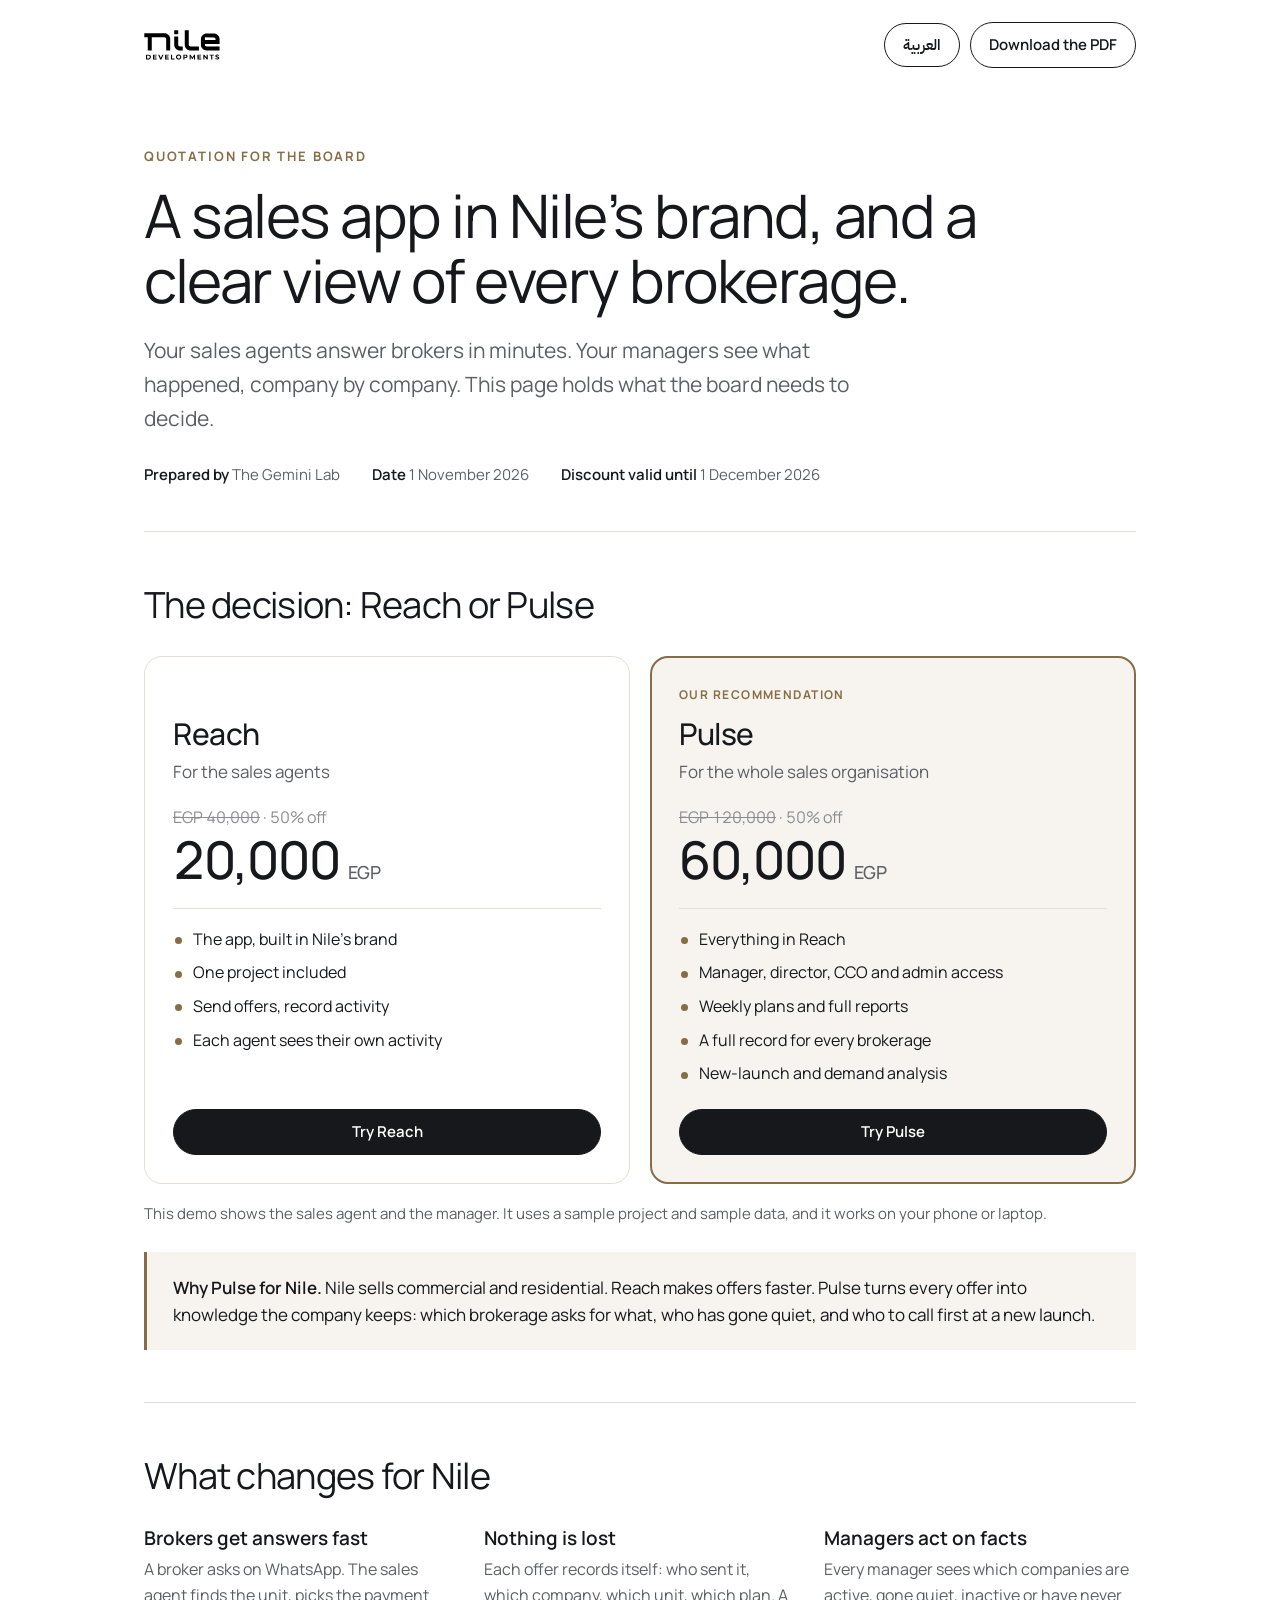
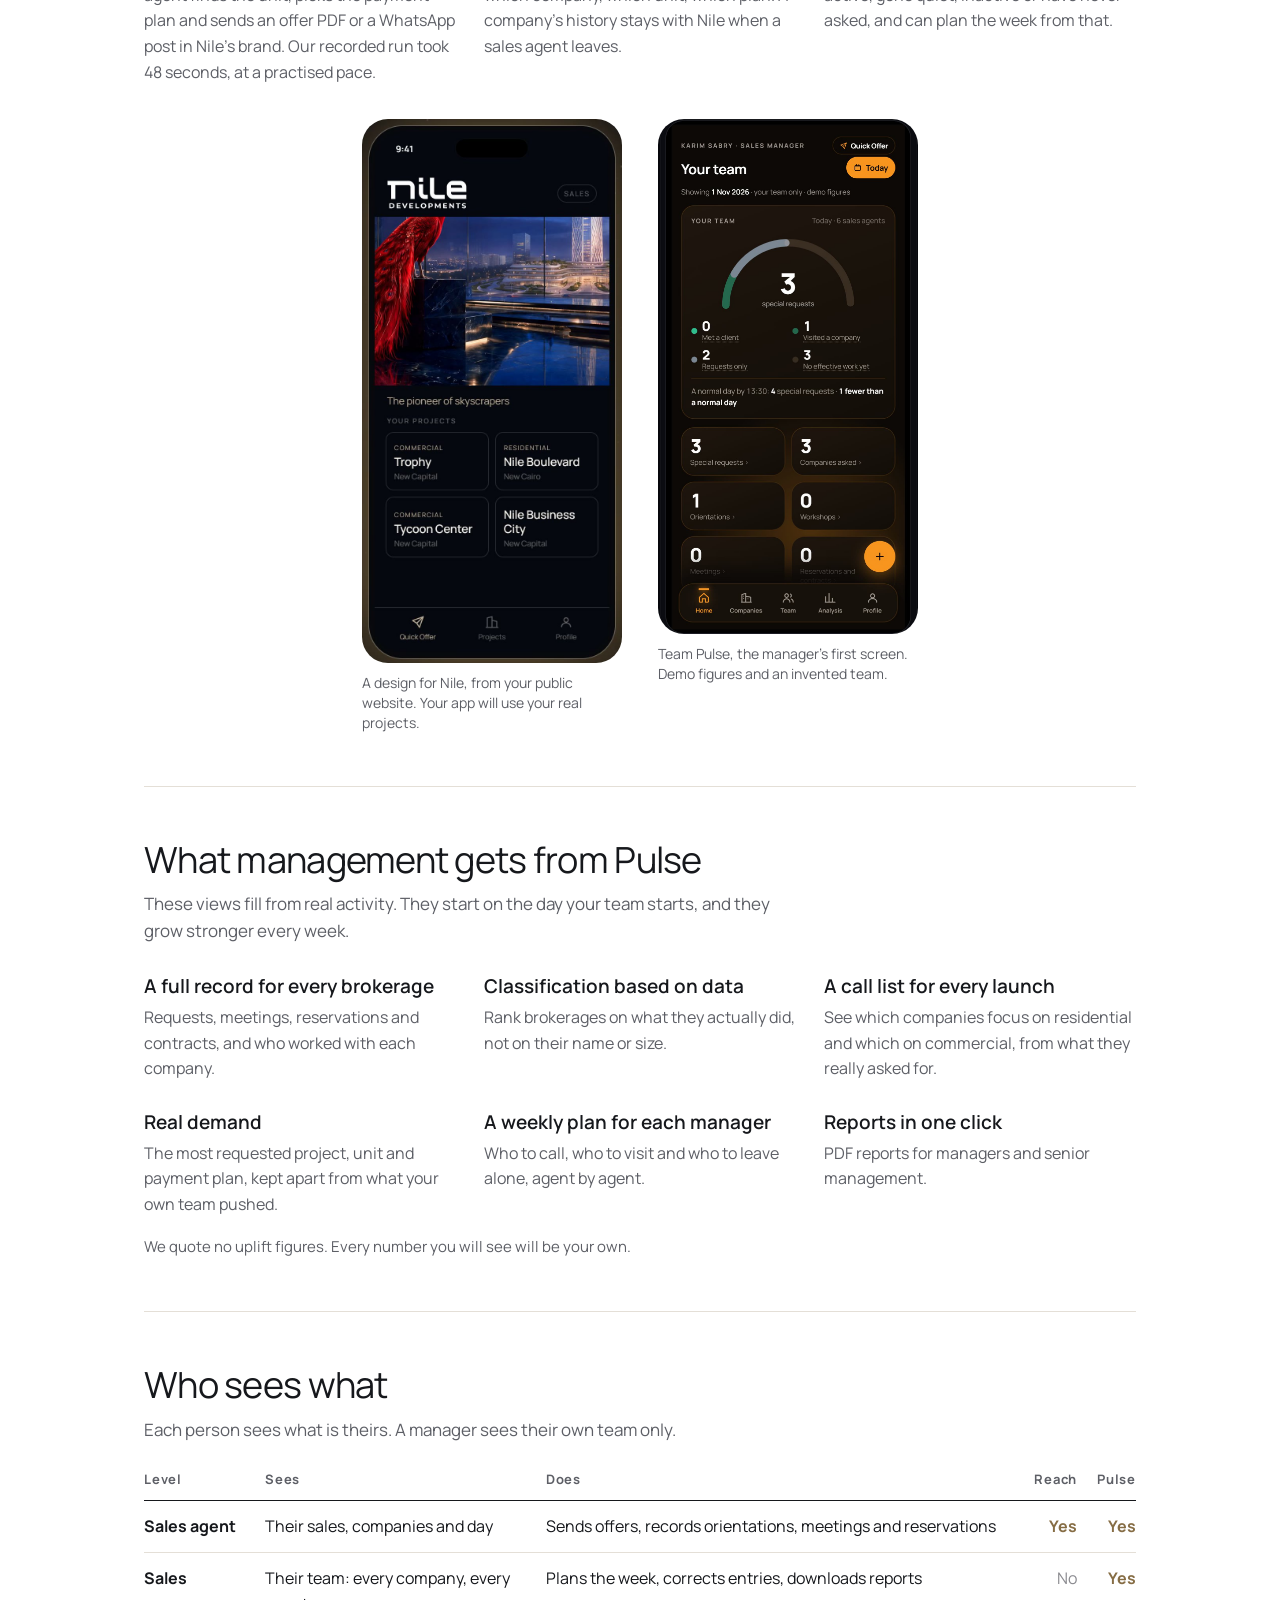
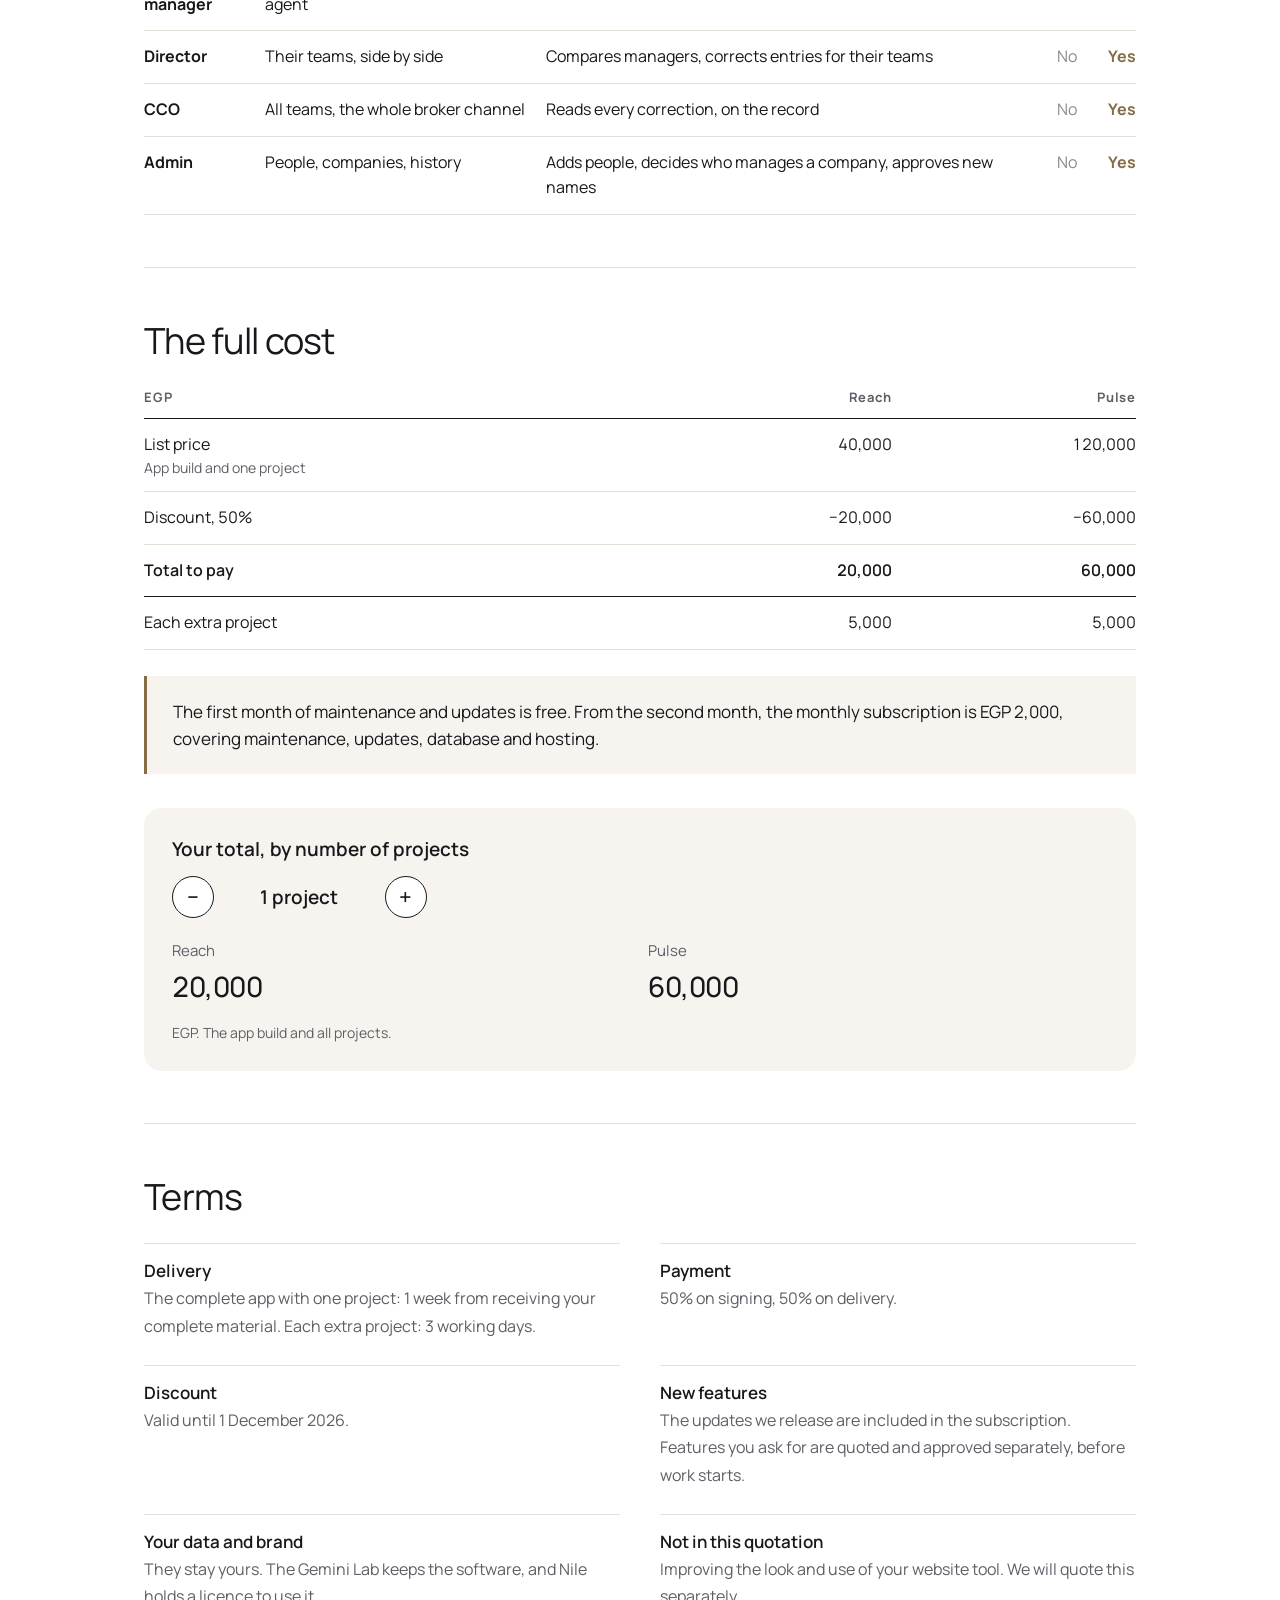
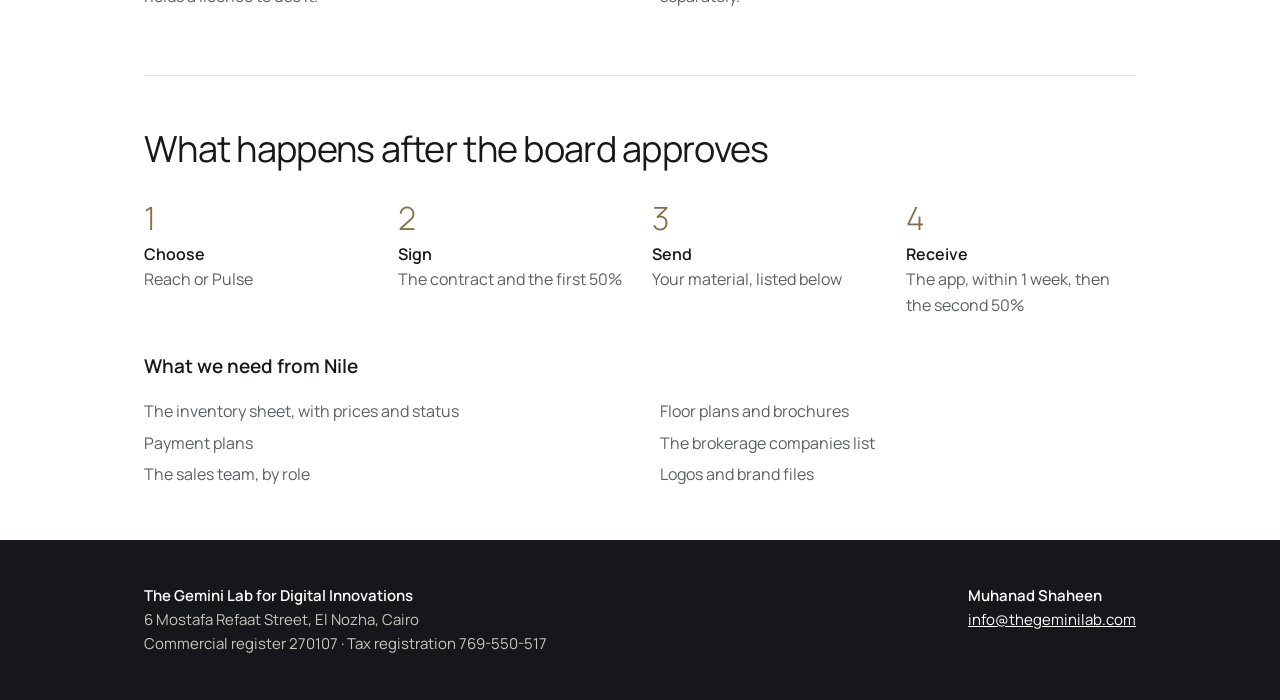
<file: index.html>
<!doctype html>
<html lang="en">
<head>
<meta charset="utf-8">
<meta name="viewport" content="width=device-width, initial-scale=1">
<meta name="robots" content="noindex, nofollow">
<title>Nile Developments Quotation</title>
<meta name="description" content="Quotation for the board of Nile Developments, prepared by The Gemini Lab.">
<style>
@font-face { font-family: Manrope; src: url(assets/manrope-latin-wght-normal.woff2) format('woff2'); font-weight: 200 800; font-display: swap; }
@font-face { font-family: 'Plex Arabic'; src: url(assets/ibm-plex-sans-arabic-arabic-300-normal.woff2) format('woff2'); font-weight: 300; font-display: swap; unicode-range: U+0600-06FF, U+200C-200E, U+FB50-FDFF, U+FE70-FEFF; }
@font-face { font-family: 'Plex Arabic'; src: url(assets/ibm-plex-sans-arabic-arabic-400-normal.woff2) format('woff2'); font-weight: 400; font-display: swap; unicode-range: U+0600-06FF, U+200C-200E, U+FB50-FDFF, U+FE70-FEFF; }
@font-face { font-family: 'Plex Arabic'; src: url(assets/ibm-plex-sans-arabic-arabic-500-normal.woff2) format('woff2'); font-weight: 500; font-display: swap; unicode-range: U+0600-06FF, U+200C-200E, U+FB50-FDFF, U+FE70-FEFF; }
@font-face { font-family: 'Plex Arabic'; src: url(assets/ibm-plex-sans-arabic-arabic-600-normal.woff2) format('woff2'); font-weight: 600; font-display: swap; unicode-range: U+0600-06FF, U+200C-200E, U+FB50-FDFF, U+FE70-FEFF; }
:root { --ink: #16181c; --mute: #5d5f66; --faint: #8b8b90; --line: #e4dfd7; --soft: #f7f4ef; --paper: #fff; --accent: #866D45; --deep: #15171b; }
* { box-sizing: border-box; }
html { -webkit-text-size-adjust: 100%; scroll-behavior: smooth; }
body { margin: 0; background: var(--paper); color: var(--ink); font: 400 17px/1.6 Manrope, 'Plex Arabic', system-ui, sans-serif; }
.wrap { max-width: 1040px; margin: 0 auto; padding: 0 24px; }
h1, h2, h3, p, ul, ol { margin: 0; padding: 0; }
ul, ol { list-style: none; }
.num { font-variant-numeric: tabular-nums; }

.tools { display: flex; align-items: center; gap: 10px; }
button.btn { background: none; font-family: inherit; cursor: pointer; }
.top { display: flex; align-items: center; justify-content: space-between; gap: 16px; padding: 22px 0; }
.top img { height: 30px; width: auto; display: block; }
.btn { display: inline-block; padding: 10px 18px; border: 1px solid var(--ink); border-radius: 999px; color: var(--ink); text-decoration: none; font-size: 15px; font-weight: 600; white-space: nowrap; }
.btn:hover { background: var(--ink); color: #fff; }

.hero { padding: 56px 0 44px; }
.eyebrow { font-size: 13px; font-weight: 700; letter-spacing: .14em; text-transform: uppercase; color: var(--accent); }
h1 { font-size: clamp(36px, 6vw, 60px); line-height: 1.08; font-weight: 400; letter-spacing: -.025em; margin-top: 16px; max-width: 16em; }
.lede { font-size: clamp(18px, 2.2vw, 21px); color: var(--mute); margin-top: 22px; max-width: 34em; }
.meta { display: flex; flex-wrap: wrap; gap: 8px 32px; margin-top: 28px; font-size: 15px; color: var(--mute); }
.meta b { color: var(--ink); font-weight: 600; }

section { padding: 52px 0; border-top: 1px solid var(--line); }
h2 { font-size: clamp(26px, 3.6vw, 36px); line-height: 1.15; font-weight: 400; letter-spacing: -.02em; }
.sub { color: var(--mute); margin-top: 10px; max-width: 38em; }

.cards { display: grid; grid-template-columns: 1fr 1fr; gap: 20px; margin-top: 30px; }
.card { border: 1px solid var(--line); border-radius: 18px; padding: 28px; display: flex; flex-direction: column; }
.card.rec { border: 2px solid var(--accent); padding: 27px; background: var(--soft); }
.card .tag { font-size: 12px; font-weight: 700; letter-spacing: .12em; text-transform: uppercase; color: var(--accent); min-height: 19px; }
.card h3 { font-size: 30px; font-weight: 500; letter-spacing: -.015em; margin-top: 6px; }
.card .for { color: var(--mute); }
.was { margin-top: 20px; font-size: 16px; color: var(--faint); }
.was s { text-decoration-thickness: 1px; }
.price { font-size: clamp(40px, 5.4vw, 52px); line-height: 1.1; font-weight: 500; letter-spacing: -.025em; }
.price small { font-size: 18px; font-weight: 500; letter-spacing: 0; color: var(--mute); }
.vat { font-size: 15px; color: var(--mute); margin-top: 4px; }
.card ul { margin-top: 20px; padding-top: 18px; border-top: 1px solid var(--line); display: grid; gap: 8px; font-size: 16px; }
.card li { padding-inline-start: 20px; position: relative; }
.card li::before { content: ''; position: absolute; inset-inline-start: 2px; top: .66em; width: 7px; height: 7px; border-radius: 50%; background: var(--accent); }
.note { font-size: 15px; color: var(--mute); margin-top: 18px; }
.card .try { margin-top: auto; padding-top: 22px; }
.card .try .btn { display: block; text-align: center; background: var(--ink); color: #fff; }
.card .try .btn:hover { background: var(--accent); border-color: var(--accent); }
.why { margin-top: 26px; padding: 22px 26px; border-inline-start: 3px solid var(--accent); background: var(--soft); }
.why b { font-weight: 600; }

.three { display: grid; grid-template-columns: repeat(3, 1fr); gap: 28px; margin-top: 30px; }
.three h3, .five h3 { font-size: 19px; font-weight: 600; line-height: 1.3; }
.three p, .five p { color: var(--mute); font-size: 16px; margin-top: 6px; }

.split { display: grid; grid-template-columns: minmax(0, 1fr) minmax(0, 300px); gap: 44px; align-items: start; margin-top: 30px; }
.five { display: grid; gap: 22px; }
figure { margin: 0; }
figure img { display: block; width: 100%; height: auto; border-radius: 26px; background: var(--deep); }
figcaption { font-size: 14px; line-height: 1.45; color: var(--mute); margin-top: 10px; }
.yours { display: grid; grid-template-columns: repeat(2, minmax(0, 260px)); gap: 36px; justify-content: center; margin-top: 34px; }

table { width: 100%; border-collapse: collapse; margin-top: 26px; font-size: 16px; }
th { font-size: 13px; font-weight: 700; letter-spacing: .06em; text-align: start; color: var(--mute); padding: 0 12px 10px 0; border-bottom: 1px solid var(--ink); }
td { padding: 13px 12px 13px 0; border-bottom: 1px solid var(--line); vertical-align: top; }
td.r, th.r { text-align: right; padding-right: 0; padding-left: 20px; white-space: nowrap; }
td small { display: block; color: var(--mute); font-size: 14px; line-height: 1.45; }
tr.sum td { font-weight: 600; border-bottom: 1px solid var(--ink); }
.yes { color: var(--accent); font-weight: 700; }
.no { color: var(--faint); }

.calc { margin-top: 34px; padding: 26px 28px; background: var(--soft); border-radius: 18px; }
.calc h3 { font-size: 19px; font-weight: 600; }
.step { display: flex; align-items: center; gap: 14px; margin-top: 12px; }
.step button { width: 42px; height: 42px; border-radius: 50%; border: 1px solid var(--ink); background: #fff; color: var(--ink); font: 500 22px/1 Manrope, sans-serif; cursor: pointer; }
.step output { font-size: 19px; font-weight: 600; min-width: 7.5em; text-align: center; }
.calc .out { display: grid; grid-template-columns: 1fr 1fr; gap: 16px; margin-top: 18px; }
.calc .out b { display: block; font-size: 28px; font-weight: 500; letter-spacing: -.015em; }
.calc .out span { font-size: 15px; color: var(--mute); }
.calc .small { font-size: 14px; color: var(--mute); margin-top: 14px; }

.terms { display: grid; grid-template-columns: 1fr 1fr; gap: 12px 40px; margin-top: 26px; }
.terms div { padding: 13px 0; border-top: 1px solid var(--line); }
.terms b { display: block; font-weight: 600; }
.terms span { color: var(--mute); font-size: 16px; }

.steps { counter-reset: n; display: grid; grid-template-columns: repeat(4, 1fr); gap: 24px; margin-top: 30px; }
.steps li { counter-increment: n; font-size: 16px; color: var(--mute); }
.steps li::before { content: counter(n); display: block; font-size: 32px; font-weight: 300; color: var(--accent); line-height: 1.2; margin-bottom: 4px; }
.steps b { display: block; color: var(--ink); font-weight: 600; }
.need { display: grid; grid-template-columns: 1fr 1fr; gap: 6px 40px; margin-top: 18px; font-size: 16px; color: var(--mute); }

footer { background: var(--deep); color: #c9c7c1; padding: 44px 0; font-size: 15px; }
footer .co { display: flex; flex-wrap: wrap; justify-content: space-between; gap: 18px 48px; }
footer b { color: #fff; font-weight: 600; }
footer a { color: #fff; }

html[dir=rtl] body { line-height: 1.75; }
html[dir=rtl] h1, html[dir=rtl] h2, html[dir=rtl] .price, html[dir=rtl] .card h3, html[dir=rtl] .eyebrow, html[dir=rtl] .card .tag, html[dir=rtl] th, html[dir=rtl] .calc .out b { letter-spacing: 0; }
html[dir=rtl] h1 { line-height: 1.3; }
html[dir=rtl] h2 { line-height: 1.35; }
html[dir=rtl] td.r, html[dir=rtl] th.r { direction: ltr; text-align: left; padding-left: 0; padding-right: 20px; }
html[dir=rtl] td { padding-left: 12px; padding-right: 0; }
html[dir=rtl] th { padding-left: 12px; padding-right: 0; }

@media screen and (max-width: 760px) {
  .btn { padding: 8px 13px; font-size: 14px; }
  body { font-size: 16px; }
  .wrap { padding: 0 16px; }
  .top img { height: 24px; }
  .hero { padding: 32px 0 34px; }
  section { padding: 40px 0; }
  .cards, .three, .split, .terms, .need, .calc .out { grid-template-columns: minmax(0, 1fr); }
  .steps { grid-template-columns: 1fr 1fr; }
  .card { padding: 22px; } .card.rec { padding: 21px; }
  .split { gap: 32px; }
  .split figure { max-width: 280px; margin: 0 auto; }
  .yours { grid-template-columns: repeat(2, minmax(0, 1fr)); gap: 14px; }
  figure img { border-radius: 16px; }
  .levels thead { display: none; }
  .levels tr { display: block; padding: 12px 0; border-bottom: 1px solid var(--line); }
  .levels td { display: block; border: 0; padding: 0; }
  .levels td.pk { display: inline; color: var(--mute); font-size: 14px; }
  .levels td.pk::before { content: attr(data-l) ' '; }
  .levels td.pk + td.pk { margin-left: 14px; }
}
@page { size: A4; margin: 15mm 15mm 14mm; }
@media print {
  html[dir=rtl] body { line-height: 1.6; }
  html[dir=rtl] h1 { font-size: 25pt; }
  html, body { font-size: 10.5pt; line-height: 1.45; }
  * { -webkit-print-color-adjust: exact; print-color-adjust: exact; }
  .wrap { max-width: none; padding: 0; }
  .btn, .noprint { display: none !important; }
  .top { padding: 0 0 6mm; }
  .hero { padding: 0 0 6mm; }
  h1 { font-size: 27pt; margin-top: 2mm; } .lede { font-size: 12pt; margin-top: 3mm; } .meta { margin-top: 4mm; font-size: 10pt; }
  section { padding: 6mm 0; }
  h2 { font-size: 18pt; }
  .card { break-inside: avoid; padding: 5mm; } .card.rec { padding: 5mm; }
  .cards { margin-top: 4mm; gap: 4mm; } .card h3 { font-size: 18pt; } .price { font-size: 26pt; } .card ul { margin-top: 3mm; padding-top: 3mm; gap: 1mm; font-size: 10pt; }
  .why { margin-top: 4mm; padding: 3mm 5mm; }
  .pb { break-before: page; border-top: 0; padding-top: 0; }
  .three { margin-top: 4mm; gap: 6mm; } .three p, .five p, .terms span, .steps li, .need { font-size: 10pt; }
  .split { grid-template-columns: minmax(0, 1fr) 46mm; gap: 8mm; margin-top: 4mm; } .five { gap: 3mm; } .three h3, .five h3 { font-size: 11pt; }
  .yours { grid-template-columns: repeat(2, 40mm); gap: 10mm; margin-top: 4mm; } figcaption { font-size: 8.5pt; }
  table { font-size: 10pt; margin-top: 3mm; } td { padding: 1.8mm 2mm 1.8mm 0; } td small { font-size: 9pt; } th { font-size: 8.5pt; }
  tr, .terms div, .steps li { break-inside: avoid; }
  .terms { margin-top: 3mm; gap: 0 10mm; } .terms div { padding: 2mm 0; }
  .steps { margin-top: 4mm; gap: 5mm; } .steps li::before { font-size: 20pt; }
  .need { margin-top: 2mm; }
  footer { background: none; color: var(--mute); padding: 5mm 0 0; border-top: 1px solid var(--line); font-size: 9pt; } footer b, footer a { color: var(--ink); text-decoration: none; }
}
</style>
</head>
<body>

<div class="wrap">
  <header class="top">
    <img src="assets/nile-wordmark-black.svg" alt="Nile Developments">
    <div class="tools"><button type="button" class="btn" id="lang" lang="ar">العربية</button><a class="btn" id="pdf" href="Nile%20Developments%20-%20Quotation.pdf" download>Download the PDF</a></div>
  </header>

  <div class="hero">
    <div class="eyebrow">Quotation for the board</div>
    <h1>A sales app in Nile’s brand, and a clear view of every brokerage.</h1>
    <p class="lede">Your sales agents answer brokers in minutes. Your managers see what happened, company by company. This page holds what the board needs to decide.</p>
    <div class="meta"><span><b>Prepared by</b> The Gemini Lab</span><span><b>Date</b> 1 November 2026</span><span><b>Discount valid until</b> 1 December 2026</span></div>
  </div>
</div>

<main class="wrap">

  <section>
    <h2>The decision: Reach or Pulse</h2>
    <div class="cards">
      <article class="card">
        <div class="tag">&nbsp;</div>
        <h3>Reach</h3>
        <p class="for">For the sales agents</p>
        <p class="was num"><s>EGP 40,000</s> · 50% off</p>
        <p class="price num">20,000 <small>EGP</small></p>
        <ul>
          <li>The app, built in Nile’s brand</li>
          <li>One project included</li>
          <li>Send offers, record activity</li>
          <li>Each agent sees their own activity</li>
        </ul>
        <div class="try noprint"><a class="btn" id="tryReach" href="try/?app=reach">Try Reach</a></div>
      </article>
      <article class="card rec">
        <div class="tag">Our recommendation</div>
        <h3>Pulse</h3>
        <p class="for">For the whole sales organisation</p>
        <p class="was num"><s>EGP 120,000</s> · 50% off</p>
        <p class="price num">60,000 <small>EGP</small></p>
        <ul>
          <li>Everything in Reach</li>
          <li>Manager, director, CCO and admin access</li>
          <li>Weekly plans and full reports</li>
          <li>A full record for every brokerage</li>
          <li>New-launch and demand analysis</li>
        </ul>
        <div class="try noprint"><a class="btn" id="tryPulse" href="try/?app=pulse">Try Pulse</a></div>
      </article>
    </div>
    <p class="note noprint">This demo shows the sales agent and the manager. It uses a sample project and sample data, and it works on your phone or laptop.</p>
    <div class="why"><b>Why Pulse for Nile.</b> Nile sells commercial and residential. Reach makes offers faster. Pulse turns every offer into knowledge the company keeps: which brokerage asks for what, who has gone quiet, and who to call first at a new launch.</div>
  </section>

  <section class="pb">
    <h2>What changes for Nile</h2>
    <div class="three">
      <div><h3>Brokers get answers fast</h3><p>A broker asks on WhatsApp. The sales agent finds the unit, picks the payment plan and sends an offer PDF or a WhatsApp post in Nile’s brand. Our recorded run took 48 seconds, at a practised pace.</p></div>
      <div><h3>Nothing is lost</h3><p>Each offer records itself: who sent it, which company, which unit, which plan. A company’s history stays with Nile when a sales agent leaves.</p></div>
      <div><h3>Managers act on facts</h3><p>Every manager sees which companies are active, gone quiet, inactive or have never asked, and can plan the week from that.</p></div>
    </div>
    <div class="yours">
      <figure><img src="assets/nile-phone.jpg" alt="A design of the app in Nile Developments' brand, listing four Nile projects" width="330" height="690"><figcaption>A design for Nile, from your public website. Your app will use your real projects.</figcaption></figure>
      <figure><img src="assets/pulse-phone.jpg" alt="The Team Pulse first screen for a sales manager, showing today's team activity" width="518" height="1026"><figcaption>Team Pulse, the manager’s first screen. Demo figures and an invented team.</figcaption></figure>
    </div>
  </section>

  <section>
    <h2>What management gets from Pulse</h2>
    <p class="sub">These views fill from real activity. They start on the day your team starts, and they grow stronger every week.</p>
    <div class="three">
      <div><h3>A full record for every brokerage</h3><p>Requests, meetings, reservations and contracts, and who worked with each company.</p></div>
      <div><h3>Classification based on data</h3><p>Rank brokerages on what they actually did, not on their name or size.</p></div>
      <div><h3>A call list for every launch</h3><p>See which companies focus on residential and which on commercial, from what they really asked for.</p></div>
      <div><h3>Real demand</h3><p>The most requested project, unit and payment plan, kept apart from what your own team pushed.</p></div>
      <div><h3>A weekly plan for each manager</h3><p>Who to call, who to visit and who to leave alone, agent by agent.</p></div>
      <div><h3>Reports in one click</h3><p>PDF reports for managers and senior management.</p></div>
    </div>
    <p class="note">We quote no uplift figures. Every number you will see will be your own.</p>
  </section>

  <section class="pb">
    <h2>Who sees what</h2>
    <p class="sub">Each person sees what is theirs. A manager sees their own team only.</p>
    <table class="levels">
      <thead><tr><th>Level</th><th>Sees</th><th>Does</th><th class="r">Reach</th><th class="r">Pulse</th></tr></thead>
      <tbody>
        <tr><td><b>Sales agent</b></td><td>Their sales, companies and day</td><td>Sends offers, records orientations, meetings and reservations</td><td class="r pk yes" data-l="Reach">Yes</td><td class="r pk yes" data-l="Pulse">Yes</td></tr>
        <tr><td><b>Sales manager</b></td><td>Their team: every company, every agent</td><td>Plans the week, corrects entries, downloads reports</td><td class="r pk no" data-l="Reach">No</td><td class="r pk yes" data-l="Pulse">Yes</td></tr>
        <tr><td><b>Director</b></td><td>Their teams, side by side</td><td>Compares managers, corrects entries for their teams</td><td class="r pk no" data-l="Reach">No</td><td class="r pk yes" data-l="Pulse">Yes</td></tr>
        <tr><td><b>CCO</b></td><td>All teams, the whole broker channel</td><td>Reads every correction, on the record</td><td class="r pk no" data-l="Reach">No</td><td class="r pk yes" data-l="Pulse">Yes</td></tr>
        <tr><td><b>Admin</b></td><td>People, companies, history</td><td>Adds people, decides who manages a company, approves new names</td><td class="r pk no" data-l="Reach">No</td><td class="r pk yes" data-l="Pulse">Yes</td></tr>
      </tbody>
    </table>
  </section>

  <section>
    <h2>The full cost</h2>
    <table class="num">
      <thead><tr><th>EGP</th><th class="r">Reach</th><th class="r">Pulse</th></tr></thead>
      <tbody>
        <tr><td>List price<small>App build and one project</small></td><td class="r">40,000</td><td class="r">120,000</td></tr>
        <tr><td>Discount, 50%</td><td class="r">−20,000</td><td class="r">−60,000</td></tr>
        <tr class="sum"><td>Total to pay</td><td class="r">20,000</td><td class="r">60,000</td></tr>
        <tr><td>Each extra project</td><td class="r">5,000</td><td class="r">5,000</td></tr>
      </tbody>
    </table>

    <p class="why">The first month of maintenance and updates is free. From the second month, the monthly subscription is EGP 2,000, covering maintenance, updates, database and hosting.</p>

    <div class="calc noprint">
      <h3>Your total, by number of projects</h3>
      <div class="step"><button type="button" id="less" aria-label="One project fewer">−</button><output id="n" aria-live="polite">1 project</output><button type="button" id="more" aria-label="One project more">+</button></div>
      <div class="out num"><div><span>Reach</span><b id="yr">20,000</b></div><div><span>Pulse</span><b id="yp">60,000</b></div></div>
      <p class="small">EGP. The app build and all projects.</p>
    </div>
  </section>

  <section class="pb">
    <h2>Terms</h2>
    <div class="terms">
      <div><b>Delivery</b><span>The complete app with one project: 1 week from receiving your complete material. Each extra project: 3 working days.</span></div>
      <div><b>Payment</b><span>50% on signing, 50% on delivery.</span></div>
      <div><b>Discount</b><span>Valid until 1 December 2026.</span></div>
      <div><b>New features</b><span>The updates we release are included in the subscription. Features you ask for are quoted and approved separately, before work starts.</span></div>
      <div><b>Your data and brand</b><span>They stay yours. The Gemini Lab keeps the software, and Nile holds a licence to use it.</span></div>
      <div><b>Not in this quotation</b><span>Improving the look and use of your website tool. We will quote this separately.</span></div>
    </div>
  </section>

  <section>
    <h2>What happens after the board approves</h2>
    <ol class="steps">
      <li><b>Choose</b>Reach or Pulse</li>
      <li><b>Sign</b>The contract and the first 50%</li>
      <li><b>Send</b>Your material, listed below</li>
      <li><b>Receive</b>The app, within 1 week, then the second 50%</li>
    </ol>
    <h3 style="font-size:19px;font-weight:600;margin-top:32px">What we need from Nile</h3>
    <ul class="need">
      <li>The inventory sheet, with prices and status</li>
      <li>Floor plans and brochures</li>
      <li>Payment plans</li>
      <li>The brokerage companies list</li>
      <li>The sales team, by role</li>
      <li>Logos and brand files</li>
    </ul>
  </section>
</main>

<footer>
  <div class="wrap co">
    <div><b>The Gemini Lab for Digital Innovations</b><br>6 Mostafa Refaat Street, El Nozha, Cairo<br>Commercial register 270107 · Tax registration 769-550-517</div>
    <div><b>Muhanad Shaheen</b><br><a href="mailto:info@thegeminilab.com">info@thegeminilab.com</a></div>
  </div>
</footer>

<script src="assets/ar.js"></script>
<script>
(function () {
  var n = 1, EXTRA = 5000, lang = 'en', AR = window.AR;
  var f = function (x) { return Math.round(x).toLocaleString('en-US'); };
  /* every piece of text, with its English kept beside it */
  var nodes = [], w = document.createTreeWalker(document.body, NodeFilter.SHOW_TEXT, null), t;
  while ((t = w.nextNode())) {
    if (/^(SCRIPT|STYLE)$/.test(t.parentNode.nodeName) || t.parentNode.id === 'lang' || t.parentNode.id === 'n' || !t.nodeValue.trim()) continue;
    nodes.push({ node: t, en: t.nodeValue });
  }
  function count() {
    if (lang === 'en') return n + (n === 1 ? ' project' : ' projects');
    return n === 1 ? AR['1 project'] : n === 2 ? 'مشروعان' : n + (n <= 10 ? ' مشروعات' : ' مشروعًا');
  }
  function draw() {
    document.getElementById('n').textContent = count();
    var add = (n - 1) * EXTRA;
    document.getElementById('yr').textContent = f(20000 + add);
    document.getElementById('yp').textContent = f(60000 + add);
    document.getElementById('less').disabled = n === 1;
  }
  function setLang(l) {
    lang = l;
    var ar = l === 'ar', root = document.documentElement;
    root.lang = l; root.dir = ar ? 'rtl' : 'ltr';
    nodes.forEach(function (x) {
      var key = x.en.trim(), head = x.en.match(/^\s*/)[0], tail = x.en.match(/\s*$/)[0];
      x.node.nodeValue = ar && AR[key] ? head + AR[key].replace(/[0-9]+%/g, function (p) { return String.fromCharCode(0x2066) + p + String.fromCharCode(0x2069); }) + tail : x.en;
    });
    var b = document.getElementById('lang'); b.textContent = ar ? 'English' : 'العربية'; b.lang = ar ? 'en' : 'ar';
    document.getElementById('pdf').href = ar ? 'Nile%20Developments%20-%20Quotation%20(Arabic).pdf' : 'Nile%20Developments%20-%20Quotation.pdf';
    document.title = ar ? 'عرض سعر نايل' : 'Nile Developments Quotation';
    document.getElementById('tryReach').href = 'try/?app=reach' + (ar ? '&lang=ar' : '');
    document.getElementById('tryPulse').href = 'try/?app=pulse' + (ar ? '&lang=ar' : '');
    try { history.replaceState(null, '', ar ? '?lang=ar' : location.pathname); } catch (e) {}
    draw();
  }
  document.getElementById('lang').addEventListener('click', function () { setLang(lang === 'ar' ? 'en' : 'ar'); });
  document.getElementById('less').addEventListener('click', function () { if (n > 1) { n--; draw(); } });
  document.getElementById('more').addEventListener('click', function () { if (n < 20) { n++; draw(); } });
  setLang(/[?&]lang=ar/.test(location.search) ? 'ar' : 'en');
})();
</script>
</body>
</html>
</file>
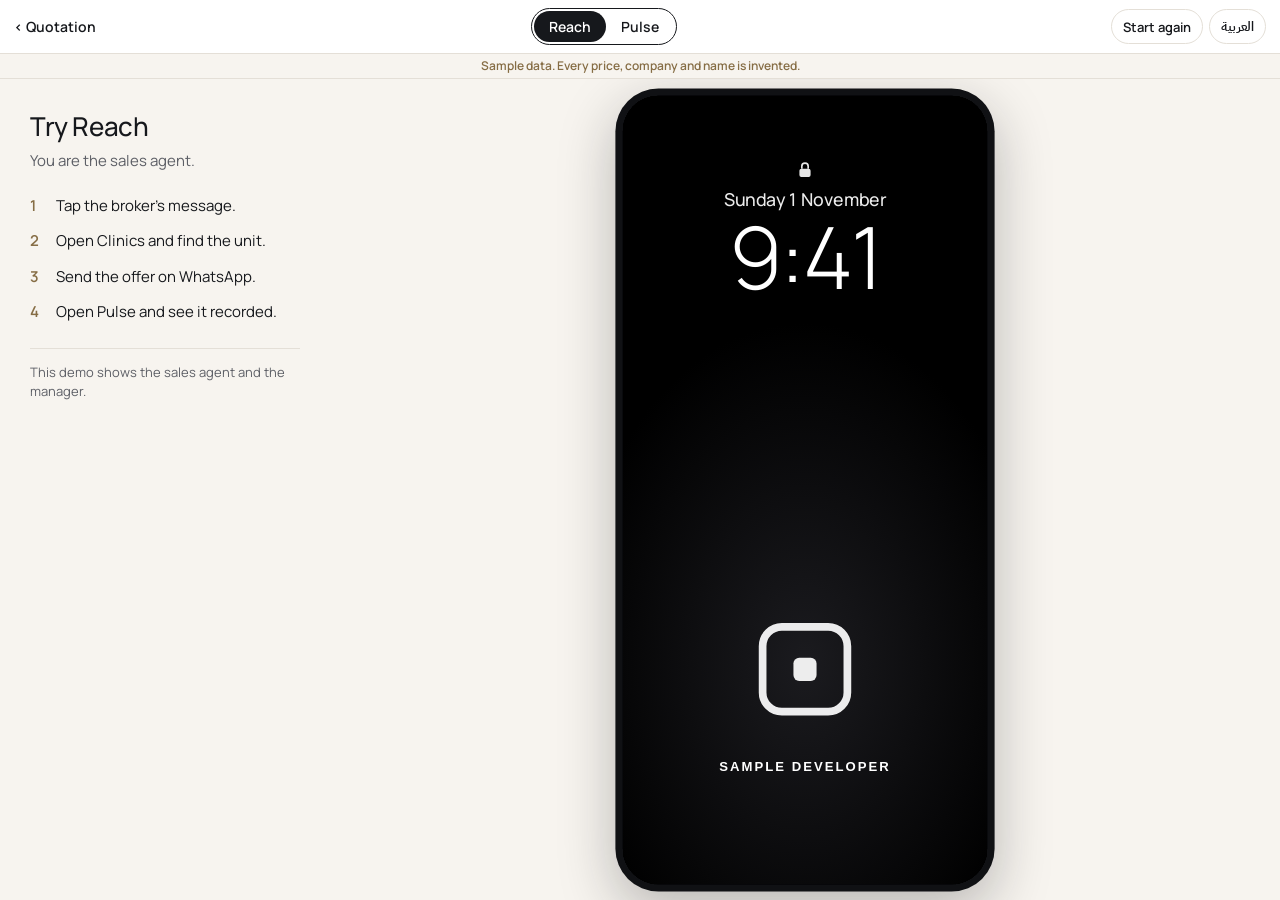
<file: try/index.html>
<!doctype html>
<html lang="en">
<head>
<meta charset="utf-8">
<meta name="viewport" content="width=device-width, initial-scale=1, viewport-fit=cover">
<meta name="robots" content="noindex, nofollow">
<meta http-equiv="Content-Security-Policy" content="default-src 'self' data: blob: 'unsafe-inline'; frame-src 'self' blob:; form-action 'none'; base-uri 'none'">
<title>Try the app</title>
<link rel="icon" href="data:,">
<link rel="stylesheet" href="fonts.css">
<style>
:root { --ink: #16181c; --mute: #5d5f66; --line: #e4dfd7; --soft: #f7f4ef; --paper: #fff; --accent: #866D45; --deep: #15171b; }
* { box-sizing: border-box; }
html, body { height: 100%; margin: 0; }
body { background: var(--soft); color: var(--ink); font: 400 15px/1.5 Manrope, 'IBM Plex Sans Arabic', system-ui, sans-serif; display: flex; flex-direction: column; height: 100dvh; overflow: hidden; }
button, a { font-family: inherit; }
.bar { flex: none; display: flex; align-items: center; gap: 10px; padding: 8px 14px; padding-top: max(8px, env(safe-area-inset-top)); background: var(--paper); border-bottom: 1px solid var(--line); min-height: 52px; }
.back { color: var(--ink); text-decoration: none; font-weight: 600; font-size: 14px; white-space: nowrap; }
.seg { display: flex; border: 1px solid var(--ink); border-radius: 999px; padding: 2px; margin-inline-start: auto; }
.seg button { border: 0; background: none; color: var(--ink); font-size: 14px; font-weight: 600; padding: 6px 15px; border-radius: 999px; cursor: pointer; }
.seg button[aria-pressed=true] { background: var(--ink); color: #fff; }
.seg button.go { background: var(--accent); color: #fff; animation: ask 1.5s ease-in-out infinite; }
@keyframes ask { 50% { box-shadow: 0 0 0 6px rgba(134,109,69,.22); } }
.tools { display: flex; gap: 6px; margin-inline-start: auto; }
.tool { border: 1px solid var(--line); background: none; color: var(--ink); font-size: 13px; font-weight: 600; padding: 7px 11px; border-radius: 999px; cursor: pointer; white-space: nowrap; }
.tool:hover { border-color: var(--ink); }
.strip { flex: none; text-align: center; font-size: 12px; font-weight: 600; color: var(--accent); background: var(--soft); border-bottom: 1px solid var(--line); padding: 3px 12px; }
.main { flex: 1; min-height: 0; display: flex; }
.side { display: none; width: 330px; flex: none; padding: 32px 30px; overflow: auto; }
.side h1 { font-size: 26px; line-height: 1.2; font-weight: 500; letter-spacing: -.015em; margin: 0; }
.side .who { color: var(--mute); margin: 8px 0 0; }
.side ol { list-style: none; margin: 22px 0 0; padding: 0; display: grid; gap: 13px; counter-reset: n; }
.side li { counter-increment: n; display: grid; grid-template-columns: 26px 1fr; font-size: 15px; }
.side li::before { content: counter(n); color: var(--accent); font-weight: 600; }
.side .all { font-size: 13px; color: var(--mute); margin: 24px 0 0; padding-top: 14px; border-top: 1px solid var(--line); }
.stage { flex: 1; min-width: 0; min-height: 0; position: relative; display: flex; align-items: center; justify-content: center; overflow: hidden; background: var(--deep); }
#frame { display: block; border: 0; background: #000; width: 100%; height: 100%; }
.case { width: 100%; height: 100%; }
.wait { position: absolute; inset: 0; display: flex; flex-direction: column; align-items: center; justify-content: center; gap: 12px; color: #cfccc5; font-size: 14px; background: var(--deep); transition: opacity .3s; text-align: center; padding: 20px; }
.wait[hidden] { display: none; }
.spin { width: 26px; height: 26px; border-radius: 50%; border: 2px solid rgba(255,255,255,.2); border-top-color: #fff; animation: sp .9s linear infinite; }
@keyframes sp { to { transform: rotate(360deg); } }
.tell { position: absolute; left: 50%; top: 64px; transform: translateX(-50%); width: min(92%, 360px); background: #fff; color: var(--ink); border-radius: 14px; padding: 12px 14px; font-size: 14px; line-height: 1.4; box-shadow: 0 10px 30px rgba(0,0,0,.35); display: flex; gap: 10px; align-items: flex-start; }
.tell[hidden] { display: none; }
.tell button { border: 0; background: none; font-size: 17px; line-height: 1; cursor: pointer; color: var(--mute); padding: 1px 2px; }
.tell span { flex: 1; }
/* a laptop or a tablet: the app in a phone, as tall as the window allows */
body.framed .stage { background: var(--soft); }
body.framed .case { flex: none; width: 406px; height: 860px; padding: 8px; background: #101114; border-radius: 46px; box-shadow: 0 20px 60px rgba(20,20,25,.28); transform-origin: center; }
body.framed #frame { width: 390px; height: 844px; border-radius: 38px; }
body.framed .wait { border-radius: 46px; }
/* Pulse on a laptop opens wide, as a manager would read it */
body.framed.wide .case { width: 100%; height: 100%; padding: 0; background: none; border-radius: 0; box-shadow: none; transform: none !important; }
body.framed.wide #frame { width: 100%; height: 100%; border-radius: 0; }
@media (min-width: 900px) { .side { display: block; } }
@media (max-width: 470px) { .bar { gap: 6px; padding-inline: 10px; } .seg button { padding: 6px 11px; } .tool { padding: 7px 9px; font-size: 12px; } .back { font-size: 13px; } }
html[dir=rtl] .side h1 { letter-spacing: 0; line-height: 1.35; }
</style>
</head>
<body>
<header class="bar">
  <a class="back" id="back" href="../"><span data-t>Quotation</span></a>
  <div class="seg" role="group" aria-label="Choose"><button type="button" id="reach">Reach</button><button type="button" id="pulse">Pulse</button></div>
  <div class="tools"><button type="button" class="tool" id="again"><span data-t>Start again</span></button><button type="button" class="tool" id="lang" lang="ar">العربية</button></div>
</header>
<div class="strip"><span data-t>Sample data. Every price, company and name is invented.</span></div>
<div class="main">
  <aside class="side">
    <div id="sideReach">
      <h1><span data-t>Try Reach</span></h1>
      <p class="who"><span data-t>You are the sales agent.</span></p>
      <ol><li><span data-t>Tap the broker’s message.</span></li><li><span data-t>Open Clinics and find the unit.</span></li><li><span data-t>Send the offer on WhatsApp.</span></li><li><span data-t>Open Pulse and see it recorded.</span></li></ol>
    </div>
    <div id="sidePulse" hidden>
      <h1><span data-t>Try Pulse</span></h1>
      <p class="who"><span data-t>You are the sales manager.</span></p>
      <ol><li><span data-t>Read today’s team activity.</span></li><li><span data-t>Open Companies and tap a company.</span></li><li><span data-t>Open Team and tap a sales agent.</span></li><li><span data-t>Open Analysis and make a report.</span></li></ol>
    </div>
    <p class="all"><span data-t>This demo shows the sales agent and the manager.</span></p>
  </aside>
  <div class="stage">
    <div class="case" id="case"><iframe id="frame" title="The app" allow="clipboard-write"></iframe></div>
    <div class="wait" id="wait"><span class="spin"></span><span data-t>Opening the app…</span></div>
    <div class="tell" id="tell" hidden role="status"><span id="tellText"></span><button type="button" id="tellX" aria-label="Close">✕</button></div>
  </div>
</div>
<script src="../assets/ar.js"></script>
<script>
(function () {
  'use strict';
  var $ = function (id) { return document.getElementById(id); };
  var AR = window.AR || {}, qs = new URLSearchParams(location.search);
  var app = qs.get('app') === 'pulse' ? 'pulse' : 'reach', lang = qs.get('lang') === 'ar' ? 'ar' : 'en', sent = null, tellT = null, loads = 0;
  var frame = $('frame'), caseBox = $('case');
  var words = [].map.call(document.querySelectorAll('[data-t]'), function (el) { return { el: el, en: el.textContent }; });
  var say = function (en) { return lang === 'ar' && AR[en] ? AR[en] : en; };
  var store = function () { try { return window.sessionStorage; } catch (e) { return null; } };
  try { var was = store().getItem('try.sent'); if (was) sent = JSON.parse(was); } catch (e) { }

  function tell(text, ms) {
    $('tellText').textContent = text; $('tell').hidden = false;
    clearTimeout(tellT); if (ms) tellT = setTimeout(function () { $('tell').hidden = true; }, ms);
  }
  function fit() {
    var w = window.innerWidth, framed = w >= 600, wide = app === 'pulse' && w >= 900;
    document.body.classList.toggle('framed', framed); document.body.classList.toggle('wide', framed && wide);
    if (framed && !wide) {
      var st = $('case').parentNode.getBoundingClientRect(), s = Math.min(1, (st.height - 20) / 860, (st.width - 20) / 406);
      caseBox.style.transform = 'scale(' + s.toFixed(3) + ')';
    } else caseBox.style.transform = '';
  }
  function dress() {
    var ar = lang === 'ar', root = document.documentElement;
    root.lang = lang; root.dir = ar ? 'rtl' : 'ltr';
    words.forEach(function (x) { x.el.textContent = say(x.en); });
    document.title = say('Try the app');
    $('lang').textContent = ar ? 'English' : 'العربية'; $('lang').lang = ar ? 'en' : 'ar';
    $('back').href = ar ? '../?lang=ar' : '../';
    $('back').firstChild.textContent = (ar ? '‹ ' : '‹ ') + say('Quotation');
    $('reach').setAttribute('aria-pressed', app === 'reach'); $('pulse').setAttribute('aria-pressed', app === 'pulse');
    $('sideReach').hidden = app !== 'reach'; $('sidePulse').hidden = app !== 'pulse';
    $('pulse').classList.toggle('go', app === 'reach' && !!sent);
  }
  function open() {
    $('tell').hidden = true; $('wait').hidden = false; loads++;
    var mine = loads;
    setTimeout(function () { if (mine === loads) $('wait').hidden = true; }, 12000);
    var page = app === 'pulse' ? 'manager.html' : lang === 'ar' ? 'index-ar.html' : 'index.html';
    frame.src = 'app/' + page + '?liveas=' + (app === 'pulse' ? 'manager' : 'sales') + '&livelang=' + lang;
    try { history.replaceState(null, '', '?app=' + app + (lang === 'ar' ? '&lang=ar' : '')); } catch (e) { }
    dress(); fit();
    if (app === 'pulse' && sent) {
      var hint = say('Today’s offers went up by one.') + (sent.c ? ' ' + say('Open Companies and search for') + ' ' + sent.c + '.' : '');
      setTimeout(function () { tell(hint, 16000); }, 1800);
    }
  }
  frame.addEventListener('load', function () { $('wait').hidden = true; });
  function reset() {
    [window.localStorage, window.sessionStorage].forEach(function (s) {
      try { var out = []; for (var i = 0; i < s.length; i++) { var k = s.key(i); if (/^(live\.mm\.|try\.)/.test(k) && k !== 'live.mm.mm.lang') out.push(k); } out.forEach(function (k) { s.removeItem(k); }); } catch (e) { }
    });
    sent = null; open();
  }
  $('reach').addEventListener('click', function () { if (app !== 'reach') { app = 'reach'; open(); } });
  $('pulse').addEventListener('click', function () { if (app !== 'pulse') { app = 'pulse'; open(); } });
  $('again').addEventListener('click', reset);
  $('lang').addEventListener('click', function () { lang = lang === 'ar' ? 'en' : 'ar'; open(); });
  $('tellX').addEventListener('click', function () { $('tell').hidden = true; });
  window.addEventListener('resize', fit);
  window.addEventListener('message', function (e) {
    var m = e.data; if (e.origin !== location.origin || !m || !m.live) return;
    if (m.live === 'page') $('wait').hidden = true;
    if (m.live === 'outside') tell(say('In the real app this opens on your phone. Here it stays in the demo.'), 5000);
    if (m.live === 'sent') {
      sent = { c: m.c || '', u: m.u || '' };
      try { store().setItem('try.sent', JSON.stringify(sent)); } catch (e2) { }
      setTimeout(function () { dress(); tell(say('Offer sent. Tap Pulse above to see it recorded.')); }, 6500);
    }
  });
  open();
})();
</script>
</body>
</html>
</file>
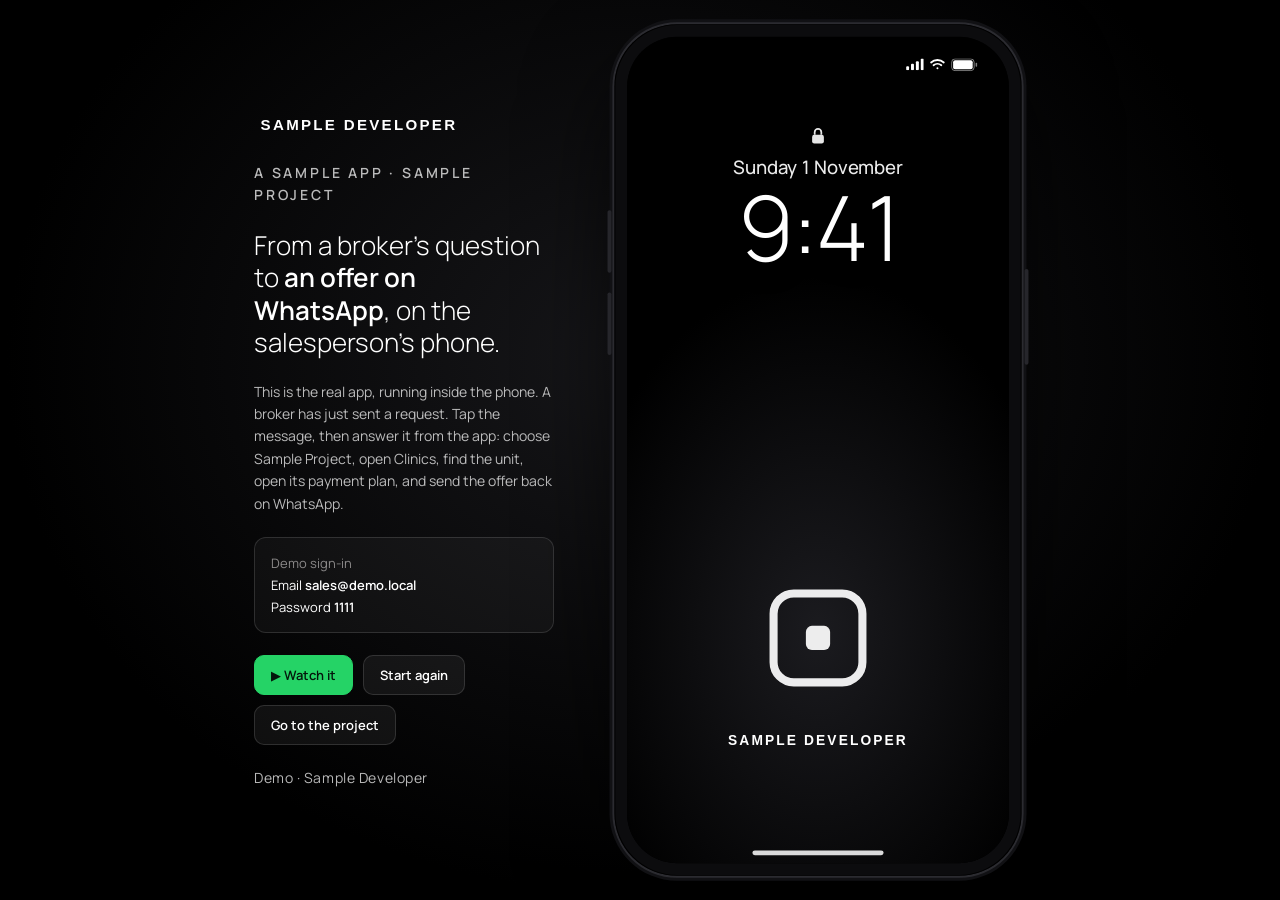
<file: try/app/index.html>
<!doctype html>
<html lang="en">
<head>
<meta http-equiv="Content-Security-Policy" content="default-src 'self' data: blob: 'unsafe-inline' 'unsafe-eval'; connect-src 'self' data: blob:; img-src 'self' data: blob:; media-src 'self' data: blob:; font-src 'self' data: blob:; frame-src 'self' blob:; worker-src 'self' blob:; form-action 'none'; base-uri 'none'">
<meta name="robots" content="noindex, nofollow">
<script src="setup.js"></script>
<script src="../shim.js" data-app="mm"></script>
<link rel="stylesheet" href="../fonts.css">
<meta charset="utf-8">
<meta name="viewport" content="width=device-width,initial-scale=1,viewport-fit=cover">
<title>Sample Developer App Demo</title>
<meta name="theme-color" content="#000000">
<link rel="icon" href="img/icon.svg" type="image/svg+xml">
<style>
  :root {
    --ink: #000; --white: #fff; --muted: #8B8989; --orange: #F7951E;
    --edge: rgba(255, 255, 255, .13);
    --screen-w: 390px; --screen-h: 844px; --bezel: 13px;
  }
  * { box-sizing: border-box; }
  html, body { margin: 0; height: 100%; background: var(--ink); color: var(--white);
    font-family: 'Manrope', system-ui, sans-serif; }
  body { display: flex; align-items: center; justify-content: center; gap: 56px; overflow: hidden;
    background: radial-gradient(ellipse at 50% 40%, #17171a 0%, #000 70%); }

  
  .side { width: 300px; display: flex; flex-direction: column; gap: 22px;
    max-height: calc(100vh - 24px); overflow-y: auto; scrollbar-width: none; }   
  .side::-webkit-scrollbar { display: none; }
  .side img.mm { width: 210px; height: auto; display: block; }
  .eyebrow { margin: 0; font-size: 11px; font-weight: 600; letter-spacing: .2em; text-transform: uppercase; color: var(--muted); }
  .side h1 { margin: 0; font-size: 26px; font-weight: 300; line-height: 1.25; }
  .side h1 b { font-weight: 600; }
  .side p { margin: 0; font-size: 14px; line-height: 1.6; color: rgba(255, 255, 255, .72); }
  .creds { padding: 14px 16px; border: 1px solid var(--edge); border-radius: 12px; font-size: 13px; line-height: 1.7;
    background: rgba(255, 255, 255, .04); }
  .creds span { color: var(--muted); }
  .creds b { font-weight: 600; }
  .btns { display: flex; gap: 10px; flex-wrap: wrap; }
  .btn { font: inherit; font-size: 13px; font-weight: 600; color: var(--white); cursor: pointer; text-decoration: none;
    padding: 10px 16px; border-radius: 10px; background: rgba(255, 255, 255, .06); border: 1px solid var(--edge); }
  .btn:hover { border-color: rgba(255, 255, 255, .3); }
  .btn:focus-visible { outline: 2px solid var(--orange); outline-offset: 2px; }
  .foot { font-size: 11px; color: var(--muted); letter-spacing: .04em; }

  
  .stage { flex: none; }
  .phone {
    position: relative;
    width: calc(var(--screen-w) + 2 * var(--bezel));
    height: calc(var(--screen-h) + 2 * var(--bezel));
    padding: var(--bezel); border-radius: 64px;
    background: #0c0c0e;
    box-shadow: 0 0 0 2px #2b2b30, 0 0 0 5px #111114, 0 40px 90px rgba(0, 0, 0, .7), inset 0 0 0 1px #000;
    transform-origin: 50% 50%;
  }
  
  .phone::before, .phone::after { content: ''; position: absolute; width: 4px; border-radius: 2px; background: #26262b; }
  .phone::before { left: -7px; top: 190px; height: 64px; box-shadow: 0 84px 0 #26262b; }
  .phone::after { right: -7px; top: 250px; height: 98px; }
  .screen { position: relative; width: 100%; height: 100%; border-radius: 51px; overflow: hidden; background: #000;
    display: flex; flex-direction: column; }
  .status { flex: none; height: 50px; display: flex; align-items: center; justify-content: space-between;
    padding: 6px 32px 0 40px; font-size: 15px; font-weight: 600; color: #fff; }
  .status svg { display: block; }
  .status { position: relative; z-index: 3; }
  .screen.locked .status > span:first-child { visibility: hidden; }
  .island { position: absolute; top: 11px; left: 50%; transform: translateX(-50%); width: 122px; height: 35px;
    border-radius: 20px; background: #000; z-index: 3; }
  iframe { flex: 1 1 auto; width: 100%; border: 0; display: block; background: #000; }
  .home { position: absolute; bottom: 8px; left: 50%; transform: translateX(-50%); width: 134px; height: 5px;
    border-radius: 3px; background: rgba(255, 255, 255, .85); z-index: 3; pointer-events: none; }

  
  .lock { position: absolute; inset: 0; z-index: 2; display: flex; flex-direction: column; align-items: center;
    padding-top: 92px; cursor: default;
    background: radial-gradient(ellipse 90% 60% at 50% 72%, #1b1b1f 0%, #000 72%);
    transition: transform .55s cubic-bezier(.6, 0, .3, 1), opacity .55s ease; }
  
  .lock .wall { position: absolute; left: 0; right: 0; bottom: 112px; display: flex; flex-direction: column;
    align-items: center; gap: 24px; pointer-events: none; }
  .lock .wall .em { height: 132px; width: auto; opacity: .92; }
  .lock .wall .wm { width: 196px; height: auto; }
  .lock.away { transform: translateY(-100%); opacity: .4; pointer-events: none; }
  .lock.gone { display: none; }
  .lock .lk { width: 14px; height: 18px; opacity: .9; }
  .lock .date { margin-top: 10px; font-size: 19px; font-weight: 500; letter-spacing: .01em; color: rgba(255,255,255,.92); }
  .lock .time { font-size: 92px; font-weight: 300; line-height: 1; letter-spacing: -.02em; margin-top: 2px;
    text-shadow: 0 2px 30px rgba(0,0,0,.35); }
  .lock .hint { position: absolute; bottom: 40px; left: 0; right: 0; text-align: center; font-size: 13px; font-weight: 500;
    color: rgba(255,255,255,.8); opacity: 0; transition: opacity .4s ease; }
  .lock.ringing .hint { opacity: 1; animation: hintPulse 2.2s ease-in-out infinite; }
  @keyframes hintPulse { 50% { opacity: .45; } }

  .note { position: absolute; top: 300px; left: 10px; right: 10px; z-index: 3; display: flex; gap: 11px; align-items: flex-start;
    padding: 12px 14px 13px; border-radius: 22px; text-align: left; font: inherit; color: #fff; cursor: pointer;
    background: rgba(40, 40, 44, .62); border: 1px solid rgba(255,255,255,.1);
    -webkit-backdrop-filter: blur(22px) saturate(1.4); backdrop-filter: blur(22px) saturate(1.4);
    box-shadow: 0 10px 30px rgba(0,0,0,.35);
    transform: translateY(46px) scale(.96); opacity: 0; }
  .lock.ringing .note { animation: noteIn .62s cubic-bezier(.2, 1.25, .4, 1) forwards, buzz .42s ease-in-out .7s 2; }
  .note:active { transform: scale(.97); }
  .note:focus-visible { outline: 2px solid var(--orange); outline-offset: 2px; }
  @keyframes noteIn { from { transform: translateY(46px) scale(.96); opacity: 0; } to { transform: none; opacity: 1; } }
  @keyframes buzz { 0%, 100% { translate: 0; } 20% { translate: -3px; } 40% { translate: 3px; } 60% { translate: -2px; } 80% { translate: 2px; } }
  .note .ic { flex: none; width: 38px; height: 38px; border-radius: 10px; background: #25D366; display: grid; place-items: center; }
  .note .tx { flex: 1; min-width: 0; }
  .note .hd { display: flex; justify-content: space-between; gap: 8px; font-size: 13px; font-weight: 700; }
  .note .hd span { font-weight: 500; color: rgba(255,255,255,.6); }
  .note .bd { margin-top: 2px; font-size: 14px; line-height: 1.38; color: rgba(255,255,255,.92); }

  
  .req { padding: 14px 16px; border-radius: 12px; font-size: 13px; line-height: 1.6;
    border: 1px solid rgba(37, 211, 102, .35); background: rgba(37, 211, 102, .07); }
  .req span { display: block; font-size: 11px; font-weight: 600; letter-spacing: .14em; text-transform: uppercase; color: #25D366; margin-bottom: 4px; }
  .req[hidden] { display: none; }

  
  .screen { --sb: 50px; }                         
  .os { position: absolute; inset: 0; z-index: 2; display: none; overflow: hidden;
    font-family: -apple-system, BlinkMacSystemFont, 'SF Pro Text', 'Manrope', system-ui, sans-serif; }
  .os.on { display: block; }
  .os-dim { position: absolute; inset: 0; background: rgba(0, 0, 0, .45); opacity: 0; transition: opacity .35s ease; }
  .os.up .os-dim { opacity: 1; }

  
  .sheet { position: absolute; left: 0; right: 0; bottom: 0; height: min(570px, calc(100% - var(--sb) - 20px));
    background: #1c1c1e; border-radius: 14px 14px 0 0; color: #fff; display: flex; flex-direction: column;
    transform: translateY(100%); transition: transform .5s cubic-bezier(.32, .72, 0, 1); }
  .os.up .sheet { transform: none; }
  .sheet .grab { flex: none; width: 36px; height: 5px; border-radius: 3px; background: #48484a; margin: 6px auto 0; }
  .sh-head { flex: none; display: flex; align-items: center; gap: 12px; padding: 12px 16px 14px; border-bottom: .5px solid #38383a; }
  .sh-thumb { flex: none; width: 42px; height: 56px; border-radius: 5px; background: #fff center top / cover no-repeat;
    box-shadow: 0 0 0 .5px rgba(255,255,255,.15); display: grid; place-items: center; }
  .sh-thumb.is-text { background: #25D366; }
  .sh-thumb .spin { width: 18px; height: 18px; border-radius: 50%; border: 2px solid #c7c7cc; border-top-color: transparent;
    animation: spin .8s linear infinite; }
  @keyframes spin { to { transform: rotate(360deg); } }
  .sh-title { flex: 1; min-width: 0; }
  .sh-title b { display: -webkit-box; -webkit-line-clamp: 2; -webkit-box-orient: vertical; overflow: hidden;
    font-size: 15px; font-weight: 600; line-height: 1.25; }
  .sh-title span { display: block; margin-top: 2px; font-size: 13px; color: #8e8e93; }
  .sh-x { flex: none; width: 30px; height: 30px; border-radius: 50%; border: 0; background: #3a3a3c; color: #c7c7cc;
    font-size: 15px; line-height: 30px; cursor: pointer; }
  .sh-body { flex: 1; overflow-y: auto; padding-bottom: 30px; }
  .sh-row { display: flex; gap: 6px; overflow-x: auto; padding: 16px 12px 14px; scrollbar-width: none; }
  .sh-row::-webkit-scrollbar { display: none; }
  .sh-row + .sh-row { border-top: .5px solid #38383a; }
  .who, .app2 { flex: none; width: 76px; display: flex; flex-direction: column; align-items: center; gap: 6px;
    background: none; border: 0; color: #fff; font: inherit; cursor: pointer; padding: 0; }
  .who .av { position: relative; width: 62px; height: 62px; border-radius: 50%; display: grid; place-items: center;
    font-size: 22px; font-weight: 600; color: #fff; }
  .who .av i { position: absolute; right: -2px; bottom: -2px; width: 24px; height: 24px; border-radius: 50%; background: #25D366;
    border: 2px solid #1c1c1e; display: grid; place-items: center; }
  .who .nm, .app2 .nm { font-size: 11.5px; line-height: 1.25; text-align: center; }
  .who .nm small { display: block; color: #8e8e93; font-size: 11px; }
  .who.asked .av { box-shadow: 0 0 0 2.5px #1c1c1e, 0 0 0 4.5px #25D366; }
  .app2 .ic2 { width: 62px; height: 62px; border-radius: 15px; display: grid; place-items: center; }
  .who:active .av, .app2:active .ic2 { filter: brightness(.8); }
  .sh-acts { margin: 6px 16px 0; border-radius: 12px; background: #2c2c2e; overflow: hidden; }
  .sh-acts button { display: flex; width: 100%; justify-content: space-between; align-items: center; padding: 13px 16px;
    background: none; border: 0; color: #fff; font: inherit; font-size: 16px; cursor: pointer; text-align: left; }
  .sh-acts button + button { border-top: .5px solid #3a3a3c; }
  .sh-acts button span { color: #c7c7cc; font-size: 17px; }
  
  .guide { width: 300px; display: flex; flex-direction: column; gap: 18px; }
  .guide-k { margin: 0; font-size: 11px; font-weight: 600; letter-spacing: .2em; text-transform: uppercase; color: var(--muted); }
  .sw { display: flex; flex-direction: column; gap: 4px; padding: 16px 18px; border-radius: 14px;
    border: 1px solid var(--edge); background: rgba(255, 255, 255, .04); }
  .sw-k { font-size: 11px; font-weight: 600; letter-spacing: .12em; text-transform: uppercase; color: var(--muted); line-height: 1.5; }
  .sw-t { font-size: 44px; font-weight: 300; line-height: 1.1; letter-spacing: -.01em; font-variant-numeric: tabular-nums; }
  .sw-s { font-size: 13px; line-height: 1.5; color: rgba(255, 255, 255, .72); }
  .sw-best { font-size: 12px; color: var(--muted); }
  .sw-best:empty { display: none; }
  .sw.is-run .sw-t { color: #fff; }
  .sw.is-done { border-color: rgba(37, 211, 102, .45); background: rgba(37, 211, 102, .07); }
  .sw.is-done .sw-t { color: #25D366; }
  .sw.is-done .sw-s { color: #fff; font-weight: 600; }
  .sw-mini { display: none; }
  .sw-mini .sw-t { font-size: 30px; }
  .steps2 { list-style: none; margin: 0; padding: 0; display: flex; flex-direction: column; gap: 2px; counter-reset: st; }
  .steps2 li { position: relative; padding: 7px 0 7px 36px; counter-increment: st; color: rgba(255, 255, 255, .45);
    transition: color .3s ease; }
  .steps2 li::before { content: counter(st); position: absolute; left: 0; top: 6px; width: 24px; height: 24px; border-radius: 50%;
    display: grid; place-items: center; font-size: 11.5px; font-weight: 700; border: 1px solid rgba(255, 255, 255, .2);
    color: rgba(255, 255, 255, .55); transition: all .3s ease; }
  .steps2 li b { display: block; font-size: 14px; font-weight: 600; line-height: 1.7; }
  .steps2 li p { margin: 2px 0 4px; font-size: 13px; line-height: 1.55; color: rgba(255, 255, 255, .78);
    display: none; }
  .steps2 li.is-done { color: rgba(255, 255, 255, .7); }
  .steps2 li.is-done::before { content: '✓'; background: rgba(37, 211, 102, .16); border-color: rgba(37, 211, 102, .5); color: #25D366; }
  .steps2 li.is-now { color: #fff; }
  .steps2 li.is-now::before { background: #25D366; border-color: #25D366; color: #04160b; }
  .steps2 li.is-now p { display: block; }
  
  @media (max-width: 1179px) and (min-width: 761px) {
    .guide { display: none; }
    .sw-mini { display: flex; }
  }
  
  .chat .sent-chip { align-self: center; margin: 8px 0; padding: 6px 12px; border-radius: 10px; font-size: 12px; font-weight: 600;
    color: #25D366; background: rgba(37, 211, 102, .1); border: 1px solid rgba(37, 211, 102, .35); }
  
  .beat { position: absolute; inset: 0; z-index: 5; display: flex; align-items: flex-end; }
  .beat[hidden] { display: none; }
  .beat-dim { position: absolute; inset: 0; background: rgba(0, 0, 0, .55); opacity: 0; transition: opacity .3s ease; }
  .beat-card { position: relative; width: 100%; padding: 22px 20px 34px; border-radius: 18px 18px 0 0; background: #111;
    border-top: 1px solid rgba(37, 211, 102, .45); color: #fff; text-align: center;
    transform: translateY(100%); transition: transform .45s cubic-bezier(.32, .72, 0, 1); }
  .beat.in .beat-dim { opacity: 1; }
  .beat.in .beat-card { transform: none; }
  .beat-k { margin: 0; font-size: 11px; font-weight: 700; letter-spacing: .18em; text-transform: uppercase; color: #25D366; }
  .beat-t { margin: 8px 0 0; font-size: 46px; font-weight: 300; line-height: 1.05; font-variant-numeric: tabular-nums; }
  .beat-h { margin: 10px 0 0; font-size: 18px; font-weight: 600; line-height: 1.3; }
  .beat-p { margin: 6px 0 0; font-size: 13.5px; line-height: 1.5; color: rgba(255, 255, 255, .72); }
  .beat-acts { display: flex; flex-direction: column; gap: 10px; margin-top: 18px; }
  .beat-go { font: inherit; font-size: 16px; font-weight: 700; padding: 14px; border-radius: 14px; border: 0; cursor: pointer;
    background: #25D366; color: #04160b; }
  .beat-row { display: flex; gap: 10px; }
  .beat-row > * { flex: 1; font: inherit; font-size: 13.5px; font-weight: 600; padding: 11px; border-radius: 12px; cursor: pointer;
    background: rgba(255, 255, 255, .07); border: 1px solid var(--edge); color: #fff; text-decoration: none; text-align: center; }
  .beat-row > [hidden] { display: none; }
  .beat-go:focus-visible, .beat-row > *:focus-visible { outline: 2px solid var(--orange); outline-offset: 2px; }
  
  .dl { display: flex; align-items: center; gap: 12px; padding: 12px 14px; border-radius: 12px; text-decoration: none; color: #fff;
    border: 1px solid rgba(37, 211, 102, .45); background: rgba(37, 211, 102, .08); }
  .dl[hidden] { display: none; }
  
  @media (min-width: 1180px) { .side .dl { display: none; } }
  .dl:hover { background: rgba(37, 211, 102, .14); }
  .dl:focus-visible { outline: 2px solid var(--orange); outline-offset: 2px; }
  .dl .pdf { flex: none; width: 30px; height: 36px; border-radius: 3px; background: #e2483d; color: #fff;
    font-size: 9px; font-weight: 700; display: grid; place-items: end center; padding-bottom: 5px; }
  .dl b { display: block; font-size: 13.5px; font-weight: 600; }
  .dl span.sub { display: block; font-size: 12px; color: rgba(255, 255, 255, .65); margin-top: 1px; }
  
  .chat .dl-chip { align-self: center; margin: 8px 0; padding: 7px 13px; border-radius: 10px; font-size: 12.5px; font-weight: 600;
    color: #25D366; background: rgba(37, 211, 102, .1); border: 1px solid rgba(37, 211, 102, .35); text-decoration: none; }
  .wa-top .wa-dl { flex: none; color: #00a884; font-size: 15px; text-decoration: none; padding: 4px; }
  .wa-top .wa-dl[hidden] { display: none; }
  .bub.in.typing { color: #8696a0; font-style: italic; }

  
  .btn-watch { background: #25D366; border-color: #25D366; color: #04160b; }
  .btn-watch:hover { border-color: #5ee08f; background: #3ddc79; }
  .btn-watch[aria-pressed="true"] { background: rgba(255, 255, 255, .06); border-color: var(--edge); color: var(--white); }
  .watch-pill { display: none; position: absolute; left: 50%; bottom: 74px; transform: translateX(-50%); z-index: 3;
    padding: 9px 16px; border-radius: 20px; border: 1px solid rgba(255,255,255,.18); background: rgba(255,255,255,.08);
    color: #fff; font: inherit; font-size: 13px; font-weight: 600; cursor: pointer; white-space: nowrap; }
  .shield { position: absolute; inset: 0; z-index: 6; cursor: pointer; }
  .shield[hidden] { display: none; }
  .tap { position: absolute; z-index: 7; width: 46px; height: 46px; margin: -23px 0 0 -23px; border-radius: 50%;
    pointer-events: none; opacity: 0; background: rgba(255, 255, 255, .32); box-shadow: 0 0 0 2px rgba(255, 255, 255, .85), 0 4px 18px rgba(0, 0, 0, .45); }
  .tap.on { animation: tapIn .9s ease-out forwards; }
  
  .tap.swipe { animation: swipeIn 1s ease-in-out forwards; }
  @keyframes swipeIn {
    0% { opacity: 0; transform: translateX(80px) scale(1.2); }
    18% { opacity: 1; transform: translateX(80px) scale(1); }
    80% { opacity: 1; transform: translateX(-80px) scale(1); }
    100% { opacity: 0; transform: translateX(-90px) scale(1.15); }
  }
  @keyframes tapIn {
    0% { opacity: 0; transform: scale(1.5); }
    25% { opacity: 1; transform: scale(1); }
    45% { transform: scale(.82); }
    70% { opacity: 1; transform: scale(1); }
    100% { opacity: 0; transform: scale(1.25); }
  }

  
  .os .pages, .os .chat, .os .sh-body, .os .wa-list { scrollbar-width: none; }
  .os .pages::-webkit-scrollbar, .os .chat::-webkit-scrollbar, .os .sh-body::-webkit-scrollbar,
  .os .wa-list::-webkit-scrollbar { display: none; width: 0; height: 0; }
  .toast { position: absolute; left: 50%; bottom: 46px; transform: translate(-50%, 12px); opacity: 0; z-index: 5;
    padding: 9px 14px; border-radius: 18px; background: rgba(60, 60, 64, .96); color: #fff; font-size: 13px;
    white-space: nowrap; transition: opacity .25s ease, transform .25s ease; pointer-events: none; }
  .toast.on { opacity: 1; transform: translate(-50%, 0); }

  
  .wa { position: absolute; inset: 0; background: #0b141a; color: #e9edef; display: flex; flex-direction: column;
    transform: translateX(100%); transition: transform .38s cubic-bezier(.32, .72, 0, 1); }
  .wa.in { transform: none; }
  .wa.from-bottom { transform: translateY(100%); }
  .wa.from-bottom.in { transform: none; }
  .wa-top { flex: none; display: flex; align-items: center; gap: 10px; padding: calc(var(--sb) + 6px) 12px 10px;
    background: #1f2c34; }
  .wa-top button { background: none; border: 0; color: #00a884; font: inherit; font-size: 16px; cursor: pointer; padding: 4px; }
  .wa-top .av { width: 36px; height: 36px; border-radius: 50%; display: grid; place-items: center; font-size: 14px; font-weight: 600; color: #fff; flex: none; }
  .wa-top .tt { flex: 1; min-width: 0; }
  .wa-top .tt b { display: block; font-size: 16px; font-weight: 600; white-space: nowrap; overflow: hidden; text-overflow: ellipsis; }
  .wa-top .tt span { display: block; font-size: 12px; color: #8696a0; }
  .wa-top.center .tt { text-align: center; }
  .wa-list { flex: 1; overflow-y: auto; }
  .wa-list h6 { margin: 14px 16px 6px; font-size: 12px; font-weight: 600; letter-spacing: .04em; text-transform: uppercase; color: #8696a0; }
  .wa-list button { display: flex; width: 100%; align-items: center; gap: 12px; padding: 9px 16px; background: none; border: 0;
    color: #e9edef; font: inherit; text-align: left; cursor: pointer; }
  .wa-list button .av { width: 44px; height: 44px; border-radius: 50%; display: grid; place-items: center; font-weight: 600; color: #fff; flex: none; }
  .wa-list button b { display: block; font-size: 16px; font-weight: 500; }
  .wa-list button span { display: block; font-size: 13px; color: #8696a0; }
  .wa-list button:active { background: #202c33; }

  
  .pages { flex: 1; overflow-y: auto; padding: 14px 18px 18px; display: flex; flex-direction: column; gap: 12px;
    overscroll-behavior: contain; background: #0b141a; }
  .pages img, .pages canvas { display: block; width: 100%; height: auto; background: #fff; border-radius: 2px;
    box-shadow: 0 2px 10px rgba(0, 0, 0, .5); }
  .pages .wait { margin: auto; display: flex; flex-direction: column; align-items: center; gap: 12px; color: #8696a0; font-size: 13px; }
  .pages .wait .spin { width: 26px; height: 26px; border-color: #8696a0; border-top-color: transparent; }
  .pages .fail { margin: auto; padding: 0 20px; text-align: center; color: #f15c6d; font-size: 13px; line-height: 1.5; }
  .pg-count { position: absolute; top: calc(var(--sb) + 64px); left: 50%; transform: translateX(-50%); padding: 3px 10px;
    border-radius: 10px; background: rgba(0, 0, 0, .6); font-size: 12px; color: #fff; pointer-events: none; }
  .wa-cap { flex: none; display: flex; align-items: flex-end; gap: 10px; padding: 10px 12px 30px; background: #0b141a; }
  .wa-cap .cap { flex: 1; min-width: 0; max-height: 64px; overflow: hidden; padding: 9px 14px; border-radius: 20px; background: #1f2c34;
    font-size: 13px; line-height: 1.35; color: #d1d7db; white-space: pre-line; }
  .wa-send { flex: none; width: 46px; height: 46px; border-radius: 50%; border: 0; background: #00a884; display: grid; place-items: center; cursor: pointer; }
  .wa-send:disabled { opacity: .45; cursor: default; }

  
  .chat { flex: 1; overflow-y: auto; padding: 10px 10px 14px; display: flex; flex-direction: column; gap: 6px;
    background-color: #0b141a;
    background-image: radial-gradient(rgba(255,255,255,.035) 1px, transparent 1.2px); background-size: 18px 18px; }
  .chat .day { align-self: center; margin: 4px 0 6px; padding: 4px 10px; border-radius: 8px; background: #182229; font-size: 11.5px; color: #8696a0; }
  .bub { max-width: 82%; padding: 6px 8px 5px 9px; border-radius: 8px; font-size: 14px; line-height: 1.38; position: relative; }
  .bub.in { align-self: flex-start; background: #1f2c34; border-top-left-radius: 0; }
  .bub.out { align-self: flex-end; background: #005c4b; border-top-right-radius: 0; }
  .bub .tm { float: right; margin: 6px 0 -3px 10px; font-size: 11px; color: rgba(233, 237, 239, .6); display: inline-flex; align-items: center; gap: 3px; }
  .bub .tk path { stroke: #8696a0; transition: stroke .4s ease; }
  .bub .tk.read path { stroke: #53bdeb; }
  .bub.doc { padding: 4px; width: 82%; cursor: pointer; }
  .bub.doc .pv { height: 150px; border-radius: 6px 6px 0 0; background: #fff center top / cover no-repeat; }
  .bub.doc .row { display: flex; align-items: center; gap: 10px; padding: 9px 8px; background: #025144; border-radius: 0 0 6px 6px; }
  .bub.doc .row .pdf { flex: none; width: 30px; height: 36px; border-radius: 3px; background: #e2483d; color: #fff;
    font-size: 9px; font-weight: 700; display: grid; place-items: end center; padding-bottom: 5px; }
  .bub.doc .row b { display: block; font-size: 13.5px; font-weight: 500; line-height: 1.3; word-break: break-word; }
  .bub.doc .row span { display: block; font-size: 12px; color: rgba(233, 237, 239, .6); margin-top: 2px; }
  .bub.doc .tm { float: none; display: flex; justify-content: flex-end; margin: 2px 4px 0; }
  .bub.ph { padding: 3px; width: 80%; }
  .bub.ph img { display: block; width: 100%; max-height: 360px; object-fit: cover; object-position: top; border-radius: 6px; }
  .bub.ph .cap { padding: 6px 6px 2px; }
  .bub.pop { animation: pop .3s cubic-bezier(.2, 1.2, .4, 1) both; }
  @keyframes pop { from { opacity: 0; transform: translateY(10px) scale(.97); } }
  .wa-bar { flex: none; display: flex; align-items: center; gap: 8px; padding: 8px 10px 30px; background: #1f2c34; }
  .wa-bar span { flex: 1; padding: 8px 14px; border-radius: 18px; background: #2a3942; color: #8696a0; font-size: 14px; }

  
  @media (max-width: 760px) {
    .screen { --sb: env(safe-area-inset-top, 0px); }
    body { display: block; background: #000; }
    .side { display: none; }
    .phone { width: 100vw; height: 100dvh; padding: 0; border-radius: 0; box-shadow: none; background: #000; transform: none !important; }
    .phone::before, .phone::after, .status, .island, .home { display: none; }
    .screen { border-radius: 0; }
    .lock { padding-top: 70px; }
    .watch-pill { display: block; }          
    .guide { display: none; }                
    .note { top: 270px; }
  }
  @media (prefers-reduced-motion: reduce) {
    .lock.ringing .note { animation: none; transform: none; opacity: 1; }
    .lock.ringing .hint { animation: none; }
  }
</style>
</head>
<body>

<section class="side" aria-label="About this demo">
  <img class="mm" src="img/company-wordmark.svg" alt="Sample Developer">
  <p class="eyebrow">A sample app · Sample Project</p>
  <h1>From a broker’s question to <b>an offer on WhatsApp</b>, on the salesperson’s phone.</h1>
  <p>This is the real app, running inside the phone. A broker has just sent a request. Tap the message, then answer it from the app: choose Sample Project, open Clinics, find the unit, open its payment plan, and send the offer back on WhatsApp.</p>
  <div class="req" id="req" hidden>
    <span>The request</span>
    Sara, Brokerage A, a broker at Brokerage A: a cardiologist wants the lowest-priced clinic at Sample Project, on the first floor only (his patients have heart problems).
  </div>
  <div class="sw sw-mini" aria-hidden="true">
    <span class="sw-k">Stopwatch</span>
    <span class="sw-t">0:00.0</span>
    <span class="sw-s">Starts when the message is opened</span>
    <span class="sw-best"></span>
  </div>
  <a class="dl" id="dlSide" hidden download>
    <span class="pdf" aria-hidden="true">PDF</span>
    <span><b>Download the offer PDF</b><span class="sub" id="dlSideSub">The one just sent to the broker</span></span>
  </a>
  <div class="creds">
    <span>Demo sign-in</span><br>
    Email <b>sales@demo.local</b><br>
    Password <b>1111</b>
  </div>
  <div class="btns">
    <button class="btn btn-watch" type="button" id="watch" aria-pressed="false"><span class="wi" aria-hidden="true">▶</span> <span class="wl">Watch it</span></button>
    <button class="btn" type="button" id="restart">Start again</button>
    <button class="btn" type="button" id="sample">Go to the project</button>
  </div>
  <p class="foot" id="build">Demo · Sample Developer</p>
</section>

<div class="stage">
  <div class="phone" id="phone">
    <div class="screen" id="screen">
      <div class="island" aria-hidden="true"></div>
      <div class="status" aria-hidden="true">
        <span>9:41</span>
        <span style="display:flex;gap:6px;align-items:center">
          <svg width="18" height="12" viewBox="0 0 18 12" fill="#fff"><rect x="0" y="8" width="3" height="4" rx="1"/><rect x="5" y="5.5" width="3" height="6.5" rx="1"/><rect x="10" y="3" width="3" height="9" rx="1"/><rect x="15" y="0" width="3" height="12" rx="1"/></svg>
          <svg width="16" height="12" viewBox="0 0 16 12" fill="none" stroke="#fff" stroke-width="1.8" stroke-linecap="round"><path d="M1.5 4.2a9.5 9.5 0 0 1 13 0"/><path d="M4 7a6 6 0 0 1 8 0"/><circle cx="8" cy="10" r="1" fill="#fff" stroke="none"/></svg>
          <svg width="27" height="13" viewBox="0 0 27 13" fill="none"><rect x=".5" y=".5" width="23" height="12" rx="3.5" stroke="rgba(255,255,255,.5)"/><rect x="2" y="2" width="20" height="9" rx="2" fill="#fff"/><rect x="25" y="4.5" width="1.6" height="4" rx=".8" fill="rgba(255,255,255,.5)"/></svg>
        </span>
      </div>
      <iframe id="app" name="liveapp" src="about:blank" title="The sample app"></iframe>
      <div class="lock" id="lock">
        <svg class="lk" viewBox="0 0 14 18" fill="none" stroke="#fff" stroke-width="1.8" aria-hidden="true"><rect x="1" y="8" width="12" height="9" rx="2.2" fill="#fff" stroke="none"/><path d="M3.6 8V5.4a3.4 3.4 0 0 1 6.8 0V8"/></svg>
        <div class="date" id="date">Thursday 1 October</div>
        <div class="time">9:41</div>
        <button class="note" id="note" type="button" aria-label="New WhatsApp message from Sara, Brokerage A. Open it.">
          <span class="ic" aria-hidden="true">
            <svg width="22" height="22" viewBox="0 0 24 24" fill="#fff"><path d="M12 2.2a9.8 9.8 0 0 0-8.4 14.8L2.3 21.8l4.9-1.3A9.8 9.8 0 1 0 12 2.2Zm0 2a7.8 7.8 0 1 1-4 14.5l-.3-.2-2.8.8.8-2.7-.2-.3A7.8 7.8 0 0 1 12 4.2Z"/></svg>
          </span>
          <span class="tx">
            <span class="hd">Sara, Brokerage A <span>now</span></span>
            <span class="bd" style="display:block">Hi! My client is a cardiologist. His patients usually have heart problems, so he won’t accept anything higher than the first floor. What’s your lowest-priced first-floor clinic at Sample Project?</span>
          </span>
        </button>
        <div class="wall" aria-hidden="true">
          <img class="em" src="img/company-emblem.svg" alt="">
          <img class="wm" src="img/company-wordmark.svg" alt="">
        </div>
        <div class="hint">Tap the message to answer it</div>
        <button class="watch-pill" type="button" id="watch2">▶ Watch it play</button>
      </div>

      
      <div class="os" id="os" aria-hidden="true">
        <div class="os-dim" id="osDim"></div>
        <div class="sheet" id="sheet" role="dialog" aria-label="Share">
          <div class="grab"></div>
          <div class="sh-head">
            <div class="sh-thumb" id="shThumb"><span class="spin"></span></div>
            <div class="sh-title"><b id="shName">Offer</b><span id="shMeta">Preparing the offer PDF…</span></div>
            <button class="sh-x" type="button" id="shClose" aria-label="Close">✕</button>
          </div>
          <div class="sh-body">
            <div class="sh-row" id="shPeople"></div>
            <div class="sh-row" id="shApps"></div>
            <div class="sh-acts">
              <button type="button" data-act="copy">Copy <span>⧉</span></button>
              <button type="button" data-act="files">Save to Files <span>▭</span></button>
              <button type="button" data-act="print">Print <span>⎙</span></button>
            </div>
          </div>
        </div>
        <section class="wa from-bottom" id="waPick" aria-label="WhatsApp: send to">
          <div class="wa-top center"><button type="button" data-back="pick">Cancel</button>
            <div class="tt"><b>Send to…</b></div><span style="width:52px"></span></div>
          <div class="wa-list" id="waPickList"></div>
        </section>
        <section class="wa" id="waPrev" aria-label="WhatsApp: the document before sending">
          <div class="wa-top"><button type="button" data-back="prev" aria-label="Cancel">✕</button>
            <span class="av" id="prevAv"></span><div class="tt"><b id="prevName"></b><span id="prevSub">Document</span></div></div>
          <div class="pages" id="prevPages"></div>
          <span class="pg-count" id="prevCount" hidden></span>
          <div class="wa-cap"><div class="cap" id="prevCap"></div>
            <button class="wa-send" type="button" id="prevSend" aria-label="Send">
              <svg width="22" height="22" viewBox="0 0 24 24" fill="#fff"><path d="M3.4 20.4 21 12 3.4 3.6 3.4 10l12.6 2-12.6 2z"/></svg></button></div>
        </section>
        <section class="wa" id="waChat" aria-label="WhatsApp chat">
          <div class="wa-top"><button type="button" data-back="chat" aria-label="Back to the app">‹ Back</button>
            <span class="av" id="chatAv"></span><div class="tt"><b id="chatName"></b><span id="chatSub">online</span></div></div>
          <div class="chat" id="chat"></div>
          <div class="wa-bar"><span>Message</span></div>
        </section>
        <section class="wa from-bottom" id="waView" aria-label="The offer PDF">
          <div class="wa-top"><button type="button" data-back="view">Done</button>
            <div class="tt"><b id="viewName"></b><span id="viewSub"></span></div>
            <a class="wa-dl" id="viewDl" hidden download aria-label="Download the offer PDF">Download</a></div>
          <div class="pages" id="viewPages"></div>
        </section>
        <div class="toast" id="toast"></div>
      </div>
      
      
      <div class="beat" id="beat" hidden role="dialog" aria-labelledby="beatH">
        <div class="beat-dim"></div>
        <div class="beat-card">
          <p class="beat-k" id="beatK">Your turn</p>
          <p class="beat-t" id="beatT">0:00</p>
          <p class="beat-h" id="beatH"></p>
          <p class="beat-p" id="beatP"></p>
          <div class="beat-acts">
            <button class="beat-go" type="button" id="beatGo">Try to beat it</button>
            <div class="beat-row">
              <a id="beatDl" hidden download>Download the PDF</a>
              <button type="button" id="beatX">Stay here</button>
            </div>
          </div>
        </div>
      </div>
      <div class="shield" id="shield" hidden></div>
      <div class="tap" id="tap" aria-hidden="true"></div>
      <div class="home" aria-hidden="true"></div>
    </div>
  </div>
</div>


<aside class="guide" aria-label="What is happening">
  <div class="sw">
    <span class="sw-k">Stopwatch · from the broker’s message to the offer sent</span>
    <span class="sw-t">0:00.0</span>
    <span class="sw-s">Starts when the message is opened</span>
    <span class="sw-best"></span>
  </div>
  <a class="dl" id="dlGuide" hidden download>
    <span class="pdf" aria-hidden="true">PDF</span>
    <span><b>Download the offer PDF</b><span class="sub" id="dlGuideSub">The one just sent to the broker</span></span>
  </a>
  <p class="guide-k">Step by step</p>
  <ol class="steps2" id="steps2"></ol>
</aside>

<script>(function(){"use strict";var phone=document.getElementById("phone");var app=document.getElementById("app");function fit(){if(window.matchMedia("(max-width: 760px)").matches){phone.style.transform="";return}var h=phone.offsetHeight,w=phone.offsetWidth;var side=380+(window.matchMedia("(min-width: 1180px)").matches?356:0);var s=Math.min(1,(window.innerHeight-48)/h,(window.innerWidth-side)/w)
;phone.style.transform="scale("+Math.max(.5,s).toFixed(3)+")"}window.addEventListener("resize",fit);fit();app.addEventListener("load",function(){try{var d=app.contentDocument;var st=d.createElement("style");st.textContent="html{scrollbar-width:none}::-webkit-scrollbar{display:none;width:0;height:0}";d.head.appendChild(st)}catch(e){}});var lock=document.getElementById("lock")
;var note=document.getElementById("note");var req=document.getElementById("req");var screen=document.getElementById("screen");var ringTimer=null;try{document.getElementById("date").textContent=(new Date).toLocaleDateString("en-GB",{weekday:"long",day:"numeric",month:"long"})}catch(e){}function ring(){clearTimeout(ringTimer);closeAll(true);job=null;sentDone=false;reached=0;dlHide();swReset()
;beatHide();app.src="about:blank";req.hidden=true;lock.classList.remove("away","gone","ringing");screen.classList.add("locked");void lock.offsetWidth;ringTimer=setTimeout(function(){lock.classList.add("ringing")},1400)}function answer(){if(lock.classList.contains("away"))return;if(tour)swGo();var done=false;function unlock(){if(done)return;done=true;lock.classList.add("away")
;screen.classList.remove("locked");req.hidden=false;setTimeout(function(){lock.classList.add("gone")},600)}app.addEventListener("load",function onLoad(){if(app.src.indexOf("about:blank")!==-1)return;app.removeEventListener("load",onLoad);unlock()});app.src="projects.html";setTimeout(unlock,1500)}function $(id){return document.getElementById(id)}var os=$("os")
;var REQUEST=document.querySelector("#note .bd").textContent;var PEOPLE=[{name:"Sara, Brokerage A",ini:"SB",sub:"Brokerage A",bg:"#7b5ea7",asked:true},{name:"Omar Fathy",sub:"Broker",bg:"#2f7d6d"},{name:"Team group",sub:"Team group",bg:"#b5651d"},{name:"Yasmin Nabil",sub:"Broker",bg:"#3b6fb6"}]
;var WA_ICON='<svg width="13" height="13" viewBox="0 0 24 24" fill="#fff"><path d="M12 2.2a9.8 9.8 0 0 0-8.4 14.8L2.3 21.8l4.9-1.3A9.8 9.8 0 1 0 12 2.2Zm0 2a7.8 7.8 0 1 1-4 14.5l-.3-.2-2.8.8.8-2.7-.2-.3A7.8 7.8 0 0 1 12 4.2Z"/></svg>'
;var TICKS='<svg class="tk" width="17" height="11" viewBox="0 0 17 11" fill="none" stroke-width="1.6" stroke-linecap="round" stroke-linejoin="round"><path d="M1 6l3 3 6-7.5"/><path d="M7.5 8.6 8 9l6-7.5"/></svg>';var job=null,timers=[],lastUrl=null;function later(fn,ms){timers.push(setTimeout(fn,ms))}function esc(s){return String(s).replace(/[&<>"]/g,function(c){return{"&":"&amp;","<":"&lt;",
">":"&gt;",'"':"&quot;"}[c]})}function waText(s){return esc(s).replace(/\*([^*\n]+)\*/g,"<b>$1</b>").replace(/~([^~\n]+)~/g,"<s>$1</s>").replace(/\n/g,"<br>")}function initials(n){return n.split(/\s+/).map(function(w){return w[0]}).join("").slice(0,2).toUpperCase()}function avatar(el,who){el.textContent=who.ini||initials(who.name);el.style.background=who.bg}function mb(bytes){
return bytes>1048576?(bytes/1048576).toFixed(1)+" MB":Math.round(bytes/1024)+" kB"}var toastT=null;function toast(msg){var t=$("toast");t.textContent=msg;t.classList.add("on");clearTimeout(toastT);toastT=setTimeout(function(){t.classList.remove("on")},1800)}var libs={};function load(src){if(!libs[src])libs[src]=new Promise(function(ok,no){var s=document.createElement("script");s.src=src
;s.onload=ok;s.onerror=function(){delete libs[src];no(new Error("Could not load "+src))};document.head.appendChild(s)});return libs[src]}function pagesOf(file){return Promise.all([load("vendor/pdfjs/pdf.min.js").then(function(){return load("vendor/pdfjs/pdf.worker.min.js")}),file.blob.arrayBuffer()]).then(function(r){var lib=window.pdfjsLib
;lib.GlobalWorkerOptions.workerSrc="vendor/pdfjs/pdf.worker.min.js";return lib.getDocument({data:new Uint8Array(r[1])}).promise}).then(function(pdf){var out=[],n=0;function next(){if(++n>pdf.numPages)return out;return pdf.getPage(n).then(function(page){var v0=page.getViewport({scale:1}),v=page.getViewport({scale:760/v0.width});var c=document.createElement("canvas");c.width=v.width
;c.height=v.height;return page.render({canvasContext:c.getContext("2d"),viewport:v,intent:"print"}).promise.then(function(){out.push(c.toDataURL("image/jpeg",.86));return next()})})}return next()})}function fillPages(box,done){box.innerHTML='<div class="wait"><span class="spin"></span>Preparing the offer…</div>';if(!job.pages){box.innerHTML='<p class="fail">No PDF.</p>';return}
job.pages.then(function(urls){box.innerHTML="";urls.forEach(function(u,i){var im=new Image;im.src=u;im.alt="Page "+(i+1);box.appendChild(im)});if(done)done(urls)},function(e){box.innerHTML='<p class="fail">The offer PDF could not be made.<br>'+esc(e&&e.message||e)+"</p>"})}function share(o){closeAll(true);job={text:o.text,unit:o.unit,agent:o.agent,to:null,file:null,pages:null}
;var thumb=$("shThumb");thumb.className="sh-thumb";thumb.style.backgroundImage="";thumb.innerHTML='<span class="spin"></span>';if(o.pdf){$("shName").textContent="Clinics · Clinic "+o.unit+" · offer";$("shMeta").textContent="Preparing the offer PDF…";job.file=Promise.resolve().then(o.pdf);job.pages=job.file.then(pagesOf);var mine=job;job.file.then(function(f){if(job!==mine)return;f.size=f.blob.size
;if(lastUrl)URL.revokeObjectURL(lastUrl);f.url=lastUrl=URL.createObjectURL(f.blob);$("shName").textContent=f.name;$("shMeta").textContent="PDF Document · "+f.pages+" pages · "+mb(f.size)},function(e){if(job!==mine)return;$("shMeta").textContent="No PDF: "+(e&&e.message||e)});job.pages.then(function(urls){if(job!==mine)return;thumb.innerHTML="";thumb.style.backgroundImage="url("+urls[0]+")"
},function(){if(job===mine){thumb.className="sh-thumb is-text";thumb.innerHTML=WA_ICON}})}else{$("shName").textContent="Offer · "+o.unit;$("shMeta").textContent="Text · this unit has no offer PDF yet";thumb.className="sh-thumb is-text";thumb.innerHTML=WA_ICON}os.classList.add("on");os.setAttribute("aria-hidden","false");void os.offsetWidth;os.classList.add("up")}function sharePost(o){
closeAll(true);job={text:o.text,unit:o.unit,agent:o.agent,to:null,file:null,pages:null,image:null};var thumb=$("shThumb");thumb.className="sh-thumb";thumb.style.backgroundImage="";thumb.innerHTML="";if(o.image){if(lastUrl)URL.revokeObjectURL(lastUrl);job.image={url:lastUrl=URL.createObjectURL(o.image),name:o.image.name,size:o.image.size};thumb.style.backgroundImage="url("+job.image.url+")"
;$("shName").textContent=o.image.name;$("shMeta").textContent="JPEG Image · "+mb(o.image.size)}else{$("shName").textContent="Post · "+o.unit;$("shMeta").textContent="Text · this unit has no picture yet";thumb.className="sh-thumb is-text";thumb.innerHTML=WA_ICON}os.classList.add("on");os.setAttribute("aria-hidden","false");void os.offsetWidth;os.classList.add("up")}var liveRow=null,livePdf=null
;function liveSent(){if(!liveRow)return;var now=new Date,rows=[];try{rows=JSON.parse(localStorage.getItem("mm.manager.records.v1")||"[]")}catch(e){rows=[]}rows.push({id:"live-"+now.getTime(),k:"offer",c:liveRow.c,m:"SIM-01",m2:null,date:"2026-11-01",t:now.getHours()*60+now.getMinutes(),p:liveRow.p,ch:liveRow.ch,u:liveRow.u,area:liveRow.area,v:liveRow.v,made:"2026-11-01"});try{
localStorage.setItem("mm.manager.records.v1",JSON.stringify(rows))}catch(e){}if(window.__livePost)window.__livePost({live:"sent",c:liveRow.c,u:liveRow.u});liveRow=null}window.addEventListener("message",function(e){var m=e.data;if(!m||!m.mmd)return;if(m.mmd==="share"){liveRow=m.row?Object.assign({ch:"pdf"},m.row):null;var o={text:m.text,agent:m.agent,unit:m.unit,audience:m.audience,
company:m.company,pdf:null};if(m.pdf){var ok,no,pr=new Promise(function(a,b){ok=a;no=b});livePdf={ok:ok,no:no};o.pdf=function(){return pr}}share(o)}if(m.mmd==="pdf"&&livePdf)livePdf.ok(m.file);if(m.mmd==="pdfFail"&&livePdf)livePdf.no(new Error(m.msg));if(m.mmd==="post"){liveRow=m.row?Object.assign({ch:"post"},m.row):null;sharePost({text:m.text,image:m.image,unit:m.unit})}});window.MMDemo={
share:share,sharePost:sharePost,request:{from:"Sara, Brokerage A",company:"Brokerage A"}};function slide(id,on){$(id).classList.toggle("in",on)}function sheetDown(down){$("sheet").style.transform=down?"translateY(100%)":""}function closeAll(now){timers.forEach(clearTimeout);timers=[];["waPick","waPrev","waChat","waView"].forEach(function(id){slide(id,false)});sheetDown(false)
;os.classList.remove("up");if(now){os.classList.remove("on");os.setAttribute("aria-hidden","true");return}later(function(){os.classList.remove("on");os.setAttribute("aria-hidden","true")},420)}function pick(who){if(!job)return;job.to=who;slide("waPick",false);if(job.image){avatar($("prevAv"),who);$("prevName").textContent=who.name;$("prevSub").textContent="Photo";$("prevCap").textContent=job.text
;$("prevCount").hidden=true;var pb=$("prevPages");pb.onscroll=null;pb.innerHTML="";var im=new Image;im.src=job.image.url;im.alt="The post picture";pb.appendChild(im);pb.scrollTop=0;$("prevSend").disabled=false;sheetDown(true);slide("waPrev",true);return}if(!job.file){send();return}job.file.then(function(){avatar($("prevAv"),who);$("prevName").textContent=who.name
;$("prevSub").textContent="Document";$("prevCap").textContent=job.text;$("prevSend").disabled=true;$("prevCount").hidden=true;setTimeout(function(){var s=$("prevSend");if(s.disabled)s.disabled=false},12e3);fillPages($("prevPages"),function(urls){$("prevSend").disabled=false;var c=$("prevCount");c.hidden=false;c.textContent="1 of "+urls.length;var box=$("prevPages");box.onscroll=function(){
var ims=box.querySelectorAll("img"),k=0;for(var i=0;i<ims.length;i++)if(ims[i].offsetTop-box.offsetTop<=box.scrollTop+box.clientHeight/3)k=i;c.textContent=k+1+" of "+urls.length}});$("prevPages").scrollTop=0;sheetDown(true);slide("waPrev",true)},function(){send()})}function send(){liveSent();var who=job.to,chat=$("chat");sentDone=true;var timing=swStart!=null&&swEnd==null
;var took=timing?swStop():null;var byTour=!!tour;if(took!=null&&byTour)setDemoTime(took);avatar($("chatAv"),who);$("chatName").textContent=who.name;$("chatSub").textContent=who.sub==="Team group"?"You, Ahmed, Mariam, Karim":"online";chat.innerHTML='<span class="day">Today</span>'
;if(who.asked)chat.insertAdjacentHTML("beforeend",'<div class="bub in">'+waText(REQUEST)+'<span class="tm">9:41</span></div>');sheetDown(true);slide("waPrev",false);slide("waChat",true);var at=350,docAt=at;if(job.file){job.file.then(function(f){later(function(){
chat.insertAdjacentHTML("beforeend",'<div class="bub out doc pop" id="docBub" role="button" tabindex="0" aria-label="Open the offer PDF">'+'<div class="pv" id="docPv"></div><div class="row"><span class="pdf">PDF</span><div><b>'+esc(f.name)+"</b>"+"<span>"+f.pages+" pages · PDF · "+mb(f.size)+'</span></div></div><span class="tm">9:42 '+TICKS+"</span></div>");job.pages.then(function(urls){
var pv=$("docPv");if(pv)pv.style.backgroundImage="url("+urls[0]+")"});$("docBub").addEventListener("click",openView);$("docBub").addEventListener("keydown",function(e){if(e.key==="Enter"||e.key===" "){e.preventDefault();openView()}})},docAt)},function(){});at+=450}later(function(){if(job.image){
chat.insertAdjacentHTML("beforeend",'<div class="bub out ph pop"><img src="'+job.image.url+'" alt="The post picture">'+'<div class="cap" dir="auto">'+waText(job.text)+'<span class="tm">9:42 '+TICKS+"</span></div></div>");chat.insertAdjacentHTML("beforeend",'<a class="dl-chip pop" href="'+job.image.url+'" download="'+esc(job.image.name)+'">⬇ Download the post picture</a>')
}else chat.insertAdjacentHTML("beforeend",'<div class="bub out pop">'+waText(job.text)+'<span class="tm">9:42 '+TICKS+"</span></div>");if(took!=null)chat.insertAdjacentHTML("beforeend",'<span class="sent-chip pop" id="sentChip">⏱ Offer sent in '+swWords(took)+"</span>");if(job.file)job.file.then(function(f){
chat.insertAdjacentHTML("beforeend",'<a class="dl-chip pop" id="dlChat" href="'+f.url+'" download="'+esc(f.name)+'">⬇ Download this offer PDF</a>');chat.scrollTop=chat.scrollHeight;dlShow(f)},function(){});chat.scrollTop=chat.scrollHeight},at);later(function(){[].forEach.call(chat.querySelectorAll(".tk"),function(t){t.classList.add("read")})
;if(who.sub!=="Team group")$("chatSub").textContent="online"},at+1600);if(who.asked){later(function(){$("chatSub").textContent="typing…"},at+2600);later(function(){$("chatSub").textContent="online";chat.insertAdjacentHTML("beforeend",'<div class="bub in pop" id="reply">Thank you! My client likes '+esc(job.unit)+'. Can we book a visit on Saturday at 11?<span class="tm">9:43</span></div>')
;chat.scrollTop=chat.scrollHeight},at+4600);if(took!=null&&!byTour&&demoTime!=null)later(function(){beatShow("you",took)},at+6800)}}function openView(){if(!job||!job.file)return;job.file.then(function(f){$("viewName").textContent=f.name;$("viewSub").textContent=f.pages+" pages · "+mb(f.size);fillPages($("viewPages"));$("viewPages").scrollTop=0;slide("waView",true)})}PEOPLE.forEach(function(who){
var b=document.createElement("button");b.type="button";b.className="who"+(who.asked?" asked":"");b.setAttribute("aria-label","WhatsApp "+who.name+", "+who.sub);b.innerHTML='<span class="av">'+(who.ini||initials(who.name))+"<i>"+WA_ICON+'</i></span><span class="nm">'+esc(who.name)+"<small>"+esc(who.sub)+"</small></span>";b.querySelector(".av").style.background=who.bg
;b.addEventListener("click",function(){pick(who)});$("shPeople").appendChild(b)})
;[["AirDrop","#0a84ff",'<svg width="30" height="30" viewBox="0 0 24 24" fill="none" stroke="#fff" stroke-width="1.8" stroke-linecap="round"><circle cx="12" cy="12" r="2"/><path d="M8 16a6 6 0 1 1 8 0"/><path d="M5.2 19a10 10 0 1 1 13.6 0"/></svg>'],["WhatsApp","#25D366",'<svg width="34" height="34" viewBox="0 0 24 24" fill="#fff"><path d="M12 2.2a9.8 9.8 0 0 0-8.4 14.8L2.3 21.8l4.9-1.3A9.8 9.8 0 1 0 12 2.2Zm0 2a7.8 7.8 0 1 1-4 14.5l-.3-.2-2.8.8.8-2.7-.2-.3A7.8 7.8 0 0 1 12 4.2Z"/></svg>'],["Messages","#30d158",'<svg width="32" height="32" viewBox="0 0 24 24" fill="#fff"><path d="M12 3c5 0 9 3.4 9 7.6s-4 7.6-9 7.6c-1 0-2-.1-2.9-.4L4.5 20l1.2-3.6C4 15 3 13 3 10.6 3 6.4 7 3 12 3Z"/></svg>'],["Mail","#0a84ff",'<svg width="32" height="32" viewBox="0 0 24 24" fill="none" stroke="#fff" stroke-width="1.8"><rect x="3" y="5.5" width="18" height="13" rx="2"/><path d="m3.5 7 8.5 6 8.5-6"/></svg>'],["Notes","#ffd60a",'<svg width="30" height="30" viewBox="0 0 24 24" fill="none" stroke="#7a5c00" stroke-width="1.8" stroke-linecap="round"><path d="M6 8h12M6 12h12M6 16h8"/></svg>']].forEach(function(a){
var b=document.createElement("button");b.type="button";b.className="app2";b.innerHTML='<span class="ic2" style="background:'+a[1]+'">'+a[2]+'</span><span class="nm">'+a[0]+"</span>";b.addEventListener("click",a[0]==="WhatsApp"?openPick:function(){toast("In this demo, share it on WhatsApp")});$("shApps").appendChild(b)});function openPick(){var list=$("waPickList")
;list.innerHTML="<h6>Frequently contacted</h6>";PEOPLE.forEach(function(who){var b=document.createElement("button");b.type="button";b.innerHTML='<span class="av">'+(who.ini||initials(who.name))+"</span><div><b>"+esc(who.name)+"</b><span>"+esc(who.sub)+"</span></div>";b.querySelector(".av").style.background=who.bg;b.addEventListener("click",function(){pick(who)});list.appendChild(b)})
;slide("waPick",true)}[].forEach.call(document.querySelectorAll(".sh-acts button"),function(b){b.addEventListener("click",function(){if(b.dataset.act==="copy"&&job&&navigator.clipboard){navigator.clipboard.writeText(job.text).then(function(){toast("Offer text copied")},function(){toast("Could not copy")})}else toast("In this demo, share it on WhatsApp")})})
;$("shClose").addEventListener("click",function(){closeAll()});$("osDim").addEventListener("click",function(){closeAll()});$("prevSend").addEventListener("click",send);[].forEach.call(document.querySelectorAll("[data-back]"),function(b){b.addEventListener("click",function(){var k=b.dataset.back;if(k==="pick")slide("waPick",false);else if(k==="prev"){slide("waPrev",false);sheetDown(false)
}else if(k==="view")slide("waView",false);else closeAll()})});var tour=null;var watchBtn=$("watch"),shield=$("shield"),tapEl=$("tap");function Stopped(){}function live(t){if(tour!==t)throw new Stopped}function wait(t,ms){return new Promise(function(ok){setTimeout(ok,ms)}).then(function(){live(t)})}function until(t,fn,ms,what){var t0=Date.now();return new Promise(function(ok,no){(function look(){
if(tour!==t)return no(new Stopped);var v=null;try{v=fn()}catch(e){v=null}if(v)return ok(v);if(Date.now()-t0>(ms||15e3))return no(new Error("waited too long for "+what));setTimeout(look,150)})()})}function doc(){try{return app.contentDocument}catch(e){return null}}function win(){return app.contentWindow}function q(sel){var d=doc();return d&&d.querySelector(sel)}function visible(el){
if(!el)return null;var r=el.getBoundingClientRect();return r.width&&r.height?el:null}function appAt(path){try{return(win().location.pathname+win().location.search).indexOf(path)!==-1&&doc().readyState==="complete"}catch(e){return false}}function mark(el,kind){var sr=screen.getBoundingClientRect(),s=sr.width/screen.offsetWidth,x,y;var r=el.getBoundingClientRect();if(el.ownerDocument===document){
x=(r.left+r.width/2-sr.left)/s;y=(r.top+r.height/2-sr.top)/s}else{x=app.offsetLeft+r.left+r.width/2;y=app.offsetTop+r.top+r.height/2}tapEl.style.left=x+"px";tapEl.style.top=y+"px";tapEl.classList.remove("on","swipe");void tapEl.offsetWidth;tapEl.classList.add(kind||"on")}function tap(t,el,how){mark(el);return wait(t,330).then(function(){
if(how)how(el);else if(typeof el.click==="function")el.click();else el.dispatchEvent(new MouseEvent("click",{bubbles:true}));return wait(t,450)})}function swipeTo(t,id){var row=q(".l-cards"),card=q('.l-card[data-line="'+id+'"]');if(!row||!card)throw new Error("no "+id+" card");mark(row,"swipe");return wait(t,220).then(function(){var rr=row.getBoundingClientRect(),cr=card.getBoundingClientRect()
;row.scrollBy({left:cr.left+cr.width/2-(rr.left+rr.width/2),behavior:"smooth"});return wait(t,2400)})}function show(t,el,block){el.scrollIntoView({block:block||"center",behavior:"smooth"});return wait(t,900)}function type(t,input,text){input.focus();var i=0;return function next(){if(i>text.length)return wait(t,200);input.value=text.slice(0,i++);input.dispatchEvent(new Event("input",{bubbles:true
}));return wait(t,55).then(next)}()}function glide(t,box,steps,pause){var n=0;return function next(){if(n++>=steps)return wait(t,0);box.scrollTo({top:Math.min(box.scrollHeight,box.scrollTop+box.clientHeight*.85),behavior:"smooth"});return wait(t,pause).then(next)}()}function play(){var t={};stopTour(true);tour=t;try{localStorage.removeItem("mm.session.v1");sessionStorage.removeItem("mm.audience")
}catch(e){}ring();tour=t;watchBtn.setAttribute("aria-pressed","true");watchBtn.querySelector(".wl").textContent="Stop";watchBtn.querySelector(".wi").textContent="■";shield.hidden=false;wait(t,2600).then(function(){return tap(t,note)}).then(function(){return until(t,function(){return appAt("login.html")&&visible(q("#who"))},15e3,"the sign-in")}).then(function(){return wait(t,1300)
}).then(function(){return tap(t,q("#who"),function(el){el.focus()})}).then(function(){return type(t,q("#who"),"sales@demo.local")}).then(function(){return tap(t,q("#code"),function(el){el.focus()})}).then(function(){return type(t,q("#code"),"1111")}).then(function(){return tap(t,q("#go"))}).then(function(){return until(t,function(){return appAt("projects.html")&&visible(q('a[href*="p=sample"]'))
},15e3,"the projects")}).then(function(){return wait(t,2600)}).then(function(){var a=q('a[href*="p=sample"]');return show(t,a).then(function(){return tap(t,a)})}).then(function(){return until(t,function(){return appAt("p=sample")&&visible(q('a[href*="line=clinics"]'))},2e4,"Sample Project")}).then(function(){return wait(t,3200)}).then(function(){return swipeTo(t,"admin")}).then(function(){
return swipeTo(t,"fourth")}).then(function(){return swipeTo(t,"clinics")}).then(function(){return tap(t,q('a[href*="line=clinics"]'))}).then(function(){return until(t,function(){return appAt("line=clinics")&&visible(q(".fd-toggle"))},2e4,"Clinics")}).then(function(){return wait(t,3800)}).then(function(){var b=q(".fd-toggle");return show(t,b,"start").then(function(){return tap(t,b)})
}).then(function(){return wait(t,500)}).then(function(){var pane=[].filter.call(doc().querySelectorAll(".fd-pane"),function(p){return!p.hidden})[0];var fb=pane.querySelector(".fd-floor-btn");return show(t,fb).then(function(){return tap(t,fb)}).then(function(){var chip=[].filter.call(pane.querySelectorAll(".fd-floor-menu .fd-chip"),function(c){
return["1st","الأول"].indexOf(c.textContent.trim())!==-1})[0];return tap(t,chip)})}).then(function(){return until(t,function(){return visible(q(".fd-opt.is-best"))},8e3,"the answer")}).then(function(card){return show(t,card).then(function(){return wait(t,1700)}).then(function(){return tap(t,card)})}).then(function(){return until(t,function(){return visible(q('.q-ulayer .q-u[data-code="E125"]'))
},8e3,"the drawing")}).then(function(){return show(t,q(".q-ulayer")).then(function(){return wait(t,2200)})}).then(function(){return tap(t,q('.q-ulayer .q-u[data-code="E125"]'),function(el){el.dispatchEvent(new MouseEvent("click",{bubbles:true}))})}).then(function(){return until(t,function(){return visible(q(".q-plansel"))},8e3,"the unit")}).then(function(){return wait(t,1100)}).then(function(){
var ps=q(".q-plansel");return show(t,ps).then(function(){return tap(t,ps,function(el){el.value="s10-5";el.dispatchEvent(new Event("change",{bubbles:true}))})})}).then(function(){return until(t,function(){return visible(q(".q-sched-wrap"))},6e3,"the schedule")}).then(function(){return show(t,q(".q-tiles"),"start").then(function(){return wait(t,1800)})}).then(function(){
return show(t,q(".q-sched-wrap"),"start").then(function(){return wait(t,1200)})}).then(function(){var sc=q(".q-sched-scroll");return sc?glide(t,sc,3,800).then(function(){sc.scrollTo({top:0,behavior:"smooth"});return wait(t,700)}):null}).then(function(){var send=[].filter.call(doc().querySelectorAll(".q-cta"),function(b){return/WhatsApp/.test(b.textContent)})[0];return show(t,send).then(function(){
return tap(t,send)})}).then(function(){return until(t,function(){return visible(q('.q-who.in .q-who-opt[data-a="broker"]'))},6e3,"the question")}).then(function(){return wait(t,1400)}).then(function(){return tap(t,q('.q-who-opt[data-a="broker"]'))}).then(function(){return wait(t,700)}).then(function(){return tap(t,q(".q-who-in"),function(el){el.focus();el.click()})}).then(function(){
return wait(t,1100)}).then(function(){return type(t,q(".q-who-in"),"Na")}).then(function(){return until(t,function(){return visible(q('.q-who-item[data-name="Brokerage A"]'))},4e3,"Brokerage A in the list")}).then(function(){return wait(t,1e3)}).then(function(el){return tap(t,q('.q-who-item[data-name="Brokerage A"]'),function(li){
li.dispatchEvent(new li.ownerDocument.defaultView.PointerEvent("pointerdown",{bubbles:true,cancelable:true}))})}).then(function(){return wait(t,900)}).then(function(){return tap(t,q(".q-who .q-cta"))}).then(function(){return until(t,function(){return $("shThumb").style.backgroundImage},3e4,"the offer PDF")}).then(function(){return wait(t,1500)}).then(function(){
return tap(t,document.querySelector("#shPeople .who.asked"))}).then(function(){return until(t,function(){return $("prevPages").querySelector("img")&&!$("prevSend").disabled},3e4,"the pages")}).then(function(){return wait(t,1500)}).then(function(){return glide(t,$("prevPages"),6,1e3)}).then(function(){$("prevPages").scrollTo({top:0,behavior:"smooth"});return wait(t,900)}).then(function(){
return tap(t,$("prevSend"))}).then(function(){return until(t,function(){return $("docBub")},8e3,"the chat")}).then(function(){return until(t,function(){return $("reply")},12e3,"the broker’s reply")}).then(function(){return wait(t,2600)}).then(function(){return tap(t,$("docBub"))}).then(function(){return until(t,function(){return $("viewPages").querySelector("img")},15e3,"the viewer")
}).then(function(){return wait(t,1e3)}).then(function(){return glide(t,$("viewPages"),3,1100)}).then(function(){return tap(t,document.querySelector('[data-back="view"]'))}).then(function(){return wait(t,600)}).then(function(){stopTour();if(demoTime!=null)beatShow("demo",demoTime);else toast("That’s the whole journey. Try it yourself.")}).catch(function(e){if(e instanceof Stopped)return;stopTour()
;toast("The tour stopped. Tap Start again, or carry on yourself.");if(window.console)console.warn("Watch it:",e&&e.message||e)})}function stopTour(quiet){tour=null;shield.hidden=true;tapEl.classList.remove("on","swipe");watchBtn.setAttribute("aria-pressed","false");watchBtn.querySelector(".wl").textContent="Watch it";watchBtn.querySelector(".wi").textContent="▶"}
watchBtn.addEventListener("click",function(){if(tour)stopTour();else play()});$("watch2").addEventListener("click",function(e){e.stopPropagation();play()});shield.addEventListener("click",function(){stopTour();toast("Your turn: carry on from here")})
;var STEPS=[["The request","A broker asks on WhatsApp for a client: the lowest-priced clinic on the 1st floor."],["Sign in","Each sales agent signs in once, so every offer carries their name."],["Project and line","Swipe Sample Project’s lines: each card lights its own buildings on the aerial."],["Find the unit","Find a unit searches Sample Developer’s price list. The answer glows on the floor drawing."],["The payment plan","Every figure is worked out from Sample Developer’s own plans. Nobody types a number."],["Who is it for","A special request is counted for the broker’s company, so the manager sees who asks."],["Send on WhatsApp","The offer PDF is made on the phone and goes straight into the broker’s chat."],["Sent","The broker has the offer, the PDF and the plan, and answers."]]
;var stepsEl=$("steps2"),reached=0,sentDone=false,swStart=null,swEnd=null,demoTime=null;try{var dt0=Number(localStorage.getItem("mm.demo.time"));if(dt0>0)demoTime=dt0}catch(e){}STEPS.forEach(function(st){var li=document.createElement("li");li.innerHTML="<b>"+esc(st[0])+"</b><p>"+esc(st[1])+"</p>";stepsEl.appendChild(li)});function stepNow(){if(!lock.classList.contains("gone"))return 0
;if(os.classList.contains("on"))return $("waChat").classList.contains("in")?7:6;var path="";try{path=win().location.pathname+win().location.search}catch(e){return reached}if(/login\.html/.test(path))return 1;if(/line=/.test(path))return q(".q-who.in")?5:visible(q(".q-plansel"))?4:3;if(/projects\.html|p=sample/.test(path))return 2;return 0}function swFmt(ms){var s=ms/1e3,m=Math.floor(s/60)
;return m+":"+("0"+Math.floor(s%60)).slice(-2)+"."+Math.floor(s*10%10)}function swWords(ms){var s=Math.round(ms/1e3),m=Math.floor(s/60),r=s%60;return(m?m+" min ":"")+r+" s"}function swGo(){if(swStart==null){swStart=Date.now();swEnd=null}}function swStop(){if(swStart!=null&&swEnd==null)swEnd=Date.now();return swEnd!=null?swEnd-swStart:null}function swReset(){swStart=swEnd=null}
function setDemoTime(ms){demoTime=ms;try{localStorage.setItem("mm.demo.time",String(ms))}catch(e){}}function paintGuide(){reached=sentDone?STEPS.length-1:Math.max(reached,stepNow());[].forEach.call(stepsEl.children,function(li,i){li.classList.toggle("is-done",i<reached||sentDone&&i===reached);li.classList.toggle("is-now",i===reached)})
;var txt=swStart==null?"0:00.0":swFmt((swEnd||Date.now())-swStart);var sub=swEnd!=null?"Offer sent in "+swWords(swEnd-swStart):swStart!=null?"Running: from the broker’s message to the offer sent":"Starts when the message is opened";var best=demoTime!=null?"Time to beat (the demo): "+swWords(demoTime):"";[].forEach.call(document.querySelectorAll(".sw"),function(sw){
sw.querySelector(".sw-t").textContent=txt;sw.querySelector(".sw-s").textContent=sub;sw.querySelector(".sw-best").textContent=best;sw.classList.toggle("is-run",swStart!=null&&swEnd==null);sw.classList.toggle("is-done",swEnd!=null);sw.style.display=swStart==null?"none":""})}var beat=$("beat");function beatShow(kind,ms){var faster=demoTime!=null&&ms<demoTime;$("beatT").textContent=swWords(ms)
;if(kind==="demo"){$("beatK").textContent="The demo’s time";$("beatH").textContent="The demo sent the offer in "+swWords(ms)+".";$("beatP").textContent="From opening the broker’s message to the offer in her chat. Now try it yourself.";$("beatGo").textContent="Try it yourself"}else if(faster){$("beatK").textContent="You beat the demo"
;$("beatH").textContent=swWords(demoTime-ms)+" faster than the demo.";$("beatP").textContent="The demo took "+swWords(demoTime)+". You sent the offer in "+swWords(ms)+".";$("beatGo").textContent="Go again"}else{$("beatK").textContent="Your time";$("beatH").textContent="The demo took "+swWords(demoTime)+"."
;$("beatP").textContent=(ms===demoTime?"A draw.":swWords(ms-demoTime)+" behind.")+" Now you know the steps: try again?";$("beatGo").textContent="Try again"}var dl=$("beatDl"),side=$("dlSide");dl.hidden=side.hidden;if(!side.hidden){dl.href=side.href;dl.setAttribute("download",side.getAttribute("download"))}beat.hidden=false;void beat.offsetWidth;beat.classList.add("in");$("beatGo").focus()}
function beatHide(){if(!beat)return;beat.classList.remove("in");beat.hidden=true}$("beatGo").addEventListener("click",function(){try{localStorage.removeItem("mm.session.v1");sessionStorage.removeItem("mm.audience")}catch(e){}beatHide();ring()});$("beatX").addEventListener("click",beatHide);beat.querySelector(".beat-dim").addEventListener("click",beatHide);function dlShow(f){
["dlSide","dlGuide","viewDl"].forEach(function(id){var a=$(id);a.href=f.url;a.setAttribute("download",f.name);a.hidden=false});$("dlSideSub").textContent=$("dlGuideSub").textContent=f.name.replace(/\.pdf$/,"")+" · "+f.pages+" pages · "+mb(f.size)}function dlHide(){["dlSide","dlGuide","viewDl"].forEach(function(id){var a=$(id);a.hidden=true;a.removeAttribute("href")})}setInterval(paintGuide,100)
;note.addEventListener("click",answer);ring();if(/[?&]start=signin/.test(location.search)){clearTimeout(ringTimer);lock.classList.add("away","gone");screen.classList.remove("locked");req.hidden=true;app.src="login.html"}document.getElementById("restart").addEventListener("click",ring);document.getElementById("sample").addEventListener("click",function(){clearTimeout(ringTimer);closeAll(true)
;sentDone=false;reached=0;dlHide();beatHide();swReset();lock.classList.add("away","gone");screen.classList.remove("locked");req.hidden=false;app.src="project.html?p=sample"});try{if(window.CONFIG&&CONFIG.build)document.getElementById("build").textContent="Demo · build "+CONFIG.build}catch(e){}app.addEventListener("load",function(){try{
var sc=app.contentDocument.querySelector('script[src*="config.js"]'),m=sc&&/v=(\d+)/.exec(sc.getAttribute("src"));if(m)document.getElementById("build").textContent="Demo · build "+m[1]}catch(e){}})})();</script>
</body>
</html>
</file>
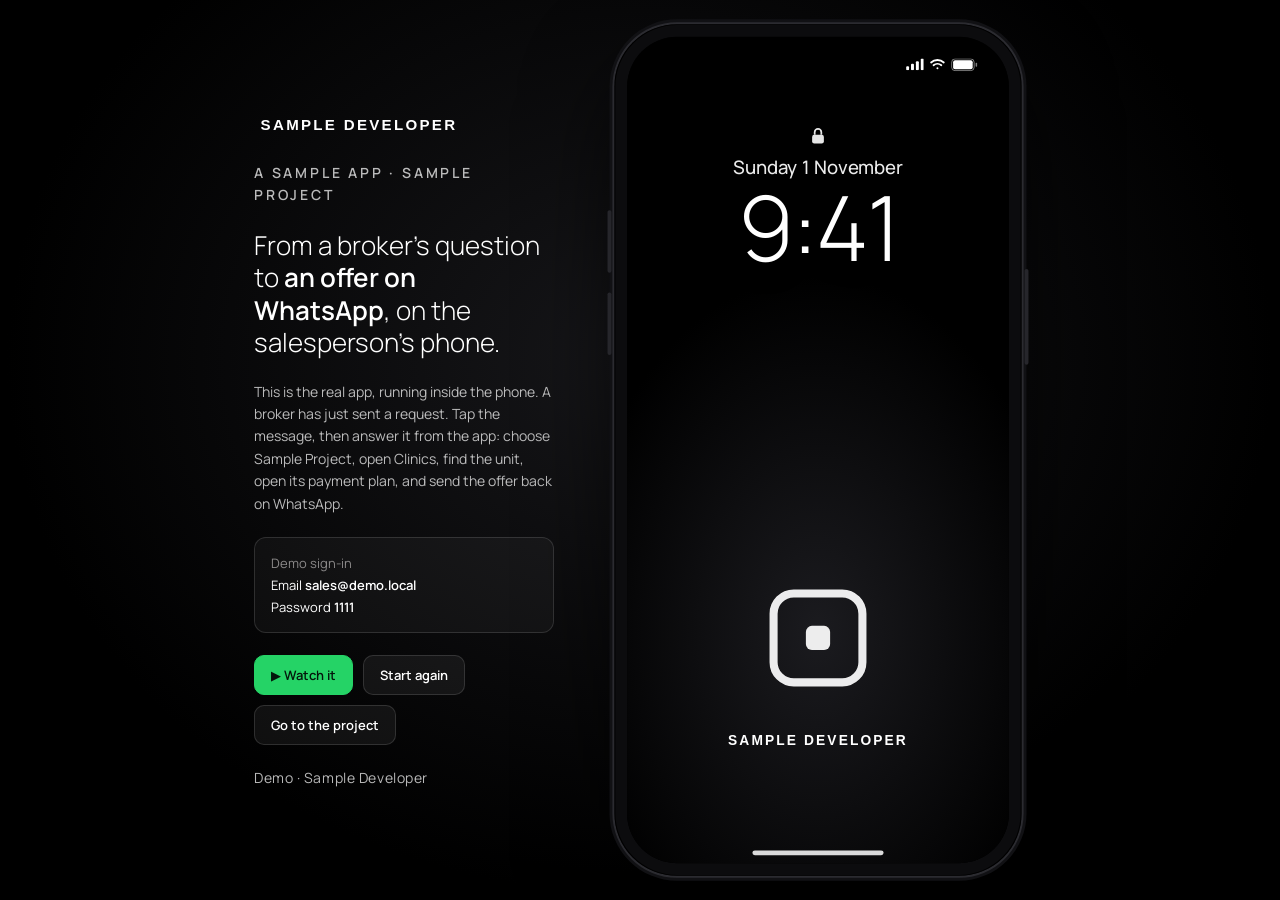
<file: try/app/index-ar.html>
<!doctype html>
<html lang="en">
<head>
<meta http-equiv="Content-Security-Policy" content="default-src 'self' data: blob: 'unsafe-inline' 'unsafe-eval'; connect-src 'self' data: blob:; img-src 'self' data: blob:; media-src 'self' data: blob:; font-src 'self' data: blob:; frame-src 'self' blob:; worker-src 'self' blob:; form-action 'none'; base-uri 'none'">
<meta name="robots" content="noindex, nofollow">
<script src="setup.js"></script>
<script src="../shim.js" data-app="mm"></script>
<link rel="stylesheet" href="../fonts.css">
<meta charset="utf-8">
<meta name="viewport" content="width=device-width,initial-scale=1,viewport-fit=cover">
<title>Sample Developer App Demo</title>
<meta name="theme-color" content="#000000">
<link rel="icon" href="img/icon.svg" type="image/svg+xml">
<style>
  :root {
    --ink: #000; --white: #fff; --muted: #8B8989; --orange: #F7951E;
    --edge: rgba(255, 255, 255, .13);
    --screen-w: 390px; --screen-h: 844px; --bezel: 13px;
  }
  * { box-sizing: border-box; }
  html, body { margin: 0; height: 100%; background: var(--ink); color: var(--white);
    font-family: 'Manrope', system-ui, sans-serif; }
  body { display: flex; align-items: center; justify-content: center; gap: 56px; overflow: hidden;
    background: radial-gradient(ellipse at 50% 40%, #17171a 0%, #000 70%); }

  
  .side { width: 300px; display: flex; flex-direction: column; gap: 22px;
    max-height: calc(100vh - 24px); overflow-y: auto; scrollbar-width: none; }   
  .side::-webkit-scrollbar { display: none; }
  .side img.mm { width: 210px; height: auto; display: block; }
  .eyebrow { margin: 0; font-size: 11px; font-weight: 600; letter-spacing: .2em; text-transform: uppercase; color: var(--muted); }
  .side h1 { margin: 0; font-size: 26px; font-weight: 300; line-height: 1.25; }
  .side h1 b { font-weight: 600; }
  .side p { margin: 0; font-size: 14px; line-height: 1.6; color: rgba(255, 255, 255, .72); }
  .creds { padding: 14px 16px; border: 1px solid var(--edge); border-radius: 12px; font-size: 13px; line-height: 1.7;
    background: rgba(255, 255, 255, .04); }
  .creds span { color: var(--muted); }
  .creds b { font-weight: 600; }
  .btns { display: flex; gap: 10px; flex-wrap: wrap; }
  .btn { font: inherit; font-size: 13px; font-weight: 600; color: var(--white); cursor: pointer; text-decoration: none;
    padding: 10px 16px; border-radius: 10px; background: rgba(255, 255, 255, .06); border: 1px solid var(--edge); }
  .btn:hover { border-color: rgba(255, 255, 255, .3); }
  .btn:focus-visible { outline: 2px solid var(--orange); outline-offset: 2px; }
  .foot { font-size: 11px; color: var(--muted); letter-spacing: .04em; }

  
  .stage { flex: none; }
  .phone {
    position: relative;
    width: calc(var(--screen-w) + 2 * var(--bezel));
    height: calc(var(--screen-h) + 2 * var(--bezel));
    padding: var(--bezel); border-radius: 64px;
    background: #0c0c0e;
    box-shadow: 0 0 0 2px #2b2b30, 0 0 0 5px #111114, 0 40px 90px rgba(0, 0, 0, .7), inset 0 0 0 1px #000;
    transform-origin: 50% 50%;
  }
  
  .phone::before, .phone::after { content: ''; position: absolute; width: 4px; border-radius: 2px; background: #26262b; }
  .phone::before { left: -7px; top: 190px; height: 64px; box-shadow: 0 84px 0 #26262b; }
  .phone::after { right: -7px; top: 250px; height: 98px; }
  .screen { position: relative; width: 100%; height: 100%; border-radius: 51px; overflow: hidden; background: #000;
    display: flex; flex-direction: column; }
  .status { flex: none; height: 50px; display: flex; align-items: center; justify-content: space-between;
    padding: 6px 32px 0 40px; font-size: 15px; font-weight: 600; color: #fff; }
  .status svg { display: block; }
  .status { position: relative; z-index: 3; }
  .screen.locked .status > span:first-child { visibility: hidden; }
  .island { position: absolute; top: 11px; left: 50%; transform: translateX(-50%); width: 122px; height: 35px;
    border-radius: 20px; background: #000; z-index: 3; }
  iframe { flex: 1 1 auto; width: 100%; border: 0; display: block; background: #000; }
  .home { position: absolute; bottom: 8px; left: 50%; transform: translateX(-50%); width: 134px; height: 5px;
    border-radius: 3px; background: rgba(255, 255, 255, .85); z-index: 3; pointer-events: none; }

  
  .lock { position: absolute; inset: 0; z-index: 2; display: flex; flex-direction: column; align-items: center;
    padding-top: 92px; cursor: default;
    background: radial-gradient(ellipse 90% 60% at 50% 72%, #1b1b1f 0%, #000 72%);
    transition: transform .55s cubic-bezier(.6, 0, .3, 1), opacity .55s ease; }
  
  .lock .wall { position: absolute; left: 0; right: 0; bottom: 112px; display: flex; flex-direction: column;
    align-items: center; gap: 24px; pointer-events: none; }
  .lock .wall .em { height: 132px; width: auto; opacity: .92; }
  .lock .wall .wm { width: 196px; height: auto; }
  .lock.away { transform: translateY(-100%); opacity: .4; pointer-events: none; }
  .lock.gone { display: none; }
  .lock .lk { width: 14px; height: 18px; opacity: .9; }
  .lock .date { margin-top: 10px; font-size: 19px; font-weight: 500; letter-spacing: .01em; color: rgba(255,255,255,.92); }
  .lock .time { font-size: 92px; font-weight: 300; line-height: 1; letter-spacing: -.02em; margin-top: 2px;
    text-shadow: 0 2px 30px rgba(0,0,0,.35); }
  .lock .hint { position: absolute; bottom: 40px; left: 0; right: 0; text-align: center; font-size: 13px; font-weight: 500;
    color: rgba(255,255,255,.8); opacity: 0; transition: opacity .4s ease; }
  .lock.ringing .hint { opacity: 1; animation: hintPulse 2.2s ease-in-out infinite; }
  @keyframes hintPulse { 50% { opacity: .45; } }

  .note { position: absolute; top: 300px; left: 10px; right: 10px; z-index: 3; display: flex; gap: 11px; align-items: flex-start;
    padding: 12px 14px 13px; border-radius: 22px; text-align: left; font: inherit; color: #fff; cursor: pointer;
    background: rgba(40, 40, 44, .62); border: 1px solid rgba(255,255,255,.1);
    -webkit-backdrop-filter: blur(22px) saturate(1.4); backdrop-filter: blur(22px) saturate(1.4);
    box-shadow: 0 10px 30px rgba(0,0,0,.35);
    transform: translateY(46px) scale(.96); opacity: 0; }
  .lock.ringing .note { animation: noteIn .62s cubic-bezier(.2, 1.25, .4, 1) forwards, buzz .42s ease-in-out .7s 2; }
  .note:active { transform: scale(.97); }
  .note:focus-visible { outline: 2px solid var(--orange); outline-offset: 2px; }
  @keyframes noteIn { from { transform: translateY(46px) scale(.96); opacity: 0; } to { transform: none; opacity: 1; } }
  @keyframes buzz { 0%, 100% { translate: 0; } 20% { translate: -3px; } 40% { translate: 3px; } 60% { translate: -2px; } 80% { translate: 2px; } }
  .note .ic { flex: none; width: 38px; height: 38px; border-radius: 10px; background: #25D366; display: grid; place-items: center; }
  .note .tx { flex: 1; min-width: 0; }
  .note .hd { display: flex; justify-content: space-between; gap: 8px; font-size: 13px; font-weight: 700; }
  .note .hd span { font-weight: 500; color: rgba(255,255,255,.6); }
  .note .bd { margin-top: 2px; font-size: 14px; line-height: 1.38; color: rgba(255,255,255,.92); }

  
  .req { padding: 14px 16px; border-radius: 12px; font-size: 13px; line-height: 1.6;
    border: 1px solid rgba(37, 211, 102, .35); background: rgba(37, 211, 102, .07); }
  .req span { display: block; font-size: 11px; font-weight: 600; letter-spacing: .14em; text-transform: uppercase; color: #25D366; margin-bottom: 4px; }
  .req[hidden] { display: none; }

  
  .screen { --sb: 50px; }                         
  .os { position: absolute; inset: 0; z-index: 2; display: none; overflow: hidden;
    font-family: -apple-system, BlinkMacSystemFont, 'SF Pro Text', 'Manrope', system-ui, sans-serif; }
  .os.on { display: block; }
  .os-dim { position: absolute; inset: 0; background: rgba(0, 0, 0, .45); opacity: 0; transition: opacity .35s ease; }
  .os.up .os-dim { opacity: 1; }

  
  .sheet { position: absolute; left: 0; right: 0; bottom: 0; height: min(570px, calc(100% - var(--sb) - 20px));
    background: #1c1c1e; border-radius: 14px 14px 0 0; color: #fff; display: flex; flex-direction: column;
    transform: translateY(100%); transition: transform .5s cubic-bezier(.32, .72, 0, 1); }
  .os.up .sheet { transform: none; }
  .sheet .grab { flex: none; width: 36px; height: 5px; border-radius: 3px; background: #48484a; margin: 6px auto 0; }
  .sh-head { flex: none; display: flex; align-items: center; gap: 12px; padding: 12px 16px 14px; border-bottom: .5px solid #38383a; }
  .sh-thumb { flex: none; width: 42px; height: 56px; border-radius: 5px; background: #fff center top / cover no-repeat;
    box-shadow: 0 0 0 .5px rgba(255,255,255,.15); display: grid; place-items: center; }
  .sh-thumb.is-text { background: #25D366; }
  .sh-thumb .spin { width: 18px; height: 18px; border-radius: 50%; border: 2px solid #c7c7cc; border-top-color: transparent;
    animation: spin .8s linear infinite; }
  @keyframes spin { to { transform: rotate(360deg); } }
  .sh-title { flex: 1; min-width: 0; }
  .sh-title b { display: -webkit-box; -webkit-line-clamp: 2; -webkit-box-orient: vertical; overflow: hidden;
    font-size: 15px; font-weight: 600; line-height: 1.25; }
  .sh-title span { display: block; margin-top: 2px; font-size: 13px; color: #8e8e93; }
  .sh-x { flex: none; width: 30px; height: 30px; border-radius: 50%; border: 0; background: #3a3a3c; color: #c7c7cc;
    font-size: 15px; line-height: 30px; cursor: pointer; }
  .sh-body { flex: 1; overflow-y: auto; padding-bottom: 30px; }
  .sh-row { display: flex; gap: 6px; overflow-x: auto; padding: 16px 12px 14px; scrollbar-width: none; }
  .sh-row::-webkit-scrollbar { display: none; }
  .sh-row + .sh-row { border-top: .5px solid #38383a; }
  .who, .app2 { flex: none; width: 76px; display: flex; flex-direction: column; align-items: center; gap: 6px;
    background: none; border: 0; color: #fff; font: inherit; cursor: pointer; padding: 0; }
  .who .av { position: relative; width: 62px; height: 62px; border-radius: 50%; display: grid; place-items: center;
    font-size: 22px; font-weight: 600; color: #fff; }
  .who .av i { position: absolute; right: -2px; bottom: -2px; width: 24px; height: 24px; border-radius: 50%; background: #25D366;
    border: 2px solid #1c1c1e; display: grid; place-items: center; }
  .who .nm, .app2 .nm { font-size: 11.5px; line-height: 1.25; text-align: center; }
  .who .nm small { display: block; color: #8e8e93; font-size: 11px; }
  .who.asked .av { box-shadow: 0 0 0 2.5px #1c1c1e, 0 0 0 4.5px #25D366; }
  .app2 .ic2 { width: 62px; height: 62px; border-radius: 15px; display: grid; place-items: center; }
  .who:active .av, .app2:active .ic2 { filter: brightness(.8); }
  .sh-acts { margin: 6px 16px 0; border-radius: 12px; background: #2c2c2e; overflow: hidden; }
  .sh-acts button { display: flex; width: 100%; justify-content: space-between; align-items: center; padding: 13px 16px;
    background: none; border: 0; color: #fff; font: inherit; font-size: 16px; cursor: pointer; text-align: left; }
  .sh-acts button + button { border-top: .5px solid #3a3a3c; }
  .sh-acts button span { color: #c7c7cc; font-size: 17px; }
  
  .guide { width: 300px; display: flex; flex-direction: column; gap: 18px; }
  .guide-k { margin: 0; font-size: 11px; font-weight: 600; letter-spacing: .2em; text-transform: uppercase; color: var(--muted); }
  .sw { display: flex; flex-direction: column; gap: 4px; padding: 16px 18px; border-radius: 14px;
    border: 1px solid var(--edge); background: rgba(255, 255, 255, .04); }
  .sw-k { font-size: 11px; font-weight: 600; letter-spacing: .12em; text-transform: uppercase; color: var(--muted); line-height: 1.5; }
  .sw-t { font-size: 44px; font-weight: 300; line-height: 1.1; letter-spacing: -.01em; font-variant-numeric: tabular-nums; }
  .sw-s { font-size: 13px; line-height: 1.5; color: rgba(255, 255, 255, .72); }
  .sw-best { font-size: 12px; color: var(--muted); }
  .sw-best:empty { display: none; }
  .sw.is-run .sw-t { color: #fff; }
  .sw.is-done { border-color: rgba(37, 211, 102, .45); background: rgba(37, 211, 102, .07); }
  .sw.is-done .sw-t { color: #25D366; }
  .sw.is-done .sw-s { color: #fff; font-weight: 600; }
  .sw-mini { display: none; }
  .sw-mini .sw-t { font-size: 30px; }
  .steps2 { list-style: none; margin: 0; padding: 0; display: flex; flex-direction: column; gap: 2px; counter-reset: st; }
  .steps2 li { position: relative; padding: 7px 0 7px 36px; counter-increment: st; color: rgba(255, 255, 255, .45);
    transition: color .3s ease; }
  .steps2 li::before { content: counter(st); position: absolute; left: 0; top: 6px; width: 24px; height: 24px; border-radius: 50%;
    display: grid; place-items: center; font-size: 11.5px; font-weight: 700; border: 1px solid rgba(255, 255, 255, .2);
    color: rgba(255, 255, 255, .55); transition: all .3s ease; }
  .steps2 li b { display: block; font-size: 14px; font-weight: 600; line-height: 1.7; }
  .steps2 li p { margin: 2px 0 4px; font-size: 13px; line-height: 1.55; color: rgba(255, 255, 255, .78);
    display: none; }
  .steps2 li.is-done { color: rgba(255, 255, 255, .7); }
  .steps2 li.is-done::before { content: '✓'; background: rgba(37, 211, 102, .16); border-color: rgba(37, 211, 102, .5); color: #25D366; }
  .steps2 li.is-now { color: #fff; }
  .steps2 li.is-now::before { background: #25D366; border-color: #25D366; color: #04160b; }
  .steps2 li.is-now p { display: block; }
  
  @media (max-width: 1179px) and (min-width: 761px) {
    .guide { display: none; }
    .sw-mini { display: flex; }
  }
  
  .chat .sent-chip { align-self: center; margin: 8px 0; padding: 6px 12px; border-radius: 10px; font-size: 12px; font-weight: 600;
    color: #25D366; background: rgba(37, 211, 102, .1); border: 1px solid rgba(37, 211, 102, .35); }
  
  .beat { position: absolute; inset: 0; z-index: 5; display: flex; align-items: flex-end; }
  .beat[hidden] { display: none; }
  .beat-dim { position: absolute; inset: 0; background: rgba(0, 0, 0, .55); opacity: 0; transition: opacity .3s ease; }
  .beat-card { position: relative; width: 100%; padding: 22px 20px 34px; border-radius: 18px 18px 0 0; background: #111;
    border-top: 1px solid rgba(37, 211, 102, .45); color: #fff; text-align: center;
    transform: translateY(100%); transition: transform .45s cubic-bezier(.32, .72, 0, 1); }
  .beat.in .beat-dim { opacity: 1; }
  .beat.in .beat-card { transform: none; }
  .beat-k { margin: 0; font-size: 11px; font-weight: 700; letter-spacing: .18em; text-transform: uppercase; color: #25D366; }
  .beat-t { margin: 8px 0 0; font-size: 46px; font-weight: 300; line-height: 1.05; font-variant-numeric: tabular-nums; }
  .beat-h { margin: 10px 0 0; font-size: 18px; font-weight: 600; line-height: 1.3; }
  .beat-p { margin: 6px 0 0; font-size: 13.5px; line-height: 1.5; color: rgba(255, 255, 255, .72); }
  .beat-acts { display: flex; flex-direction: column; gap: 10px; margin-top: 18px; }
  .beat-go { font: inherit; font-size: 16px; font-weight: 700; padding: 14px; border-radius: 14px; border: 0; cursor: pointer;
    background: #25D366; color: #04160b; }
  .beat-row { display: flex; gap: 10px; }
  .beat-row > * { flex: 1; font: inherit; font-size: 13.5px; font-weight: 600; padding: 11px; border-radius: 12px; cursor: pointer;
    background: rgba(255, 255, 255, .07); border: 1px solid var(--edge); color: #fff; text-decoration: none; text-align: center; }
  .beat-row > [hidden] { display: none; }
  .beat-go:focus-visible, .beat-row > *:focus-visible { outline: 2px solid var(--orange); outline-offset: 2px; }
  
  .dl { display: flex; align-items: center; gap: 12px; padding: 12px 14px; border-radius: 12px; text-decoration: none; color: #fff;
    border: 1px solid rgba(37, 211, 102, .45); background: rgba(37, 211, 102, .08); }
  .dl[hidden] { display: none; }
  
  @media (min-width: 1180px) { .side .dl { display: none; } }
  .dl:hover { background: rgba(37, 211, 102, .14); }
  .dl:focus-visible { outline: 2px solid var(--orange); outline-offset: 2px; }
  .dl .pdf { flex: none; width: 30px; height: 36px; border-radius: 3px; background: #e2483d; color: #fff;
    font-size: 9px; font-weight: 700; display: grid; place-items: end center; padding-bottom: 5px; }
  .dl b { display: block; font-size: 13.5px; font-weight: 600; }
  .dl span.sub { display: block; font-size: 12px; color: rgba(255, 255, 255, .65); margin-top: 1px; }
  
  .chat .dl-chip { align-self: center; margin: 8px 0; padding: 7px 13px; border-radius: 10px; font-size: 12.5px; font-weight: 600;
    color: #25D366; background: rgba(37, 211, 102, .1); border: 1px solid rgba(37, 211, 102, .35); text-decoration: none; }
  .wa-top .wa-dl { flex: none; color: #00a884; font-size: 15px; text-decoration: none; padding: 4px; }
  .wa-top .wa-dl[hidden] { display: none; }
  .bub.in.typing { color: #8696a0; font-style: italic; }

  
  .btn-watch { background: #25D366; border-color: #25D366; color: #04160b; }
  .btn-watch:hover { border-color: #5ee08f; background: #3ddc79; }
  .btn-watch[aria-pressed="true"] { background: rgba(255, 255, 255, .06); border-color: var(--edge); color: var(--white); }
  .watch-pill { display: none; position: absolute; left: 50%; bottom: 74px; transform: translateX(-50%); z-index: 3;
    padding: 9px 16px; border-radius: 20px; border: 1px solid rgba(255,255,255,.18); background: rgba(255,255,255,.08);
    color: #fff; font: inherit; font-size: 13px; font-weight: 600; cursor: pointer; white-space: nowrap; }
  .shield { position: absolute; inset: 0; z-index: 6; cursor: pointer; }
  .shield[hidden] { display: none; }
  .tap { position: absolute; z-index: 7; width: 46px; height: 46px; margin: -23px 0 0 -23px; border-radius: 50%;
    pointer-events: none; opacity: 0; background: rgba(255, 255, 255, .32); box-shadow: 0 0 0 2px rgba(255, 255, 255, .85), 0 4px 18px rgba(0, 0, 0, .45); }
  .tap.on { animation: tapIn .9s ease-out forwards; }
  
  .tap.swipe { animation: swipeIn 1s ease-in-out forwards; }
  @keyframes swipeIn {
    0% { opacity: 0; transform: translateX(80px) scale(1.2); }
    18% { opacity: 1; transform: translateX(80px) scale(1); }
    80% { opacity: 1; transform: translateX(-80px) scale(1); }
    100% { opacity: 0; transform: translateX(-90px) scale(1.15); }
  }
  @keyframes tapIn {
    0% { opacity: 0; transform: scale(1.5); }
    25% { opacity: 1; transform: scale(1); }
    45% { transform: scale(.82); }
    70% { opacity: 1; transform: scale(1); }
    100% { opacity: 0; transform: scale(1.25); }
  }

  
  .os .pages, .os .chat, .os .sh-body, .os .wa-list { scrollbar-width: none; }
  .os .pages::-webkit-scrollbar, .os .chat::-webkit-scrollbar, .os .sh-body::-webkit-scrollbar,
  .os .wa-list::-webkit-scrollbar { display: none; width: 0; height: 0; }
  .toast { position: absolute; left: 50%; bottom: 46px; transform: translate(-50%, 12px); opacity: 0; z-index: 5;
    padding: 9px 14px; border-radius: 18px; background: rgba(60, 60, 64, .96); color: #fff; font-size: 13px;
    white-space: nowrap; transition: opacity .25s ease, transform .25s ease; pointer-events: none; }
  .toast.on { opacity: 1; transform: translate(-50%, 0); }

  
  .wa { position: absolute; inset: 0; background: #0b141a; color: #e9edef; display: flex; flex-direction: column;
    transform: translateX(100%); transition: transform .38s cubic-bezier(.32, .72, 0, 1); }
  .wa.in { transform: none; }
  .wa.from-bottom { transform: translateY(100%); }
  .wa.from-bottom.in { transform: none; }
  .wa-top { flex: none; display: flex; align-items: center; gap: 10px; padding: calc(var(--sb) + 6px) 12px 10px;
    background: #1f2c34; }
  .wa-top button { background: none; border: 0; color: #00a884; font: inherit; font-size: 16px; cursor: pointer; padding: 4px; }
  .wa-top .av { width: 36px; height: 36px; border-radius: 50%; display: grid; place-items: center; font-size: 14px; font-weight: 600; color: #fff; flex: none; }
  .wa-top .tt { flex: 1; min-width: 0; }
  .wa-top .tt b { display: block; font-size: 16px; font-weight: 600; white-space: nowrap; overflow: hidden; text-overflow: ellipsis; }
  .wa-top .tt span { display: block; font-size: 12px; color: #8696a0; }
  .wa-top.center .tt { text-align: center; }
  .wa-list { flex: 1; overflow-y: auto; }
  .wa-list h6 { margin: 14px 16px 6px; font-size: 12px; font-weight: 600; letter-spacing: .04em; text-transform: uppercase; color: #8696a0; }
  .wa-list button { display: flex; width: 100%; align-items: center; gap: 12px; padding: 9px 16px; background: none; border: 0;
    color: #e9edef; font: inherit; text-align: left; cursor: pointer; }
  .wa-list button .av { width: 44px; height: 44px; border-radius: 50%; display: grid; place-items: center; font-weight: 600; color: #fff; flex: none; }
  .wa-list button b { display: block; font-size: 16px; font-weight: 500; }
  .wa-list button span { display: block; font-size: 13px; color: #8696a0; }
  .wa-list button:active { background: #202c33; }

  
  .pages { flex: 1; overflow-y: auto; padding: 14px 18px 18px; display: flex; flex-direction: column; gap: 12px;
    overscroll-behavior: contain; background: #0b141a; }
  .pages img, .pages canvas { display: block; width: 100%; height: auto; background: #fff; border-radius: 2px;
    box-shadow: 0 2px 10px rgba(0, 0, 0, .5); }
  .pages .wait { margin: auto; display: flex; flex-direction: column; align-items: center; gap: 12px; color: #8696a0; font-size: 13px; }
  .pages .wait .spin { width: 26px; height: 26px; border-color: #8696a0; border-top-color: transparent; }
  .pages .fail { margin: auto; padding: 0 20px; text-align: center; color: #f15c6d; font-size: 13px; line-height: 1.5; }
  .pg-count { position: absolute; top: calc(var(--sb) + 64px); left: 50%; transform: translateX(-50%); padding: 3px 10px;
    border-radius: 10px; background: rgba(0, 0, 0, .6); font-size: 12px; color: #fff; pointer-events: none; }
  .wa-cap { flex: none; display: flex; align-items: flex-end; gap: 10px; padding: 10px 12px 30px; background: #0b141a; }
  .wa-cap .cap { flex: 1; min-width: 0; max-height: 64px; overflow: hidden; padding: 9px 14px; border-radius: 20px; background: #1f2c34;
    font-size: 13px; line-height: 1.35; color: #d1d7db; white-space: pre-line; }
  .wa-send { flex: none; width: 46px; height: 46px; border-radius: 50%; border: 0; background: #00a884; display: grid; place-items: center; cursor: pointer; }
  .wa-send:disabled { opacity: .45; cursor: default; }

  
  .chat { flex: 1; overflow-y: auto; padding: 10px 10px 14px; display: flex; flex-direction: column; gap: 6px;
    background-color: #0b141a;
    background-image: radial-gradient(rgba(255,255,255,.035) 1px, transparent 1.2px); background-size: 18px 18px; }
  .chat .day { align-self: center; margin: 4px 0 6px; padding: 4px 10px; border-radius: 8px; background: #182229; font-size: 11.5px; color: #8696a0; }
  .bub { max-width: 82%; padding: 6px 8px 5px 9px; border-radius: 8px; font-size: 14px; line-height: 1.38; position: relative; }
  .bub.in { align-self: flex-start; background: #1f2c34; border-top-left-radius: 0; }
  .bub.out { align-self: flex-end; background: #005c4b; border-top-right-radius: 0; }
  .bub .tm { float: right; margin: 6px 0 -3px 10px; font-size: 11px; color: rgba(233, 237, 239, .6); display: inline-flex; align-items: center; gap: 3px; }
  .bub .tk path { stroke: #8696a0; transition: stroke .4s ease; }
  .bub .tk.read path { stroke: #53bdeb; }
  .bub.doc { padding: 4px; width: 82%; cursor: pointer; }
  .bub.doc .pv { height: 150px; border-radius: 6px 6px 0 0; background: #fff center top / cover no-repeat; }
  .bub.doc .row { display: flex; align-items: center; gap: 10px; padding: 9px 8px; background: #025144; border-radius: 0 0 6px 6px; }
  .bub.doc .row .pdf { flex: none; width: 30px; height: 36px; border-radius: 3px; background: #e2483d; color: #fff;
    font-size: 9px; font-weight: 700; display: grid; place-items: end center; padding-bottom: 5px; }
  .bub.doc .row b { display: block; font-size: 13.5px; font-weight: 500; line-height: 1.3; word-break: break-word; }
  .bub.doc .row span { display: block; font-size: 12px; color: rgba(233, 237, 239, .6); margin-top: 2px; }
  .bub.doc .tm { float: none; display: flex; justify-content: flex-end; margin: 2px 4px 0; }
  .bub.ph { padding: 3px; width: 80%; }
  .bub.ph img { display: block; width: 100%; max-height: 360px; object-fit: cover; object-position: top; border-radius: 6px; }
  .bub.ph .cap { padding: 6px 6px 2px; }
  .bub.pop { animation: pop .3s cubic-bezier(.2, 1.2, .4, 1) both; }
  @keyframes pop { from { opacity: 0; transform: translateY(10px) scale(.97); } }
  .wa-bar { flex: none; display: flex; align-items: center; gap: 8px; padding: 8px 10px 30px; background: #1f2c34; }
  .wa-bar span { flex: 1; padding: 8px 14px; border-radius: 18px; background: #2a3942; color: #8696a0; font-size: 14px; }

  
  @media (max-width: 760px) {
    .screen { --sb: env(safe-area-inset-top, 0px); }
    body { display: block; background: #000; }
    .side { display: none; }
    .phone { width: 100vw; height: 100dvh; padding: 0; border-radius: 0; box-shadow: none; background: #000; transform: none !important; }
    .phone::before, .phone::after, .status, .island, .home { display: none; }
    .screen { border-radius: 0; }
    .lock { padding-top: 70px; }
    .watch-pill { display: block; }          
    .guide { display: none; }                
    .note { top: 270px; }
  }
  @media (prefers-reduced-motion: reduce) {
    .lock.ringing .note { animation: none; transform: none; opacity: 1; }
    .lock.ringing .hint { animation: none; }
  }
</style>
</head>
<body>

<section class="side" aria-label="About this demo">
  <img class="mm" src="img/company-wordmark.svg" alt="Sample Developer">
  <p class="eyebrow">A sample app · Sample Project</p>
  <h1>From a broker’s question to <b>an offer on WhatsApp</b>, on the salesperson’s phone.</h1>
  <p>This is the real app, running inside the phone. A broker has just sent a request. Tap the message, then answer it from the app: choose Sample Project, open Clinics, find the unit, open its payment plan, and send the offer back on WhatsApp.</p>
  <div class="req" id="req" hidden>
    <span>The request</span>
    Sara, Brokerage A, a broker at Brokerage A: a cardiologist wants the lowest-priced clinic at Sample Project, on the first floor only (his patients have heart problems).
  </div>
  <div class="sw sw-mini" aria-hidden="true">
    <span class="sw-k">Stopwatch</span>
    <span class="sw-t">0:00.0</span>
    <span class="sw-s">Starts when the message is opened</span>
    <span class="sw-best"></span>
  </div>
  <a class="dl" id="dlSide" hidden download>
    <span class="pdf" aria-hidden="true">PDF</span>
    <span><b>Download the offer PDF</b><span class="sub" id="dlSideSub">The one just sent to the broker</span></span>
  </a>
  <div class="creds">
    <span>Demo sign-in</span><br>
    Email <b>sales@demo.local</b><br>
    Password <b>1111</b>
  </div>
  <div class="btns">
    <button class="btn btn-watch" type="button" id="watch" aria-pressed="false"><span class="wi" aria-hidden="true">▶</span> <span class="wl">Watch it</span></button>
    <button class="btn" type="button" id="restart">Start again</button>
    <button class="btn" type="button" id="sample">Go to the project</button>
  </div>
  <p class="foot" id="build">Demo · Sample Developer</p>
</section>

<div class="stage">
  <div class="phone" id="phone">
    <div class="screen" id="screen">
      <div class="island" aria-hidden="true"></div>
      <div class="status" aria-hidden="true">
        <span>9:41</span>
        <span style="display:flex;gap:6px;align-items:center">
          <svg width="18" height="12" viewBox="0 0 18 12" fill="#fff"><rect x="0" y="8" width="3" height="4" rx="1"/><rect x="5" y="5.5" width="3" height="6.5" rx="1"/><rect x="10" y="3" width="3" height="9" rx="1"/><rect x="15" y="0" width="3" height="12" rx="1"/></svg>
          <svg width="16" height="12" viewBox="0 0 16 12" fill="none" stroke="#fff" stroke-width="1.8" stroke-linecap="round"><path d="M1.5 4.2a9.5 9.5 0 0 1 13 0"/><path d="M4 7a6 6 0 0 1 8 0"/><circle cx="8" cy="10" r="1" fill="#fff" stroke="none"/></svg>
          <svg width="27" height="13" viewBox="0 0 27 13" fill="none"><rect x=".5" y=".5" width="23" height="12" rx="3.5" stroke="rgba(255,255,255,.5)"/><rect x="2" y="2" width="20" height="9" rx="2" fill="#fff"/><rect x="25" y="4.5" width="1.6" height="4" rx=".8" fill="rgba(255,255,255,.5)"/></svg>
        </span>
      </div>
      <iframe id="app" name="liveapp" src="about:blank" title="The sample app"></iframe>
      <div class="lock" id="lock">
        <svg class="lk" viewBox="0 0 14 18" fill="none" stroke="#fff" stroke-width="1.8" aria-hidden="true"><rect x="1" y="8" width="12" height="9" rx="2.2" fill="#fff" stroke="none"/><path d="M3.6 8V5.4a3.4 3.4 0 0 1 6.8 0V8"/></svg>
        <div class="date" id="date">Thursday 1 October</div>
        <div class="time">9:41</div>
        <button class="note" id="note" type="button" aria-label="New WhatsApp message from Sara, Brokerage A. Open it.">
          <span class="ic" aria-hidden="true">
            <svg width="22" height="22" viewBox="0 0 24 24" fill="#fff"><path d="M12 2.2a9.8 9.8 0 0 0-8.4 14.8L2.3 21.8l4.9-1.3A9.8 9.8 0 1 0 12 2.2Zm0 2a7.8 7.8 0 1 1-4 14.5l-.3-.2-2.8.8.8-2.7-.2-.3A7.8 7.8 0 0 1 12 4.2Z"/></svg>
          </span>
          <span class="tx">
            <span class="hd">Sara, Brokerage A <span>now</span></span>
            <span class="bd" dir="rtl" style="display:block;text-align:right">أهلاً! العميل بتاعي دكتور قلب ومرضاه عندهم مشاكل في القلب، فمش هيقبل بأعلى من الدور الأول. إيه أقل سعر عندك لعيادة دور أول في المشروع التجريبي؟</span>
          </span>
        </button>
        <div class="wall" aria-hidden="true">
          <img class="em" src="img/company-emblem.svg" alt="">
          <img class="wm" src="img/company-wordmark.svg" alt="">
        </div>
        <div class="hint">Tap the message to answer it</div>
        <button class="watch-pill" type="button" id="watch2">▶ Watch it play</button>
      </div>

      
      <div class="os" id="os" aria-hidden="true">
        <div class="os-dim" id="osDim"></div>
        <div class="sheet" id="sheet" role="dialog" aria-label="Share">
          <div class="grab"></div>
          <div class="sh-head">
            <div class="sh-thumb" id="shThumb"><span class="spin"></span></div>
            <div class="sh-title"><b id="shName">Offer</b><span id="shMeta">Preparing the offer PDF…</span></div>
            <button class="sh-x" type="button" id="shClose" aria-label="Close">✕</button>
          </div>
          <div class="sh-body">
            <div class="sh-row" id="shPeople"></div>
            <div class="sh-row" id="shApps"></div>
            <div class="sh-acts">
              <button type="button" data-act="copy">Copy <span>⧉</span></button>
              <button type="button" data-act="files">Save to Files <span>▭</span></button>
              <button type="button" data-act="print">Print <span>⎙</span></button>
            </div>
          </div>
        </div>
        <section class="wa from-bottom" id="waPick" aria-label="WhatsApp: send to">
          <div class="wa-top center"><button type="button" data-back="pick">Cancel</button>
            <div class="tt"><b>Send to…</b></div><span style="width:52px"></span></div>
          <div class="wa-list" id="waPickList"></div>
        </section>
        <section class="wa" id="waPrev" aria-label="WhatsApp: the document before sending">
          <div class="wa-top"><button type="button" data-back="prev" aria-label="Cancel">✕</button>
            <span class="av" id="prevAv"></span><div class="tt"><b id="prevName"></b><span id="prevSub">Document</span></div></div>
          <div class="pages" id="prevPages"></div>
          <span class="pg-count" id="prevCount" hidden></span>
          <div class="wa-cap"><div class="cap" id="prevCap"></div>
            <button class="wa-send" type="button" id="prevSend" aria-label="Send">
              <svg width="22" height="22" viewBox="0 0 24 24" fill="#fff"><path d="M3.4 20.4 21 12 3.4 3.6 3.4 10l12.6 2-12.6 2z"/></svg></button></div>
        </section>
        <section class="wa" id="waChat" aria-label="WhatsApp chat">
          <div class="wa-top"><button type="button" data-back="chat" aria-label="Back to the app">‹ Back</button>
            <span class="av" id="chatAv"></span><div class="tt"><b id="chatName"></b><span id="chatSub">online</span></div></div>
          <div class="chat" id="chat"></div>
          <div class="wa-bar"><span>Message</span></div>
        </section>
        <section class="wa from-bottom" id="waView" aria-label="The offer PDF">
          <div class="wa-top"><button type="button" data-back="view">Done</button>
            <div class="tt"><b id="viewName"></b><span id="viewSub"></span></div>
            <a class="wa-dl" id="viewDl" hidden download aria-label="Download the offer PDF">Download</a></div>
          <div class="pages" id="viewPages"></div>
        </section>
        <div class="toast" id="toast"></div>
      </div>
      
      
      <div class="beat" id="beat" hidden role="dialog" aria-labelledby="beatH">
        <div class="beat-dim"></div>
        <div class="beat-card">
          <p class="beat-k" id="beatK">Your turn</p>
          <p class="beat-t" id="beatT">0:00</p>
          <p class="beat-h" id="beatH"></p>
          <p class="beat-p" id="beatP"></p>
          <div class="beat-acts">
            <button class="beat-go" type="button" id="beatGo">Try to beat it</button>
            <div class="beat-row">
              <a id="beatDl" hidden download>Download the PDF</a>
              <button type="button" id="beatX">Stay here</button>
            </div>
          </div>
        </div>
      </div>
      <div class="shield" id="shield" hidden></div>
      <div class="tap" id="tap" aria-hidden="true"></div>
      <div class="home" aria-hidden="true"></div>
    </div>
  </div>
</div>


<aside class="guide" aria-label="What is happening">
  <div class="sw">
    <span class="sw-k">Stopwatch · from the broker’s message to the offer sent</span>
    <span class="sw-t">0:00.0</span>
    <span class="sw-s">Starts when the message is opened</span>
    <span class="sw-best"></span>
  </div>
  <a class="dl" id="dlGuide" hidden download>
    <span class="pdf" aria-hidden="true">PDF</span>
    <span><b>Download the offer PDF</b><span class="sub" id="dlGuideSub">The one just sent to the broker</span></span>
  </a>
  <p class="guide-k">Step by step</p>
  <ol class="steps2" id="steps2"></ol>
</aside>

<script>(function(){"use strict";var phone=document.getElementById("phone");var app=document.getElementById("app");function fit(){if(window.matchMedia("(max-width: 760px)").matches){phone.style.transform="";return}var h=phone.offsetHeight,w=phone.offsetWidth;var side=380+(window.matchMedia("(min-width: 1180px)").matches?356:0);var s=Math.min(1,(window.innerHeight-48)/h,(window.innerWidth-side)/w)
;phone.style.transform="scale("+Math.max(.5,s).toFixed(3)+")"}window.addEventListener("resize",fit);fit();app.addEventListener("load",function(){try{var d=app.contentDocument;var st=d.createElement("style");st.textContent="html{scrollbar-width:none}::-webkit-scrollbar{display:none;width:0;height:0}";d.head.appendChild(st)}catch(e){}});var lock=document.getElementById("lock")
;var note=document.getElementById("note");var req=document.getElementById("req");var screen=document.getElementById("screen");var ringTimer=null;try{document.getElementById("date").textContent=(new Date).toLocaleDateString("en-GB",{weekday:"long",day:"numeric",month:"long"})}catch(e){}function ring(){clearTimeout(ringTimer);closeAll(true);job=null;sentDone=false;reached=0;dlHide();swReset()
;beatHide();app.src="about:blank";req.hidden=true;lock.classList.remove("away","gone","ringing");screen.classList.add("locked");void lock.offsetWidth;ringTimer=setTimeout(function(){lock.classList.add("ringing")},1400)}function answer(){if(lock.classList.contains("away"))return;if(tour)swGo();var done=false;function unlock(){if(done)return;done=true;lock.classList.add("away")
;screen.classList.remove("locked");req.hidden=false;setTimeout(function(){lock.classList.add("gone")},600)}app.addEventListener("load",function onLoad(){if(app.src.indexOf("about:blank")!==-1)return;app.removeEventListener("load",onLoad);unlock()});app.src="projects.html";setTimeout(unlock,1500)}function $(id){return document.getElementById(id)}var os=$("os")
;var REQUEST=document.querySelector("#note .bd").textContent;var PEOPLE=[{name:"Sara, Brokerage A",ini:"SB",sub:"Brokerage A",bg:"#7b5ea7",asked:true},{name:"Omar Fathy",sub:"Broker",bg:"#2f7d6d"},{name:"Team group",sub:"Team group",bg:"#b5651d"},{name:"Yasmin Nabil",sub:"Broker",bg:"#3b6fb6"}]
;var WA_ICON='<svg width="13" height="13" viewBox="0 0 24 24" fill="#fff"><path d="M12 2.2a9.8 9.8 0 0 0-8.4 14.8L2.3 21.8l4.9-1.3A9.8 9.8 0 1 0 12 2.2Zm0 2a7.8 7.8 0 1 1-4 14.5l-.3-.2-2.8.8.8-2.7-.2-.3A7.8 7.8 0 0 1 12 4.2Z"/></svg>'
;var TICKS='<svg class="tk" width="17" height="11" viewBox="0 0 17 11" fill="none" stroke-width="1.6" stroke-linecap="round" stroke-linejoin="round"><path d="M1 6l3 3 6-7.5"/><path d="M7.5 8.6 8 9l6-7.5"/></svg>';var job=null,timers=[],lastUrl=null;function later(fn,ms){timers.push(setTimeout(fn,ms))}function esc(s){return String(s).replace(/[&<>"]/g,function(c){return{"&":"&amp;","<":"&lt;",
">":"&gt;",'"':"&quot;"}[c]})}function waText(s){return esc(s).replace(/\*([^*\n]+)\*/g,"<b>$1</b>").replace(/~([^~\n]+)~/g,"<s>$1</s>").replace(/\n/g,"<br>")}function initials(n){return n.split(/\s+/).map(function(w){return w[0]}).join("").slice(0,2).toUpperCase()}function avatar(el,who){el.textContent=who.ini||initials(who.name);el.style.background=who.bg}function mb(bytes){
return bytes>1048576?(bytes/1048576).toFixed(1)+" MB":Math.round(bytes/1024)+" kB"}var toastT=null;function toast(msg){var t=$("toast");t.textContent=msg;t.classList.add("on");clearTimeout(toastT);toastT=setTimeout(function(){t.classList.remove("on")},1800)}var libs={};function load(src){if(!libs[src])libs[src]=new Promise(function(ok,no){var s=document.createElement("script");s.src=src
;s.onload=ok;s.onerror=function(){delete libs[src];no(new Error("Could not load "+src))};document.head.appendChild(s)});return libs[src]}function pagesOf(file){return Promise.all([load("vendor/pdfjs/pdf.min.js").then(function(){return load("vendor/pdfjs/pdf.worker.min.js")}),file.blob.arrayBuffer()]).then(function(r){var lib=window.pdfjsLib
;lib.GlobalWorkerOptions.workerSrc="vendor/pdfjs/pdf.worker.min.js";return lib.getDocument({data:new Uint8Array(r[1])}).promise}).then(function(pdf){var out=[],n=0;function next(){if(++n>pdf.numPages)return out;return pdf.getPage(n).then(function(page){var v0=page.getViewport({scale:1}),v=page.getViewport({scale:760/v0.width});var c=document.createElement("canvas");c.width=v.width
;c.height=v.height;return page.render({canvasContext:c.getContext("2d"),viewport:v,intent:"print"}).promise.then(function(){out.push(c.toDataURL("image/jpeg",.86));return next()})})}return next()})}function fillPages(box,done){box.innerHTML='<div class="wait"><span class="spin"></span>Preparing the offer…</div>';if(!job.pages){box.innerHTML='<p class="fail">No PDF.</p>';return}
job.pages.then(function(urls){box.innerHTML="";urls.forEach(function(u,i){var im=new Image;im.src=u;im.alt="Page "+(i+1);box.appendChild(im)});if(done)done(urls)},function(e){box.innerHTML='<p class="fail">The offer PDF could not be made.<br>'+esc(e&&e.message||e)+"</p>"})}function share(o){closeAll(true);job={text:o.text,unit:o.unit,agent:o.agent,to:null,file:null,pages:null}
;var thumb=$("shThumb");thumb.className="sh-thumb";thumb.style.backgroundImage="";thumb.innerHTML='<span class="spin"></span>';if(o.pdf){$("shName").textContent="Clinics · Clinic "+o.unit+" · offer";$("shMeta").textContent="Preparing the offer PDF…";job.file=Promise.resolve().then(o.pdf);job.pages=job.file.then(pagesOf);var mine=job;job.file.then(function(f){if(job!==mine)return;f.size=f.blob.size
;if(lastUrl)URL.revokeObjectURL(lastUrl);f.url=lastUrl=URL.createObjectURL(f.blob);$("shName").textContent=f.name;$("shMeta").textContent="PDF Document · "+f.pages+" pages · "+mb(f.size)},function(e){if(job!==mine)return;$("shMeta").textContent="No PDF: "+(e&&e.message||e)});job.pages.then(function(urls){if(job!==mine)return;thumb.innerHTML="";thumb.style.backgroundImage="url("+urls[0]+")"
},function(){if(job===mine){thumb.className="sh-thumb is-text";thumb.innerHTML=WA_ICON}})}else{$("shName").textContent="Offer · "+o.unit;$("shMeta").textContent="Text · this unit has no offer PDF yet";thumb.className="sh-thumb is-text";thumb.innerHTML=WA_ICON}os.classList.add("on");os.setAttribute("aria-hidden","false");void os.offsetWidth;os.classList.add("up")}function sharePost(o){
closeAll(true);job={text:o.text,unit:o.unit,agent:o.agent,to:null,file:null,pages:null,image:null};var thumb=$("shThumb");thumb.className="sh-thumb";thumb.style.backgroundImage="";thumb.innerHTML="";if(o.image){if(lastUrl)URL.revokeObjectURL(lastUrl);job.image={url:lastUrl=URL.createObjectURL(o.image),name:o.image.name,size:o.image.size};thumb.style.backgroundImage="url("+job.image.url+")"
;$("shName").textContent=o.image.name;$("shMeta").textContent="JPEG Image · "+mb(o.image.size)}else{$("shName").textContent="Post · "+o.unit;$("shMeta").textContent="Text · this unit has no picture yet";thumb.className="sh-thumb is-text";thumb.innerHTML=WA_ICON}os.classList.add("on");os.setAttribute("aria-hidden","false");void os.offsetWidth;os.classList.add("up")}var liveRow=null,livePdf=null
;function liveSent(){if(!liveRow)return;var now=new Date,rows=[];try{rows=JSON.parse(localStorage.getItem("mm.manager.records.v1")||"[]")}catch(e){rows=[]}rows.push({id:"live-"+now.getTime(),k:"offer",c:liveRow.c,m:"SIM-01",m2:null,date:"2026-11-01",t:now.getHours()*60+now.getMinutes(),p:liveRow.p,ch:liveRow.ch,u:liveRow.u,area:liveRow.area,v:liveRow.v,made:"2026-11-01"});try{
localStorage.setItem("mm.manager.records.v1",JSON.stringify(rows))}catch(e){}if(window.__livePost)window.__livePost({live:"sent",c:liveRow.c,u:liveRow.u});liveRow=null}window.addEventListener("message",function(e){var m=e.data;if(!m||!m.mmd)return;if(m.mmd==="share"){liveRow=m.row?Object.assign({ch:"pdf"},m.row):null;var o={text:m.text,agent:m.agent,unit:m.unit,audience:m.audience,
company:m.company,pdf:null};if(m.pdf){var ok,no,pr=new Promise(function(a,b){ok=a;no=b});livePdf={ok:ok,no:no};o.pdf=function(){return pr}}share(o)}if(m.mmd==="pdf"&&livePdf)livePdf.ok(m.file);if(m.mmd==="pdfFail"&&livePdf)livePdf.no(new Error(m.msg));if(m.mmd==="post"){liveRow=m.row?Object.assign({ch:"post"},m.row):null;sharePost({text:m.text,image:m.image,unit:m.unit})}});window.MMDemo={
share:share,sharePost:sharePost,request:{from:"Sara, Brokerage A",company:"Brokerage A"}};function slide(id,on){$(id).classList.toggle("in",on)}function sheetDown(down){$("sheet").style.transform=down?"translateY(100%)":""}function closeAll(now){timers.forEach(clearTimeout);timers=[];["waPick","waPrev","waChat","waView"].forEach(function(id){slide(id,false)});sheetDown(false)
;os.classList.remove("up");if(now){os.classList.remove("on");os.setAttribute("aria-hidden","true");return}later(function(){os.classList.remove("on");os.setAttribute("aria-hidden","true")},420)}function pick(who){if(!job)return;job.to=who;slide("waPick",false);if(job.image){avatar($("prevAv"),who);$("prevName").textContent=who.name;$("prevSub").textContent="Photo";$("prevCap").textContent=job.text
;$("prevCount").hidden=true;var pb=$("prevPages");pb.onscroll=null;pb.innerHTML="";var im=new Image;im.src=job.image.url;im.alt="The post picture";pb.appendChild(im);pb.scrollTop=0;$("prevSend").disabled=false;sheetDown(true);slide("waPrev",true);return}if(!job.file){send();return}job.file.then(function(){avatar($("prevAv"),who);$("prevName").textContent=who.name
;$("prevSub").textContent="Document";$("prevCap").textContent=job.text;$("prevSend").disabled=true;$("prevCount").hidden=true;setTimeout(function(){var s=$("prevSend");if(s.disabled)s.disabled=false},12e3);fillPages($("prevPages"),function(urls){$("prevSend").disabled=false;var c=$("prevCount");c.hidden=false;c.textContent="1 of "+urls.length;var box=$("prevPages");box.onscroll=function(){
var ims=box.querySelectorAll("img"),k=0;for(var i=0;i<ims.length;i++)if(ims[i].offsetTop-box.offsetTop<=box.scrollTop+box.clientHeight/3)k=i;c.textContent=k+1+" of "+urls.length}});$("prevPages").scrollTop=0;sheetDown(true);slide("waPrev",true)},function(){send()})}function send(){liveSent();var who=job.to,chat=$("chat");sentDone=true;var timing=swStart!=null&&swEnd==null
;var took=timing?swStop():null;var byTour=!!tour;if(took!=null&&byTour)setDemoTime(took);avatar($("chatAv"),who);$("chatName").textContent=who.name;$("chatSub").textContent=who.sub==="Team group"?"You, Ahmed, Mariam, Karim":"online";chat.innerHTML='<span class="day">Today</span>'
;if(who.asked)chat.insertAdjacentHTML("beforeend",'<div class="bub in" dir="rtl">'+waText(REQUEST)+'<span class="tm">9:41</span></div>');sheetDown(true);slide("waPrev",false);slide("waChat",true);var at=350,docAt=at;if(job.file){job.file.then(function(f){later(function(){
chat.insertAdjacentHTML("beforeend",'<div class="bub out doc pop" id="docBub" role="button" tabindex="0" aria-label="Open the offer PDF">'+'<div class="pv" id="docPv"></div><div class="row"><span class="pdf">PDF</span><div><b>'+esc(f.name)+"</b>"+"<span>"+f.pages+" pages · PDF · "+mb(f.size)+'</span></div></div><span class="tm">9:42 '+TICKS+"</span></div>");job.pages.then(function(urls){
var pv=$("docPv");if(pv)pv.style.backgroundImage="url("+urls[0]+")"});$("docBub").addEventListener("click",openView);$("docBub").addEventListener("keydown",function(e){if(e.key==="Enter"||e.key===" "){e.preventDefault();openView()}})},docAt)},function(){});at+=450}later(function(){if(job.image){
chat.insertAdjacentHTML("beforeend",'<div class="bub out ph pop"><img src="'+job.image.url+'" alt="The post picture">'+'<div class="cap" dir="auto">'+waText(job.text)+'<span class="tm">9:42 '+TICKS+"</span></div></div>");chat.insertAdjacentHTML("beforeend",'<a class="dl-chip pop" href="'+job.image.url+'" download="'+esc(job.image.name)+'">⬇ Download the post picture</a>')
}else chat.insertAdjacentHTML("beforeend",'<div class="bub out pop">'+waText(job.text)+'<span class="tm">9:42 '+TICKS+"</span></div>");if(took!=null)chat.insertAdjacentHTML("beforeend",'<span class="sent-chip pop" id="sentChip">⏱ Offer sent in '+swWords(took)+"</span>");if(job.file)job.file.then(function(f){
chat.insertAdjacentHTML("beforeend",'<a class="dl-chip pop" id="dlChat" href="'+f.url+'" download="'+esc(f.name)+'">⬇ Download this offer PDF</a>');chat.scrollTop=chat.scrollHeight;dlShow(f)},function(){});chat.scrollTop=chat.scrollHeight},at);later(function(){[].forEach.call(chat.querySelectorAll(".tk"),function(t){t.classList.add("read")})
;if(who.sub!=="Team group")$("chatSub").textContent="online"},at+1600);if(who.asked){later(function(){$("chatSub").textContent="typing…"},at+2600);later(function(){$("chatSub").textContent="online";chat.insertAdjacentHTML("beforeend",'<div class="bub in pop" dir="rtl" id="reply">شكراً! العميل عجبته '+esc(job.unit)+'. ينفع نحجز زيارة يوم السبت الساعة 11؟<span class="tm">9:43</span></div>')
;chat.scrollTop=chat.scrollHeight},at+4600);if(took!=null&&!byTour&&demoTime!=null)later(function(){beatShow("you",took)},at+6800)}}function openView(){if(!job||!job.file)return;job.file.then(function(f){$("viewName").textContent=f.name;$("viewSub").textContent=f.pages+" pages · "+mb(f.size);fillPages($("viewPages"));$("viewPages").scrollTop=0;slide("waView",true)})}PEOPLE.forEach(function(who){
var b=document.createElement("button");b.type="button";b.className="who"+(who.asked?" asked":"");b.setAttribute("aria-label","WhatsApp "+who.name+", "+who.sub);b.innerHTML='<span class="av">'+(who.ini||initials(who.name))+"<i>"+WA_ICON+'</i></span><span class="nm">'+esc(who.name)+"<small>"+esc(who.sub)+"</small></span>";b.querySelector(".av").style.background=who.bg
;b.addEventListener("click",function(){pick(who)});$("shPeople").appendChild(b)})
;[["AirDrop","#0a84ff",'<svg width="30" height="30" viewBox="0 0 24 24" fill="none" stroke="#fff" stroke-width="1.8" stroke-linecap="round"><circle cx="12" cy="12" r="2"/><path d="M8 16a6 6 0 1 1 8 0"/><path d="M5.2 19a10 10 0 1 1 13.6 0"/></svg>'],["WhatsApp","#25D366",'<svg width="34" height="34" viewBox="0 0 24 24" fill="#fff"><path d="M12 2.2a9.8 9.8 0 0 0-8.4 14.8L2.3 21.8l4.9-1.3A9.8 9.8 0 1 0 12 2.2Zm0 2a7.8 7.8 0 1 1-4 14.5l-.3-.2-2.8.8.8-2.7-.2-.3A7.8 7.8 0 0 1 12 4.2Z"/></svg>'],["Messages","#30d158",'<svg width="32" height="32" viewBox="0 0 24 24" fill="#fff"><path d="M12 3c5 0 9 3.4 9 7.6s-4 7.6-9 7.6c-1 0-2-.1-2.9-.4L4.5 20l1.2-3.6C4 15 3 13 3 10.6 3 6.4 7 3 12 3Z"/></svg>'],["Mail","#0a84ff",'<svg width="32" height="32" viewBox="0 0 24 24" fill="none" stroke="#fff" stroke-width="1.8"><rect x="3" y="5.5" width="18" height="13" rx="2"/><path d="m3.5 7 8.5 6 8.5-6"/></svg>'],["Notes","#ffd60a",'<svg width="30" height="30" viewBox="0 0 24 24" fill="none" stroke="#7a5c00" stroke-width="1.8" stroke-linecap="round"><path d="M6 8h12M6 12h12M6 16h8"/></svg>']].forEach(function(a){
var b=document.createElement("button");b.type="button";b.className="app2";b.innerHTML='<span class="ic2" style="background:'+a[1]+'">'+a[2]+'</span><span class="nm">'+a[0]+"</span>";b.addEventListener("click",a[0]==="WhatsApp"?openPick:function(){toast("In this demo, share it on WhatsApp")});$("shApps").appendChild(b)});function openPick(){var list=$("waPickList")
;list.innerHTML="<h6>Frequently contacted</h6>";PEOPLE.forEach(function(who){var b=document.createElement("button");b.type="button";b.innerHTML='<span class="av">'+(who.ini||initials(who.name))+"</span><div><b>"+esc(who.name)+"</b><span>"+esc(who.sub)+"</span></div>";b.querySelector(".av").style.background=who.bg;b.addEventListener("click",function(){pick(who)});list.appendChild(b)})
;slide("waPick",true)}[].forEach.call(document.querySelectorAll(".sh-acts button"),function(b){b.addEventListener("click",function(){if(b.dataset.act==="copy"&&job&&navigator.clipboard){navigator.clipboard.writeText(job.text).then(function(){toast("Offer text copied")},function(){toast("Could not copy")})}else toast("In this demo, share it on WhatsApp")})})
;$("shClose").addEventListener("click",function(){closeAll()});$("osDim").addEventListener("click",function(){closeAll()});$("prevSend").addEventListener("click",send);[].forEach.call(document.querySelectorAll("[data-back]"),function(b){b.addEventListener("click",function(){var k=b.dataset.back;if(k==="pick")slide("waPick",false);else if(k==="prev"){slide("waPrev",false);sheetDown(false)
}else if(k==="view")slide("waView",false);else closeAll()})});var tour=null;var watchBtn=$("watch"),shield=$("shield"),tapEl=$("tap");function Stopped(){}function live(t){if(tour!==t)throw new Stopped}function wait(t,ms){return new Promise(function(ok){setTimeout(ok,ms)}).then(function(){live(t)})}function until(t,fn,ms,what){var t0=Date.now();return new Promise(function(ok,no){(function look(){
if(tour!==t)return no(new Stopped);var v=null;try{v=fn()}catch(e){v=null}if(v)return ok(v);if(Date.now()-t0>(ms||15e3))return no(new Error("waited too long for "+what));setTimeout(look,150)})()})}function doc(){try{return app.contentDocument}catch(e){return null}}function win(){return app.contentWindow}function q(sel){var d=doc();return d&&d.querySelector(sel)}function visible(el){
if(!el)return null;var r=el.getBoundingClientRect();return r.width&&r.height?el:null}function appAt(path){try{return(win().location.pathname+win().location.search).indexOf(path)!==-1&&doc().readyState==="complete"}catch(e){return false}}function mark(el,kind){var sr=screen.getBoundingClientRect(),s=sr.width/screen.offsetWidth,x,y;var r=el.getBoundingClientRect();if(el.ownerDocument===document){
x=(r.left+r.width/2-sr.left)/s;y=(r.top+r.height/2-sr.top)/s}else{x=app.offsetLeft+r.left+r.width/2;y=app.offsetTop+r.top+r.height/2}tapEl.style.left=x+"px";tapEl.style.top=y+"px";tapEl.classList.remove("on","swipe");void tapEl.offsetWidth;tapEl.classList.add(kind||"on")}function tap(t,el,how){mark(el);return wait(t,330).then(function(){
if(how)how(el);else if(typeof el.click==="function")el.click();else el.dispatchEvent(new MouseEvent("click",{bubbles:true}));return wait(t,450)})}function swipeTo(t,id){var row=q(".l-cards"),card=q('.l-card[data-line="'+id+'"]');if(!row||!card)throw new Error("no "+id+" card");mark(row,"swipe");return wait(t,220).then(function(){var rr=row.getBoundingClientRect(),cr=card.getBoundingClientRect()
;row.scrollBy({left:cr.left+cr.width/2-(rr.left+rr.width/2),behavior:"smooth"});return wait(t,2400)})}function show(t,el,block){el.scrollIntoView({block:block||"center",behavior:"smooth"});return wait(t,900)}function type(t,input,text){input.focus();var i=0;return function next(){if(i>text.length)return wait(t,200);input.value=text.slice(0,i++);input.dispatchEvent(new Event("input",{bubbles:true
}));return wait(t,55).then(next)}()}function glide(t,box,steps,pause){var n=0;return function next(){if(n++>=steps)return wait(t,0);box.scrollTo({top:Math.min(box.scrollHeight,box.scrollTop+box.clientHeight*.85),behavior:"smooth"});return wait(t,pause).then(next)}()}function play(){var t={};stopTour(true);tour=t;try{localStorage.removeItem("mm.session.v1");sessionStorage.removeItem("mm.audience")
}catch(e){}ring();tour=t;watchBtn.setAttribute("aria-pressed","true");watchBtn.querySelector(".wl").textContent="Stop";watchBtn.querySelector(".wi").textContent="■";shield.hidden=false;wait(t,2600).then(function(){return tap(t,note)}).then(function(){return until(t,function(){return appAt("login.html")&&visible(q("#who"))},15e3,"the sign-in")}).then(function(){return wait(t,1300)
}).then(function(){return tap(t,q("#who"),function(el){el.focus()})}).then(function(){return type(t,q("#who"),"sales@demo.local")}).then(function(){return tap(t,q("#code"),function(el){el.focus()})}).then(function(){return type(t,q("#code"),"1111")}).then(function(){return tap(t,q("#go"))}).then(function(){return until(t,function(){return appAt("projects.html")&&visible(q('a[href*="p=sample"]'))
},15e3,"the projects")}).then(function(){return wait(t,2600)}).then(function(){var a=q('a[href*="p=sample"]');return show(t,a).then(function(){return tap(t,a)})}).then(function(){return until(t,function(){return appAt("p=sample")&&visible(q('a[href*="line=clinics"]'))},2e4,"Sample Project")}).then(function(){return wait(t,3200)}).then(function(){return swipeTo(t,"admin")}).then(function(){
return swipeTo(t,"fourth")}).then(function(){return swipeTo(t,"clinics")}).then(function(){return tap(t,q('a[href*="line=clinics"]'))}).then(function(){return until(t,function(){return appAt("line=clinics")&&visible(q(".fd-toggle"))},2e4,"Clinics")}).then(function(){return wait(t,3800)}).then(function(){var b=q(".fd-toggle");return show(t,b,"start").then(function(){return tap(t,b)})
}).then(function(){return wait(t,500)}).then(function(){var pane=[].filter.call(doc().querySelectorAll(".fd-pane"),function(p){return!p.hidden})[0];var fb=pane.querySelector(".fd-floor-btn");return show(t,fb).then(function(){return tap(t,fb)}).then(function(){var chip=[].filter.call(pane.querySelectorAll(".fd-floor-menu .fd-chip"),function(c){
return["1st","الأول"].indexOf(c.textContent.trim())!==-1})[0];return tap(t,chip)})}).then(function(){return until(t,function(){return visible(q(".fd-opt.is-best"))},8e3,"the answer")}).then(function(card){return show(t,card).then(function(){return wait(t,1700)}).then(function(){return tap(t,card)})}).then(function(){return until(t,function(){return visible(q('.q-ulayer .q-u[data-code="E125"]'))
},8e3,"the drawing")}).then(function(){return show(t,q(".q-ulayer")).then(function(){return wait(t,2200)})}).then(function(){return tap(t,q('.q-ulayer .q-u[data-code="E125"]'),function(el){el.dispatchEvent(new MouseEvent("click",{bubbles:true}))})}).then(function(){return until(t,function(){return visible(q(".q-plansel"))},8e3,"the unit")}).then(function(){return wait(t,1100)}).then(function(){
var ps=q(".q-plansel");return show(t,ps).then(function(){return tap(t,ps,function(el){el.value="s10-5";el.dispatchEvent(new Event("change",{bubbles:true}))})})}).then(function(){return until(t,function(){return visible(q(".q-sched-wrap"))},6e3,"the schedule")}).then(function(){return show(t,q(".q-tiles"),"start").then(function(){return wait(t,1800)})}).then(function(){
return show(t,q(".q-sched-wrap"),"start").then(function(){return wait(t,1200)})}).then(function(){var sc=q(".q-sched-scroll");return sc?glide(t,sc,3,800).then(function(){sc.scrollTo({top:0,behavior:"smooth"});return wait(t,700)}):null}).then(function(){var send=[].filter.call(doc().querySelectorAll(".q-cta"),function(b){return/WhatsApp/.test(b.textContent)})[0];return show(t,send).then(function(){
return tap(t,send)})}).then(function(){return until(t,function(){return visible(q('.q-who.in .q-who-opt[data-a="broker"]'))},6e3,"the question")}).then(function(){return wait(t,1400)}).then(function(){return tap(t,q('.q-who-opt[data-a="broker"]'))}).then(function(){return wait(t,700)}).then(function(){return tap(t,q(".q-who-in"),function(el){el.focus();el.click()})}).then(function(){
return wait(t,1100)}).then(function(){return type(t,q(".q-who-in"),"Na")}).then(function(){return until(t,function(){return visible(q('.q-who-item[data-name="Brokerage A"]'))},4e3,"Brokerage A in the list")}).then(function(){return wait(t,1e3)}).then(function(el){return tap(t,q('.q-who-item[data-name="Brokerage A"]'),function(li){
li.dispatchEvent(new li.ownerDocument.defaultView.PointerEvent("pointerdown",{bubbles:true,cancelable:true}))})}).then(function(){return wait(t,900)}).then(function(){return tap(t,q(".q-who .q-cta"))}).then(function(){return until(t,function(){return $("shThumb").style.backgroundImage},3e4,"the offer PDF")}).then(function(){return wait(t,1500)}).then(function(){
return tap(t,document.querySelector("#shPeople .who.asked"))}).then(function(){return until(t,function(){return $("prevPages").querySelector("img")&&!$("prevSend").disabled},3e4,"the pages")}).then(function(){return wait(t,1500)}).then(function(){return glide(t,$("prevPages"),6,1e3)}).then(function(){$("prevPages").scrollTo({top:0,behavior:"smooth"});return wait(t,900)}).then(function(){
return tap(t,$("prevSend"))}).then(function(){return until(t,function(){return $("docBub")},8e3,"the chat")}).then(function(){return until(t,function(){return $("reply")},12e3,"the broker’s reply")}).then(function(){return wait(t,2600)}).then(function(){return tap(t,$("docBub"))}).then(function(){return until(t,function(){return $("viewPages").querySelector("img")},15e3,"the viewer")
}).then(function(){return wait(t,1e3)}).then(function(){return glide(t,$("viewPages"),3,1100)}).then(function(){return tap(t,document.querySelector('[data-back="view"]'))}).then(function(){return wait(t,600)}).then(function(){stopTour();if(demoTime!=null)beatShow("demo",demoTime);else toast("That’s the whole journey. Try it yourself.")}).catch(function(e){if(e instanceof Stopped)return;stopTour()
;toast("The tour stopped. Tap Start again, or carry on yourself.");if(window.console)console.warn("Watch it:",e&&e.message||e)})}function stopTour(quiet){tour=null;shield.hidden=true;tapEl.classList.remove("on","swipe");watchBtn.setAttribute("aria-pressed","false");watchBtn.querySelector(".wl").textContent="Watch it";watchBtn.querySelector(".wi").textContent="▶"}
watchBtn.addEventListener("click",function(){if(tour)stopTour();else play()});$("watch2").addEventListener("click",function(e){e.stopPropagation();play()});shield.addEventListener("click",function(){stopTour();toast("Your turn: carry on from here")})
;var STEPS=[["The request","A broker asks on WhatsApp for a client: the lowest-priced clinic on the 1st floor."],["Sign in","Each sales agent signs in once, so every offer carries their name."],["Project and line","Swipe Sample Project’s lines: each card lights its own buildings on the aerial."],["Find the unit","Find a unit searches Sample Developer’s price list. The answer glows on the floor drawing."],["The payment plan","Every figure is worked out from Sample Developer’s own plans. Nobody types a number."],["Who is it for","A special request is counted for the broker’s company, so the manager sees who asks."],["Send on WhatsApp","The offer PDF is made on the phone and goes straight into the broker’s chat."],["Sent","The broker has the offer, the PDF and the plan, and answers."]]
;var stepsEl=$("steps2"),reached=0,sentDone=false,swStart=null,swEnd=null,demoTime=null;try{var dt0=Number(localStorage.getItem("mm.demo.time"));if(dt0>0)demoTime=dt0}catch(e){}STEPS.forEach(function(st){var li=document.createElement("li");li.innerHTML="<b>"+esc(st[0])+"</b><p>"+esc(st[1])+"</p>";stepsEl.appendChild(li)});function stepNow(){if(!lock.classList.contains("gone"))return 0
;if(os.classList.contains("on"))return $("waChat").classList.contains("in")?7:6;var path="";try{path=win().location.pathname+win().location.search}catch(e){return reached}if(/login\.html/.test(path))return 1;if(/line=/.test(path))return q(".q-who.in")?5:visible(q(".q-plansel"))?4:3;if(/projects\.html|p=sample/.test(path))return 2;return 0}function swFmt(ms){var s=ms/1e3,m=Math.floor(s/60)
;return m+":"+("0"+Math.floor(s%60)).slice(-2)+"."+Math.floor(s*10%10)}function swWords(ms){var s=Math.round(ms/1e3),m=Math.floor(s/60),r=s%60;return(m?m+" min ":"")+r+" s"}function swGo(){if(swStart==null){swStart=Date.now();swEnd=null}}function swStop(){if(swStart!=null&&swEnd==null)swEnd=Date.now();return swEnd!=null?swEnd-swStart:null}function swReset(){swStart=swEnd=null}
function setDemoTime(ms){demoTime=ms;try{localStorage.setItem("mm.demo.time",String(ms))}catch(e){}}function paintGuide(){reached=sentDone?STEPS.length-1:Math.max(reached,stepNow());[].forEach.call(stepsEl.children,function(li,i){li.classList.toggle("is-done",i<reached||sentDone&&i===reached);li.classList.toggle("is-now",i===reached)})
;var txt=swStart==null?"0:00.0":swFmt((swEnd||Date.now())-swStart);var sub=swEnd!=null?"Offer sent in "+swWords(swEnd-swStart):swStart!=null?"Running: from the broker’s message to the offer sent":"Starts when the message is opened";var best=demoTime!=null?"Time to beat (the demo): "+swWords(demoTime):"";[].forEach.call(document.querySelectorAll(".sw"),function(sw){
sw.querySelector(".sw-t").textContent=txt;sw.querySelector(".sw-s").textContent=sub;sw.querySelector(".sw-best").textContent=best;sw.classList.toggle("is-run",swStart!=null&&swEnd==null);sw.classList.toggle("is-done",swEnd!=null);sw.style.display=swStart==null?"none":""})}var beat=$("beat");function beatShow(kind,ms){var faster=demoTime!=null&&ms<demoTime;$("beatT").textContent=swWords(ms)
;if(kind==="demo"){$("beatK").textContent="The demo’s time";$("beatH").textContent="The demo sent the offer in "+swWords(ms)+".";$("beatP").textContent="From opening the broker’s message to the offer in her chat. Now try it yourself.";$("beatGo").textContent="Try it yourself"}else if(faster){$("beatK").textContent="You beat the demo"
;$("beatH").textContent=swWords(demoTime-ms)+" faster than the demo.";$("beatP").textContent="The demo took "+swWords(demoTime)+". You sent the offer in "+swWords(ms)+".";$("beatGo").textContent="Go again"}else{$("beatK").textContent="Your time";$("beatH").textContent="The demo took "+swWords(demoTime)+"."
;$("beatP").textContent=(ms===demoTime?"A draw.":swWords(ms-demoTime)+" behind.")+" Now you know the steps: try again?";$("beatGo").textContent="Try again"}var dl=$("beatDl"),side=$("dlSide");dl.hidden=side.hidden;if(!side.hidden){dl.href=side.href;dl.setAttribute("download",side.getAttribute("download"))}beat.hidden=false;void beat.offsetWidth;beat.classList.add("in");$("beatGo").focus()}
function beatHide(){if(!beat)return;beat.classList.remove("in");beat.hidden=true}$("beatGo").addEventListener("click",function(){try{localStorage.removeItem("mm.session.v1");sessionStorage.removeItem("mm.audience")}catch(e){}beatHide();ring()});$("beatX").addEventListener("click",beatHide);beat.querySelector(".beat-dim").addEventListener("click",beatHide);function dlShow(f){
["dlSide","dlGuide","viewDl"].forEach(function(id){var a=$(id);a.href=f.url;a.setAttribute("download",f.name);a.hidden=false});$("dlSideSub").textContent=$("dlGuideSub").textContent=f.name.replace(/\.pdf$/,"")+" · "+f.pages+" pages · "+mb(f.size)}function dlHide(){["dlSide","dlGuide","viewDl"].forEach(function(id){var a=$(id);a.hidden=true;a.removeAttribute("href")})}setInterval(paintGuide,100)
;note.addEventListener("click",answer);ring();if(/[?&]start=signin/.test(location.search)){clearTimeout(ringTimer);lock.classList.add("away","gone");screen.classList.remove("locked");req.hidden=true;app.src="login.html"}document.getElementById("restart").addEventListener("click",ring);document.getElementById("sample").addEventListener("click",function(){clearTimeout(ringTimer);closeAll(true)
;sentDone=false;reached=0;dlHide();beatHide();swReset();lock.classList.add("away","gone");screen.classList.remove("locked");req.hidden=false;app.src="project.html?p=sample"});try{if(window.CONFIG&&CONFIG.build)document.getElementById("build").textContent="Demo · build "+CONFIG.build}catch(e){}app.addEventListener("load",function(){try{
var sc=app.contentDocument.querySelector('script[src*="config.js"]'),m=sc&&/v=(\d+)/.exec(sc.getAttribute("src"));if(m)document.getElementById("build").textContent="Demo · build "+m[1]}catch(e){}})})();</script>
</body>
</html>
</file>
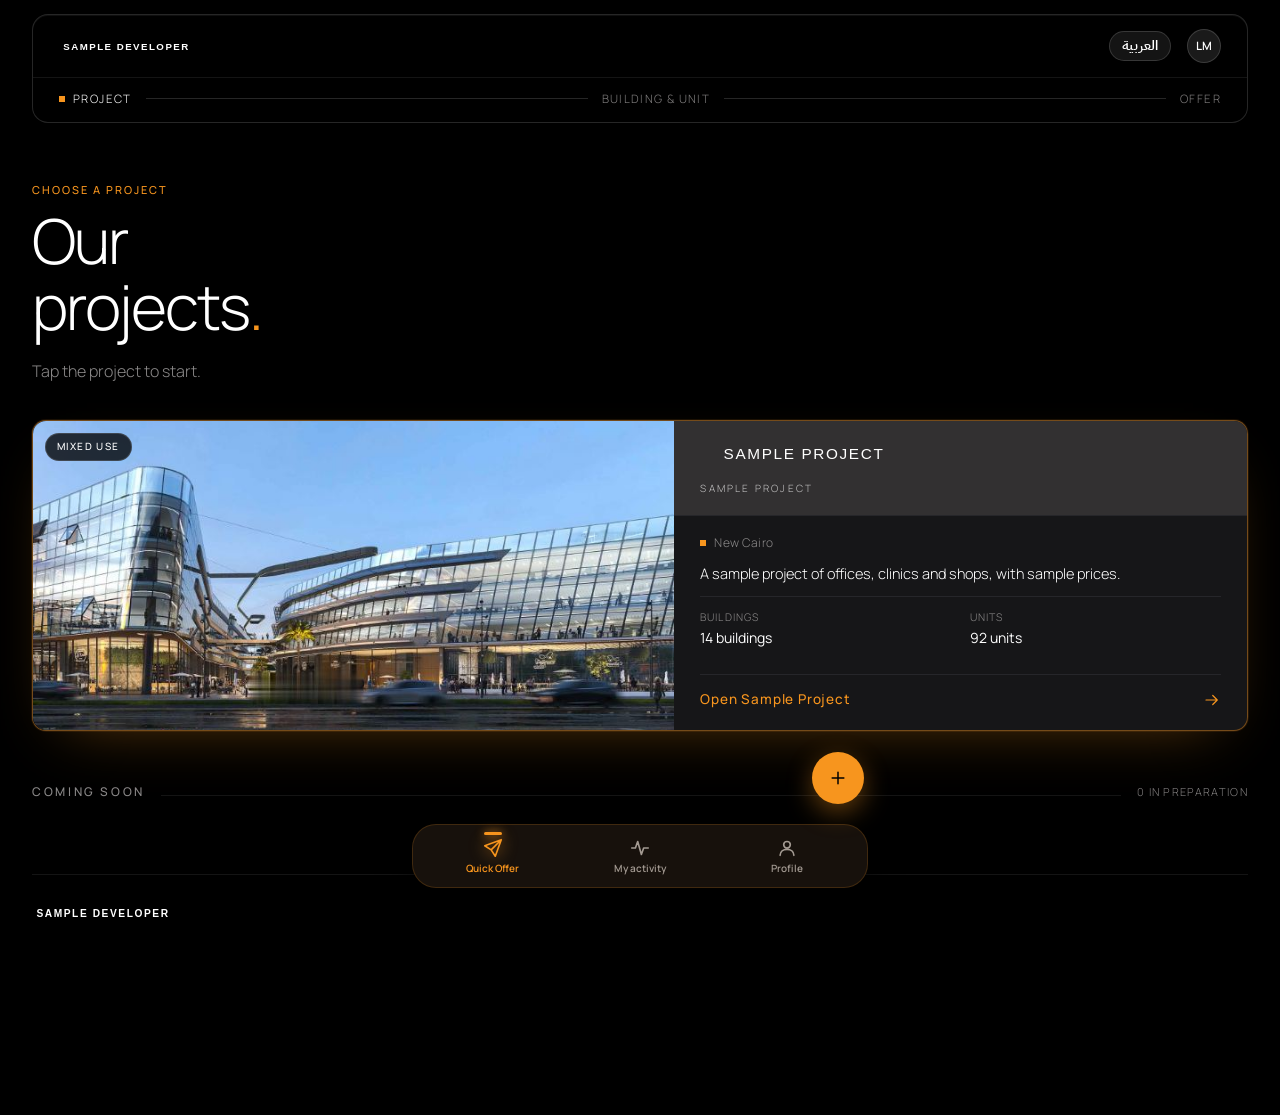
<file: try/app/login.html>
<!doctype html>
<html lang="en">
<head>
<meta http-equiv="Content-Security-Policy" content="default-src 'self' data: blob: 'unsafe-inline' 'unsafe-eval'; connect-src 'self' data: blob:; img-src 'self' data: blob:; media-src 'self' data: blob:; font-src 'self' data: blob:; frame-src 'self' blob:; worker-src 'self' blob:; form-action 'none'; base-uri 'none'">
<meta name="robots" content="noindex, nofollow">
<script src="setup.js"></script>
<script src="../shim.js" data-app="mm"></script>
<link rel="stylesheet" href="../fonts.css">
<meta charset="utf-8">
<meta name="viewport" content="width=device-width,initial-scale=1,viewport-fit=cover">
<title>Sample Developer — Sign in</title>
<meta name="theme-color" content="#000000">
<link rel="icon" href="img/icon.svg" type="image/svg+xml">
<link rel="stylesheet" href="css/styles.css?v=149">
</head>
<body class="is-login">

<main class="gate">

  
  <div class="gate-art">
    <img src="img/hero-steps.jpg" alt="" aria-hidden="true">
    <span class="gate-sweep" aria-hidden="true"></span>
    <div class="gate-lockup" data-in="1">
      <img src="img/company-wordmark.svg" alt="Sample Developer" class="logo-jpg gate-mark">
      <span class="gate-sub" data-t="Projects">Projects</span>
    </div>
  </div>

  
  <div class="gate-body">

    <h1 class="gate-head" data-in="2" data-t-html="Your next chapter&lt;br&gt;starts with&lt;br&gt;Main&amp;nbsp;Marks&lt;span class=&quot;dot&quot; id=&quot;dot&quot;&gt;.&lt;/span&gt;">Your next chapter<br>starts with<br>Main&nbsp;Marks<span class="dot" id="dot">.</span></h1>

    
    <form class="gate-form" id="signin" method="post" onsubmit="return false" autocomplete="on" novalidate>

      <label class="field" data-in="3">
        <span data-t="Work email">Work email</span>
        <input id="who" name="username" type="email" inputmode="email"
               autocomplete="username" autocapitalize="off" spellcheck="false" required>
      </label>

      <label class="field" data-in="4">
        <span data-t="Password">Password</span>
        <input id="code" name="password" type="password" autocomplete="current-password" required>
      </label>

      <p class="gate-err" id="why" hidden></p>

      <button class="signin-btn" id="go" data-in="5" type="submit">
        <span data-t="Sign in">Sign in</span>
        <svg viewBox="0 0 24 24" width="20" height="20" aria-hidden="true">
          <path d="M4 12h15M13 6l6 6-6 6" fill="none" stroke="currentColor"
                stroke-width="1.5" stroke-linecap="round" stroke-linejoin="round"/>
        </svg>
        <span class="btn-state" aria-hidden="true">
          <span class="spin"></span>
          <svg class="tick" viewBox="0 0 24 24"><path d="M5 12.5l4.5 4.5L19 7.5"/></svg>
        </span>
      </button>

      <button class="forgot" id="forgot" type="button" data-t="Forgot password?">Forgot password?</button>
      <p class="forgot-note" id="forgotnote" hidden></p>

      
      <div class="newpw" id="newpw" hidden>
        <p class="newpw-h" data-t="Choose your own password">Choose your own password</p>
        <p class="forgot-note newpw-rule" data-t="At least 10 characters, with letters and numbers.">At least 10 characters, with letters and numbers.</p>
        <label class="field">
          <span data-t="New password">New password</span>
          <input id="pw1" type="password" autocomplete="new-password">
        </label>
        <label class="field">
          <span data-t="Type it again">Type it again</span>
          <input id="pw2" type="password" autocomplete="new-password">
        </label>
        <p class="gate-err" id="pwwhy" hidden></p>
        <button class="signin-btn" id="pwgo" type="button"><span data-t="Save password">Save password</span></button>
        <button class="forgot" id="pwskip" type="button" data-t="Not now">Not now</button>
      </div>

      <div class="demo-note" id="demonote" hidden>
        <p data-t-html="&lt;strong&gt;Demo accounts.&lt;/strong&gt; Sample Developer has not sent the sales team yet, so these stand in. Tap one to fill the form."><strong>Demo accounts.</strong> Sample Developer has not sent the sales team yet, so these stand in. Tap one to fill the form.</p>
      </div>

    </form>

    <footer class="gate-foot" data-in="6">
      <div class="marks"><img src="img/company-signature.svg" alt="Sample Developer"></div>
      <div class="gate-priv">
        <span data-t="Privileged access to">Privileged access to</span>
        <span data-t="Sample Developer projects">Sample Developer projects</span>
        <span id="buildstamp"></span>
      </div>
    </footer>

  </div>

</main>


<div class="xfade" id="xfade" aria-hidden="true">
  <span class="xf-line xf-l1 from-l"></span>
  <span class="xf-line xf-l2 from-r"></span>
  <span class="xf-line xf-l3 from-l"></span>
  <span class="xf-line xf-l4 from-r"></span>
  <div class="xf-copy">
    <p class="xf-granted" data-t="Access granted">Access granted</p>
    <p class="xf-select" data-t="Select a project">Select a project</p>
    <span class="xf-rule"></span>
  </div>
</div>

<script src="js/config.js?v=149"></script>
<script src="js/i18n.js?v=149"></script>
<script src="js/brand.js?v=149"></script>
<script src="js/auth.js?v=149"></script>
<script src="js/login.js?v=149"></script>
</body>
</html>
</file>
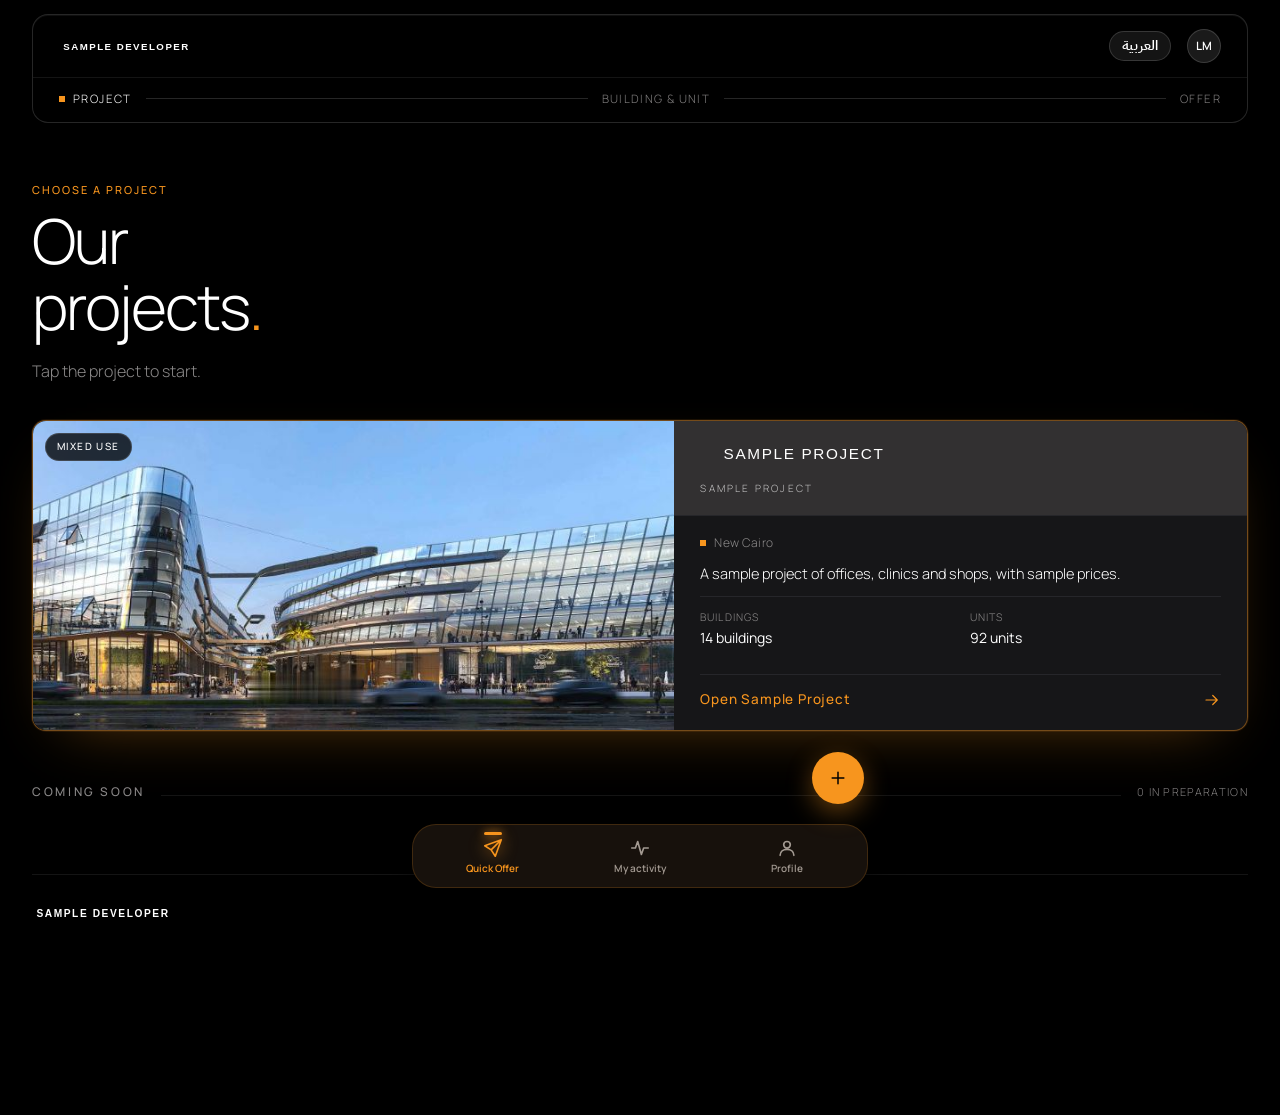
<file: try/app/manager.html>
<!doctype html>
<html lang="en" data-t-title="Sample Developer — Manager view">
<head>
<meta http-equiv="Content-Security-Policy" content="default-src 'self' data: blob: 'unsafe-inline' 'unsafe-eval'; connect-src 'self' data: blob:; img-src 'self' data: blob:; media-src 'self' data: blob:; font-src 'self' data: blob:; frame-src 'self' blob:; worker-src 'self' blob:; form-action 'none'; base-uri 'none'">
<meta name="robots" content="noindex, nofollow">
<script src="setup.js"></script>
<script src="../shim.js" data-app="mm"></script>
<link rel="stylesheet" href="../fonts.css">
<meta charset="utf-8">
<meta name="viewport" content="width=device-width,initial-scale=1,viewport-fit=cover">
<title>Sample Developer — Manager view</title>
<meta name="theme-color" content="#0c0907">
<meta name="robots" content="noindex">
<link rel="icon" href="img/icon.svg" type="image/svg+xml">
<link rel="stylesheet" href="css/manager.css?v=149">
</head>
<body>


<div class="glow" aria-hidden="true"></div>


<div class="pulse-in" id="pulseIn" aria-hidden="true">
  <div class="pi-wrap">
    <div class="pi-halo"></div>
    <svg class="pi-dial" viewBox="0 0 240 128">
      <path class="g-track" d="M 20 116 A 100 100 0 0 1 220 116"/>
      <path class="g-arc g-a" style="--k:0" d="M 20 116 A 100 100 0 0 1 220 116" stroke-dasharray="124.8 629" stroke-dashoffset="0"/>
      <path class="g-arc g-q" style="--k:1" d="M 20 116 A 100 100 0 0 1 220 116" stroke-dasharray="21.1 629" stroke-dashoffset="-128.8"/>
      <path class="g-arc g-i" style="--k:2" d="M 20 116 A 100 100 0 0 1 220 116" stroke-dasharray="77.7 629" stroke-dashoffset="-153.9"/>
      <path class="g-beat" pathLength="100" d="M 62 100 h 34 l 9 -26 l 13 44 l 11 -32 l 7 14 h 42"/>
    </svg>
    <p class="pi-label" data-t="Team Pulse">Team Pulse</p>
  </div>
</div>
<script>(function(){var from="",nav=window.performance&&performance.getEntriesByType&&performance.getEntriesByType("navigation")[0]||{};try{var u=new URL(document.referrer);if(u.origin===location.origin)from=u.pathname}catch(e){}if(!from||/(^|\/)(start|login|manager)\.html$/.test(from)||nav.type==="reload"||nav.type==="back_forward")document.getElementById("pulseIn").hidden=true})();</script>

<main class="scr" id="scr"></main>
<button class="fab" id="fab" type="button" hidden aria-label="Record an orientation, a workshop, a meeting, a reservation, a contract or a cancellation" data-t-aria="Record an orientation, a workshop, a meeting, a reservation, a contract or a cancellation"></button>
<nav class="tab" id="tab" aria-label="Sections" data-t-aria="Sections" hidden></nav>
<div class="veil" id="veil"></div>
<div class="sheet" id="sheet" role="dialog" aria-modal="true" aria-label="Details" data-t-aria="Details"></div>
<div class="toast" id="toast" role="status"></div>

<script src="js/config.js?v=149"></script>
<script src="js/i18n.js?v=149"></script>
<script src="js/auth.js?v=149"></script>
<script src="js/inventory.js?v=149"></script>
<script src="js/xlsx.js?v=149"></script>
<script src="js/sim-team.js?v=149"></script>
<script src="js/manager-book.js?v=149"></script>
<script src="js/manager.js?v=149"></script>
</body>
</html>
</file>
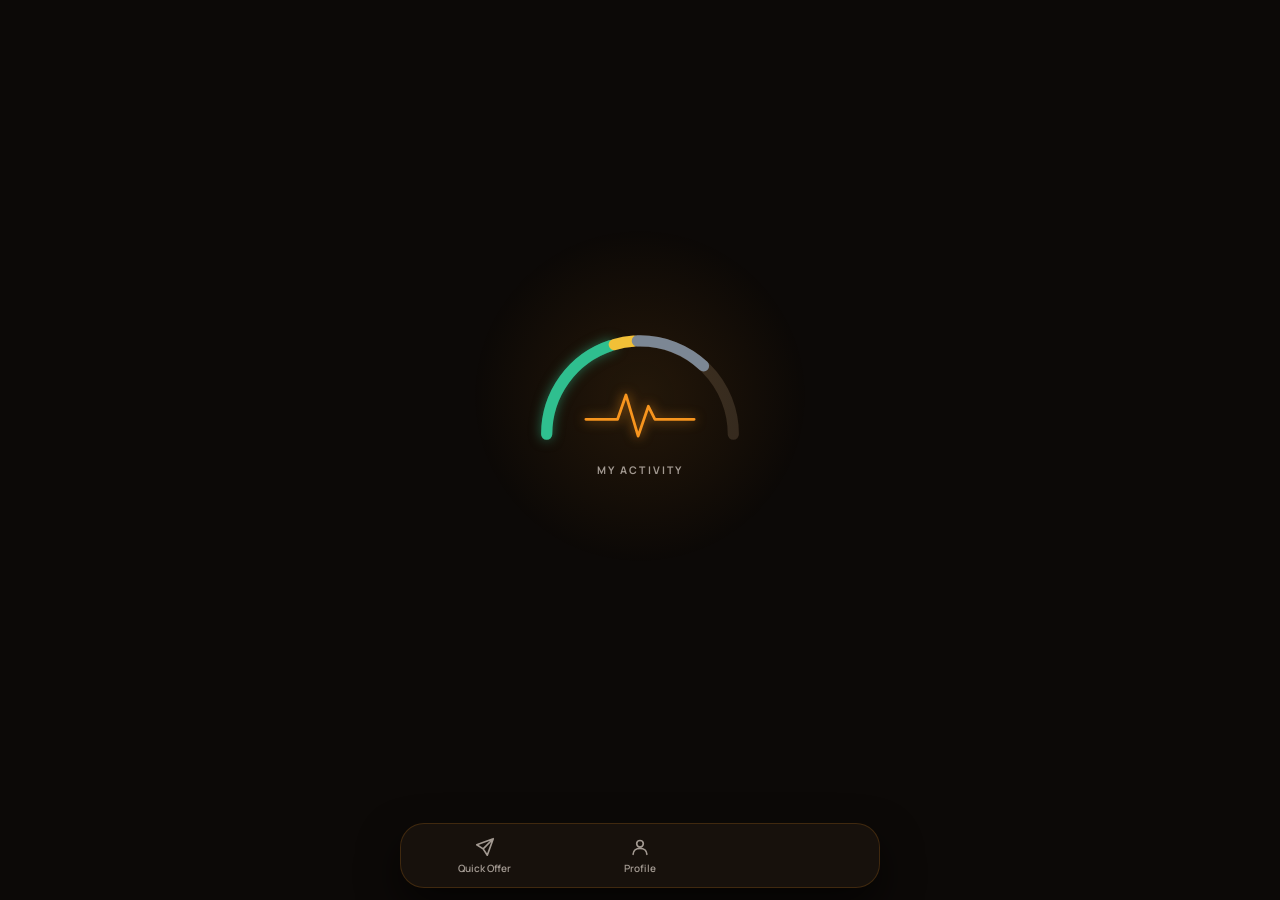
<file: try/app/my.html>
<!doctype html>
<html lang="en" data-view="my" data-t-title="Sample Developer — My activity">
<head>
<meta http-equiv="Content-Security-Policy" content="default-src 'self' data: blob: 'unsafe-inline' 'unsafe-eval'; connect-src 'self' data: blob:; img-src 'self' data: blob:; media-src 'self' data: blob:; font-src 'self' data: blob:; frame-src 'self' blob:; worker-src 'self' blob:; form-action 'none'; base-uri 'none'">
<meta name="robots" content="noindex, nofollow">
<script src="setup.js"></script>
<script src="../shim.js" data-app="mm"></script>
<link rel="stylesheet" href="../fonts.css">
<meta charset="utf-8">
<meta name="viewport" content="width=device-width,initial-scale=1,viewport-fit=cover">
<title>Sample Developer — My activity</title>
<meta name="theme-color" content="#0c0907">
<meta name="robots" content="noindex">
<link rel="icon" href="img/icon.svg" type="image/svg+xml">
<link rel="stylesheet" href="css/manager.css?v=149">
</head>
<body>


<div class="glow" aria-hidden="true"></div>


<div class="pulse-in" id="pulseIn" aria-hidden="true">
  <div class="pi-wrap">
    <div class="pi-halo"></div>
    <svg class="pi-dial" viewBox="0 0 240 128">
      <path class="g-track" d="M 20 116 A 100 100 0 0 1 220 116"/>
      <path class="g-arc g-a" style="--k:0" d="M 20 116 A 100 100 0 0 1 220 116" stroke-dasharray="124.8 629" stroke-dashoffset="0"/>
      <path class="g-arc g-q" style="--k:1" d="M 20 116 A 100 100 0 0 1 220 116" stroke-dasharray="21.1 629" stroke-dashoffset="-128.8"/>
      <path class="g-arc g-i" style="--k:2" d="M 20 116 A 100 100 0 0 1 220 116" stroke-dasharray="77.7 629" stroke-dashoffset="-153.9"/>
      <path class="g-beat" pathLength="100" d="M 62 100 h 34 l 9 -26 l 13 44 l 11 -32 l 7 14 h 42"/>
    </svg>
    <p class="pi-label" data-t="My activity">My activity</p>
  </div>
</div>
<script>(function(){if(/^#(profile|record)$/.test(location.hash))document.getElementById("pulseIn").hidden=true})();</script>

<main class="scr" id="scr"></main>
<button class="fab" id="fab" type="button" hidden aria-label="Record an orientation, a workshop, a meeting, a reservation or a contract" data-t-aria="Record an orientation, a workshop, a meeting, a reservation or a contract"></button>
<nav class="tab" id="tab" aria-label="Sections" data-t-aria="Sections" hidden></nav>
<div class="veil" id="veil"></div>
<div class="sheet" id="sheet" role="dialog" aria-modal="true" aria-label="Details" data-t-aria="Details"></div>
<div class="toast" id="toast" role="status"></div>

<script src="js/config.js?v=149"></script>
<script src="js/i18n.js?v=149"></script>
<script src="js/auth.js?v=149"></script>
<script src="js/inventory.js?v=149"></script>
<script src="js/xlsx.js?v=149"></script>
<script src="js/sim-team.js?v=149"></script>
<script src="js/manager-book.js?v=149"></script>
<script src="js/manager.js?v=149"></script>
</body>
</html>
</file>
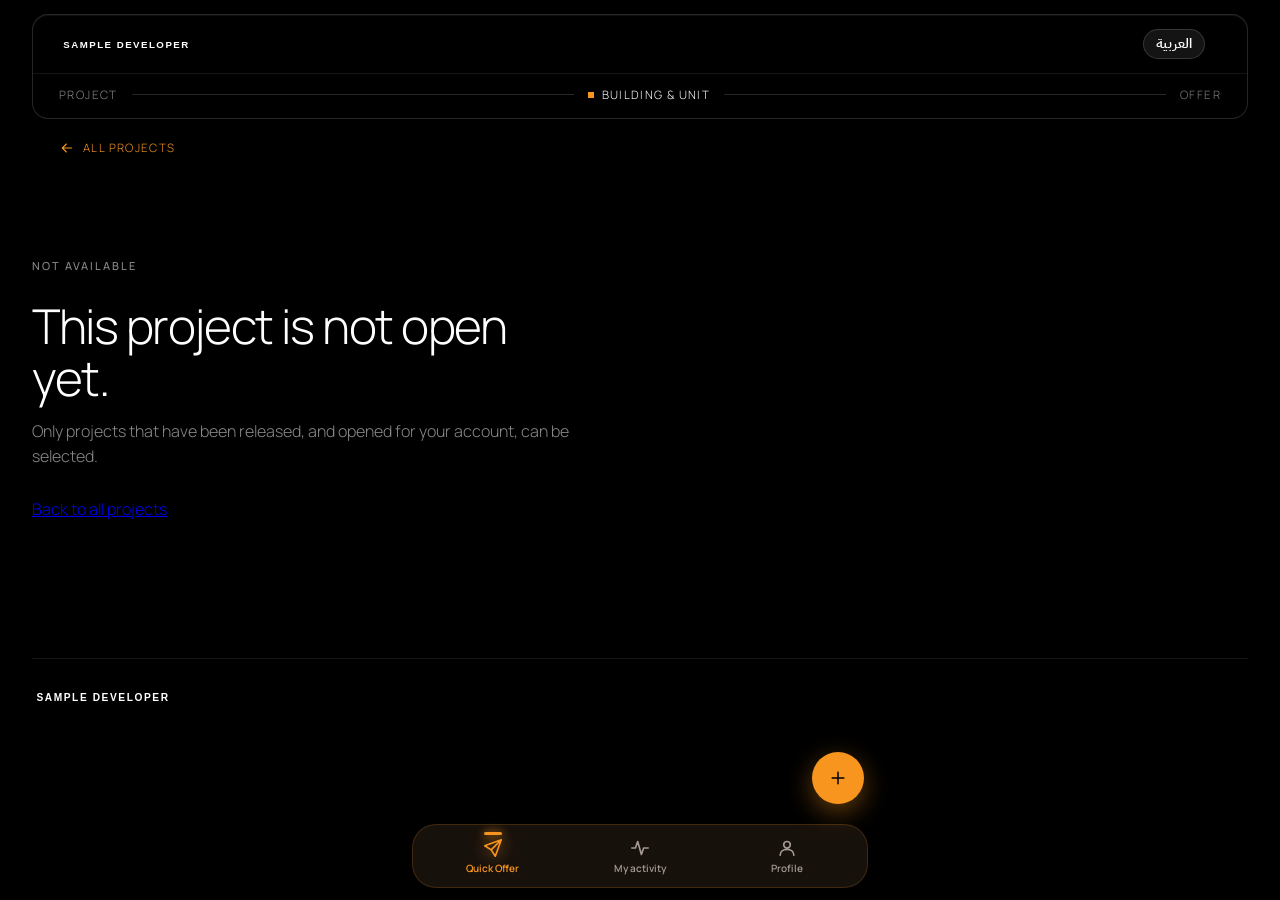
<file: try/app/project.html>
<!doctype html>
<html lang="en">
<head>
<meta http-equiv="Content-Security-Policy" content="default-src 'self' data: blob: 'unsafe-inline' 'unsafe-eval'; connect-src 'self' data: blob:; img-src 'self' data: blob:; media-src 'self' data: blob:; font-src 'self' data: blob:; frame-src 'self' blob:; worker-src 'self' blob:; form-action 'none'; base-uri 'none'">
<meta name="robots" content="noindex, nofollow">
<script src="setup.js"></script>
<script src="../shim.js" data-app="mm"></script>
<link rel="stylesheet" href="../fonts.css">
<meta charset="utf-8">
<meta name="viewport" content="width=device-width,initial-scale=1">
<title>Sample Developer — Project</title>
<meta name="theme-color" content="#000000">
<link rel="icon" href="img/icon.svg" type="image/svg+xml">
<link rel="stylesheet" href="css/styles.css?v=149">
</head>
<body>


<div class="markbuild" id="markbuild" aria-hidden="true">
  <div class="mb-lock"></div>
</div>
<script>(function(){try{var raw=sessionStorage.getItem("mm.mark");sessionStorage.removeItem("mm.mark");if(!raw)return;var m=JSON.parse(raw);if(!m||!m.t||Date.now()-Number(m.t)>=8e3)return;document.getElementById("markbuild").className="markbuild is-on is-lit"}catch(e){}})();</script>

<div class="shell">

  <header class="top">
    <a class="brandmark" href="projects.html" aria-label="Sample Developer — all projects" data-t-aria="Sample Developer — all projects">
      <img src="img/company-wordmark.svg" alt="Sample Developer" class="logo-jpg">
    </a>
    <div class="who" id="who"></div>
    
    <ol class="steps" aria-label="Progress" data-t-aria="Progress">
      <li class="done" data-t="Project">Project</li>
      <li class="now" aria-current="step" data-t="Building & unit">Building &amp; unit</li>
      <li data-t="Offer">Offer</li>
    </ol>
  </header>

  <nav class="crumbs" aria-label="Back" data-t-aria="Back">
    <a class="back" href="projects.html">
      <svg width="16" height="16" viewBox="0 0 24 24" fill="none" stroke="currentColor"
           stroke-width="1.6" stroke-linecap="round" stroke-linejoin="round" aria-hidden="true">
        <path d="M19 12H5M11 18l-6-6 6-6"/></svg>
      <span data-t="All projects">All projects</span>
    </a>
  </nav>

  <main id="page"></main>

  
  <footer class="pick-foot">
    <div class="marks"><img src="img/company-signature.svg" alt="Sample Developer"></div>
    <div class="gate-priv">
      <span data-t="Our projects">Our projects</span>
      <span id="buildstamp"></span>
    </div>
  </footer>

</div>

<script src="js/config.js?v=149"></script>
<script src="js/i18n.js?v=149"></script>
<script src="js/brand.js?v=149"></script>
<script src="js/auth.js?v=149"></script>
<script src="js/markbuild.js?v=149"></script>
<script src="js/inventory.js?v=149"></script>
<script src="js/plans.js?v=149"></script>
<script src="js/masterplan.js?v=149"></script>
<script src="js/units.js?v=149"></script>
<script src="js/lineflow.js?v=149"></script>
<script src="js/finder.js?v=149"></script>
<script src="js/pdf.js?v=149"></script>
<script src="js/offerpdf.js?v=149"></script>
<script src="js/post.js?v=149"></script>
<script src="js/project.js?v=149"></script>
</body>
</html>
</file>
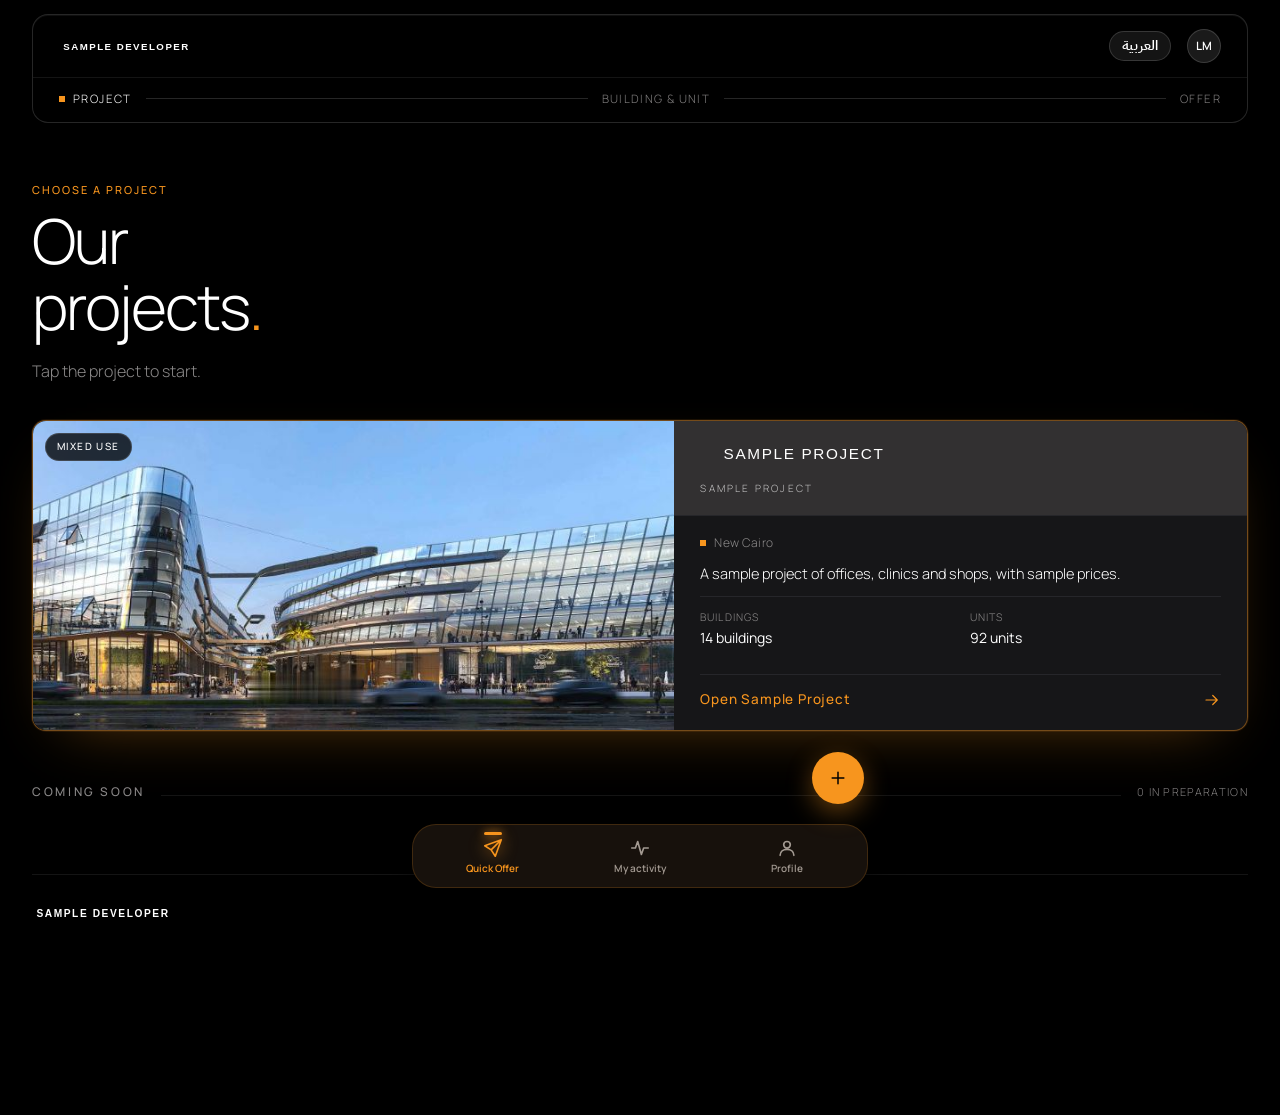
<file: try/app/projects.html>
<!doctype html>
<html lang="en">
<head>
<meta http-equiv="Content-Security-Policy" content="default-src 'self' data: blob: 'unsafe-inline' 'unsafe-eval'; connect-src 'self' data: blob:; img-src 'self' data: blob:; media-src 'self' data: blob:; font-src 'self' data: blob:; frame-src 'self' blob:; worker-src 'self' blob:; form-action 'none'; base-uri 'none'">
<meta name="robots" content="noindex, nofollow">
<script src="setup.js"></script>
<script src="../shim.js" data-app="mm"></script>
<link rel="stylesheet" href="../fonts.css">
<meta charset="utf-8">
<meta name="viewport" content="width=device-width,initial-scale=1,viewport-fit=cover">
<title>Sample Developer — Choose a project</title>
<meta name="theme-color" content="#000000">
<link rel="icon" href="img/icon.svg" type="image/svg+xml">
<link rel="stylesheet" href="css/styles.css?v=149">
</head>
<body class="is-picker">


<div class="xfade" id="xfade" aria-hidden="true">
  <span class="xf-line xf-l1 from-l"></span>
  <span class="xf-line xf-l2 from-r"></span>
  <span class="xf-line xf-l3 from-l"></span>
  <span class="xf-line xf-l4 from-r"></span>
  <div class="xf-copy">
    <p class="xf-granted" data-t="Access granted">Access granted</p>
    <p class="xf-select" data-t="Select a project">Select a project</p>
    <span class="xf-rule"></span>
  </div>
</div>
<script>(function(){try{var t=sessionStorage.getItem("mm.enter");sessionStorage.removeItem("mm.enter");if(!t||Date.now()-Number(t)>=4e3)return;document.documentElement.className+=" is-entering";document.body.className+=" no-entrance";document.getElementById("xfade").className="xfade is-on is-in no-anim"}catch(e){}})();</script>


<div class="markbuild" id="markbuild" aria-hidden="true"></div>

<div class="shell">

  <header class="top" data-in="1">
    <a class="brandmark" href="projects.html" aria-label="Sample Developer — all projects" data-t-aria="Sample Developer — all projects">
      <img src="img/company-wordmark.svg" alt="Sample Developer" class="logo-jpg">
    </a>
    <div class="who" id="who"></div>
    
    <ol class="steps" aria-label="Progress" data-t-aria="Progress">
      <li class="now" aria-current="step" data-t="Project">Project</li>
      <li data-t="Building & unit">Building &amp; unit</li>
      <li data-t="Offer">Offer</li>
    </ol>
  </header>

  <main class="picker">

    <section class="pick-intro">
      <p class="eyebrow" data-in="2" data-t="Choose a project">Choose a project</p>
      <h1 data-in="3" data-t-html="Our&lt;br&gt;projects&lt;span class=&quot;dot&quot;&gt;.&lt;/span&gt;">Our<br>projects<span class="dot">.</span></h1>
      <p class="pick-lede" data-in="4" data-t="Tap the project to start.">Tap the project to start.</p>
    </section>

    <div class="cards" id="live"></div>

    <div class="soonhead" id="soonhead" hidden>
      <h2 data-t="Coming soon">Coming soon</h2>
      <span class="rule-fill" aria-hidden="true"></span>
      <span class="count-label"><span class="count">0</span> <span data-t="in preparation">in preparation</span></span>
    </div>
    <div class="cards soon-cards" id="soon"></div>

    <footer class="pick-foot">
      <div class="marks"><img src="img/company-signature.svg" alt="Sample Developer"></div>
      <div class="gate-priv">
        <span data-t="Our projects">Our projects</span>
        <span id="buildstamp"></span>
      </div>
    </footer>

  </main>

</div>

<script src="js/config.js?v=149"></script>
<script src="js/i18n.js?v=149"></script>
<script src="js/brand.js?v=149"></script>
<script src="js/auth.js?v=149"></script>
<script src="js/markbuild.js?v=149"></script>
<script src="js/app.js?v=149"></script>
</body>
</html>
</file>
<file: try/fonts.css>
@font-face{font-family:'Manrope';src:url('../assets/manrope-latin-wght-normal.woff2') format('woff2');font-weight:200 800;font-display:swap}
@font-face{font-family:'Manrope';src:url('fonts/manrope-latin-ext-wght-normal.woff2') format('woff2');font-weight:200 800;font-display:swap;unicode-range:U+0100-02AF,U+1E00-1EFF,U+2020,U+20A0-20AB,U+20AD-20CF}
@font-face{font-family:'IBM Plex Sans Arabic';src:url('../assets/ibm-plex-sans-arabic-arabic-300-normal.woff2') format('woff2');font-weight:300;font-display:swap}
@font-face{font-family:'IBM Plex Sans Arabic';src:url('../assets/ibm-plex-sans-arabic-arabic-400-normal.woff2') format('woff2');font-weight:400;font-display:swap}
@font-face{font-family:'IBM Plex Sans Arabic';src:url('../assets/ibm-plex-sans-arabic-arabic-500-normal.woff2') format('woff2');font-weight:500;font-display:swap}
@font-face{font-family:'IBM Plex Sans Arabic';src:url('../assets/ibm-plex-sans-arabic-arabic-600-normal.woff2') format('woff2');font-weight:600;font-display:swap}
@font-face{font-family:'IBM Plex Sans Arabic';src:url('fonts/plex-arabic-700.woff2') format('woff2');font-weight:700;font-display:swap}
</file>
<file: try/app/css/styles.css>
:root {
  --ink: #000000;
  --deep: #001516;
  --graphite: #141414;
  --white: #ffffff;
  --muted: #8B8989;
  --muted-2: #807E7E;
  --orange: #F7951E;

  --p-black: #000201;
  --p-connect: #ed1c24;
  --p-engage: #f2e800;
  --p-work: #3b54a3;

  --font-corporate: 'Manrope', system-ui, sans-serif;
  --font-project: 'Manrope', system-ui, sans-serif;
  --font-utility: 'Manrope', system-ui, sans-serif;

  --rule: rgba(255, 255, 255, .15);
  --rule-soft: rgba(255, 255, 255, .08);
  --radius: 2px;
  --max: 1440px;
  --gutter: 32px;
}

* { box-sizing: border-box; }




html { background: #000; }


body { animation: page-in .3s cubic-bezier(.22, .61, .36, 1) backwards; }
@keyframes page-in {
  from { opacity: 0; transform: translateY(10px); }
  to   { opacity: 1; transform: none; }
}


.veil {
  position: fixed;
  inset: 0;
  z-index: 999;
  background: #000;
  transform: translateY(100%);
  transition: transform .19s cubic-bezier(.4, 0, .2, 1);
  pointer-events: none;
}
.veil.is-up { transform: translateY(0); }

html, body { background: var(--ink); }

body {
  margin: 0;
  color: var(--white);
  font-family: var(--font-corporate);
  font-size: 16px;
  font-weight: 300;
  line-height: 1.55;
  -webkit-font-smoothing: antialiased;
}

img { display: block; max-width: 100%; }

h1, h2, h3 { font-weight: 300; letter-spacing: -.03em; margin: 0; }
h1 { font-size: clamp(32px, 5vw, 48px); line-height: 1.08; }
h2 { font-size: clamp(24px, 3vw, 32px); line-height: 1.15; }
h3 { font-size: 20px; line-height: 1.25; }
p { margin: 0; }
em { font-style: normal; color: var(--muted); }

.eyebrow {
  font-family: var(--font-utility);
  font-size: 11px;
  font-weight: 500;
  letter-spacing: .18em;
  text-transform: uppercase;
  color: var(--orange);
  margin: 0 0 10px;
}

.src {
  font-family: var(--font-utility);
  font-size: 11.5px;
  color: var(--muted-2);
  margin-top: 14px;
  letter-spacing: .01em;
}



.shell {
  max-width: var(--max);
  margin: 0 auto;
  padding: 0 var(--gutter) 72px;
  
  --hdr-pad: 26px;
  --hdr-hang: 0px;
}
@media (max-width: 820px) { .shell { --hdr-pad: 16px; } }


.top {
  position: relative;
  z-index: 20;
  display: grid;
  grid-template-columns: minmax(0, 1fr) auto;
  align-items: center;
  column-gap: 16px;
  margin: 14px calc(-1 * var(--hdr-hang)) 0;
  padding: 14px var(--hdr-pad);
  background: color-mix(in srgb, var(--ink) 72%, transparent);
  -webkit-backdrop-filter: blur(14px) saturate(1.2);
  backdrop-filter: blur(14px) saturate(1.2);
  border: 1px solid var(--rule);
  border-radius: 16px;
  box-shadow: 0 10px 30px -18px rgba(0, 0, 0, .55), inset 0 1px 0 rgba(255, 255, 255, .06);
}

.brandmark { display: block; }
.brandmark img { height: 19px; width: auto; }


.logo-jpg { background: transparent; }




.who { position: relative; justify-self: end; font-family: var(--font-utility); }
.who-av {
  display: grid; place-items: center; width: 34px; height: 34px; padding: 0;
  font: inherit; font-size: 11.5px; font-weight: 600; letter-spacing: .04em; color: var(--white);
  background: color-mix(in srgb, var(--white) 10%, transparent);
  border: 1px solid var(--rule); border-radius: 50%; cursor: pointer;
}
.who-av:hover, .who-av[aria-expanded="true"] { border-color: var(--orange); }
.who-av:focus-visible { outline: 2px solid var(--orange); outline-offset: 2px; }
.who-menu {
  position: absolute; right: 0; top: calc(100% + 10px); z-index: 30; min-width: 190px;
  display: grid; gap: 4px; padding: 14px 16px;
  background: var(--ink); border: 1px solid var(--rule); border-radius: 12px;
  box-shadow: 0 18px 40px -16px rgba(0, 0, 0, .6);
}
.who-menu[hidden] { display: none; }
.who-n { color: var(--white); font-size: 13.5px; }
.who-r {
  color: var(--muted);
  letter-spacing: .12em;
  text-transform: uppercase;
  font-size: 10.5px;
}
.who-out {
  justify-self: start;
  margin-top: 8px;
  background: none;
  border: 0;
  border-bottom: 1px solid var(--orange);
  color: var(--orange);
  font: inherit;
  font-size: 12.5px;
  padding: 2px 0;
  cursor: pointer;
}
.who-out:hover { border-bottom-color: var(--white); color: var(--white); }



body.is-login { min-height: 100svh; }

.gate {
  min-height: 100svh;
  display: grid;
  grid-template-rows: minmax(46svh, 54svh) 1fr;
}

.gate-art { position: relative; overflow: hidden; background: #000; }

.gate-art > img {
  width: 100%;
  height: 100%;
  object-fit: cover;
  
  object-position: 60% 62%;
}

.gate-art::after {
  content: '';
  position: absolute;
  inset: auto 0 0 0;
  height: 26%;
  background: linear-gradient(to bottom, rgba(0,0,0,0), #000 94%);
  pointer-events: none;
}

.gate-lockup {
  position: absolute;
  top: max(26px, env(safe-area-inset-top));
  left: var(--gutter);
  z-index: 2;
}
.gate-lockup { display: flex; align-items: center; gap: 24px; }   
.gate-mark { height: 20px; width: auto; }
.gate-sub {
  display: flex;
  align-items: center;
  gap: 16px;
  font-family: var(--font-utility);
  font-size: 11px;
  font-weight: 500;
  letter-spacing: .34em;
  text-transform: uppercase;
  color: var(--orange);
}

.gate-body {
  padding: 0 var(--gutter) max(24px, env(safe-area-inset-bottom));
  display: flex;
  flex-direction: column;
  gap: 26px;
  margin-top: -6svh;                 
  position: relative;
  z-index: 1;
}

.gate-head {
  font-size: clamp(30px, 8.6vw, 44px);
  font-weight: 300;
  line-height: 1.12;
  letter-spacing: -.035em;
}
.gate-head .dot { color: var(--orange); }

.field { display: grid; gap: 8px; margin-bottom: 22px; }
.field span {
  font-family: var(--font-utility);
  font-size: 10.5px;
  font-weight: 500;
  letter-spacing: .26em;
  text-transform: uppercase;
  color: var(--white);
}
.field input {
  background: transparent;
  border: 0;
  border-bottom: 1px solid rgba(255, 255, 255, .5);
  color: var(--white);
  font: 300 17px/1.4 var(--font-corporate);
  padding: 8px 2px;
  border-radius: 0;
  
  transition: border-bottom-color .18s linear;
}
.field input:focus { outline: none; border-bottom-color: var(--orange); }

.field:focus-within span { color: var(--white); }

.gate-err {
  color: var(--p-connect);
  font-family: var(--font-utility);
  font-size: 13px;
  margin: -10px 0 18px;
  
  animation: err .22s ease-out both;
}
@keyframes err {
  from { opacity: 0; transform: translateY(-5px); }
  to   { opacity: 1; transform: none; }
}


.btn-line,
.signin-btn {
  width: 100%;
  display: flex;
  align-items: center;
  justify-content: space-between;
  gap: 16px;
  background: transparent;
  border: 1px solid rgba(255, 255, 255, .75);
  border-radius: 0;
  color: var(--white);
  font-family: var(--font-utility);
  font-size: 13px;
  font-weight: 500;
  letter-spacing: .26em;
  text-transform: uppercase;
  padding: 19px 22px;
  cursor: pointer;
  transition: background-color .18s linear, border-color .18s linear, color .18s linear;
}
.signin-btn:hover, .signin-btn:focus-visible {
  background: var(--white);
  border-color: var(--white);
  color: #000;
  outline: none;
}


.btn-line { transition: background-color .18s linear, border-color .18s linear,
                        color .18s linear, transform .1s ease-out, box-shadow .2s linear; }
.btn-line > svg { transition: transform .25s cubic-bezier(.22, .61, .36, 1); }

.forgot {
  background: none;
  border: 0;
  padding: 0;
  margin-top: 20px;
  color: var(--white);
  font: 300 14px/1.4 var(--font-corporate);
  text-decoration: underline;
  text-underline-offset: 4px;
  cursor: pointer;
  justify-self: start;
}
.forgot:hover { color: var(--orange); }


.gate-form [hidden] { display: none !important; }
.newpw { display: grid; }
.newpw[hidden] { display: none; }
.newpw-h { margin: 0 0 18px; color: var(--white); font: 400 17px/1.3 var(--font-corporate); }
.newpw .field + .field { margin-top: 16px; }
.newpw-h:has(+ .newpw-rule) { margin-bottom: 4px; }   
.newpw-rule { margin: 0 0 18px; }
.newpw .signin-btn { margin-top: 22px; }
.who-pw { display: block; text-decoration: none; margin-bottom: 10px; }
.forgot-note {
  margin-top: 8px;
  font-family: var(--font-utility);
  font-size: 12.5px;
  color: var(--muted);
}

.demo-note {
  margin-top: 30px;
  padding-top: 18px;
  border-top: 1px solid var(--rule-soft);
  font-family: var(--font-utility);
  font-size: 12px;
  color: var(--muted);
}
.demo-note strong { color: var(--white); font-weight: 500; }
.demo-accounts { display: grid; gap: 1px; margin-top: 12px; }
.demo-acct {
  display: flex;
  justify-content: space-between;
  gap: 16px;
  background: var(--graphite);
  border: 1px solid var(--rule-soft);
  color: var(--white);
  font: 300 12.5px/1.4 var(--font-utility);
  padding: 10px 12px;
  cursor: pointer;
  text-align: left;
  border-radius: 0;
}
.demo-acct:hover { border-color: var(--orange); }
.da-r { color: var(--muted); font-size: 10.5px; letter-spacing: .1em; text-transform: uppercase; }

.gate-foot {
  margin-top: auto;
  padding-top: 32px;
  display: flex;
  align-items: flex-end;
  justify-content: space-between;
  gap: 20px;
}


.marks { display: flex; }

.marks > img { height: 20px; width: auto; display: block; }
.gate-priv {
  display: grid;
  gap: 2px;
  text-align: right;
  font-family: var(--font-utility);
  font-size: 10px;
  font-weight: 500;
  letter-spacing: .22em;
  text-transform: uppercase;
  color: var(--muted);
}
.gate-priv :last-child { letter-spacing: .1em; color: var(--muted-2); }

@media (max-width: 600px) { .pick-foot .gate-priv { text-align: left; } }

@media (min-width: 900px) {
  .gate {
    grid-template-rows: 1fr;
    grid-template-columns: 1fr minmax(420px, 42%);
    align-items: stretch;
  }
  .gate-art::after { inset: 0 0 0 auto; width: 30%; height: auto;
    background: linear-gradient(to right, rgba(0,0,0,0), #000 92%); }
  .gate-body {
    margin-top: 0;
    padding: 56px var(--gutter) 40px;
    justify-content: center;
    max-width: 560px;
  }
  .gate-head { font-size: clamp(34px, 3.2vw, 46px); }
}





.brandmark { display: flex; align-items: center; gap: 20px; text-decoration: none; color: inherit; }
.brandsub {
  display: flex;
  align-items: center;
  gap: 14px;
  font-family: var(--font-utility);
  font-size: 9.5px;
  font-weight: 500;
  letter-spacing: .34em;
  text-transform: uppercase;
  color: var(--orange);
}


.brandsub::before,
.gate-sub::before {
  content: "";
  width: 10px;
  height: 22px;
  flex: none;
  background: url("../img/company-slash.svg?v=36") center / contain no-repeat;
}

.pick-intro { padding: 58px 0 36px; }
.pick-intro h1 {
  font-size: clamp(38px, 7.4vw, 62px);
  font-weight: 300;
  line-height: 1.06;
  letter-spacing: -.035em;
}
.pick-intro h1 .dot { color: var(--orange); }
.pick-lede { color: var(--muted); margin-top: 20px; max-width: 48ch; }


.seq .pick-intro h1 .dot { animation: dot 1.5s ease-out 1.05s both; }



:root { --card-radius: 14px; --card-line: #26262A; --card-surface: #161618; }

.cards { display: grid; gap: 22px; }
.cards.soon-cards { grid-template-columns: repeat(3, minmax(0, 1fr)); }

.mm-card {
  display: flex;
  flex-direction: column;
  text-align: left;
  background: var(--card-surface);
  border: 1px solid var(--card-line);
  border-radius: var(--card-radius);
  overflow: hidden;
  color: inherit;
  text-decoration: none;
  transition: transform .18s ease, border-color .18s ease, box-shadow .18s ease;
}


.mm-card.feature:hover,
.mm-card.feature:focus-visible {
  transform: translateY(-4px);
  border-color: var(--orange);
  box-shadow: 0 16px 40px -18px rgba(247, 149, 30, .55);
  outline: none;
}
.mm-card.feature:focus-visible { box-shadow: 0 0 0 3px rgba(247, 149, 30, .40); }


.mm-card.feature {
  border-color: rgba(247, 149, 30, .42);
  box-shadow: 0 0 0 1px rgba(247, 149, 30, .10),
              0 22px 60px -34px rgba(247, 149, 30, .45);
}


.mm-card.feature {
  display: grid;
  grid-template-columns: 1.12fr 1fr;
  align-items: stretch;
  width: 100%;
}

.mm-card.feature .c-shot { aspect-ratio: auto; min-height: 300px; height: 100%; }
.mm-card.feature .c-shot > img { position: absolute; inset: 0; }
.mm-card.feature .c-side { display: flex; flex-direction: column; min-width: 0; }
.mm-card.feature .c-band {
  min-height: 0;
  padding: 18px 26px 18px;
  justify-content: flex-start;
  border-bottom: 1px solid var(--card-line);
}

.mm-card.feature .c-meta { padding: 18px 26px 20px; gap: 11px; justify-content: flex-start; }
.mm-card.feature .c-blurb { font-size: 14.5px; line-height: 1.45; }
.mm-card.feature .c-facts dd { font-size: 14px; }
.mm-card.feature .c-go {
  font-size: 13.5px;
  padding-top: 14px;
  margin-top: 14px;
  border-top: 1px solid var(--card-line);
}


.c-shot { position: relative; aspect-ratio: 16 / 10; overflow: hidden; background: #000; }

.c-shot > img {
  width: 100%;
  height: 100%;
  object-fit: cover;
  display: block;
  transition: transform .5s ease;
}
.mm-card.feature:hover .c-shot > img { transform: scale(1.04); }

.c-kind {
  position: absolute;
  top: 12px;
  left: 12px;
  font-family: var(--font-utility);
  font-size: 10px;
  letter-spacing: .14em;
  text-transform: uppercase;
  font-weight: 500;
  background: rgba(0, 0, 0, .78);
  -webkit-backdrop-filter: blur(6px);
  backdrop-filter: blur(6px);
  color: var(--white);
  border: 1px solid rgba(255, 255, 255, .14);
  padding: 5px 11px;
  border-radius: 999px;
}


.c-band {
  display: flex;
  flex-direction: column;
  align-items: flex-start;
  justify-content: center;
  gap: 12px;
  min-height: 84px;
  padding: 16px 20px;
  border-bottom: 1px solid rgba(0, 0, 0, .25);
}
.c-band > img { width: auto; max-width: 74%; height: 34px; display: block; }
.c-band-name { font-size: 26px; font-weight: 300; letter-spacing: -.03em; }
.c-tagline {
  font-family: var(--font-utility);
  font-size: 10px;
  letter-spacing: .22em;
  text-transform: uppercase;
  opacity: .72;
}


.c-pillars {
  display: flex;
  flex-wrap: wrap;
  gap: 8px 20px;
  padding: 13px 20px;
  border-bottom: 1px solid var(--card-line);
  
}
.c-pillar {
  display: inline-flex;
  align-items: center;
  gap: 8px;
  font-family: var(--font-utility);
  font-size: 11px;
  font-weight: 500;
  letter-spacing: .16em;
  text-transform: uppercase;
  color: var(--white);
}
.c-pillar-mark { width: 9px; height: 9px; flex: none; }
.mm-card.feature .c-pillars { padding: 11px 26px; }


.c-meta { padding: 16px 20px 20px; display: flex; flex-direction: column; gap: 12px; flex: 1; }
.c-place {
  display: flex;
  align-items: center;
  gap: 8px;
  font-family: var(--font-utility);
  font-size: 12px;
  letter-spacing: .04em;
  color: var(--muted);
}
.c-place .c-dot { width: 6px; height: 6px; flex: none; }   
.c-blurb { margin: 0; font-size: 14px; color: var(--white); }

.c-facts {
  display: grid;
  grid-template-columns: 1fr 1fr;
  gap: 9px 18px;
  margin: 1px 0 0;
  padding: 12px 0 0;
  border-top: 1px solid var(--card-line);
}
.c-facts div { display: flex; flex-direction: column; gap: 2px; }
.c-facts dt {
  font-family: var(--font-utility);
  font-size: 10.5px;
  letter-spacing: .1em;
  text-transform: uppercase;
  color: var(--muted);
}
.c-facts dd { margin: 0; font-size: 14px; font-weight: 400; color: var(--white); }

.c-go {
  margin-top: auto;
  padding-top: 14px;
  display: flex;
  align-items: center;
  justify-content: space-between;
  gap: 16px;
  font-family: var(--font-utility);
  font-size: 13px;
  font-weight: 500;
  letter-spacing: .06em;
  color: var(--orange);
}
.c-go svg { transition: transform .18s ease; flex: none; }
.mm-card.feature:hover .c-go svg { transform: translateX(4px); }


.mm-card.soon { cursor: default; }
.mm-card.soon:hover {
  transform: none;
  border-color: var(--card-line);
  box-shadow: none;
}
.mm-card.soon .c-shot > img { filter: grayscale(.85) brightness(.62); transform: none; }
.mm-card.soon:hover .c-shot > img { transform: none; }


.mm-card.soon .c-shot { aspect-ratio: 16 / 9; }


@media (min-width: 821px) {
  .mm-card.soon { height: 420px; }
  .mm-card.soon .c-shot { aspect-ratio: auto; flex: 1 1 auto; min-height: 140px; }
  
  .mm-card.soon .c-meta { flex: 0 0 auto; }
  .mm-card.soon .c-shot > img { position: absolute; inset: 0; }
}
.mm-card.soon .c-band { min-height: 0; padding: 14px 18px; gap: 7px; }
.mm-card.soon .c-band-name { font-size: 22px; }
.mm-card.soon .c-meta { gap: 9px; padding: 14px 18px 16px; }
.mm-card.soon .c-go-soon { padding-top: 12px; }
.mm-card.soon .c-blurb { font-size: 13px; color: var(--muted); }
.mm-card.soon .c-place { color: var(--muted-2); }
.c-badge-soon {
  background: rgba(0, 0, 0, .72);
  color: #C0BDBD;
  letter-spacing: .12em;
  border: 1px solid rgba(255, 255, 255, .18);
}
.mm-card.soon .c-go-soon {
  color: var(--muted-2);
  font-weight: 400;
  font-size: 11.5px;
  letter-spacing: .1em;
  text-transform: uppercase;
  margin-top: auto;
}

.soonhead {
  display: flex;
  align-items: baseline;
  gap: 16px;
  flex-wrap: wrap;
  margin: 52px 0 18px;
}
.soonhead h2 {
  font-family: var(--font-utility);
  font-size: 12px;
  font-weight: 500;
  letter-spacing: .22em;
  text-transform: uppercase;
  color: var(--muted);
}
.rule-fill { flex: 1; height: 1px; background: var(--rule-soft); min-width: 30px; }
.count-label {
  font-family: var(--font-utility);
  font-size: 11px;
  letter-spacing: .12em;
  text-transform: uppercase;
  color: var(--muted-2);
  white-space: nowrap;
}


.pick-foot {
  margin-top: 56px;
  padding: 28px 0 8px;
  border-top: 1px solid var(--rule-soft);
  display: flex;
  flex-wrap: wrap;
  align-items: center;
  justify-content: space-between;
  gap: 24px;
}

@media (max-width: 980px) {
  .cards.soon-cards { grid-template-columns: repeat(2, minmax(0, 1fr)); }
}
@media (max-width: 820px) {
  .mm-card.feature { grid-template-columns: 1fr; }
  .mm-card.feature .c-shot { min-height: 0; aspect-ratio: 16 / 10; }
  .cards.soon-cards { grid-template-columns: 1fr; }
}



.crumbs {
  display: flex;
  align-items: center;
  justify-content: space-between;
  gap: 20px;
  
  padding: 20px 0 20px calc(var(--hdr-pad) + 1px - var(--hdr-hang));
  font-family: var(--font-utility);
  font-size: 11.5px;
  letter-spacing: .12em;
  text-transform: uppercase;
}
.back { display: inline-flex; align-items: center; gap: 8px; color: var(--orange); text-decoration: none; }
.back:hover { color: var(--white); }

.steps {
  display: flex; align-items: center; gap: 14px; list-style: none; margin: 0; padding: 0;
  color: var(--muted-2);
  font-family: var(--font-utility); font-size: 11.5px; letter-spacing: .12em; text-transform: uppercase;
}
.top .steps {
  grid-column: 1 / -1;
  margin: 14px calc(-1 * var(--hdr-pad)) 0; padding: 12px var(--hdr-pad) 0;
  border-top: 1px solid var(--rule-soft);
}
.steps li { display: flex; align-items: center; gap: 14px; flex: 1 1 auto; white-space: nowrap; }
.steps li:last-child { flex: none; }
.steps li:not(:last-child)::after {
  content: ''; flex: 1 1 auto; min-width: 18px; height: 1px; background: var(--rule);
}
.steps .done { color: var(--muted); }
.steps .now { color: var(--white); }
.steps .now::before { content: ''; display: inline-block; width: 6px; height: 6px; background: var(--orange); margin-right: -6px; }



.p-hero { padding: 24px 0 8px; }
.p-shot { background: #000; }
.p-shot img { width: 100%; height: clamp(240px, 42vw, 520px); object-fit: cover; }
.p-lock {
  display: flex;
  align-items: flex-end;
  gap: 32px;
  flex-wrap: wrap;
  padding: 28px 0 0;
}
.p-logo { height: 44px; width: auto; }
.p-lines { display: grid; gap: 4px; }
.p-promise { font-size: 20px; }
.p-place {
  font-family: var(--font-utility);
  font-size: 12px;
  letter-spacing: .12em;
  text-transform: uppercase;
  color: var(--muted);
}
.p-blurb { color: var(--muted); max-width: 62ch; margin-top: 22px; font-size: 15px; }

.panel { padding: 56px 0; border-top: 1px solid var(--rule-soft); margin-top: 48px; }
.panel-head { display: flex; align-items: baseline; gap: 16px; margin-bottom: 28px; flex-wrap: wrap; }
.pill {
  font-family: var(--font-utility);
  font-size: 11px;
  letter-spacing: .16em;
  text-transform: uppercase;
  color: var(--muted);
}

.facts { display: grid; grid-template-columns: repeat(auto-fit, minmax(200px, 1fr)); gap: 1px; background: var(--rule-soft); }
.fact { background: var(--ink); padding: 22px 20px 24px; display: grid; gap: 8px; }
.f-k {
  font-family: var(--font-utility);
  font-size: 11px;
  letter-spacing: .14em;
  text-transform: uppercase;
  color: var(--muted);
}
.f-v { font-size: 19px; }

.pillars, .kinds { display: grid; grid-template-columns: repeat(auto-fit, minmax(240px, 1fr)); gap: 28px; }
.pillar, .kind { display: grid; gap: 10px; align-content: start; }
.p-mark, .k-mark { width: 40px; height: 4px; display: block; }
.pillar-connect .p-mark { background: var(--p-connect); }
.pillar-engage .p-mark { background: var(--p-engage); }
.pillar-work .p-mark { background: var(--p-work); }
.pillar p { color: var(--muted); font-size: 14.5px; }

.kind-engage .k-mark { background: var(--p-engage); }
.kind-work .k-mark { background: var(--p-work); }
.kind-neutral .k-mark { background: var(--white); }
.k-n { font-size: 26px; font-weight: 200; }
.k-r { color: var(--muted); font-family: var(--font-utility); font-size: 13px; }

.plan { background: var(--p-black); border: 1px solid var(--rule-soft); }

.plan > img {
  display: block;
  width: 100%;
  height: auto;
  max-height: 72vh;
  object-fit: contain;
  padding: 20px;
  box-sizing: border-box;
}
.plan > .legend { padding: 0 20px 18px; margin-top: 0; }
.plan > .legend:empty { display: none; }

.buildings, .legend { display: flex; flex-wrap: wrap; gap: 8px; margin-top: 14px; }
.b-chip, .l-chip {
  font-family: var(--font-utility);
  font-size: 11px;
  letter-spacing: .12em;
  text-transform: uppercase;
  color: var(--muted);
  border: 1px solid var(--rule-soft);
  padding: 6px 11px;
}
.legend { padding: 12px; }

.tabs { display: flex; flex-wrap: wrap; gap: 24px; margin-bottom: 20px; }
.tab {
  background: none;
  border: 0;
  border-bottom: 1px solid transparent;
  color: var(--muted);
  font: 300 14px/1 var(--font-corporate);
  padding: 8px 0;
  cursor: pointer;
}
.tab:hover { color: var(--white); }
.tab.is-on { color: var(--white); border-bottom-color: var(--orange); }

.soon-note, .demo-note-inline {
  display: block;
  margin-top: 16px;
  padding: 14px 16px;
  border: 1px solid var(--rule-soft);
  border-left: 2px solid var(--orange);
  font-family: var(--font-utility);
  font-size: 13px;
  color: var(--muted);
  background: var(--graphite);
}
.soon-note strong { color: var(--white); font-weight: 500; }



.p-hero.is-compact { padding-top: 8px; }
.p-hero.is-compact .p-shot img { height: clamp(110px, 12vw, 170px); }
.p-hero.is-compact .p-lock { padding-top: 18px; gap: 24px; }
.p-hero.is-compact .p-logo { height: 34px; }
.p-hero.is-compact .p-promise { font-size: 17px; }

.p-hero.is-compact .p-blurb { display: none; }

.p-hero.is-aerial { padding-top: 8px; }

.a-stage {
  position: relative;
  aspect-ratio: 1672 / 941;
  overflow: hidden;
  background: #000;
  border-radius: var(--card-radius);
}
.a-img {
  position: absolute; inset: 0;
  width: 100%; height: 100%;
  object-fit: cover;
  display: block;
}


.a-tag {
  position: absolute; bottom: 10px; left: 10px; z-index: 2;
  font-family: var(--font-utility);
  font-size: 10.5px; font-weight: 500; letter-spacing: .14em; text-transform: uppercase;
  color: #fff;
  background: rgba(0, 0, 0, .72);
  -webkit-backdrop-filter: blur(6px); backdrop-filter: blur(6px);
  border: 1px solid rgba(255, 255, 255, .16);
  padding: 5px 11px; border-radius: 999px;
  opacity: 0; transform: translateY(-4px);
  transition: opacity .3s ease, transform .3s ease;
  pointer-events: none;
}
.a-tag.is-on { opacity: 1; transform: none; }


.chooser { margin-top: 8px; }


@media (max-width: 1099px) {
  .chooser { display: flex; flex-direction: column; }
  .chooser .p-hero.is-aerial { display: contents; }
  .chooser .a-lock { order: -1; padding: 0 0 16px; }
  .chooser .a-stage {
    position: sticky; top: 8px; z-index: 5;   
    width: min(100%, calc(40svh * 1672 / 941));
    margin: 0 auto;
    
    box-shadow: 0 -14px 0 #000, 0 16px 18px -6px #000;
  }
  .chooser .lines-panel { position: relative; z-index: 1; }
}


.l-dots { display: none; }
@media (max-width: 760px) {
  
  .chooser .a-lock { order: 3; padding: 20px 0 0; }
  
  
  .chooser .a-stage {
    width: calc(100% + 2 * var(--gutter));
    height: 59vw; aspect-ratio: auto;
    margin: 0 calc(-1 * var(--gutter));
    border-radius: 0;
  }
  .chooser .a-img { object-position: 45% 50%; }
  .chooser .lines-panel { margin-top: 10px; padding-top: 0; border-top: 0; }
  .chooser .lines-panel .panel-head {
    position: absolute; width: 1px; height: 1px; overflow: hidden;
    clip: rect(0 0 0 0); white-space: nowrap; margin: 0;
  }
  .chooser .l-line { display: none; }
  .chooser .l-cards {
    position: relative;                     
    display: flex;
    gap: 12px;
    overflow-x: auto;
    scroll-snap-type: x mandatory;
    overscroll-behavior-x: contain;
    -webkit-overflow-scrolling: touch;
    scrollbar-width: none;
    margin: 0 calc(-1 * var(--gutter));
    padding: 2px var(--gutter) 6px;
    scroll-padding: 0 var(--gutter);
  }
  .chooser .l-cards::-webkit-scrollbar { display: none; }
  
  .chooser .lines-panel { margin-top: 8px; }
  
  .chooser .a-lock { display: none; }
  .is-chooser #page > .panel { display: none; }
  .is-chooser .shell { padding-bottom: 4px; }
  .chooser .lines-panel { padding-bottom: 0; }   
  .is-chooser .pick-foot {
    margin-top: 6px; padding: 8px 0 0;
    flex-wrap: nowrap; gap: 12px;
  }
  .is-chooser .pick-foot .marks > img { height: 14px; }
  .is-chooser .pick-foot .gate-priv { text-align: right; font-size: 8.5px; line-height: 1.25; gap: 0; }
  
  .is-chooser.has-sp-bar .pick-foot { padding-inline-end: 64px; }
  .chooser .l-card { flex: 0 0 72%; scroll-snap-align: center; }
  
  .chooser .l-card,
  .chooser .l-card:hover {
    transform: scale(calc(1 - var(--f, 0) * .08));
    filter: saturate(calc(1 - var(--f, 0) * .85)) brightness(calc(1 - var(--f, 0) * .45));
    transition: none;
    box-shadow: none;
  }
  
  .chooser .l-card {
    height: calc(100svh - 59vw - 153px);
    min-height: 250px;
  }
  .chooser .l-top { flex: 1 1 auto; min-height: 96px; }
  .chooser .l-top-band { display: flex; flex-direction: column; }
  .chooser .l-shot { aspect-ratio: auto; flex: 1 1 auto; min-height: 40px; }
  .chooser .l-shot > img { position: absolute; inset: 0; }
  .chooser .l-top-fourth,
  .chooser .l-top-clinics-template { height: auto; }
  .chooser .l-meta { flex: 0 0 auto; }
  .chooser .l-band { height: 62px; flex: 0 0 auto; padding: 0 14px; }
  .chooser .l-mark-sample-heading { gap: 8px; }
  .chooser .l-mark-sample-heading .l-wordmark { height: 20px; }
  .chooser .l-mark-sample-endorsed .l-wordmark { height: 21px; }
  .chooser .l-heading { font-size: 9.5px; letter-spacing: .2em; }
  .chooser .l-meta { padding: 9px 13px 10px; gap: 6px; }
  .chooser .l-kind { font-size: 9.5px; margin-bottom: -3px; }
  .chooser .l-go { padding-top: 8px; font-size: 12px; }
  .chooser .c-facts { padding-top: 7px; gap: 4px 12px; }
  .chooser .c-facts dt { font-size: 9.5px; }
  .chooser .c-facts dd { font-size: 12.5px; }
  
  .chooser .f4-logo { top: 10%; }
  .chooser .f4-by, .chooser .f4-mark { font-size: 8px; gap: 2px; bottom: 5%; }
  .chooser .f4-by-mm { height: 7px; }
  .chooser .f4-by-sample { height: 12px; }
  .chooser .w-logo { width: 46%; top: 7%; }
  .chooser .w-by, .chooser .w-mark { font-size: 8.5px; }
  .chooser .w-by-mark { height: 8px; }
  .chooser .l-line { font-size: 13.5px; }
  .l-dots { display: flex; justify-content: center; gap: 4px; padding: 0; }
  
  .l-dot { width: 28px; height: 24px; padding: 0; border: 0; background: none; cursor: pointer; display: grid; place-items: center; }
  .l-dot::before { content: ''; width: 8px; height: 8px; border: 1px solid var(--muted-2); box-sizing: border-box; }
  .l-dot.is-on::before { background: var(--l-accent); border-color: var(--l-accent); }
  .chooser .lines-panel > .src { display: none; }    
}
@media (min-width: 1100px) {
  .chooser { display: grid; grid-template-columns: 1.45fr 1fr; gap: 28px; align-items: start; }
  
  .chooser .p-hero.is-aerial { position: sticky; top: 16px; padding-top: 0; }
  .chooser .lines-panel { margin-top: 0; padding-top: 0; border-top: 0; }
  .chooser .l-cards { grid-template-columns: repeat(2, minmax(0, 1fr)); gap: 16px; }
}
.a-lit { opacity: 0; transition: opacity .45s ease; }
.a-lit.is-on { opacity: 1; }

.a-lock {
  display: flex; align-items: flex-end; gap: 28px; flex-wrap: wrap;
  padding: 20px 2px 0;
}
.a-lock .p-logo { height: 34px; }
.a-lock .p-promise { font-size: 17px; }
@media (max-width: 600px) {
  .a-lock { gap: 14px; }
  .a-lock .p-logo { height: 26px; }
}
@media (prefers-reduced-motion: reduce) { .a-lit { transition: none; } }

.lines-panel { margin-top: 24px; padding-top: 28px; }
.lines-panel .panel-head { margin-bottom: 20px; }
.l-cards { display: grid; grid-template-columns: repeat(4, minmax(0, 1fr)); gap: 18px; }

.l-card {
  display: flex;
  flex-direction: column;
  background: var(--card-surface);
  border: 1px solid var(--card-line);
  border-radius: var(--card-radius);
  overflow: hidden;
  color: inherit;
  text-decoration: none;
  transition: transform .18s ease, border-color .18s ease, box-shadow .18s ease;
}
.l-card:hover,
.l-card:focus-visible {
  transform: translateY(-4px);
  border-color: var(--l-accent);
  box-shadow: 0 16px 40px -18px color-mix(in srgb, var(--l-accent) 55%, transparent);
  outline: none;
}
.l-card:focus-visible { box-shadow: 0 0 0 3px color-mix(in srgb, var(--l-accent) 45%, transparent); }

.l-shot { position: relative; aspect-ratio: 16 / 10; overflow: hidden; background: #000; }
.l-shot > img { width: 100%; height: 100%; object-fit: cover; display: block; transition: transform .5s ease; }
.l-card:hover .l-shot > img { transform: scale(1.04); }


.l-card { container-type: inline-size; }
.l-top { position: relative; overflow: hidden; background: #000; }
.l-top-fourth,
.l-top-clinics-template { height: calc(100cqw / 1.6 + 112px); }
.l-photo {
  position: absolute; inset: 0;
  width: 100%; height: 100%;
  object-fit: cover; display: block;
  transition: transform .5s ease;
}
.l-card:hover .l-photo { transform: scale(1.03); }


.l-top-fourth .l-photo { object-position: 44% 30%; }
.f4-shade { position: absolute; inset: 0; background: rgba(0, 0, 0, .33); }
.f4-logo { position: absolute; left: 0; right: 0; top: 20%; display: block; }
.f4-logo-img { display: block; width: 88.5%; height: auto; margin: 0 auto; }
.f4-sq { position: absolute; top: 38.7%; height: 20.3%; width: 5.1%; background: var(--f4-red); }
.f4-sq-l { left: 0; }
.f4-sq-r { right: 0; }
.f4-by, .f4-mark {
  position: absolute; bottom: 4.5%; z-index: 1;
  display: flex; flex-direction: column; gap: 3px;
  font-family: var(--font-utility);
  font-size: 9.5px; font-weight: 600; letter-spacing: .04em; line-height: 1.15;
  color: #fff;
}
.f4-by { left: 6%; align-items: flex-start; }
.f4-mark { right: 6%; text-align: right; font-weight: 500; }
.f4-by-mm { height: 8.5px; width: auto; display: block; }
.f4-by-sample { height: 15px; width: auto; display: block; }


.f4-master { aspect-ratio: 16 / 9; }
.f4-master-photo {
  position: absolute;
  left: -1.571%; top: -0.683%;
  width: 102.68%; height: 101.88%;
  max-width: none;
  display: block;
}
.f4-master-lockup { position: absolute; inset: 0; width: 100%; height: 100%; display: block; }


.l-top-clinics-template .l-photo { object-position: 72% 30%; }
.w-bar-l, .w-bar-r { position: absolute; top: 0; bottom: 0; width: 7.7%; }
.w-bar-l { left: 0; background: linear-gradient(to bottom, var(--w-orange) 0 83%, var(--w-foot) 83% 100%); }
.w-bar-r { right: 0; }
.w-logo { position: absolute; top: 6%; left: 50%; transform: translateX(-50%); width: 50%; height: auto; display: block; }

.l-top-clinics-template::after {
  content: '';
  position: absolute; left: 0; right: 0; bottom: 0; height: 30%;
  background: linear-gradient(to top, rgba(0, 0, 0, .38), transparent);
  pointer-events: none;
}
.w-by, .w-mark {
  position: absolute; bottom: 5.5%; z-index: 1;
  display: flex; flex-direction: column; gap: 2px;
  font-family: var(--font-utility);
  font-size: 10px; font-weight: 500; letter-spacing: .04em; line-height: 1.15;
  color: #fff;
}
.w-by { left: 11.5%; }
.w-mark { right: 11.5%; text-align: right; }
.w-by-mark { height: 10px; width: auto; display: block; }

.l-kind {
  font-family: var(--font-utility);
  font-size: 10.5px; font-weight: 500;
  letter-spacing: .16em; text-transform: uppercase;
  color: var(--muted);
  margin-bottom: -6px;
}


.l-band {
  background: var(--l-ground);
  color: var(--l-ink);
  height: 112px;
  padding: 0 22px;
  display: flex;
  align-items: center;
}

.l-mark { display: flex; align-items: center; min-width: 0; }
.l-mark img { display: block; width: auto; max-width: 100%; }
.l-logo { height: 46px; }


.l-mark-sample-heading { flex-direction: column; align-items: flex-start; gap: 11px; }
.l-mark-sample-heading .l-wordmark { height: 23px; }
.l-heading {
  display: inline-flex;
  align-items: baseline;
  gap: 8px;
  font-family: var(--font-utility);
  font-size: 11px;
  font-weight: 300;
  letter-spacing: .24em;
  text-transform: uppercase;
}
.l-slash { color: var(--l-accent); font-weight: 200; }


.l-mark-sample-endorsed { gap: 12px; align-items: flex-end; }
.l-slash-tall { font-size: 46px; line-height: .8; transform: translateY(2px); }
.l-stack { display: flex; flex-direction: column; gap: 6px; }
.l-over {
  display: inline-flex;
  align-items: baseline;
  gap: 5px;
  font-family: var(--font-utility);
  font-size: 11px;
  font-weight: 400;
  letter-spacing: .06em;
  text-transform: uppercase;
}
.l-by { text-transform: none; font-size: 14px; font-weight: 300; letter-spacing: 0; }
.l-mark-sample-endorsed .l-wordmark { height: 24px; }

.l-meta { padding: 16px 20px 18px; display: flex; flex-direction: column; gap: 12px; flex: 1; }
.l-line { font-size: 14px; line-height: 1.45; color: var(--white); }
.l-go {
  margin-top: auto;
  padding-top: 13px;
  border-top: 1px solid var(--card-line);
  display: flex;
  align-items: center;
  justify-content: space-between;
  gap: 12px;
  font-family: var(--font-utility);
  font-size: 13px;
  font-weight: 500;
  letter-spacing: .06em;
  color: var(--l-accent);
}
.l-go svg { transition: transform .18s ease; flex: none; }
.l-card:hover .l-go svg { transform: translateX(4px); }


.l-hero {
  display: grid;
  grid-template-columns: 1fr 1.15fr;
  margin-top: 24px;
  border-radius: var(--card-radius);
  overflow: hidden;
  border: 1px solid var(--card-line);
}
.l-hero-band {
  background: var(--l-ground);
  color: var(--l-ink);
  padding: 36px 34px 32px;
  display: flex;
  flex-direction: column;
  gap: 28px;
  justify-content: space-between;
}
.l-hero-band .l-logo { height: 64px; }

.l-hero-shot.l-top { height: auto; min-height: 360px; }
.l-hero-shot.f4-master { min-height: 0; align-self: center; }   

.l-hero:has(.f4-master) { grid-template-columns: minmax(280px, .72fr) 1.5fr; }

.l-hero:has(.l-top-clinics-template) { grid-template-columns: 1fr auto; }
.l-hero-shot.l-top-clinics-template { height: 460px; min-height: 0; aspect-ratio: 466 / 570; }
.l-hero-shot .w-by, .l-hero-shot .w-mark { font-size: 12px; }
.l-hero-shot .w-by-mark { height: 12px; }
.l-hero-band .l-wordmark { height: 32px; }
.l-hero-band .l-heading { font-size: 13px; }
.l-hero-band .l-over { font-size: 13px; }
.l-hero-band .l-by { font-size: 17px; }
.l-hero-band .l-slash-tall { font-size: 62px; }

.l-hero-copy .eyebrow { color: var(--l-ink); opacity: .72; }
.l-hero-copy .l-line { color: var(--l-ink); font-size: 17px; margin-bottom: 16px; }
.l-hero-copy .c-facts { border-top-color: color-mix(in srgb, var(--l-ink) 22%, transparent); }
.l-hero-copy .c-facts dt { color: var(--l-ink); opacity: .7; }
.l-hero-copy .c-facts dd { color: var(--l-ink); }
.l-hero-shot { position: relative; min-height: 320px; background: #000; }
.l-hero-shot:not(.l-top) > img { position: absolute; inset: 0; width: 100%; height: 100%; object-fit: cover; }

@media (max-width: 1180px) { .l-cards { grid-template-columns: repeat(2, minmax(0, 1fr)); } }
@media (max-width: 820px) {
  .l-hero, .l-hero:has(.f4-master), .l-hero:has(.l-top-clinics-template) { grid-template-columns: 1fr; }
  .l-hero-shot.l-top-clinics-template { height: auto; width: 100%; }
  .l-hero-shot { min-height: 0; aspect-ratio: 16 / 9; order: -1; }
}
@media (max-width: 600px) {
  .l-cards { grid-template-columns: 1fr; gap: 14px; }
  
  .l-shot { aspect-ratio: 21 / 9; }
  .l-top-fourth,
  .l-top-clinics-template { height: calc(100cqw * 9 / 21 + 112px); }
}



.waiting { border-top-color: var(--rule); }
.waits { display: grid; gap: 1px; background: var(--rule-soft); }
.wait { display: grid; grid-template-columns: 10px 1fr; gap: 16px; background: var(--ink); padding: 20px 4px 22px; }
.w-dot { width: 8px; height: 8px; margin-top: 8px; border: 1px solid var(--muted); }
.wait.is-on .w-dot { background: var(--orange); border-color: var(--orange); }
.w-b { display: grid; gap: 6px; }
.w-b h3 { font-size: 16px; }
.w-b p { color: var(--muted); font-size: 14px; max-width: 78ch; }
.wait.is-on .w-b p { color: var(--orange); }



.blocked { padding: 80px 0; display: grid; gap: 16px; justify-items: start; max-width: 54ch; }
.blocked p { color: var(--muted); }
.blocked .btn { margin-top: 12px; }



.foot {
  display: flex;
  justify-content: space-between;
  gap: 16px;
  margin-top: 72px;
  padding-top: 20px;
  border-top: 1px solid var(--rule-soft);
  font-family: var(--font-utility);
  font-size: 11px;
  letter-spacing: .08em;
  color: var(--muted-2);
}



@media (max-width: 880px) {
  :root { --gutter: 20px; }
  .pick-intro { padding: 40px 0 26px; }
  
  .mm-card.feature .band { padding: 18px 20px 20px; }
  .mm-card.feature .meta { padding: 20px; }
  .mm-card.feature .go { padding-top: 16px; margin-top: 16px; }
  .facts { grid-template-columns: 1fr 1fr; gap: 10px 16px; }
  .panel { padding: 40px 0; margin-top: 32px; }
  .p-lock { gap: 20px; }
  .steps, .steps li { gap: 10px; }
}

@media (max-width: 420px) {
  :root { --gutter: 16px; }
  .steps { font-size: 10.5px; }
}

@media (prefers-reduced-motion: reduce) {
  * { transition: none !important; animation: none !important; }
  html, html.is-leaving { opacity: 1; }
}



.mplan { position: relative; background: var(--p-black); border: 1px solid var(--rule-soft); }
.mplan > img { width: 100%; height: auto; display: block; }


.mplan-hits { position: absolute; inset: 0; width: 100%; height: 100%; }

.mp-b { cursor: pointer; outline: none; }
.mp-shape {
  fill: rgba(247, 149, 30, .001);       
  stroke: rgba(255, 255, 255, .55);
  stroke-width: .0015;
  vector-effect: non-scaling-stroke;
  transition: fill .15s linear, stroke .15s linear;
}
.mp-shape.is-hot { fill: rgba(247, 149, 30, .22); stroke: var(--orange); }
.mp-shape.is-on { fill: rgba(247, 149, 30, .32); stroke: var(--orange); stroke-width: .004; }
.mp-shape.is-empty { stroke: rgba(255, 255, 255, .25); }
.mp-b:focus-visible .mp-shape { fill: rgba(247, 149, 30, .22); stroke: var(--orange); }

.mp-tag {
  position: absolute;
  
  transform: translate(-50%, calc(-50% + 26px));
  display: grid;
  gap: 1px;
  justify-items: center;
  background: rgba(0, 0, 0, .72);
  border: 1px solid rgba(255, 255, 255, .28);
  color: var(--white);
  font-family: var(--font-utility);
  padding: 6px 10px;
  cursor: pointer;
  border-radius: 0;
  white-space: nowrap;
}
.mp-tag.is-hot, .mp-tag.is-on { border-color: var(--orange); background: rgba(0, 0, 0, .88); }
.mp-id { font-size: 13px; letter-spacing: .14em; }
.mp-n { font-size: 10px; letter-spacing: .06em; color: var(--orange); }
.mp-tag.is-empty .mp-n { color: var(--muted); }



.chips { display: flex; flex-wrap: wrap; gap: 8px; margin-bottom: 20px; }
.chip {
  display: grid;
  gap: 2px;
  background: var(--graphite);
  border: 1px solid var(--rule-soft);
  color: var(--white);
  font-family: var(--font-utility);
  text-align: left;
  padding: 9px 13px;
  cursor: pointer;
  border-radius: 0;
}
.chip:hover { border-color: var(--rule); }
.chip.is-on { border-color: var(--orange); background: #000; }
.chip.is-empty { color: var(--muted); }
.c-id { font-size: 13px; letter-spacing: .06em; }
.c-n { font-size: 10.5px; letter-spacing: .08em; text-transform: uppercase; color: var(--muted); }
.chip.is-on .c-n { color: var(--orange); }
.plan-row { margin-top: 26px; }

.units-state { color: var(--muted); font-family: var(--font-utility); font-size: 13.5px; }
.units-state.is-bad { color: var(--p-connect); }
.u-hint { color: var(--muted); font-family: var(--font-utility); font-size: 13px; }

.problems { border-left-color: var(--p-connect); }
.problems .prob { display: block; margin-top: 4px; }
.demo-flag { border-left-color: var(--p-engage); }



.u-grid {
  display: grid;
  grid-template-columns: repeat(auto-fill, minmax(168px, 1fr));
  gap: 1px;
  background: var(--rule-soft);
  border: 1px solid var(--rule-soft);
}
.u-card {
  display: grid;
  gap: 5px;
  background: var(--ink);
  border: 0;
  color: var(--white);
  font: inherit;
  text-align: left;
  padding: 14px 14px 16px;
  cursor: pointer;
}
.u-card:hover { background: var(--graphite); }
.u-card.is-on { background: var(--graphite); box-shadow: inset 2px 0 0 var(--orange); }
.u-card.is-gone { cursor: default; color: var(--muted); }
.u-card.is-gone:hover { background: var(--ink); }
.u-top { display: flex; align-items: baseline; justify-content: space-between; gap: 8px; }
.u-code { font-size: 14px; letter-spacing: .04em; }
.u-st {
  font-family: var(--font-utility);
  font-size: 9.5px;
  letter-spacing: .1em;
  text-transform: uppercase;
  color: var(--muted);
}
.st-available { color: var(--orange); }
.u-kind, .u-area { font-family: var(--font-utility); font-size: 11.5px; color: var(--muted); }
.u-price { font-size: 16px; margin-top: 4px; }
.u-card.is-gone .u-price { text-decoration: line-through; }



.u-detail { border: 1px solid var(--rule); border-top: 0; padding: 26px 22px 28px; background: var(--graphite); }
.d-top { display: flex; flex-wrap: wrap; gap: 20px 40px; justify-content: space-between; align-items: flex-start; }
.d-sub { font-family: var(--font-utility); font-size: 12px; letter-spacing: .08em; text-transform: uppercase; color: var(--muted); margin-top: 6px; }
.d-price { display: grid; gap: 3px; justify-items: end; }
.d-was { color: var(--muted); text-decoration: line-through; font-size: 14px; }
.d-off { color: var(--p-connect); font-family: var(--font-utility); font-size: 11px; letter-spacing: .12em; }
.d-now { font-size: 26px; font-weight: 200; }
.d-rate { font-family: var(--font-utility); font-size: 11.5px; color: var(--muted); }
.d-note { font-family: var(--font-utility); font-size: 12px; color: var(--muted); margin: -8px 0 4px; }
.d-bad { color: var(--p-connect); }

.d-sum {
  display: grid;
  grid-template-columns: repeat(auto-fit, minmax(160px, 1fr));
  gap: 1px;
  background: var(--rule-soft);
  margin-top: 22px;
}
.sum-c { background: var(--graphite); padding: 16px 14px 18px; display: grid; gap: 4px; }
.sum-k { font-family: var(--font-utility); font-size: 10.5px; letter-spacing: .13em; text-transform: uppercase; color: var(--muted); }
.sum-v { font-size: 21px; font-weight: 200; }
.sum-n { font-family: var(--font-utility); font-size: 11px; color: var(--muted-2); }

.d-sched { margin-top: 22px; }
.d-sched summary {
  cursor: pointer;
  font-family: var(--font-utility);
  font-size: 12.5px;
  letter-spacing: .06em;
  color: var(--orange);
  padding: 8px 0;
}
.sched { display: grid; gap: 1px; background: var(--rule-soft); margin-top: 10px; max-height: 340px; overflow: auto; }
.sched-r {
  display: grid;
  grid-template-columns: 1fr auto auto;
  gap: 14px;
  background: var(--graphite);
  padding: 9px 12px;
  font-family: var(--font-utility);
  font-size: 12.5px;
}
.sched-r.is-key { color: var(--white); box-shadow: inset 2px 0 0 var(--orange); }
.sr-l { color: var(--muted); }
.sched-r.is-key .sr-l { color: var(--white); }
.sr-d { color: var(--muted-2); }
.sr-a { text-align: right; min-width: 92px; }

.d-go { display: flex; flex-wrap: wrap; gap: 26px; margin-top: 26px; padding-top: 22px; border-top: 1px solid var(--rule-soft); }
.go-b { display: grid; gap: 4px; max-width: 34ch; }
.btn.is-wait { color: var(--muted); border-bottom-color: var(--rule); cursor: not-allowed; }
.btn-why { font-family: var(--font-utility); font-size: 11.5px; color: var(--muted-2); }

@media (max-width: 880px) {
  .mp-tag { padding: 4px 7px; }
  .mp-id { font-size: 11px; }
  .mp-n { font-size: 8.5px; }
  .u-grid { grid-template-columns: repeat(auto-fill, minmax(140px, 1fr)); }
  .d-price { justify-items: start; }
  .u-detail { padding: 20px 16px 24px; }
}





.seq [data-in] { animation: rise .62s cubic-bezier(.22, .61, .36, 1) both; }


.seq [data-in="1"] { animation-delay: .06s; }
.seq [data-in="2"] { animation-delay: .15s; }
.seq [data-in="3"] { animation-delay: .24s; }
.seq [data-in="4"] { animation-delay: .33s; }
.seq [data-in="5"] { animation-delay: .42s; }
.seq [data-in="6"] { animation-delay: .51s; }

.seq [data-in="7"] { animation-delay: .60s; }
.seq [data-in="8"] { animation-delay: .69s; }

@keyframes rise {
  from { opacity: 0; transform: translateY(14px); }
  to   { opacity: 1; transform: none; }
}


.seq .gate-art > img {
  animation: emerge 1.7s ease-out .1s both, push 9s cubic-bezier(.25, .1, .25, 1) .2s both;
}
@keyframes emerge {
  from { opacity: .55; filter: brightness(.82); }
  to   { opacity: 1; filter: brightness(1); }
}
@keyframes push {
  from { transform: scale(1); }
  to   { transform: scale(1.03); }
}


.gate-sweep {
  position: absolute;
  inset: 0;
  pointer-events: none;
  opacity: 0;
  mix-blend-mode: screen;
  background: linear-gradient(18deg,
    rgba(255, 255, 255, 0) 34%,
    rgba(255, 255, 255, .20) 46%,
    rgba(255, 255, 255, .34) 50%,
    rgba(255, 255, 255, .20) 54%,
    rgba(255, 255, 255, 0) 66%);
  background-size: 100% 260%;
  background-position: 0 100%;
}
.seq .gate-sweep { animation: sweep 2.1s cubic-bezier(.33, .1, .25, 1) .15s both; }

.gate-sweep.is-lit { animation: sweep 1s cubic-bezier(.33, .1, .25, 1) both; }
@keyframes sweep {
  0%   { opacity: 0;  background-position: 0 100%; }
  22%  { opacity: 1; }
  80%  { opacity: .9; }
  100% { opacity: 0;  background-position: 0 -40%; }
}


.seq .gate-head .dot { animation: dot 1.5s ease-out 1.05s both; }
@keyframes dot {
  0%   { color: var(--orange); text-shadow: none; }
  35%  { color: #ffd39a; text-shadow: 0 0 18px rgba(247, 149, 30, .75); }
  100% { color: var(--orange); text-shadow: none; }
}



.signin-btn { position: relative; overflow: hidden; }
.signin-btn > span, .signin-btn > svg { position: relative; z-index: 1; }
.signin-btn > svg { transition: transform .25s cubic-bezier(.22, .61, .36, 1); }
.signin-btn:hover > svg { transform: translateX(4px); }





@media (prefers-reduced-motion: reduce) {
  .seq [data-in] { opacity: 1; transform: none; animation: none; }
  .seq .gate-art > img { opacity: 1; filter: none; transform: none; animation: none; }
  .gate-sweep, .seq .gate-sweep, .gate-sweep.is-lit { animation: none; opacity: 0; }
  .seq .gate-head .dot { animation: none; }
  .gate-err { animation: none; }
  .field input { transition: none; }
}





.signin-btn:active { transform: scale(.98); }
.signin-btn { transition: transform .1s ease-out, background-color .2s linear, border-color .2s linear, box-shadow .2s linear; }


.signin-btn.is-loading,
.signin-btn.is-done {
  background: rgba(247, 149, 30, .10);
  border-color: rgba(247, 149, 30, .85);
  box-shadow: 0 0 22px rgba(247, 149, 30, .18);
  cursor: default;
}
.signin-btn.is-loading > span,
.signin-btn.is-done > span { opacity: 0; transition: opacity .12s linear; }
.signin-btn.is-loading > svg,
.signin-btn.is-done > svg { opacity: 0; transition: opacity .12s linear; }



.signin-btn > .btn-state {
  position: absolute;
  inset: 0;
  display: grid;
  place-items: center;
  pointer-events: none;
  opacity: 0;
  transition: opacity .16s linear;
}
.signin-btn.is-loading .btn-state,
.signin-btn.is-done .btn-state { opacity: 1; }

.spin {
  width: 20px;
  height: 20px;
  border: 1.5px solid rgba(247, 149, 30, .28);
  border-top-color: var(--orange);
  border-radius: 50%;
  animation: spin .68s linear infinite;
}
@keyframes spin { to { transform: rotate(360deg); } }
.signin-btn.is-done .spin { display: none; }


.signin-btn.is-loading::after {
  content: '';
  position: absolute;
  inset: 0;
  background: linear-gradient(100deg, transparent 38%, rgba(247, 149, 30, .30) 50%, transparent 62%);
  transform: translateX(-100%);
  animation: btn-sweep .5s ease-out .06s 1 both;
  pointer-events: none;
}
@keyframes btn-sweep { to { transform: translateX(100%); } }


.tick { width: 22px; height: 22px; display: none; }
.signin-btn.is-done .tick { display: block; }
.tick path {
  fill: none;
  stroke: var(--orange);
  stroke-width: 2;
  stroke-linecap: round;
  stroke-linejoin: round;
  stroke-dasharray: 24;
  stroke-dashoffset: 24;
  animation: tick .15s ease-out both;
}
@keyframes tick { to { stroke-dashoffset: 0; } }
.signin-btn.is-done { box-shadow: 0 0 28px rgba(247, 149, 30, .30); border-color: var(--orange); }


.gate-form.is-dimmed { opacity: .6; transition: opacity .22s ease-in; }
.gate-form.is-dimmed input { pointer-events: none; }

@media (prefers-reduced-motion: reduce) {
  body { animation: none; }
  .veil { display: none; }
  .spin { animation: none; }
  .signin-btn.is-loading::after { animation: none; opacity: 0; }
  .tick path { animation: none; stroke-dashoffset: 0; }
}





.markbuild {
  position: fixed;
  inset: 0;
  
  height: 100dvh;
  z-index: 950;
  display: none;
  pointer-events: none;
  background: #000;            
  opacity: 0;
}
.markbuild.is-on { display: block; }

.markbuild.is-lit { opacity: 1; }


.mb-running .lp-roof,
.mb-running .q-u,
.mb-running .q-u-glow { animation-play-state: paused; }


.mb-running .mb-part,
.mb-running .mb-ink,
.mb-running .mb-stage,
.mb-running .mb-dev { will-change: transform, opacity; }

.mb-lock {
  position: absolute;
  left: 50%;
  top: 50%;
  transform: translate(-50%, -50%);
  width: min(100vw, 56.28vh);
  aspect-ratio: 941 / 1672;
}


.mb-stage {
  position: absolute;
  left: 27%;                 
  top: 41.5%;                
  width: 46%;
  transform-origin: 0 0;
}

.mb-stage.is-placed { transform: translate(-42.5217%, 123.809%) scale(.769348); }


.mb-part {
  position: absolute;      
  overflow: hidden;
}
.mb-ink {
  position: absolute;      
  background-repeat: no-repeat;
  background-position: center;
  background-size: 100% 100%;
}


.mb-whole {
  position: absolute;
  inset: 0;
  width: 100%;
  height: 100%;
  display: block;
  opacity: 0;
}


.mb-device {
  position: absolute;
  left: 32.73%;
  top: 28.41%;
  width: 56.11%;
  aspect-ratio: 1569 / 1002;
}
.mb-dev {
  position: absolute;
  inset: 0;
  opacity: 0;
  background: center / 100% 100% no-repeat;
}


.mb-slogan {
  position: absolute;
  left: 46.5%;
  right: 4%;
  top: 58.2%;
  display: flex;
  align-items: center;
  gap: 1.05em;
  font-family: var(--font-utility);
  font-weight: 500;
  letter-spacing: .12em;
  text-transform: uppercase;
  color: var(--white);
  white-space: nowrap;
}
.mb-sl {
  display: inline-flex;
  align-items: center;
  gap: .55em;
  opacity: 0;
}
.mb-sl i { width: .85em; height: .85em; flex: none; }


.mb-stage.mb-word { left: 13%; width: 74%; top: 42%; }
.mb-glyph {
  position: absolute;
  top: 0;
  height: 100%;
  display: block;
  overflow: visible;
}
.mb-running .mb-glyph { will-change: transform; }
.mb-tag {
  position: absolute;
  left: 0;
  right: 0;
  top: 52%;
  display: flex;
  align-items: center;
  justify-content: center;
  gap: .7em;
  font-family: var(--font-corporate);
  font-weight: 300;
  letter-spacing: .16em;
  text-transform: uppercase;
  color: #fff;
  white-space: nowrap;
}
.mb-slash {
  width: .8em;
  height: 2.3em;               
  flex: none;
  background: url("../img/company-slash.svg?v=36") center / contain no-repeat;
  transform-origin: 50% 100%;
  opacity: 0;
}
.mb-tw { opacity: 0; }
.mb-rule {
  width: 3.4em;
  height: 1px;
  flex: none;
  background: #fff;
  transform-origin: 0 50%;
  transform: scaleX(0);
}


.mb-stage.mb-word2 { top: 38%; }
.mb-tag.mb-tag2 { top: 55%; }

.mb-bar { position: absolute; top: 0; bottom: 0; width: clamp(18px, 7.7vw, 40px); }
.mb-bar-l { left: 0; transform-origin: 50% 0; }
.mb-bar-r { right: 0; transform-origin: 50% 100%; }


@media (max-width: 360px) {
  .mb-slogan { gap: .8em; letter-spacing: .08em; }
  .mb-sl { gap: .45em; }
}


.mm-card.feature.is-taken {
  transform: scale(.985);
  border-color: var(--card-line);
  box-shadow: none;
  transition: transform .16s ease-out, box-shadow .16s ease-out, border-color .16s ease-out;
}
.mm-card.feature.is-taken .c-shot > img { transform: none; }


.xfade {
  position: fixed;
  inset: 0;
  z-index: 900;
  display: none;
  pointer-events: none;
  overflow: hidden;
  
  background: rgba(0, 0, 0, .90);
  opacity: 0;
  transition: opacity .2s linear;
}
.xfade.is-on { display: block; }
.xfade.is-in { opacity: 1; }



.xf-line {
  position: absolute;
  height: clamp(4px, .55vw, 7px);
  width: 46%;
  background: #fff;
  opacity: 0;
  transition: transform .4s cubic-bezier(.76, 0, .24, 1),
              opacity .18s ease;
}

.xf-line::after {
  content: '';
  position: absolute;
  top: 0;
  bottom: 0;
  width: 18px;
  background: var(--orange);
}

.xf-line.from-l { left: 0;  transform: translateX(-130%); }
.xf-line.from-r { right: 0; transform: translateX(130%); }
.xf-line.from-l::after { right: -18px; }
.xf-line.from-r::after { left: -18px; }


.xf-l1 { top: 28%; }
.xf-l2 { top: 38%; width: 38%; }
.xf-l3 { top: 62%; width: 42%; }
.xf-l4 { top: 72%; }

.xfade.is-in .xf-line { opacity: 1; transform: translateX(0); }
.xfade.is-in .xf-l1 { transition-delay: .03s; }
.xfade.is-in .xf-l2 { transition-delay: .11s; }
.xfade.is-in .xf-l3 { transition-delay: .19s; }
.xfade.is-in .xf-l4 { transition-delay: .27s; }



.xf-copy {
  position: absolute;
  left: 0;
  right: 0;
  top: 50%;
  transform: translateY(-50%);
  text-align: center;
  padding: 0 var(--gutter);
}

.xf-granted {
  font-family: var(--font-utility);
  font-size: 15px;
  font-weight: 500;
  text-transform: uppercase;
  
  letter-spacing: .55em;
  text-indent: .55em;
  
  color: var(--orange);
  opacity: 0;
  transition: opacity .16s ease;
}
.xf-select {
  margin-top: 10px;
  font-size: clamp(30px, 5.6vw, 62px);
  font-weight: 200;
  letter-spacing: -.03em;
  line-height: 1.05;
  color: var(--white);
  opacity: 0;
  transform: translateY(12px);
  transition: transform .28s cubic-bezier(.76, 0, .24, 1), opacity .18s ease;
}
.xf-rule {
  display: block;
  width: 120px;
  height: 1px;
  margin: 22px auto 0;
  background: var(--white);
  transform: scaleX(0);
  transform-origin: 50% 50%;          
  transition: transform .24s cubic-bezier(.76, 0, .24, 1);
}

.xfade.is-in .xf-granted { opacity: 1; transition-delay: .20s; }
.xfade.is-in .xf-select  { opacity: 1; transform: none; transition-delay: .26s; }
.xfade.is-in .xf-rule    { transform: scaleX(1); transition-delay: .34s; }



.xfade.is-out { opacity: 0; transition: opacity .28s linear .08s; }
.xfade.is-out .xf-granted { opacity: 0; transition: opacity .14s ease; }
.xfade.is-out .xf-select  { opacity: 0; transition: opacity .14s ease .07s; }
.xfade.is-out .xf-rule    { transform: scaleX(0); transition: transform .16s ease; }
.xfade.is-out .xf-line { transition: transform .38s cubic-bezier(.76, 0, .24, 1) .02s; }
.xfade.is-out .xf-line.from-l { transform: translateX(230%); }
.xfade.is-out .xf-line.from-r { transform: translateX(-230%); }


.xfade.no-anim, .xfade.no-anim * { transition: none !important; animation: none !important; }


body.no-entrance { animation: none; }



.xfade.is-plain .xf-line,
.xfade.is-plain .xf-copy { display: none; }
.xfade.is-plain,
.xfade.is-plain.is-in,
.xfade.is-plain.is-out { transition: opacity .25s linear; }

@media (prefers-reduced-motion: reduce) {
  .xf-line, .xf-copy { display: none; }
  
  .xfade, .xfade.is-in, .xfade.is-out { transition: opacity .25s linear !important; }
}



body.is-model { overflow: hidden; }
.shell-model {
  display: flex;
  flex-direction: column;
  height: 100dvh;
  padding-bottom: env(safe-area-inset-bottom, 0px);
}

.shell-model > .top, .shell-model > .crumbs { flex: none; }


.stage {
  position: relative;
  flex: 1 1 58%;
  min-height: 44dvh;
  border: 1px solid var(--rule-soft);
  border-radius: 2px;
  overflow: hidden;
  background: #0E1012;
  touch-action: none;          
}
.stage canvas { display: block; width: 100%; height: 100%; }

.mv-status, .mv-hint {
  position: absolute;
  left: 14px;
  font-family: var(--font-utility);
  font-size: 11px;
  letter-spacing: .12em;
  text-transform: uppercase;
  color: var(--muted);
  margin: 0;
  pointer-events: none;
}
.mv-status { top: 14px; color: var(--white); }
.mv-status.is-quiet { color: var(--muted); }
.mv-status.is-bad { color: var(--orange); text-transform: none; letter-spacing: 0; font-size: 13px; }
.mv-hint { bottom: 12px; opacity: 0; transition: opacity .4s ease .3s; }
body.is-ready .mv-hint { opacity: 1; }


.mv-panel {
  border-top: 1px solid var(--rule-soft);
  padding: 16px 0 4px;
}
.mv-panel h2 {
  margin: 0;
  font-size: 22px;
  font-weight: 300;
  letter-spacing: -.02em;
}
.mv-sub {
  margin: 4px 0 0;
  font-family: var(--font-utility);
  font-size: 12px;
  letter-spacing: .08em;
  text-transform: uppercase;
  color: var(--muted);
}

.mv-ask { margin-top: 14px; }
.mv-q { margin: 0 0 8px; font-size: 14px; color: var(--muted); }
.mv-codes { display: flex; gap: 8px; flex-wrap: wrap; }


.code {
  min-width: 56px;
  min-height: 44px;
  padding: 0 14px;
  background: transparent;
  color: var(--white);
  border: 1px solid var(--rule-soft);
  border-radius: 2px;
  font-family: var(--font-utility);
  font-size: 13px;
  letter-spacing: .12em;
  cursor: pointer;
}
.code.is-on { border-color: var(--orange); color: var(--orange); }

.code.is-taken { color: var(--muted-2); border-style: dashed; }
.code:focus-visible { outline: 2px solid var(--orange); outline-offset: 2px; }

.mv-bar { display: flex; gap: 10px; flex-wrap: wrap; padding: 14px 0 0; }

.mv-bar .btn-line {
  width: auto;
  flex: 0 0 auto;
  justify-content: center;
  min-height: 40px;
  padding: 0 16px;
  font-size: 11px;
  letter-spacing: .16em;
}
.btn-quiet { color: var(--muted); border-color: var(--rule-soft); }

.mv-out {
  margin: 12px 0 0;
  padding: 10px 12px;
  border: 1px solid var(--rule-soft);
  border-radius: 2px;
  background: rgba(255, 255, 255, .03);
  color: var(--muted);
  font-family: ui-monospace, SFMono-Regular, Menlo, monospace;
  font-size: 11.5px;
  line-height: 1.5;
  white-space: pre-wrap;
  max-height: 22vh;
  overflow: auto;
}
.mv-out.is-done { color: var(--white); border-color: var(--orange); }


.mv-below { flex: 0 1 auto; overflow-y: auto; overscroll-behavior: contain; }
.mv-note {
  margin: 10px 0 14px;
  font-size: 12px;
  line-height: 1.5;
  color: var(--muted-2);
}


.mp-3d { margin-top: 14px; text-decoration: none; }


.q {
  --q-glass: rgba(255, 255, 255, .06);
  --q-glass-hi: rgba(255, 255, 255, .10);
  --q-edge: rgba(255, 255, 255, .13);
  --q-edge-hi: rgba(255, 255, 255, .24);
  --q-dim: rgba(255, 255, 255, .72);
  --q-faint: rgba(255, 255, 255, .52);
  --q-accent-soft: color-mix(in srgb, var(--orange) 70%, #fff);
  --q-best: #34d399;                     
  --q-alt: #c4a5ff;                      
  --q-held: #f87171;                     
  padding-top: 4px;
}
.q-ghost {
  font: inherit; font-size: 13px; font-weight: 600; color: var(--white); cursor: pointer;
  background: var(--q-glass); border: 1px solid var(--q-edge); border-radius: 10px; padding: 9px 15px;
}
.q-ghost:hover { background: var(--q-glass-hi); border-color: var(--q-edge-hi); }
.q-ghost:disabled { opacity: .5; cursor: default; }
.q-tiny { padding: 5px 11px; font-size: 12px; }
.q-select {
  font: inherit; font-size: 14px; color: var(--white); background: #121215;
  border: 1px solid var(--q-edge); border-radius: 10px; padding: 9px 12px; min-height: 42px;
}
.q-select:focus-visible, .q-ghost:focus-visible { outline: 2px solid var(--orange); outline-offset: 2px; }


.q-title { display: flex; flex-direction: column; align-items: flex-start; gap: 10px; padding: 6px 0 14px; }
.q-logo { height: 46px; width: auto; }
.q-name { font-size: 26px; font-weight: 300; }
.q-sub { font-size: 11.5px; letter-spacing: .14em; text-transform: uppercase; color: var(--q-faint); }


.q-sync {
  display: flex; align-items: center; flex-wrap: wrap; gap: 8px 12px;
  padding: 12px 0 16px; margin-bottom: 8px; border-bottom: 1px solid var(--rule-soft);
  font-size: 13.5px; color: var(--q-dim);
}
.q-synctext b { color: var(--white); font-weight: 600; }
.q-dot { width: 9px; height: 9px; border-radius: 50%; background: #6b6b6b; flex: none; }
.q-dot.is-live { background: #3DD68C; box-shadow: 0 0 10px rgba(61, 214, 140, .6); }
.q-dot.is-bad { background: #E5484D; }
.q-spacer { flex: 1 1 auto; }
.q-counts { color: var(--q-faint); }
.q-warn {
  margin: 8px 0 12px; padding: 12px 14px; border-radius: 12px; font-size: 13px; line-height: 1.5;
  color: #FFD9A8; background: rgba(247, 149, 30, .10); border: 1px solid rgba(247, 149, 30, .4);
}
.q-warn[hidden] { display: none; }


.q-step { padding: 22px 0 6px; scroll-margin-top: 12px; }
.q-step[hidden] { display: none; }
.q-h {
  display: flex; align-items: center; flex-wrap: wrap; gap: 6px 12px; margin: 0 0 14px;
  font-family: var(--font-corporate); font-size: 13px; font-weight: 700; letter-spacing: .18em;
  text-transform: uppercase; color: var(--q-dim);
}
.q-h i {
  display: grid; place-items: center; width: 28px; height: 28px; flex: none;
  font-style: normal; font-size: 13px; font-weight: 700; letter-spacing: 0; color: var(--white);
  border: 1px solid var(--q-edge-hi); border-radius: 8px;
}
.q-h small { font-size: 12.5px; font-weight: 400; letter-spacing: 0; text-transform: none; color: var(--q-faint); }


.q-hero {
  position: relative; overflow: hidden; background: #000;
  border: 1px solid var(--q-edge); border-radius: 16px; margin-bottom: 12px;
}
.q-canvas { position: relative; width: 100%; }
.q-img { display: block; width: 100%; height: auto; user-select: none; -webkit-user-select: none; -webkit-user-drag: none; }
.q-lit { position: absolute; top: 0; left: 0; transition: opacity .45s ease; }
.q-lit.is-off { opacity: 0; }
.q-bbar { display: flex; align-items: center; flex-wrap: wrap; gap: 10px; }
.q-chip {
  width: 30px; height: 30px; border-radius: 9px; display: grid; place-items: center; flex: none;
  background: rgba(255, 255, 255, .1); font-weight: 700; font-size: 13px; color: var(--white);
}
.q-chip.is-on { background: var(--orange); color: #000; }
.q-bbar .q-select { flex: 1 1 200px; max-width: 360px; }
.q-bmeta { font-size: 12px; color: var(--q-faint); }


.lp-roofs { position: absolute; inset: 0; width: 100%; height: 100%; overflow: visible; }
.lp-roof {
  fill: transparent; stroke: #fff; stroke-width: 1.5; stroke-opacity: .6;
  vector-effect: non-scaling-stroke; cursor: pointer; outline: none;
  transition: fill .18s ease, stroke-opacity .18s ease;
}
.lp-roof:hover, .lp-roof:focus-visible { fill: rgba(137, 207, 240, .3); stroke-opacity: 1; }

.lp-roof.is-on { fill: rgba(137, 207, 240, .42); stroke: #fff; stroke-width: 2.5; stroke-opacity: 1; }
.lp-roof-glow { fill: none; stroke: #fff; stroke-width: 5; opacity: 0; pointer-events: none; transition: opacity .3s ease; }
.lp-roof-glow.is-on { opacity: 1; }

.lp-roofs .lp-roof.is-none:not(.is-on) { display: none; }

.lp-roofs.is-idle .lp-roof { animation: lp-breathe 2.4s ease-in-out infinite; stroke-opacity: 1; }
@keyframes lp-breathe {
  0%, 100% { fill: rgba(137, 207, 240, .10); }
  50%      { fill: rgba(137, 207, 240, .46); }
}
@media (prefers-reduced-motion: reduce) {
  .lp-roofs.is-idle .lp-roof { animation: none; fill: rgba(137, 207, 240, .3); }
}


.q-grid { display: grid; gap: 10px; grid-template-columns: repeat(2, minmax(0, 1fr)); }
.q-card {
  font: inherit; color: var(--white); text-align: start; cursor: pointer;
  display: flex; flex-direction: column; gap: 6px; padding: 12px 14px 14px;
  background: var(--q-glass); border: 1px solid var(--q-edge); border-radius: 14px;
  transition: background .16s, border-color .16s, transform .16s;
}
.q-card:hover:not(:disabled) { background: var(--q-glass-hi); border-color: var(--q-edge-hi); transform: translateY(-2px); }
.q-card.is-on { border-color: color-mix(in srgb, var(--orange) 85%, transparent); background: color-mix(in srgb, var(--orange) 13%, transparent); }
.q-card:disabled { opacity: .42; cursor: not-allowed; }
.q-card:focus-visible { outline: 2px solid var(--orange); outline-offset: 2px; }
.q-row { display: flex; align-items: center; justify-content: space-between; gap: 8px; margin-bottom: 4px; }
.q-id {
  min-width: 30px; height: 26px; padding: 0 6px; border-radius: 8px; display: grid; place-items: center;
  background: rgba(255, 255, 255, .1); font-weight: 700; font-size: 12px;
}
.q-card.is-on .q-id { background: var(--orange); color: #000; }
.q-pill {
  font-size: 9.5px; letter-spacing: .1em; text-transform: uppercase; font-weight: 700;
  padding: 4px 9px; border-radius: 999px; white-space: nowrap;
  background: color-mix(in srgb, var(--orange) 22%, transparent); color: var(--q-accent-soft);
}
.q-pill.none { background: rgba(255, 255, 255, .09); color: var(--q-dim); }
.q-val { font-size: 17px; font-weight: 700; letter-spacing: -.015em; line-height: 1.15; }
.q-lab { font-size: 10.5px; letter-spacing: .08em; text-transform: uppercase; color: var(--q-faint); }


.q-panel { background: var(--q-glass); border: 1px solid var(--q-edge); border-radius: 14px; overflow: hidden; }
.q-phead {
  display: flex; align-items: center; justify-content: space-between; flex-wrap: wrap; gap: 8px 12px;
  padding: 12px 14px; border-bottom: 1px solid var(--q-edge);
}
.q-pcount { font-size: 13px; color: var(--q-dim); }
.q-sort { font-size: 13px; min-height: 36px; padding: 6px 10px; }
.q-units { display: flex; flex-direction: column; gap: 5px; padding: 8px; max-height: 460px; overflow-y: auto; }
.q-unit {
  font: inherit; color: var(--white); text-align: start; cursor: pointer;
  display: grid; grid-template-columns: minmax(0, 1fr) auto; gap: 2px 10px; align-items: center;
  padding: 8px 12px; border-radius: 10px; background: transparent; border: 1px solid var(--q-edge);
}
.q-unit:hover { background: var(--q-glass-hi); }
.q-unit.is-on { border-color: var(--orange); background: color-mix(in srgb, var(--orange) 16%, transparent); }
.q-unit.is-held { cursor: default; border-color: color-mix(in srgb, var(--q-held) 55%, transparent); background: color-mix(in srgb, var(--q-held) 9%, transparent); }
.q-unit.is-held .q-ucode, .q-unit.is-held .q-umeta { opacity: .6; }
.q-unit.is-held .q-uprice { color: var(--q-held); }
.q-unit:focus-visible { outline: 2px solid var(--orange); outline-offset: 2px; }
.q-ucode { font-size: 14px; font-weight: 700; line-height: 1.3; }
.q-umeta { grid-column: 1; font-size: 11.5px; line-height: 1.3; color: var(--q-faint); }
.q-uprice { grid-column: 2; grid-row: 1 / 3; font-size: 14px; font-weight: 600; color: var(--q-dim); text-align: end; }


.q-unitcard {
  display: grid; grid-template-columns: repeat(2, minmax(0, 1fr)); gap: 16px 18px;
  padding: 18px 18px 20px; background: var(--q-glass); border: 1px solid var(--q-edge); border-radius: 16px;
}
.q-unitcard > div, .q-tile { display: flex; flex-direction: column; gap: 4px; min-width: 0; }
.q-v { font-size: 18px; font-weight: 600; letter-spacing: -.01em; overflow-wrap: anywhere; }
.q-k {
  margin: 22px 0 10px; font-size: 11px; font-weight: 600; letter-spacing: .16em; text-transform: uppercase;
  color: var(--q-dim);
}
.q-plansel { width: 100%; font-size: 15px; font-weight: 600; min-height: 50px; padding: 10px 14px; border-radius: 12px; }
.q-tiles { display: grid; grid-template-columns: repeat(2, minmax(0, 1fr)); gap: 10px; margin-top: 14px; }
.q-tile { padding: 14px 16px 16px; background: var(--q-glass); border: 1px solid var(--q-edge); border-radius: 14px; }
.q-tile .q-v { font-size: 20px; }
.q-sched { margin-top: 14px; border: 1px solid var(--q-edge); border-radius: 14px; overflow-x: auto; }
.q-sched table { width: 100%; border-collapse: collapse; font-size: 13px; font-variant-numeric: tabular-nums; }
.q-sched th {
  text-align: start; padding: 11px 12px; font-size: 10.5px; font-weight: 600; letter-spacing: .1em; text-transform: uppercase;
  color: var(--q-faint); background: #111; white-space: nowrap;
}
.q-sched td { padding: 10px 12px; border-top: 1px solid rgba(255, 255, 255, .07); white-space: nowrap; color: var(--q-dim); }
.q-sched td.num, .q-sched th:nth-child(n+4) { text-align: end; }
.q-sched tr.is-dp td { background: color-mix(in srgb, var(--orange) 12%, transparent); color: var(--q-accent-soft); font-weight: 700; }
.q-sched tr.is-year td { color: var(--white); font-weight: 600; border-top-color: rgba(255, 255, 255, .16); }
.q-sched tr.is-year td:first-child { color: var(--q-accent-soft); }

.q-sched.q-sched-scroll { max-height: 500px; overflow: auto;
  overscroll-behavior: contain; -webkit-overflow-scrolling: touch; }
.q-sched-hint { margin: 8px 2px 0; font-size: 11px; letter-spacing: .06em; color: var(--q-faint); }
.q-sched-scroll thead th { position: sticky; top: 0; z-index: 1; }
.q-sched-scroll:focus-visible { outline: 2px solid var(--orange); outline-offset: -2px; }
.q-actions { display: flex; align-items: center; flex-wrap: wrap; gap: 10px; margin-top: 18px; }
.q-cta {
  font: inherit; font-size: 15px; font-weight: 700; color: #000; cursor: pointer;
  background: var(--orange); border: 0; border-radius: 12px; padding: 13px 20px; min-height: 48px;
}
.q-cta:disabled { opacity: .5; cursor: default; }
.q-cta:focus-visible { outline: 2px solid var(--white); outline-offset: 2px; }
.q-note { font-size: 12.5px; color: var(--q-dim); }

.q-counted { flex-basis: 100%; color: var(--white); font-weight: 600; }

.q.q-who { position: fixed; inset: 0; z-index: 60; padding: 0; display: flex; align-items: flex-end; justify-content: center; }
.q-who-dim { position: absolute; inset: 0; background: rgba(0, 0, 0, .6); opacity: 0; transition: opacity .25s ease; }
.q-who-card { position: relative; width: 100%; max-width: 520px; padding: 22px 18px 26px; border-radius: 18px 18px 0 0;
  background: #111; border: 1px solid var(--q-edge); border-bottom: 0; box-shadow: 0 -12px 40px rgba(0, 0, 0, .5);
  transform: translateY(100%); transition: transform .32s cubic-bezier(.32, .72, 0, 1); }
.q-who.in .q-who-dim { opacity: 1; }
.q-who.in .q-who-card { transform: none; }
.q-who-card h3 { margin: 4px 0 14px; font-size: 20px; font-weight: 600; letter-spacing: -.01em; color: var(--white); }
.q-who-opts { display: grid; gap: 10px; }
.q-who-opt { display: block; width: 100%; text-align: start; font: inherit; color: var(--white); cursor: pointer;
  padding: 14px 16px; border-radius: 14px; background: var(--q-glass); border: 1px solid var(--q-edge); }
.q-who-opt b { display: block; font-size: 15px; font-weight: 700; }
.q-who-opt span { display: block; margin-top: 3px; font-size: 12.5px; line-height: 1.45; color: var(--q-dim); }
.q-who-opt[aria-pressed="true"] { border-color: var(--orange); box-shadow: inset 0 0 0 1px var(--orange);
  background: color-mix(in srgb, var(--orange) 10%, transparent); }
.q-who-opt:focus-visible { outline: 2px solid var(--white); outline-offset: 2px; }
.q-who-co { display: grid; gap: 7px; margin-top: 14px; }
.q-who-co[hidden] { display: none; }
.q-who-in { width: 100%; font-size: 16px; }      

.q-who-field { position: relative; }

.q-who-list { position: static; margin: 6px 0 0; padding: 6px;
  list-style: none; max-height: 240px; overflow-y: auto; overscroll-behavior: contain; border-radius: 12px; background: #1b1b1f;
  border: 1px solid var(--q-edge-hi); }
.q-who-list[hidden] { display: none; }
.q-who-item { display: flex; justify-content: space-between; align-items: center; gap: 10px; padding: 10px 12px;
  min-height: 46px; border-radius: 8px; font-size: 16px; color: var(--white); cursor: pointer; -webkit-tap-highlight-color: transparent; }
.q-who-item + .q-who-item { border-top: 1px solid rgba(255, 255, 255, .06); }
.q-who-item b { font-weight: 700; color: var(--orange); }
.q-who-item:active { background: var(--q-glass-hi); }
.q-who-none { padding: 12px; font-size: 13.5px; line-height: 1.45; color: var(--q-dim); }

.q-who-card { max-height: 100%; overflow-y: auto; overscroll-behavior: contain; }
.q-who-card.is-picking > .q-k, .q-who-card.is-picking > h3, .q-who-card.is-picking .q-who-opts,
.q-who-card.is-picking .q-who-fmt, .q-who-card.is-picking .q-who-acts, .q-who-card.is-picking .q-who-note { display: none; }
.q-who-card.is-picking .q-who-co { margin-top: 0; }
.q-who-item:hover, .q-who-item.is-hi { background: var(--q-glass-hi); }
.q-who-item em { font-style: normal; font-size: 11px; font-weight: 600; letter-spacing: .04em; color: var(--orange);
  white-space: nowrap; }
.q-who-note { font-size: 12px; line-height: 1.45; color: var(--q-faint); }
.q-who-acts { display: flex; justify-content: flex-end; align-items: center; gap: 10px; margin-top: 18px; }

.q-who-fmt { margin-top: 16px; }
.q-who-fmt .q-k { margin: 0 0 8px; }
.q-who-fmt-opts { display: grid; grid-template-columns: 1fr 1fr; gap: 10px; }
.q-who-fmt-opts .q-who-opt { padding: 12px 13px; }
.q-who-fmt-opts .q-who-opt b { font-size: 14.5px; }
.q-who-fmt-opts .q-who-opt span { font-size: 12px; }

.q-post-card { max-height: 92vh; max-height: 92dvh; overflow-y: auto; overscroll-behavior: contain; }
.q-post-head { display: flex; justify-content: space-between; align-items: flex-start; gap: 12px; }
.q-post-head h3 { margin-bottom: 12px; }
.q-post-x { flex: none; width: 36px; height: 36px; border-radius: 50%; font: inherit; font-size: 22px; line-height: 1;
  color: var(--white); background: var(--q-glass); border: 1px solid var(--q-edge); cursor: pointer; }
.q-post-chips { display: flex; gap: 8px; margin-bottom: 12px; }
.q-post-chip { height: 30px; padding: 0 14px; border-radius: 15px; font: inherit; font-size: 13px; font-weight: 600;
  color: var(--q-dim); background: var(--q-glass); border: 1px solid var(--q-edge); cursor: pointer; }
.q-post-chip[aria-pressed="true"] { color: var(--white); border-color: var(--orange);
  background: color-mix(in srgb, var(--orange) 14%, transparent); }
.q-post-shot { border-radius: 12px; overflow: hidden; background: #fff; min-height: 60px; }
.q-post-shot img { display: block; width: 100%; height: auto; }
.q-post-shot .q-who-note { margin: 0; padding: 18px 14px; background: #111; }
.q-post-check { display: flex; align-items: center; gap: 10px; margin: 14px 0 0; font-size: 14px; color: var(--q-dim); cursor: pointer; }
.q-post-check input { width: 18px; height: 18px; accent-color: var(--orange); }
.q-post-agent { display: grid; grid-template-columns: 1fr 1fr; gap: 8px; margin-top: 10px; }
.q-post-agent[hidden] { display: none; }
.q-post-agent input { width: 100%; min-width: 0; font-size: 16px; }
.q-post-text { display: block; width: 100%; margin-top: 14px; padding: 12px 13px; border-radius: 12px; resize: vertical;
  font: inherit; font-size: 15px; line-height: 1.55; color: var(--white); background: var(--q-glass); border: 1px solid var(--q-edge); }
.q-post-text:focus { outline: none; border-color: var(--q-edge-hi); }
.q-post-acts .q-ghost { min-height: 48px; }
.q-post-note { margin: 10px 0 0; }
.q-post-note:empty { display: none; }

.q-post-sent { margin: 12px 0 0; font-size: 13.5px; font-weight: 600; line-height: 1.4; color: var(--white); }
.q-assume { margin: 18px 0 0; padding-left: 18px; font-size: 12px; line-height: 1.55; color: var(--q-faint); }
.q-empty { margin-top: 14px; font-size: 13.5px; color: var(--q-dim); }
.q-src { margin-top: 26px; }


.l-card.is-taken { transform: scale(.985); transition: transform .16s ease; }

@media (min-width: 821px) {
  .q-grid { grid-template-columns: repeat(auto-fill, minmax(220px, 1fr)); }
  .q-unitcard { grid-template-columns: repeat(3, minmax(0, 1fr)); }
  .q-tiles { grid-template-columns: repeat(4, minmax(0, 1fr)); }
}
@media (max-width: 520px) {
  .q-val { font-size: 16px; }
  .q-v { font-size: 16.5px; }
  .q-tile .q-v { font-size: 18px; }
  .q-sched table { font-size: 12.5px; }
  
  .q-sched th, .q-sched td { padding: 9px 7px; }
  .q-sched th:first-child, .q-sched td:first-child { padding-left: 10px; }
}


.fd {
  margin: 4px 0 6px; border-radius: 14px;
  background: var(--q-glass); border: 1px solid var(--q-edge);
}
.fd.is-open { border-color: var(--q-edge-hi); }
.fd-bar { display: flex; align-items: center; flex-wrap: wrap; gap: 8px 12px; padding: 7px 8px 7px 7px; }
.fd-toggle {
  display: inline-flex; align-items: center; gap: 8px; flex: none;
  font: inherit; font-size: 13px; font-weight: 600; color: var(--white); cursor: pointer;
  padding: 7px 12px 7px 11px; min-height: 38px; border-radius: 10px;
  background: rgba(255, 255, 255, .08); border: 1px solid var(--q-edge);
}
.fd-toggle:hover { background: var(--q-glass-hi); border-color: var(--q-edge-hi); }
.fd-toggle:focus-visible { outline: 2px solid var(--orange); outline-offset: 2px; }
.fd-chev { width: 7px; height: 7px; border-right: 2px solid currentColor; border-bottom: 2px solid currentColor;
  transform: translateY(-2px) rotate(45deg); transition: transform .18s; }
.fd-toggle[aria-expanded="true"] .fd-chev { transform: translateY(2px) rotate(-135deg); }
.fd-summary { margin: 0; flex: 1 1 200px; min-width: 0; font-size: 13px; line-height: 1.4;
  display: flex; flex-wrap: wrap; gap: 2px 10px; }
.fd-summary[hidden] { display: none; }
.fd-what { color: var(--white); font-weight: 500; }
.fd-found { color: var(--q-accent-soft); font-weight: 700; }
.fd-found.is-none { color: var(--q-dim); }
.fd-clear { font: inherit; font-size: 12.5px; font-weight: 500; color: var(--q-dim);
  background: transparent; border: 0; padding: 8px 6px; cursor: pointer; margin-left: auto; text-decoration: underline; }
.fd-clear[hidden] { display: none; }

.fd-body { padding: 2px 14px 14px; border-top: 1px solid var(--q-edge); }
.fd-body[hidden] { display: none; }
.fd-modes { display: inline-flex; gap: 4px; padding: 4px; margin: 12px 0;
  border: 1px solid var(--q-edge); border-radius: 999px; background: rgba(0, 0, 0, .35); }
.fd-mode { font: inherit; font-size: 13px; font-weight: 600; color: var(--q-dim); cursor: pointer;
  background: transparent; border: 0; padding: 8px 15px; border-radius: 999px; }
.fd-mode[aria-selected="true"] { background: var(--white); color: #000; }
.fd-mode:focus-visible { outline: 2px solid var(--orange); outline-offset: 2px; }
.fd-pane { display: grid; grid-template-columns: minmax(0, 1fr); gap: 10px; }
.fd-pane[hidden] { display: none; }
.fd-shared { margin-top: 12px; padding-top: 12px; border-top: 1px dashed var(--q-edge); }
.fd-shared:empty { display: none; }
.fd-wait, .fd-none { margin: 0; font-size: 12.5px; color: var(--q-faint); }
.fd-row { display: grid; grid-template-columns: 92px minmax(0, 1fr); align-items: center; gap: 10px; }
.fd-label { font-size: 10.5px; font-weight: 600; letter-spacing: .12em; text-transform: uppercase; color: var(--q-faint); }
.fd-chips { display: flex; flex-wrap: wrap; gap: 6px; align-items: center; }
.fd-chip {
  display: inline-flex; align-items: center; gap: 7px;
  font: inherit; font-size: 13px; font-weight: 500; color: var(--white); cursor: pointer;
  padding: 6px 12px; min-height: 34px; border-radius: 999px;
  background: rgba(255, 255, 255, .04); border: 1px solid var(--q-edge);
}
.fd-chip:hover { border-color: var(--q-edge-hi); }
.fd-chip:focus-visible { outline: 2px solid var(--orange); outline-offset: 2px; }
.fd-chip[aria-pressed="true"] { background: var(--orange); border-color: var(--orange); color: #000; font-weight: 700; }

.fd-chip:disabled { opacity: .34; border-style: dashed; cursor: default; }
.fd-chip:disabled:hover { border-color: var(--q-edge); }
.fd-chev-sm { width: 6px; height: 6px; margin-top: -3px; }
.fd-floor-btn.is-open .fd-chev-sm { transform: translateY(2px) rotate(-135deg); }
.fd-floor-menu { display: grid; gap: 10px; justify-items: start; padding: 12px;
  border-radius: 12px; background: rgba(0, 0, 0, .35); border: 1px solid var(--q-edge); }
.fd-floor-menu[hidden] { display: none; }

.fd-amount { display: grid; grid-template-columns: 92px minmax(0, 1fr); align-items: center; gap: 4px 10px; }
.fd-amount-in { display: flex; align-items: center; gap: 8px; max-width: 340px; min-width: 0;
  padding: 0 12px; min-height: 46px; border-radius: 10px; background: #121215; border: 1px solid var(--q-edge); }
.fd-amount-in:focus-within { border-color: var(--q-edge-hi); }
.fd-cur { font-size: 11.5px; letter-spacing: .06em; color: var(--q-faint); white-space: nowrap; }

.fd-amount-in input { flex: 1; min-width: 0; font: inherit; font-size: 16px; color: var(--white);
  background: transparent; border: 0; outline: none; padding: 10px 0; }
.fd-amount-read { grid-column: 2; font-size: 12px; color: var(--q-dim); min-height: 1.2em; }


.fd-pick { display: flex; flex-wrap: wrap; justify-content: space-between; align-items: baseline; gap: 2px 12px;
  box-sizing: border-box; width: 100%; max-width: 520px; margin-top: 4px; text-align: start; cursor: pointer;
  font: inherit; color: var(--white); padding: 11px 14px; border-radius: 12px;
  background: rgba(255, 255, 255, .06); border: 1px solid var(--q-edge-hi); }
.fd-pick[hidden] { display: none; }
.fd-pick:hover, .fd-pick:focus-visible { background: var(--q-glass-hi); outline: none; border-color: var(--white); }
.fd-pk { font-size: 10.5px; font-weight: 700; letter-spacing: .12em; text-transform: uppercase; color: var(--q-accent-soft); }
.fd-pv { font-size: 15px; font-weight: 700; white-space: nowrap; }
.fd-pw { flex: 1 1 100%; min-width: 0; font-size: 12.5px; line-height: 1.45; color: var(--q-dim); }
.fd-pick.is-pinned { border-color: var(--q-best); background: rgba(52, 211, 153, .1); }
.fd-pick.is-pinned .fd-pk { color: var(--q-best); }

.fd-result { margin-top: 12px; padding-top: 12px; border-top: 1px solid var(--q-edge); }
.fd-result[hidden] { display: none; }
.fd-count { margin: 0 0 8px; font-size: 13px; color: var(--q-dim); }
.fd-buildings { display: flex; flex-wrap: wrap; gap: 6px; }
.fd-bld { display: inline-flex; align-items: center; gap: 8px; font: inherit; font-size: 13px; font-weight: 600;
  color: var(--white); cursor: pointer; padding: 5px 6px 5px 12px; min-height: 34px; border-radius: 999px;
  background: rgba(137, 207, 240, .10); border: 1px solid rgba(137, 207, 240, .45); }
.fd-bld:hover, .fd-bld:focus-visible { background: rgba(137, 207, 240, .2); outline: none; }
.fd-bc { min-width: 22px; padding: 2px 7px; border-radius: 999px; text-align: center;
  font-size: 11.5px; font-weight: 700; background: var(--white); color: #000; }
.fd-more { font: inherit; font-size: 12.5px; font-weight: 500; color: var(--q-dim); cursor: pointer;
  background: transparent; border: 1px dashed var(--q-edge-hi); border-radius: 999px; padding: 6px 12px; }
.fd-unlock { margin-top: 10px; font-size: 13px; line-height: 1.5; color: var(--q-dim); }
.fd-unlock p { margin: 6px 0 0; }
.fd-apply { font: inherit; font-size: 12.5px; font-weight: 700; color: #000; cursor: pointer;
  background: var(--white); border: 0; border-radius: 8px; padding: 5px 11px; margin-left: 4px; }

@media (max-width: 620px) {
  .fd-row, .fd-amount { grid-template-columns: minmax(0, 1fr); gap: 6px; }
  .fd-amount-read { grid-column: 1; }
  .fd-body { padding: 2px 12px 12px; }
  .fd-summary { flex-basis: 100%; order: 3; padding: 0 4px 2px; }
}


.q-base { transition: filter .25s ease; }

.q-lit { transition: opacity .45s ease, filter .25s ease; }
.q-canvas.is-searching .q-img { filter: saturate(.45) brightness(.62); }
.lp-roofs.is-searching .lp-roof:not(.is-match):not(.is-on) { animation: none; fill: transparent; stroke-opacity: .25; }
.lp-roof.is-match:not(.is-on) { animation: lp-breathe 2.4s ease-in-out infinite; stroke-opacity: 1; }
.q-badge {
  position: absolute; transform: translate(-50%, -50%); z-index: 2;
  min-width: 30px; height: 30px; padding: 0 8px; border-radius: 999px; cursor: pointer;
  font: inherit; font-size: 13px; font-weight: 800; color: #000;
  background: var(--white); border: 0; box-shadow: 0 0 0 3px rgba(137, 207, 240, .7), 0 2px 10px rgba(0, 0, 0, .6);
}
.q-badge[hidden] { display: none; }
.q-badge:focus-visible { outline: 2px solid var(--orange); outline-offset: 3px; }
.q-link { font: inherit; font-size: 12.5px; font-weight: 600; color: var(--white); text-decoration: underline;
  background: transparent; border: 0; padding: 6px 0; cursor: pointer; }
.q-link[hidden] { display: none; }

.q-card.is-nomatch:not(.is-on) { opacity: .45; }
.q-unit.is-nomatch { opacity: .32; }
.q-unit.is-nomatch.is-on, .q-unit.is-nomatch:hover { opacity: .7; }
@media (prefers-reduced-motion: reduce) { .lp-roof.is-match:not(.is-on) { animation: none; fill: rgba(137, 207, 240, .3); } }




.mb-tag.mb-tag-h { gap: .55em; letter-spacing: .2em; }


.mb-stage.mb-word.mb-word-r { left: 21%; width: 68%; top: 44%; }
.mb-slash.mb-slash-tall {
  position: absolute; left: 10.5%; top: 42.7%; width: 6%; height: 7%;
  background-size: contain;
}
.mb-over {
  position: absolute; left: 21.4%; top: 40.3%;
  display: flex; align-items: baseline; gap: .45em;
  font-family: var(--font-utility); font-size: 1.15em; font-weight: 400;
  letter-spacing: .06em; text-transform: uppercase; color: #fff; white-space: nowrap;
  opacity: 0;
}
.mb-over-by { text-transform: none; font-size: 1.3em; font-weight: 300; letter-spacing: 0; }


.mb-stage.mb-f4 { left: 5.75%; width: 88.5%; top: 38%; }
.mb-f4line { position: absolute; background: #fff; transform-origin: 0 50%; }
.mb-f4-stub { opacity: 0; }
.mb-f4sq { position: absolute; width: 5.1%; transform-origin: 50% 50%; }
.mb-f4sq-l { left: 0; }
.mb-f4sq-r { right: 0; }
.mb-f4-the, .mb-f4-lob { opacity: 1; }
.mb-f4foot {
  position: absolute; bottom: 4.5%;
  display: flex; flex-direction: column; gap: .25em;
  font-family: var(--font-utility); font-size: .8em; font-weight: 600;
  letter-spacing: .04em; line-height: 1.15; color: #fff; opacity: 0;
}
.mb-f4by { left: 6%; align-items: flex-start; }
.mb-f4mark { right: 6%; text-align: right; font-weight: 500; }
.mb-f4by-mm { height: .95em; width: auto; display: block; }
.mb-f4by-sample { height: 1.6em; width: auto; display: block; }


.q-title .q-mark .l-wordmark { height: 30px; }
.q-title .l-mark-sample-heading { gap: 12px; }
.q-title .l-heading { font-size: 12px; }
.q-title .l-mark-sample-endorsed .l-wordmark { height: 32px; }
.q-title .l-over { font-size: 12px; }
.q-title .l-by { font-size: 16px; }
.q-title .l-slash-tall { font-size: 60px; }
.q-none {
  margin: 4px 0 0; padding: 14px 16px; border-radius: 12px; font-size: 14px; line-height: 1.5;
  color: var(--q-dim); background: var(--q-glass); border: 1px solid var(--q-edge);
}
.q-none[hidden], .q-bbar[hidden], .fd[hidden] { display: none; }


.q-plate-wrap { padding: 12px 12px 4px; border-bottom: 1px solid var(--q-edge); }

.q-plate { position: relative; overflow: hidden; border-radius: 12px; background: #070708; }
.q-plate { height: min(64vh, 560px); }
.q-plate-back { position: absolute; inset: 0; width: 100%; height: 100%; object-fit: contain; display: block;
  filter: brightness(.34) saturate(.45) blur(1.4px); opacity: 0; transition: opacity .5s ease; }
.q-plate.is-ready .q-plate-back { opacity: 1; }
.q-plate-lift { position: absolute; background-repeat: no-repeat; background-color: #0d0d0f; border-radius: 8px; opacity: 0;
  box-shadow: 0 26px 56px rgba(0, 0, 0, .85), 0 6px 16px rgba(0, 0, 0, .6), 0 0 0 1px rgba(255, 255, 255, .22); }
.q-plate.is-ready .q-plate-lift { opacity: 1; }
.q-plate-src { margin: 8px 2px 6px; font-size: 10px; letter-spacing: .04em; color: var(--q-faint); }


.q-ulayer { position: absolute; inset: 0; width: 100%; height: 100%; display: block; overflow: visible; }
.q-u { vector-effect: non-scaling-stroke; transition: fill .2s ease, stroke .2s ease, opacity .2s ease; outline: none; }
.q-u.is-avail { fill: rgba(126, 200, 255, .12); stroke: rgba(126, 200, 255, .95); stroke-width: 1.3; cursor: pointer; }
.q-u.is-avail:hover { fill: rgba(126, 200, 255, .26); }
.q-u.is-avail:focus-visible { stroke: #fff; stroke-width: 2.4; }
.q-u.is-held { fill: color-mix(in srgb, var(--q-held) 40%, transparent); stroke: var(--q-held); stroke-width: 1.6; cursor: not-allowed; }
.q-plate-key { margin: 8px 2px 0; font-size: 11.5px; font-weight: 600; color: var(--q-held); display: flex; align-items: center; gap: 7px; }
.q-plate-key::before { content: ''; width: 10px; height: 10px; border-radius: 3px; flex: none; background: color-mix(in srgb, var(--q-held) 40%, transparent); border: 1.5px solid var(--q-held); }
.q-u.is-on { fill: rgba(247, 149, 30, .38); stroke: var(--orange); stroke-width: 2.6; }
.q-u.is-nomatch { opacity: .25; }


.fd-opts { margin-bottom: 12px; }
.fd-opts-h { margin: 0 0 8px; font-size: 13px; font-weight: 600; color: var(--white); }
.fd-opt { display: grid; grid-template-columns: minmax(0, 1fr) auto; gap: 1px 12px; align-items: baseline;
  box-sizing: border-box; width: 100%; max-width: 520px; margin-top: 6px; text-align: start; cursor: pointer;
  font: inherit; color: var(--white); padding: 10px 13px; border-radius: 12px;
  background: rgba(255, 255, 255, .04); border: 1px solid var(--q-edge); }
.fd-opt:hover, .fd-opt:focus-visible { background: var(--q-glass-hi); outline: none; border-color: var(--q-edge-hi); }
.fd-opt.is-best { background: rgba(52, 211, 153, .12); border: 1.5px solid var(--q-best); box-shadow: 0 0 0 4px rgba(52, 211, 153, .12); }
.fd-otag { grid-column: 1 / -1; justify-self: start; margin-bottom: 4px; padding: 2px 9px; border-radius: 10px;
  font-size: 10.5px; font-weight: 700; letter-spacing: .12em; text-transform: uppercase; color: #04130d; background: var(--q-best); }

.fd-otag.is-side { color: var(--white); background: transparent; border: 1px solid var(--q-edge-hi); }
.fd-opt.is-side.is-over { border-style: dashed; }

.fd-send { display: block; box-sizing: border-box; width: 100%; max-width: 520px; margin-top: 10px;
  font: inherit; font-size: 15px; font-weight: 700; color: #000; cursor: pointer;
  background: var(--orange); border: 0; border-radius: 12px; padding: 13px 20px; min-height: 48px; }
.fd-send:focus-visible { outline: 2px solid var(--white); outline-offset: 2px; }
.fd-ogo { grid-column: 1 / -1; margin-top: 6px; font-size: 12.5px; font-weight: 700; color: var(--q-best); }
.fd-ogo::after { content: " →"; }
.fd-seemore { font: inherit; font-size: 13px; font-weight: 600; color: var(--white); cursor: pointer; margin-top: 8px;
  padding: 9px 14px; border-radius: 18px; background: transparent; border: 1px solid var(--q-edge-hi); }
.fd-seemore:focus-visible { outline: 2px solid var(--orange); outline-offset: 2px; }
.fd-others { margin-top: 6px; }
.fd-others .fd-opts-h { margin-top: 10px; font-weight: 500; color: var(--q-dim); }
.fd-o1 { min-width: 0; font-size: 13px; color: var(--q-dim); }
.fd-o1 b { color: var(--white); font-size: 14px; }
.fd-op { font-size: 14px; font-weight: 700; white-space: nowrap; }
.fd-o2 { grid-column: 1 / -1; font-size: 12px; color: rgb(126, 200, 255); }
.fd-opt.is-best .fd-o2 { color: var(--q-best); font-weight: 600; }
.fd-o3 { grid-column: 1 / -1; font-size: 13px; font-weight: 600; }
.fd-o4 { grid-column: 1 / -1; font-size: 11.5px; color: var(--q-faint); }

.q-ufit { grid-column: 1 / -1; font-size: 11.5px; line-height: 1.35; color: rgb(126, 200, 255); }
.q-ufit.is-best { color: var(--q-best); font-weight: 600; }
.q-unit.is-best:not(.is-on) { border-color: var(--q-best); background: rgba(52, 211, 153, .07); }


.q-u.is-best { fill: rgba(52, 211, 153, .38); stroke: var(--q-best); stroke-width: 2.6; animation: qBest 2s ease-in-out infinite; }
.q-u.is-best.is-on { stroke: var(--orange); stroke-width: 3; }                
.q-u-glow { fill: none; stroke: var(--q-best); stroke-width: 7; pointer-events: none; animation: qGlow 2s ease-in-out infinite; }
@keyframes qBest { 50% { fill: rgba(52, 211, 153, .18); } }
@keyframes qGlow { 50% { opacity: .35; } }
@media (prefers-reduced-motion: reduce) { .q-u.is-best, .q-u-glow { animation: none; } }

.lp-roof.is-best:not(.is-on) { stroke: var(--q-best); fill: rgba(52, 211, 153, .3); stroke-opacity: 1; animation: lpBest 2s ease-in-out infinite; }
@keyframes lpBest { 0%, 100% { fill: rgba(52, 211, 153, .42); } 50% { fill: rgba(52, 211, 153, .14); } }
@media (prefers-reduced-motion: reduce) { .lp-roof.is-best:not(.is-on) { animation: none; } }
.lp-roof.is-best.is-on { stroke: var(--q-best); }
.lp-roof-glow.is-best { stroke: var(--q-best); }
.q-badge.is-best { background: var(--q-best); color: #04130d; border-color: var(--q-best); }



.q-u-glow.is-alt { stroke: #a77bff; stroke-width: 3; animation: none; opacity: .6; }
.q-ulayer:not(.show-alt) .q-u-glow.is-alt { display: none; }
.q-ulayer.show-alt .q-u.is-alt { fill: rgba(167, 123, 255, .14); stroke: #9a6bff; stroke-width: 2.2; }
.q-ulayer.show-alt .q-u.is-alt.is-on { fill: rgba(167, 123, 255, .2); stroke: var(--orange); stroke-width: 3; }
.q-altbtn { font: inherit; font-size: 13px; font-weight: 600; color: var(--q-alt); cursor: pointer; margin-top: 10px;
  padding: 9px 14px; border-radius: 18px; background: transparent; border: 1px solid rgba(196, 165, 255, .55); }
.q-altbtn[aria-pressed="true"] { color: #140a24; background: var(--q-alt); border-color: var(--q-alt); }
.q-altbtn:focus-visible { outline: 2px solid var(--orange); outline-offset: 2px; }


.fd-opt.is-best.is-over { border-style: dashed; box-shadow: none; background: rgba(52, 211, 153, .06); }
.q-card.is-best:not(.is-on) { border-color: var(--q-best); background: rgba(52, 211, 153, .08); }
.q-card.is-best .q-id { box-shadow: 0 0 0 1.5px var(--q-best); }
.q-cbest { font-size: 11.5px; font-weight: 600; line-height: 1.3; color: var(--q-best); }
.q-plate-ans { display: flex; align-items: center; gap: 8px; margin: 10px 2px 0; font-size: 13px; font-weight: 600; color: var(--q-best); }
.q-plate-ans::before { content: ""; flex: none; width: 9px; height: 9px; border-radius: 50%; background: var(--q-best);
  box-shadow: 0 0 0 3px rgba(52, 211, 153, .25); }

.q-budget { display: flex; flex-wrap: wrap; align-items: center; gap: 8px 12px; margin-top: 12px; padding: 10px 12px;
  border-radius: 10px; font-size: 13px; line-height: 1.45; }
.q-budget p { margin: 0; flex: 1 1 220px; }
.q-budget.is-ok { background: rgba(126, 200, 255, .08); border: 1px solid rgba(126, 200, 255, .45); }
.q-budget.is-over { background: rgba(255, 255, 255, .03); border: 1px dashed var(--q-edge-hi); color: var(--q-dim); }


.top { grid-template-columns: minmax(0, 1fr) auto auto; }
.lang-switch {
  justify-self: end; height: 30px; padding: 0 12px; border-radius: 15px; cursor: pointer;
  font: inherit; font-size: 12.5px; font-weight: 600; color: var(--white);
  background: color-mix(in srgb, var(--white) 8%, transparent); border: 1px solid var(--rule);
}
.lang-switch:lang(ar) { font-family: 'IBM Plex Sans Arabic', 'Segoe UI', Tahoma, sans-serif; font-size: 13.5px; }
.lang-switch:hover, .lang-switch:focus-visible { border-color: var(--orange); outline: none; }
.lang-switch.is-gate { align-self: flex-end; margin-top: 14px; }

[dir="rtl"] * { letter-spacing: 0 !important; }
[dir="rtl"] body { font-family: 'IBM Plex Sans Arabic', 'Manrope', system-ui, sans-serif; }

[dir="rtl"] .q-canvas, [dir="rtl"] .a-stage, [dir="rtl"] .q-plate, [dir="rtl"] .q-plate-lift, [dir="rtl"] svg { direction: ltr; }

[dir="rtl"] .steps .now::before { margin-right: 0; margin-left: -6px; }
[dir="rtl"] .who-menu { right: auto; left: 0; }

[dir="rtl"] .q-sched td.num, [dir="rtl"] .q-sched th:nth-child(n+4) { text-align: left; }
[dir="rtl"] .q-who-in, [dir="rtl"] .q-post-text { text-align: right; }

[dir="rtl"] .back svg, [dir="rtl"] .q-cta svg, [dir="rtl"] .signin-btn svg:not(.tick), [dir="rtl"] .c-go svg, [dir="rtl"] .l-go svg { transform: scaleX(-1); }


.start-cards { grid-template-columns: repeat(2, minmax(0, 1fr)); }
.mm-card.start {
  border-color: rgba(247, 149, 30, .42);
  box-shadow: 0 0 0 1px rgba(247, 149, 30, .10), 0 22px 60px -34px rgba(247, 149, 30, .45);
}
.mm-card.start:hover,
.mm-card.start:focus-visible {
  transform: translateY(-4px);
  border-color: var(--orange);
  box-shadow: 0 16px 40px -18px rgba(247, 149, 30, .55);
  outline: none;
}
.mm-card.start:hover .c-go svg { transform: translateX(4px); }
.st-art {
  position: relative;
  height: 230px;
  display: flex;
  flex-direction: column;
  align-items: center;
  justify-content: center;
  gap: 14px;
  padding: 22px 26px;
  border-bottom: 1px solid var(--card-line);
  background: radial-gradient(120% 90% at 50% 110%, rgba(247, 149, 30, .16), transparent 62%), #0b0b0c;
  overflow: hidden;
}
.st-body { display: flex; flex-direction: column; gap: 10px; padding: 22px 26px 22px; flex: 1; }
.st-kind { font-size: 10.5px; font-weight: 600; letter-spacing: .16em; text-transform: uppercase; color: var(--muted); }
.st-name { font-size: 34px; font-weight: 300; letter-spacing: -.03em; line-height: 1.05; color: var(--white); }
.st-blurb { font-size: 14.5px; line-height: 1.5; color: var(--muted); max-width: 42ch; }
.mm-card.start .c-go { border-top: 1px solid var(--card-line); margin-top: 8px; }


.st-gauge { width: 210px; max-width: 70%; height: auto; overflow: visible; }
.st-gauge path { fill: none; stroke-linecap: round; }
.st-gauge .g-track { stroke: rgba(255, 255, 255, .09); stroke-width: 12; }
.st-gauge .g-arc { stroke-width: 12; animation: st-sweep 1.3s cubic-bezier(.2, .8, .2, 1) both; animation-delay: calc(var(--k) * 140ms + 500ms); }
.st-gauge .g-a { stroke: #2FBF8F; filter: drop-shadow(0 0 6px rgba(47, 191, 143, .5)); }
.st-gauge .g-q { stroke: #F2C037; }
.st-gauge .g-i { stroke: #7C8794; }
.st-gauge .g-beat { stroke: var(--orange); stroke-width: 3; stroke-linejoin: round; stroke-dasharray: 190; animation: st-beat 2.6s ease-in-out 1.2s infinite; filter: drop-shadow(0 0 6px rgba(247, 149, 30, .7)); }
@keyframes st-sweep { from { stroke-dasharray: 0 629; } }
@keyframes st-beat { 0% { stroke-dashoffset: 190; } 55%, 100% { stroke-dashoffset: 0; } }
.st-key { display: flex; flex-wrap: wrap; justify-content: center; gap: 6px 16px; font-size: 11.5px; color: var(--muted); }
.st-key span { display: inline-flex; align-items: center; gap: 6px; }
.st-key i { width: 8px; height: 8px; border-radius: 50%; }


.st-flow { display: grid; grid-template-columns: repeat(3, 1fr); width: 100%; max-width: 380px; }
.st-step { position: relative; display: flex; flex-direction: column; align-items: center; gap: 10px; font-size: 11.5px; color: var(--muted); text-align: center; }
.st-step .st-node { position: relative; z-index: 1; width: 58px; height: 58px; border-radius: 50%; display: grid; place-items: center; background: #141415; border: 1px solid rgba(255, 255, 255, .18); color: var(--white); }
.st-step .st-node svg { width: 24px; height: 24px; }
.st-step + .st-step::before { content: ""; position: absolute; top: 29px; inset-inline-end: 50%; width: 100%; height: 1px; background: linear-gradient(90deg, rgba(255, 255, 255, .18), rgba(247, 149, 30, .7)); }
[dir="rtl"] .st-step + .st-step::before { background: linear-gradient(270deg, rgba(255, 255, 255, .18), rgba(247, 149, 30, .7)); }
.st-step.is-lit { color: var(--white); }
.st-step.is-lit .st-node { background: var(--orange); border-color: var(--orange); color: #000; animation: st-ping 2.4s ease-out 1s infinite; }
@keyframes st-ping { 0% { box-shadow: 0 0 0 0 rgba(247, 149, 30, .55); } 70%, 100% { box-shadow: 0 0 0 18px rgba(247, 149, 30, 0); } }

[dir="rtl"] .mm-card.start { text-align: right; }
[dir="rtl"] .mm-card.start .c-go svg { transform: scaleX(-1); }
[dir="rtl"] .st-kind, [dir="rtl"] .st-name { letter-spacing: 0; }


.top.has-mode { grid-template-columns: minmax(0, 1fr) auto auto auto; }

.mode-switch { justify-self: end; height: 30px; padding: 0 12px; border-radius: 15px; font-size: 12.5px; font-weight: 600; text-decoration: none; display: inline-flex; align-items: center; gap: 6px; color: var(--orange); background: color-mix(in srgb, var(--white) 8%, transparent); border: 1px solid rgba(247, 149, 30, .45); white-space: nowrap; }
.mode-switch:hover, .mode-switch:focus-visible { border-color: var(--orange); outline: none; }
.mode-switch svg { width: 14px; height: 14px; flex: none; }

@media (max-width: 720px) {
  .start-cards { grid-template-columns: 1fr; }
  .st-art { height: 176px; padding: 16px; gap: 10px; }
  .st-gauge { width: 168px; }
  .st-step .st-node { width: 50px; height: 50px; }
  .st-step + .st-step::before { top: 25px; }
  .st-body { padding: 18px 20px 18px; }
  .st-name { font-size: 28px; }
}
@media (max-width: 480px) { .mode-switch { padding: 0 9px; } .mode-switch span { display: none; } }
@media (prefers-reduced-motion: reduce) { .st-gauge .g-arc, .st-gauge .g-beat, .st-step.is-lit .st-node { animation: none; } }


.sp-bar { position: fixed; z-index: 40; left: max(12px, calc(50% - 228px)); right: max(12px, calc(50% - 228px)); bottom: calc(12px + env(safe-area-inset-bottom, 0px)); display: grid; grid-template-columns: repeat(3, 1fr); padding: 6px; border-radius: 24px; border: 1px solid rgba(247, 149, 30, .18); background: #17110c; box-shadow: 0 -18px 30px 6px #000, 0 22px 0 14px #000; font-family: Manrope, system-ui, sans-serif; }
.sp-bar a { display: grid; justify-items: center; gap: 3px; padding: 6px 0; min-width: 0; font-size: 10px; font-weight: 600; line-height: 1.3; letter-spacing: 0; color: #a39a92; text-decoration: none; border-radius: 14px; position: relative; }
.sp-bar svg { width: 22px; height: 22px; }
.sp-bar a[aria-current="page"] { color: #F7951E; }
.sp-bar a[aria-current="page"] svg { filter: drop-shadow(0 0 8px rgba(247, 149, 30, .8)); }
.sp-bar a[aria-current="page"]::before { content: ""; position: absolute; top: 1px; width: 18px; height: 3px; border-radius: 2px; background: #F7951E; box-shadow: 0 0 10px rgba(247, 149, 30, .9); }
.sp-bar a:focus-visible, .sp-fab:focus-visible { outline: 2px solid #F7951E; outline-offset: 2px; }

.sp-bar a.beat svg path { stroke-dasharray: 40; animation: sp-beat .6s cubic-bezier(.4, 0, .2, 1) both; }
@keyframes sp-beat { from { stroke-dashoffset: 40; } to { stroke-dashoffset: 0; } }
@media (prefers-reduced-motion: reduce) { .sp-bar a.beat svg path { animation: none; } }
.sp-fab { position: fixed; z-index: 41; inset-inline-end: max(16px, calc(50% - 224px)); bottom: calc(96px + env(safe-area-inset-bottom, 0px)); width: 52px; height: 52px; border-radius: 50%; display: flex; align-items: center; justify-content: center; background: #F7951E; color: #000; box-shadow: 0 8px 26px rgba(247, 149, 30, .4); }
.sp-fab svg { width: 20px; height: 20px; }
html[lang="ar"] .sp-bar { font-family: "IBM Plex Sans Arabic", Manrope, Tahoma, sans-serif; }

body.has-sp-bar { padding-bottom: calc(112px + env(safe-area-inset-bottom, 0px)); }

@media (min-width: 600px) { .sp-bar { box-shadow: 0 12px 32px rgba(0, 0, 0, .65); } }


.q-who-item.q-who-new { color: var(--orange); font-weight: 600; border-top: 1px solid rgba(255, 255, 255, .14); }
</file>
<file: try/app/css/manager.css>
:root {
  color-scheme: dark;
  --bg: #0c0907; --card: #17110c; --edge: rgba(247,149,30,.18); --ink: #fff; --mut: #a39a92; --faint: #746a61;
  --acc: #F7951E; --good: #2FBF8F; --warn: #F2C037; --neut: #7C8794; --never: rgba(255,214,170,.14); --bad: #ff8a7a;
  --r: 22px; --col: 480px; --side: max(12px, calc(50% - var(--col) / 2 + 12px));
}
* { box-sizing: border-box; }
html { background: var(--bg); -webkit-text-size-adjust: 100%; }
html.is-locked { overflow: hidden; }
body { margin: 0; min-height: 100dvh; background: var(--bg); color: var(--ink); font-family: Manrope, system-ui, -apple-system, "Segoe UI", sans-serif; font-variant-numeric: tabular-nums; -webkit-font-smoothing: antialiased; }
html[lang="ar"] body { font-family: "IBM Plex Sans Arabic", Manrope, "Segoe UI", Tahoma, sans-serif; }

html[lang="ar"] * { letter-spacing: 0 !important; }
button, input, select { font: inherit; }
[hidden] { display: none !important; }
:focus-visible { outline: 2px solid var(--acc); outline-offset: 2px; }


.glow { position: fixed; z-index: 0; width: 420px; height: 420px; right: -160px; bottom: -120px; pointer-events: none; background: radial-gradient(closest-side, rgba(247,149,30,.28), transparent); animation: drift 9s ease-in-out infinite alternate; }
@keyframes drift { to { transform: translate(-120px, -90px); } }

.scr { position: relative; z-index: 1; width: min(var(--col), 100%); margin: 0 auto; padding: calc(20px + env(safe-area-inset-top, 0px)) 16px calc(128px + env(safe-area-inset-bottom, 0px)); display: grid; align-content: start; gap: 14px; }
.scr > * { min-width: 0; }
.scr.in > * { animation: emberUp .6s cubic-bezier(.2,.8,.2,1) both; animation-delay: calc(var(--i, 0) * 60ms); }
@keyframes emberUp { from { opacity: 0; transform: translateY(22px); box-shadow: 0 0 0 rgba(247,149,30,0); } 60% { box-shadow: 0 0 34px rgba(247,149,30,.22); } }

.eyebrow { margin: 0; font-size: 10.5px; font-weight: 700; letter-spacing: .16em; text-transform: uppercase; color: var(--mut); }
.hd { display: grid; grid-template-columns: 1fr auto; gap: 4px 10px; align-items: end; }
.hd .eyebrow { align-self: center; }

.swap { justify-self: end; display: inline-flex; align-items: center; gap: 6px; min-height: 30px; padding: 4px 11px; border-radius: 999px; border: 1px solid var(--edge); color: var(--ink); font-size: 11.5px; font-weight: 700; text-decoration: none; white-space: nowrap; }
.swap svg { width: 13px; height: 13px; color: var(--acc); }
.swap:hover { border-color: var(--acc); }
.card > .swap { position: absolute; top: 14px; inset-inline-end: 14px; }

.card > .swap + .me { margin-top: 24px; }
.hd h1 { margin: 0; font-size: 23px; font-weight: 700; letter-spacing: -.01em; }
.when { all: unset; box-sizing: border-box; cursor: pointer; justify-self: end; display: inline-flex; align-items: center; gap: 7px; font-size: 13px; font-weight: 700; padding: 8px 12px; min-height: 36px; border-radius: 999px; background: var(--acc); color: #000; white-space: nowrap; }
.when svg { width: 14px; height: 14px; }
.menu { display: grid; gap: 10px; padding: 12px; border: 1px solid var(--edge); border-radius: 18px; background: var(--card); }
.chips { display: flex; gap: 6px; flex-wrap: wrap; }
.chips.slide { flex-wrap: nowrap; overflow-x: auto; scrollbar-width: none; margin-inline: -16px; padding-inline: 16px; }
.chips.slide::-webkit-scrollbar, .sheet::-webkit-scrollbar { display: none; }
.chip { font-size: 12.5px; font-weight: 600; white-space: nowrap; color: var(--ink); background: transparent; border: 1px solid var(--edge); border-radius: 999px; padding: 7px 12px; min-height: 34px; cursor: pointer; }
.chip[aria-pressed="true"] { background: var(--ink); border-color: var(--ink); color: #000; }
.range { display: grid; grid-template-columns: 1fr 1fr; gap: 8px; }
.fld { display: grid; gap: 4px; font-size: 10px; font-weight: 700; letter-spacing: .14em; text-transform: uppercase; color: var(--mut); min-width: 0; }
.fld input, .fld select { font-size: 16px; font-weight: 500; letter-spacing: 0; text-transform: none; color: var(--ink); background: rgba(255,255,255,.04); border: 1px solid var(--edge); border-radius: 12px; padding: 10px; min-width: 0; width: 100%; min-height: 44px; color-scheme: dark; }
.fld select option { background: #17110c; color: #fff; }
.showing { margin: 0; font-size: 12px; color: var(--mut); } .showing b { color: var(--ink); font-weight: 600; }

.card { background: linear-gradient(160deg, #1f160e, #130e09); border: 1px solid var(--edge); border-radius: var(--r); padding: 16px; display: grid; gap: 12px; position: relative; }
.card { align-content: start; }
.card > * { min-width: 0; }
.card h2 { margin: 0; font-size: 10.5px; font-weight: 700; letter-spacing: .16em; text-transform: uppercase; color: var(--mut); display: flex; justify-content: space-between; align-items: baseline; gap: 8px; }
.card h2 em { font-style: normal; font-weight: 500; letter-spacing: 0; text-transform: none; font-size: 12px; color: var(--faint); text-align: end; }


.gauge { width: 100%; max-width: 250px; justify-self: center; }
.gauge path { fill: none; stroke-linecap: round; stroke-width: 12; }
.gauge .track { stroke: var(--never); }
.gauge .arc { animation: sweep 1.2s cubic-bezier(.2,.8,.2,1) both; animation-delay: calc(var(--k, 0) * 120ms + 150ms); }
.gauge .c-active.arc { filter: drop-shadow(0 0 6px rgba(47,191,143,.5)); }
.gauge text { fill: var(--ink); font-family: inherit; }
@keyframes sweep { from { stroke-dasharray: 0 var(--c); } }
@keyframes growX { from { transform: scaleX(0); } }
@keyframes growY { from { transform: scaleY(0); } }
.legend { display: grid; grid-template-columns: 1fr 1fr; gap: 10px 14px; }
.lg { display: grid; grid-template-columns: 10px 1fr; column-gap: 8px; align-items: center; }
.lg i { width: 10px; height: 10px; border-radius: 50%; }
.lg b { font-weight: 800; font-size: 22px; line-height: 1; grid-column: 2; }
.lg b small { font-size: 11px; font-weight: 600; color: var(--mut); }
.lg > span { font-size: 11.5px; color: var(--mut); grid-column: 2; }
.s-active { background: var(--good); } .s-quiet { background: var(--warn); } .s-inactive { background: var(--neut); } .s-never { background: var(--never); } .s-ink { background: var(--ink); }
.c-active { stroke: var(--good); } .c-quiet { stroke: var(--warn); } .c-inactive { stroke: var(--neut); } .c-never { stroke: var(--never); }
.eff { margin: 0; font-size: 12.5px; line-height: 1.5; color: var(--mut); border-top: 1px solid var(--edge); padding-top: 12px; } .eff b { color: var(--ink); }


.stats { display: grid; grid-template-columns: 1fr 1fr; gap: 10px; }
.stat { all: unset; box-sizing: border-box; cursor: pointer; display: grid; gap: 4px; align-content: start; min-width: 0; background: linear-gradient(160deg, #1f160e, #130e09); border: 1px solid var(--edge); border-radius: var(--r); padding: 14px; }
.stat b { font-weight: 800; font-size: 32px; line-height: 1; }
.stat span { font-size: 11.5px; color: var(--mut); } .stat span::after { content: " ›"; color: var(--faint); }
.stat small { font-size: 11px; line-height: 1.35; color: var(--faint); }

.rows { display: grid; gap: 2px; }
.row { all: unset; box-sizing: border-box; cursor: pointer; display: grid; grid-template-columns: minmax(0, 1fr) auto; gap: 4px 10px; align-items: center; padding: 10px 0; border-top: 1px solid var(--edge); width: 100%; }
.rows > :first-child { border-top: 0; }
.row.flat { cursor: default; }
.row .nm { font-size: 14px; font-weight: 600; overflow: hidden; text-overflow: ellipsis; white-space: nowrap; }
.row:not(.flat) .nm::after { content: " ›"; color: var(--faint); font-weight: 400; }
.row .sub { font-size: 11.5px; line-height: 1.45; color: var(--mut); grid-column: 1; }
.row .val { grid-row: 1 / span 2; grid-column: 2; text-align: end; font-weight: 800; font-size: 18px; }
.row .val small { display: block; font-weight: 500; font-size: 10px; color: var(--mut); letter-spacing: .04em; text-transform: uppercase; }
.row .val.code { font-size: 12px; font-weight: 600; }
.strip { display: flex; gap: 2px; grid-column: 1; }
.strip i { width: 100%; max-width: 14px; height: 8px; border-radius: 2px; background: var(--never); }
.strip i.on1 { background: rgba(47,191,143,.45); } .strip i.on2 { background: rgba(47,191,143,.72); } .strip i.on3 { background: var(--good); }
.pill { display: inline-flex; align-items: center; gap: 6px; font-size: 11px; font-weight: 600; color: var(--ink); }
.pill i { width: 8px; height: 8px; border-radius: 50%; }
.pill.q i { animation: beat 1.6s ease-out infinite; }
@keyframes beat { 0% { box-shadow: 0 0 0 0 rgba(242,192,55,.6); } 100% { box-shadow: 0 0 0 9px rgba(242,192,55,0); } }
.to::before { content: "→"; margin-inline: 4px; color: var(--faint); }
.row.gone .nm, .row.gone .val { color: var(--mut); } .row.gone .val { text-decoration: line-through; }
.idle { font-size: 11px; font-weight: 600; color: var(--mut); border: 1px dashed var(--edge); border-radius: 999px; padding: 2px 8px; }
.mini { display: flex; gap: 2px; height: 5px; grid-column: 1 / -1; }
.mini i { border-radius: 3px; background: var(--ink); transform-origin: left center; animation: growX .8s .2s cubic-bezier(.2,.8,.2,1) both; } .mini i + i { background: var(--neut); } .mini u { flex: 1; }
.feed { display: grid; gap: 10px; }
.feed div { display: grid; grid-template-columns: 52px minmax(0, 1fr); gap: 10px; font-size: 13px; align-items: baseline; }
.feed time { font-size: 11px; color: var(--mut); } .feed small { display: block; font-size: 11.5px; line-height: 1.45; color: var(--mut); }
.go { all: unset; box-sizing: border-box; cursor: pointer; width: 100%; display: flex; justify-content: space-between; align-items: center; gap: 10px; padding: 11px 0; border-top: 1px solid var(--edge); font-size: 14px; font-weight: 600; }
.go.first { border-top: 0; }
.go b { font-weight: 800; font-size: 18px; white-space: nowrap; } .go b::after { content: " ›"; color: var(--faint); font-weight: 400; }
.dl { all: unset; box-sizing: border-box; cursor: pointer; width: 100%; display: grid; grid-template-columns: minmax(0, 1fr) auto; gap: 2px 12px; align-items: center; padding: 12px 0; border-top: 1px solid var(--edge); }
.dl:first-of-type { border-top: 0; }
.dl b { font-size: 14px; font-weight: 600; } .dl span { font-size: 11.5px; color: var(--mut); grid-column: 1; }
.dl { cursor: default; }

.dl b { grid-column: 1; }
.dl .dlb { grid-row: 1 / span 2; grid-column: 2; display: flex; gap: 6px; align-self: center; }
.dlb button { all: unset; box-sizing: border-box; cursor: pointer; min-height: 36px; padding: 0 13px; border-radius: 999px; border: 1px solid var(--edge); font-size: 12px; font-weight: 700; color: var(--ink); }
.also { all: unset; cursor: pointer; font-size: 12px; font-weight: 600; color: var(--mut); text-decoration: underline; text-underline-offset: 3px; padding: 6px 2px; }
.also:hover { color: var(--ink); }
.dlb button:first-child { background: var(--acc); border-color: var(--acc); color: #000; }
.dlpair { display: grid; gap: 4px; justify-items: center; }
.dlpair .btn.ghost { width: auto; padding-inline: 20px; }
.busy { opacity: .5; cursor: progress; }


.rkhead { display: grid; grid-template-columns: 26px minmax(0, 1fr) auto; gap: 10px; padding-bottom: 7px; border-bottom: 1px solid var(--edge); font-size: 10px; font-weight: 700; letter-spacing: .12em; text-transform: uppercase; color: var(--faint); }
.row.rk { grid-template-columns: 26px minmax(0, 1fr) auto; }
.row.rk .no { grid-column: 1; grid-row: 1 / span 3; align-self: start; padding-top: 1px; font-size: 15px; font-weight: 800; color: var(--acc); }
.row.rk .nm, .row.rk .strip, .row.rk .sub { grid-column: 2; }
.row.rk .val { grid-column: 3; grid-row: 1 / span 2; }


.deck { display: flex; gap: 16px; overflow-x: auto; scroll-snap-type: x mandatory; overscroll-behavior-x: contain; scrollbar-width: none; }
.deck::-webkit-scrollbar { display: none; }
.dslide { flex: 0 0 100%; min-width: 0; scroll-snap-align: start; display: grid; gap: 10px; align-content: start; }
.dots { display: flex; justify-content: center; gap: 6px; }
.dots i { width: 6px; height: 6px; border-radius: 3px; background: var(--never); transition: width .2s, background .2s; }
.dots i.on { width: 18px; background: var(--acc); }
.btn { all: unset; box-sizing: border-box; cursor: pointer; width: 100%; display: flex; justify-content: center; align-items: center; gap: 8px; min-height: 48px; padding: 6px 12px; text-align: center; border-radius: 14px; background: var(--acc); color: #000; font-size: 14px; font-weight: 700; }
.btn.ghost { background: transparent; color: var(--ink); border: 1px solid var(--edge); }
.btn svg { width: 18px; height: 18px; flex: none; }
.search { font-size: 16px; color: var(--ink); background: var(--card); border: 1px solid var(--edge); border-radius: 14px; padding: 11px 14px; width: 100%; min-height: 46px; }
.search::placeholder { color: var(--faint); }
.note { margin: 0; font-size: 12.5px; line-height: 1.5; color: var(--mut); } .note b { color: var(--ink); }
.note.center { text-align: center; }
.note.bad { color: var(--bad); }


.me { display: grid; grid-template-columns: 64px 1fr; gap: 14px; align-items: center; }
.me .av { width: 64px; height: 64px; border-radius: 50%; display: grid; place-items: center; font-size: 22px; font-weight: 800; background: var(--acc); color: #000; }
.me h1 { margin: 0; font-size: 21px; font-weight: 700; } .me p { margin: 2px 0 0; font-size: 12.5px; color: var(--mut); }
.facts { display: grid; gap: 0; }
.facts div { display: flex; justify-content: space-between; align-items: center; gap: 14px; padding: 10px 0; border-top: 1px solid var(--edge); font-size: 13.5px; }
.facts div:first-child { border-top: 0; } .facts span { color: var(--mut); } .facts b { font-weight: 600; text-align: end; }
.facts .chips { justify-content: flex-end; }
.defs { display: grid; gap: 10px; margin: 0; } .defs div { display: grid; grid-template-columns: 10px 1fr; gap: 2px 10px; align-items: baseline; }
.defs i { width: 10px; height: 10px; border-radius: 50%; align-self: center; } .defs dt { font-size: 13.5px; font-weight: 700; } .defs dd { margin: 0; grid-column: 2; font-size: 12px; line-height: 1.5; color: var(--mut); }


.tab { position: fixed; z-index: 5; left: var(--side); right: var(--side); bottom: calc(12px + env(safe-area-inset-bottom, 0px)); display: grid; grid-template-columns: repeat(5, 1fr); padding: 6px; border-radius: 24px; border: 1px solid var(--edge); background: #17110c; box-shadow: 0 -18px 30px 6px var(--bg), 0 22px 0 14px var(--bg); }
.tab button { all: unset; cursor: pointer; display: grid; justify-items: center; gap: 3px; padding: 6px 0; min-width: 0; font-size: 10px; font-weight: 600; color: var(--mut); border-radius: 14px; transition: color .2s; position: relative; }
.tab svg { width: 22px; height: 22px; transition: filter .3s; }
.tab button[aria-current="page"] { color: var(--acc); }
.tab button[aria-current="page"] svg { filter: drop-shadow(0 0 8px rgba(247,149,30,.8)); }
.tab button[aria-current="page"]::before { content: ""; position: absolute; top: 1px; width: 18px; height: 3px; border-radius: 2px; background: var(--acc); box-shadow: 0 0 10px rgba(247,149,30,.9); }
.fab { all: unset; box-sizing: border-box; cursor: pointer; position: fixed; z-index: 6; inset-inline-end: calc(var(--side) + 4px); bottom: calc(96px + env(safe-area-inset-bottom, 0px)); height: 52px; width: 52px; border-radius: 50%; display: flex; align-items: center; justify-content: center; background: var(--acc); color: #000; box-shadow: 0 8px 26px rgba(247,149,30,.4); }
.fab svg { width: 20px; height: 20px; }


.pulse-in { position: fixed; inset: 0; z-index: 4; display: grid; place-content: center; padding-bottom: calc(96px + env(safe-area-inset-bottom, 0px)); background: var(--bg); will-change: opacity; }
.pulse-in.again { animation: piIn .2s ease-out both; }
.pulse-in.leave { animation: piOut .42s cubic-bezier(.4,0,.2,1) both; }
@keyframes piIn { from { opacity: 0; } }
@keyframes piOut { to { opacity: 0; } }
.pi-wrap { position: relative; display: grid; justify-items: center; gap: 18px; will-change: transform; }
.pulse-in.leave .pi-wrap { animation: piLift .42s cubic-bezier(.4,0,.2,1) both; }
@keyframes piLift { to { transform: translateY(-48px) scale(.9); } }
.pi-halo { position: absolute; left: 50%; top: 46%; width: 280px; height: 280px; margin: -140px 0 0 -140px; border-radius: 50%; background: radial-gradient(closest-side, rgba(247,149,30,.30), transparent); opacity: 0; }
.pulse-in.play .pi-halo { animation: piHalo 1.1s ease-out .5s both; }
.pulse-in.play.wait .pi-halo { animation: piHaloWait 1.3s ease-in-out infinite alternate; }
@keyframes piHalo { 0% { opacity: 0; transform: scale(.7); } 45% { opacity: 1; } 100% { opacity: .35; transform: scale(1.2); } }
@keyframes piHaloWait { from { opacity: .35; transform: scale(1.2); } to { opacity: .8; transform: scale(1.08); } }
.pi-dial { width: 224px; height: auto; overflow: visible; display: block; position: relative; direction: ltr; }
.pi-dial path { fill: none; stroke-linecap: round; }
.pi-dial .g-track { stroke: var(--never); stroke-width: 12; }
.pi-dial .g-arc { stroke-width: 12; opacity: 0; }
.pi-dial .g-a { stroke: var(--good); filter: drop-shadow(0 0 6px rgba(47,191,143,.5)); }
.pi-dial .g-q { stroke: var(--warn); }
.pi-dial .g-i { stroke: var(--neut); }
.pi-dial .g-beat { stroke: var(--acc); stroke-width: 3; stroke-linejoin: round; stroke-dasharray: 100; stroke-dashoffset: 100; filter: drop-shadow(0 0 6px rgba(247,149,30,.7)); }
.pulse-in.play .g-arc { animation: piSweep .85s cubic-bezier(.2,.8,.2,1) both; animation-delay: calc(var(--k) * 120ms + 120ms); }
.pulse-in.play .g-beat { animation: piBeat .75s cubic-bezier(.45,0,.2,1) .45s both; }
.pulse-in.play.wait .g-beat { animation: piBeatWait 1.3s ease-in-out infinite; }

.pulse-in.play.wait.rest .g-beat { animation: none; stroke-dashoffset: 0; opacity: 1; }
@keyframes piSweep { from { stroke-dasharray: 0 629; opacity: 0; } 15% { opacity: 1; } to { opacity: 1; } }
@keyframes piBeat { to { stroke-dashoffset: 0; } }

@keyframes piBeatWait { 0% { stroke-dashoffset: 0; opacity: 1; } 18% { stroke-dashoffset: 0; opacity: 0; } 19% { stroke-dashoffset: 100; opacity: 0; } 24% { stroke-dashoffset: 100; opacity: 1; } 82%, 100% { stroke-dashoffset: 0; opacity: 1; } }
.pi-label { margin: 0; position: relative; font-size: 10.5px; font-weight: 700; letter-spacing: .2em; text-transform: uppercase; color: var(--mut); opacity: 0; }
.pulse-in.play .pi-label { animation: piLabel .5s cubic-bezier(.2,.8,.2,1) .3s both; }
@keyframes piLabel { from { opacity: 0; transform: translateY(8px); } to { opacity: 1; transform: none; } }

.tab button.beat svg path { stroke-dasharray: 40; animation: tabBeat .6s cubic-bezier(.4,0,.2,1) both; }
@keyframes tabBeat { from { stroke-dashoffset: 40; } to { stroke-dashoffset: 0; } }
@media (prefers-reduced-motion: reduce) { .pulse-in { display: none; } }


.veil { position: fixed; inset: 0; z-index: 8; background: rgba(0,0,0,.6); opacity: 0; pointer-events: none; transition: opacity .25s; }
.veil.on { opacity: 1; pointer-events: auto; }
.sheet { position: fixed; left: 0; right: 0; bottom: 0; z-index: 9; width: min(var(--col), 100%); margin-inline: auto; max-height: 90dvh; overflow-y: auto; overscroll-behavior: contain; background: var(--card); color: var(--ink); border-radius: 26px 26px 0 0; border-top: 1px solid var(--edge); padding: 10px 18px calc(26px + env(safe-area-inset-bottom, 0px)); display: grid; gap: 14px; transform: translateY(105%); visibility: hidden; transition: transform .45s cubic-bezier(.3,1.2,.5,1), visibility 0s .45s; scrollbar-width: none; }
.sheet > * { min-width: 0; }
.sheet.on { transform: none; visibility: visible; transition: transform .45s cubic-bezier(.3,1.2,.5,1); }
.sheet .grab { justify-self: center; width: 40px; height: 4px; border-radius: 2px; background: var(--edge); }
.sheet h3 { margin: 0; font-size: 20px; font-weight: 700; padding-inline-end: 44px; overflow-wrap: anywhere; }
.sheet .role { margin: 4px 0 0; font-size: 12px; line-height: 1.5; color: var(--mut); }
.sheet .x { all: unset; cursor: pointer; position: absolute; top: 14px; inset-inline-end: 14px; width: 36px; height: 36px; border-radius: 50%; border: 1px solid var(--edge); display: grid; place-items: center; font-size: 16px; }
.big { display: flex; gap: 3px; align-items: stretch; height: 96px; }

.col { all: unset; box-sizing: border-box; cursor: pointer; flex: 1; min-width: 0; display: flex; flex-direction: column; justify-content: flex-end; gap: 3px; border-radius: 5px; }
.col b { font-size: 10px; font-weight: 700; line-height: 1; min-height: 10px; text-align: center; color: var(--mut); }
.col i { display: block; height: calc((100% - 14px) * var(--h, .05)); border-radius: 3px 3px 0 0; background: var(--good); min-height: 3px; transform-origin: bottom; opacity: .5; transition: opacity .15s; }
.col:hover i, .col:focus-visible i { opacity: .8; }
.col.on i { opacity: 1; } .col.on b { color: var(--ink); }
.barinfo { margin: 8px 0 0; font-size: 12px; line-height: 1.5; color: var(--ink); background: rgba(255,255,255,.04); border: 1px solid var(--edge); border-radius: 12px; padding: 9px 11px; min-height: 38px; }
.sheet.on .col i { animation: growY .5s cubic-bezier(.2,.8,.2,1) both; animation-delay: calc(var(--d) * 30ms + 200ms); }
.col i.z { background: var(--never); opacity: 1; } .big.ink .col i:not(.z) { background: var(--ink); }
.wk { display: grid; grid-template-columns: repeat(4, 1fr); font-size: 10px; color: var(--mut); margin-top: 5px; }
.kv { display: grid; grid-template-columns: repeat(3, 1fr); gap: 8px; }
.kv div { border: 1px solid var(--edge); border-radius: 14px; padding: 10px; display: grid; gap: 2px; min-width: 0; align-content: start; }
.kv b { font-weight: 800; font-size: 20px; } .kv span { font-size: 10.5px; line-height: 1.3; color: var(--mut); }
.sec { margin: 0; font-size: 10.5px; font-weight: 700; letter-spacing: .16em; text-transform: uppercase; color: var(--mut); }
.who { display: grid; gap: 8px; }
.who div { display: flex; justify-content: space-between; gap: 10px; font-size: 13.5px; } .who div b { font-weight: 800; } .who small { color: var(--mut); font-size: 11.5px; }
.tags { display: flex; flex-wrap: wrap; gap: 6px; } .tags span { font-size: 12px; border: 1px solid var(--edge); border-radius: 999px; padding: 5px 10px; }
.form { display: grid; gap: 12px; }
.toast { position: fixed; left: 50%; bottom: calc(160px + env(safe-area-inset-bottom, 0px)); z-index: 12; transform: translate(-50%, 20px); opacity: 0; pointer-events: none; background: #fff; color: #000; font-size: 12.5px; font-weight: 600; padding: 9px 14px; border-radius: 18px; transition: .3s; width: max-content; max-width: min(86vw, 400px); text-align: center; }
.toast.on { opacity: 1; transform: translate(-50%, 0); }



.mv-ladder { display: grid; grid-template-columns: repeat(5, minmax(0, 1fr)); gap: 4px; align-items: end; padding-top: 4px; }
.mv-step { all: unset; box-sizing: border-box; cursor: pointer; margin-bottom: calc(var(--s) * 9px); border: 1px solid var(--edge); border-radius: 12px; padding: 8px 2px 7px; text-align: center; background: rgba(255,255,255,.03); display: grid; gap: 3px; }
.mv-step:hover, .mv-step:focus-visible { border-color: var(--acc); }
.mv-step b { font-size: 20px; font-weight: 800; line-height: 1; }
.mv-step u { text-decoration: none; font-size: 11px; font-weight: 700; color: var(--good); min-height: 13px; line-height: 13px; }
.mv-step span { font-size: 8.5px; font-weight: 700; letter-spacing: .06em; text-transform: uppercase; color: var(--mut); line-height: 1.25; min-height: 2.5em; display: grid; align-content: center; }
html[lang="ar"] .mv-step span { font-size: 10px; }
.mv-cap { margin: 0; font-size: 11.5px; line-height: 1.5; color: var(--mut); } .mv-cap b { color: var(--ink); font-weight: 600; } .mv-cap .g { color: var(--good); font-weight: 700; }

.deck.mv { align-items: flex-start; transition: height .25s; }
.deck.mv .dslide { gap: 0; }

.mv-grp { all: unset; box-sizing: border-box; cursor: pointer; width: 100%; display: grid; grid-template-columns: minmax(0, 1fr) auto; gap: 2px 10px; align-items: center; padding: 11px 0; border-top: 1px solid var(--edge); }
.dslide > .mv-grp:first-child { border-top: 0; }
.mv-grp .t { font-size: 14px; font-weight: 600; }
.mv-grp .n { grid-row: 1 / span 2; grid-column: 2; font-size: 18px; font-weight: 800; white-space: nowrap; }
.mv-grp .n::after { content: " ›"; color: var(--faint); font-weight: 400; display: inline-block; transition: transform .2s; }
.mv-grp[aria-expanded="true"] .n::after { transform: rotate(90deg) translateX(2px); }
.mv-grp .names { font-size: 11.5px; line-height: 1.45; color: var(--mut); overflow: hidden; text-overflow: ellipsis; white-space: nowrap; }
.mv-grp[aria-expanded="true"] .names { display: none; }
.mv-list { display: grid; padding-inline-start: 10px; border-inline-start: 2px solid var(--edge); margin-bottom: 6px; }
.mv-list .row:first-child { border-top: 0; }
.mv-more { all: unset; box-sizing: border-box; cursor: pointer; padding: 9px 0 3px; font-size: 12.5px; font-weight: 700; color: var(--acc); }

.mv-touch { grid-column: 1 / -1; display: grid; gap: 1px; font-size: 11.5px; line-height: 1.45; color: var(--ink); border: 1px solid var(--edge); border-radius: 10px; padding: 6px 9px; background: rgba(247,149,30,.07); margin-top: 3px; }
.mv-touch b { color: var(--acc); font-weight: 700; letter-spacing: .06em; text-transform: uppercase; font-size: 10.5px; margin-inline-end: 4px; }
.mv-touch .res { color: var(--mut); } .mv-touch .res::before { content: "→ "; } .mv-touch .res.ok { color: var(--good); font-weight: 600; }
.mv-touch.none { border-style: dashed; background: none; color: var(--faint); }
.mv-out { grid-column: 1 / -1; font-size: 12px; font-weight: 600; color: var(--mut); } .mv-out::before { content: "→ "; } .mv-out.ok { color: var(--good); }
.row .val.d { font-size: 13px; font-weight: 700; }

.story { display: grid; gap: 11px; }
.story div { display: grid; grid-template-columns: 50px 10px minmax(0, 1fr); gap: 9px; font-size: 13px; align-items: baseline; }
.story time { font-size: 11px; color: var(--mut); }
.story i { width: 8px; height: 8px; border-radius: 50%; align-self: center; background: var(--ink); }
.story i.k-good { background: var(--good); } .story i.k-warn { background: var(--warn); } .story i.k-neut { background: var(--neut); } .story i.k-acc { background: transparent; box-shadow: 0 0 0 2px var(--acc); }
.story small { display: block; font-size: 11.5px; line-height: 1.45; color: var(--mut); }

.col em { font-style: normal; align-self: center; font-size: 9px; font-weight: 800; line-height: 14px; width: 14px; height: 14px; border-radius: 50%; text-align: center; background: var(--acc); color: #000; }
.big { height: 112px; } .col i { height: calc((100% - 32px) * var(--h, .05)); }
[dir="rtl"] .mv-touch .res::before, [dir="rtl"] .mv-out::before { content: "← "; }
[dir="rtl"] .mv-grp .n::after { content: " ‹"; }


.tab.three { grid-template-columns: repeat(3, 1fr); }

.adm-find input { width: 100%; }
.adm-flag { font-size: 10.5px; font-weight: 700; letter-spacing: .04em; color: var(--acc); border: 1px solid var(--edge); border-radius: 999px; padding: 3px 8px; white-space: nowrap; }
.adm-flag.off { color: var(--mut); }
.row.gone .val .adm-flag { text-decoration: none; display: inline-block; }
.adm-link { justify-self: start; }
.adm-pass { display: grid; grid-template-columns: auto minmax(0, 1fr); gap: 10px 14px; align-items: baseline; padding: 14px; border: 1px solid var(--edge); border-radius: 14px; }
.adm-pass span { font-size: 11.5px; color: var(--mut); }
.adm-pass b { font-size: 14px; font-weight: 600; overflow-wrap: anywhere; user-select: all; }
.adm-pass b.pw { font-size: 22px; font-weight: 800; letter-spacing: .06em; font-family: ui-monospace, Menlo, Consolas, monospace; }
.btn.adm-danger { color: var(--bad); border-color: var(--bad); }
.hd.my .eyebrow { grid-column: 1 / -1; }

.sales { display: grid; gap: 4px; }
.sales > b { font-size: 46px; font-weight: 800; line-height: 1; letter-spacing: -.02em; }
.sales > b small { font-size: 15px; font-weight: 700; color: var(--mut); letter-spacing: .06em; margin-inline: 0 8px; }
html[lang="ar"] .sales > b small { margin-inline: 8px 0; }
.sales > span { font-size: 12.5px; line-height: 1.5; color: var(--mut); } .sales > span b { color: var(--ink); font-weight: 700; white-space: nowrap; }

.deck.fit { align-items: flex-start; transition: height .25s; }
.fun { display: grid; gap: 9px; border-top: 1px solid var(--edge); padding-top: 12px; }
.fun div { display: grid; grid-template-columns: 112px minmax(0, 1fr) 34px; gap: 10px; align-items: center; font-size: 12px; color: var(--mut); }
.fun i { display: block; height: 10px; border-radius: 5px; background: var(--ink); width: calc(var(--w) * 100%); min-width: 4px; transform-origin: left center; animation: growX .8s .2s cubic-bezier(.2,.8,.2,1) both; }
.fun .f2 i { background: var(--neut); } .fun .f3 i { background: var(--warn); } .fun .f4 i { background: var(--good); }
.fun b { color: var(--ink); font-weight: 800; font-size: 14px; text-align: end; }
[dir="rtl"] .fun i { transform-origin: right center; }

.chk { margin: -6px 0 0; font-size: 12px; line-height: 1.45; font-weight: 600; color: var(--good); }
.chk.bad { color: var(--bad); } .chk.warn { color: var(--warn); } .chk.wait { color: var(--faint); font-weight: 500; }

.new { font-size: 10px; font-weight: 800; color: #000; background: var(--good); border-radius: 999px; padding: 1px 7px; margin-inline-start: 6px; vertical-align: 1px; }
.row .nm .k { color: var(--acc); font-weight: 700; }


[dir="rtl"] .stat span::after, [dir="rtl"] .row:not(.flat) .nm::after, [dir="rtl"] .go b::after { content: " ‹"; }
[dir="rtl"] .to::before { content: "←"; }
[dir="rtl"] .mini i { transform-origin: right center; }

@media (prefers-reduced-motion: reduce) { *, *::before, *::after { animation: none !important; transition: none !important; } }


@media (min-width: 900px) {
  :root { --col: 1080px; }
  .scr { grid-template-columns: repeat(2, minmax(0, 1fr)); gap: 18px; padding-inline: 28px; padding-top: 36px; }
  .scr > .hd, .scr > .menu, .scr > .showing, .scr > .search, .scr > .chips, .scr > #clist, .scr > .note { grid-column: 1 / -1; }
  .hd h1 { font-size: 30px; }
  .menu { justify-self: end; width: min(480px, 100%); }
  .chips.slide { flex-wrap: wrap; margin-inline: 0; padding-inline: 0; }
  .search { max-width: 480px; }
  .stats { align-content: stretch; }
  .stat { align-content: center; padding: 20px; }
  .stat b { font-size: 40px; }
  .tab { left: calc(50% - 240px); right: calc(50% - 240px); }
  .fab { inset-inline-end: calc(50% - var(--col) / 2 + 28px); }
  .sheet { width: 560px; max-height: 86dvh; bottom: 24px; border-radius: 26px; border: 1px solid var(--edge); transform: translateY(calc(100% + 40px)); }
  .glow { width: 720px; height: 720px; }
  
  
  .scr { align-items: start; }
  .scr > .stats { align-self: stretch; }
  .scr > .wide { grid-column: 1 / -1; }
  .scr > .last { order: 9; }
  .wide .kv b { font-size: 34px; } .wide .kv div { padding: 16px 18px; }
  .wide .rows { grid-template-columns: repeat(2, minmax(0, 1fr)); column-gap: 36px; }
  .wide .rows > :nth-child(2) { border-top: 0; }
  .tab { box-shadow: 0 18px 40px rgba(0, 0, 0, .6); }
}


.feed div > span { position: relative; }
.why { all: unset; cursor: help; border-bottom: 1px dotted var(--mut); }
.why:focus-visible { outline: 2px solid var(--acc); outline-offset: 2px; border-radius: 3px; }
.why-tip { display: none; position: absolute; z-index: 3; inset-inline: 0; top: calc(100% + 6px); padding: 10px 12px; border-radius: 12px; background: #241a12; border: 1px solid var(--edge); box-shadow: 0 10px 28px rgba(0, 0, 0, .55); font-size: 12.5px; font-weight: 400; line-height: 1.5; color: var(--ink); }
.why:hover + .why-tip, .why:focus-visible + .why-tip, .why[aria-expanded="true"] + .why-tip { display: block; }

.feed small.how { color: var(--ink); opacity: .86; }

.duty { display: flex; flex-wrap: wrap; align-items: center; gap: 10px; border-top: 1px solid var(--edge); padding-top: 12px; font-size: 12px; color: var(--mut); }
.duty > span:first-child { margin-inline-end: auto; }
.duty .dots { display: inline-flex; gap: 5px; }
.duty .dots i { width: 8px; height: 8px; border-radius: 50%; background: var(--never); }
.duty .dots i.on { background: var(--acc); }
.duty .why { color: var(--ink); font-weight: 700; font-size: 12.5px; }

.duty .why-tip { position: static; flex-basis: 100%; box-shadow: none; }


.legend { position: relative; }
.lg .why { grid-column: 2; display: grid; justify-items: start; border-bottom: 0; }

.lg .why > b, .lg .why > span { grid-column: 1; }
.lg .why > span { font-size: 11.5px; color: var(--mut); border-bottom: 1px dotted var(--faint); }

.legend .why-tip { grid-column: 1 / -1; font-size: 12.5px; color: var(--ink); }

.duty-card h2 { position: relative; }
.duty-card h2 .why { cursor: help; }
.row.duty-row { grid-template-columns: minmax(0, 1fr) auto auto; gap: 0 12px; padding: 11px 0; }
.duty-row .who { grid-column: 1; display: flex; align-items: center; gap: 8px; min-width: 0; }
.duty-row .who .nm { min-width: 0; }
.duty-row .who .idle { flex: none; }
.duty-row .dots { grid-column: 2; display: inline-flex; justify-content: flex-end; gap: 5px; }
.duty-row .dots i, .duty-row .dots i.on { width: 9px; height: 9px; border-radius: 50%; transition: none; }
.duty-row .dots i.on { background: var(--acc); }
.duty-row .val { grid-column: 3; grid-row: 1; min-width: 22px; }
.duty-row.none .val { color: var(--bad); }

.feed div.tap { cursor: pointer; border-radius: 10px; }
.feed div.tap:hover > span { color: var(--acc); }
.feed div.tap:focus-visible { outline: 2px solid var(--acc); outline-offset: 4px; }

.tab.four { grid-template-columns: repeat(4, 1fr); }
.hist { display: grid; }
.hist .hl { all: unset; box-sizing: border-box; cursor: pointer; display: grid; gap: 3px; padding: 11px 0; border-top: 1px solid var(--edge); width: 100%; }
.hist .hl:first-child { border-top: 0; padding-top: 0; }
.hist .hl:focus-visible { outline: 2px solid var(--acc); outline-offset: 2px; border-radius: 6px; }
.hist .k { font-size: 10px; font-weight: 700; letter-spacing: .12em; text-transform: uppercase; color: var(--mut); }
.hist .k.rm { color: var(--bad); } .hist .k.rec { color: var(--good); } .hist .k.tb { color: var(--warn); }
.hist b { font-size: 14px; font-weight: 600; overflow-wrap: anywhere; }
.hist small { font-size: 11.5px; line-height: 1.45; color: var(--mut); }
.hist q { font-size: 12.5px; line-height: 1.45; color: var(--ink); }
.duty-card h2 .why-tip { text-align: start; }

.duty-card h2 { flex-wrap: wrap; }
.duty-card h2 em { display: contents; }
.duty-card h2 .why { margin-inline-start: auto; text-align: end; }
.duty-card h2 .why-tip { position: static; flex-basis: 100%; box-shadow: none; margin-top: 4px; }


.tab, .fab { transition: opacity .2s ease .12s, visibility 0s linear .12s; }
html.is-locked .tab, html.is-locked .fab { opacity: 0; visibility: hidden; transition: opacity .15s ease, visibility 0s linear .15s; }

.rows.inbox { max-height: 420px; overflow-y: auto; overscroll-behavior: contain; -webkit-overflow-scrolling: touch; scrollbar-width: thin; scrollbar-color: var(--edge) transparent; padding-inline-end: 10px; }
.rows.inbox:focus-visible { outline: 2px solid var(--acc); outline-offset: 3px; border-radius: 6px; }
.inbox-hint { margin: 0; padding-top: 10px; border-top: 1px solid var(--edge); font-size: 11px; letter-spacing: .06em; color: var(--faint); }


.pick-list { display: grid; gap: 2px; margin-top: 2px; padding: 6px; max-height: 276px; overflow-y: auto; overscroll-behavior: contain; -webkit-overflow-scrolling: touch; scrollbar-width: thin; scrollbar-color: var(--edge) transparent; border-radius: 12px; border: 1px solid var(--edge); background: #17110c; }
.pick-list[hidden] { display: none; }
.pick-o { all: unset; box-sizing: border-box; cursor: pointer; width: 100%; min-height: 42px; padding: 10px; border-radius: 8px; font-size: 15px; font-weight: 600; letter-spacing: 0; text-transform: none; color: var(--ink); overflow-wrap: anywhere; }
.pick-o:hover, .pick-o:focus-visible { background: rgba(247, 149, 30, .16); }
.pick-h, .pick-none { margin: 0; padding: 6px 10px; }
.pick-none { font-size: 12.5px; font-weight: 500; letter-spacing: 0; text-transform: none; color: var(--mut); }


.pick-o b { font-weight: 700; color: var(--acc); }


.hist .k.ho { color: var(--acc); }
.row .hand { grid-column: 2; grid-row: 1 / span 2; align-self: center; font-size: 12px; font-weight: 700; padding: 8px 13px; border-radius: 999px; background: var(--acc); color: #000; white-space: nowrap; }
.row .to { grid-column: 2; grid-row: 1 / span 2; align-self: center; text-align: end; font-size: 12.5px; font-weight: 600; max-width: 130px; overflow-wrap: anywhere; }
.row .to small { display: block; font-size: 9.5px; font-weight: 500; letter-spacing: .05em; text-transform: uppercase; color: var(--mut); }
.by-mgr { display: inline-block; font-size: 10.5px; font-weight: 700; color: var(--warn); border: 1px dashed var(--edge); border-radius: 999px; padding: 1px 8px; white-space: nowrap; }
.choose { display: grid; gap: 4px; padding: 6px; border-radius: 14px; border: 1px solid var(--edge); max-height: 262px; overflow-y: auto; overscroll-behavior: contain; -webkit-overflow-scrolling: touch; }
.choose button { all: unset; box-sizing: border-box; cursor: pointer; display: grid; grid-template-columns: 16px minmax(0, 1fr); gap: 10px; align-items: center; min-height: 42px; padding: 9px 10px; border-radius: 9px; font-size: 14.5px; font-weight: 600; color: var(--ink); overflow-wrap: anywhere; }
.choose button::before { content: ""; width: 14px; height: 14px; border-radius: 50%; border: 1.5px solid var(--mut); }
.choose button[aria-pressed="true"] { background: rgba(247, 149, 30, .16); }
.choose button[aria-pressed="true"]::before { border-color: var(--acc); background: radial-gradient(circle, var(--acc) 0 45%, transparent 50%); }
.choose button:focus-visible { outline: 2px solid var(--acc); outline-offset: -2px; }


.wk-card { --bcw: 78px; --orw: 105px; }
.wk-card h2 { position: relative; }
.wk-card h2 .why { cursor: help; }
.wk-card h2 .why-tip { text-align: start; }
.wk-head, .row.wk-row { display: grid; grid-template-columns: minmax(0, 1fr) var(--bcw) var(--orw); column-gap: 10px; align-items: center; }
.wk-head { font-size: 8.5px; font-weight: 700; letter-spacing: .06em; text-transform: uppercase; white-space: nowrap; color: var(--faint); margin-bottom: -6px; }
.row.wk-row { row-gap: 0; padding: 11px 0; }

.wk-row .nm { white-space: normal; overflow-wrap: anywhere; }

.row.wk-row:not(.flat) .nm::after { content: "\00a0›"; }
[dir="rtl"] .row.wk-row:not(.flat) .nm::after { content: "\00a0‹"; }
.wk-m { display: grid; grid-template-columns: minmax(0, 1fr) 24px; gap: 8px; align-items: center; }
.wk-m b { font-weight: 800; font-size: 18px; text-align: end; }
.wk-m b.zero, .wk-days b.zero { color: var(--bad); }
.wk-bc { display: grid; grid-auto-flow: column; grid-auto-columns: 5px; gap: 3px; }
.wk-bc i, .wk-col i { border-radius: 50%; background: var(--never); }
.wk-bc i.on, .wk-col i.on { background: var(--acc); }

.wk-bc i.later, .wk-col i.later { background: none; box-shadow: inset 0 0 0 1px var(--never); }
.wk-pp { display: grid; grid-auto-rows: 7px; gap: 6px 5px; padding: 3px; justify-content: start; }
.wk-pp i, .wk-pip, .wk-keys i { border-radius: 2px; background: var(--never); }
.wk-pp i.asking, .wk-pip.asking, .wk-keys i.asking { background: #85796e; }
.wk-pp i.quiet, .wk-pip.quiet, .wk-keys i.quiet { background: var(--warn); }
.wk-pp i.fresh, .wk-pip.fresh, .wk-keys i.fresh { background: var(--ink); }
.wk-pp i.led, .wk-pip.led, .wk-keys i.led { outline: 1.5px solid var(--good); outline-offset: 1.5px; }
.wk-pip, .wk-keys i { display: inline-block; flex: none; width: 8px; height: 8px; }
.wk-keys i.led { width: 6px; height: 6px; margin: 0 1px; }

.wk-keys { display: flex; flex-wrap: wrap; gap: 8px 14px; border-top: 1px solid var(--edge); padding-top: 12px; font-size: 11.5px; color: var(--mut); }
.wk-keys .why { display: inline-flex; align-items: center; gap: 7px; border-bottom: 0; }
.wk-keys .why span { border-bottom: 1px dotted var(--mut); }
.wk-keys .why-tip { position: static; order: 1; flex-basis: 100%; box-shadow: none; }

.go.wk-go b { font-size: 15px; }

.wk-days { display: grid; grid-template-columns: repeat(6, minmax(0, 1fr)); gap: 4px; }
.wk-days > div { display: grid; justify-items: center; gap: 6px; }
.wk-col { display: grid; gap: 4px; }
.wk-col i { width: 9px; height: 9px; }
.wk-days b { font-size: 16px; font-weight: 800; line-height: 1; }
.wk-days b.later { color: var(--faint); }
.wk-days small { font-size: 9.5px; font-weight: 600; letter-spacing: .08em; text-transform: uppercase; color: var(--mut); }
.kv span .wk-pip { margin-inline-end: 6px; }
.row.wk-vis { grid-template-columns: 12px minmax(0, 1fr) auto; }
.wk-vis .wk-pip { grid-column: 1; grid-row: 1; }
.wk-vis .nm, .wk-vis .sub { grid-column: 2; }
.wk-vis .val { grid-column: 3; grid-row: 1 / span 2; }
.wk-vis .sub .ok { color: var(--good); font-weight: 600; }

html[lang="ar"] .wk-card { --bcw: 84px; --orw: 111px; }
html[lang="ar"] .wk-m { grid-template-columns: minmax(0, 1fr) 30px; }


.deck { overflow-y: hidden; }

.mv-list { gap: 6px; padding: 0 0 12px; padding-inline-start: 0; border-inline-start: 0; margin-bottom: 0; }
.mv-list .row, .mv-list .row:first-child { border-top: 0; border-radius: 14px; padding: 11px 12px; background: rgba(255, 244, 230, .055); }
.mv-list .row:hover, .mv-list .row:focus-visible { background: rgba(255, 244, 230, .085); }
.mv-list .mv-more { padding: 6px 12px 0; }
.deck.mv .dslide, .deck.fit .dslide { overflow: hidden; }



.ts-dial { direction: ltr; overflow: visible; }
.gauge .ts-arc { stroke: var(--good); animation: ts-sweep .85s cubic-bezier(.2, .8, .2, 1) both; animation-delay: calc(var(--k) * 120ms + 120ms); }
.gauge .ts-beat { stroke: var(--acc); stroke-width: 3; stroke-linejoin: round; stroke-dasharray: 100; stroke-dashoffset: 0; opacity: 0; filter: drop-shadow(0 0 6px rgba(247,149,30,.7)); animation: ts-beat 1.9s cubic-bezier(.45, 0, .2, 1) .35s both; }
.ts-fig { transform-box: fill-box; transform-origin: center; animation: ts-fig .5s ease-out 1.9s both; }
@keyframes ts-sweep { from { stroke-dasharray: 0 629; } }
@keyframes ts-beat { 0% { stroke-dashoffset: 100; opacity: 1; } 45%, 75% { stroke-dashoffset: 0; opacity: 1; } 100% { stroke-dashoffset: 0; opacity: 0; } }
@keyframes ts-fig { from { opacity: 0; transform: translateY(6px); } }
.ts-who { display: flex; flex-wrap: wrap; justify-content: center; gap: 6px 16px; font-size: 12px; color: var(--mut); }
.ts-who span { display: inline-flex; align-items: center; gap: 6px; white-space: nowrap; } .ts-who b { color: var(--ink); font-weight: 700; }
.ts-who i { width: 8px; height: 8px; border-radius: 50%; background: var(--good); opacity: var(--o, 1); }

.gveil { position: fixed; inset: 0; z-index: 10; background: rgba(0,0,0,.72); opacity: 0; pointer-events: none; transition: opacity .25s; }
.gveil.on { opacity: 1; pointer-events: auto; }
.glass { position: fixed; z-index: 11; left: 50%; top: 50%; width: min(calc(var(--col) - 48px), calc(100% - 32px)); max-height: min(70dvh, 560px); overflow-y: auto; overscroll-behavior: contain; scrollbar-width: none; display: grid; gap: 14px; align-content: start; padding: 18px; border-radius: 24px; color: var(--ink); background: var(--card); border: 1px solid var(--edge); box-shadow: 0 24px 70px rgba(0,0,0,.55), 0 0 60px rgba(247,149,30,.14); transform: translate(-50%, -46%) scale(.96); opacity: 0; visibility: hidden; transition: transform .3s cubic-bezier(.2,.8,.2,1), opacity .2s, visibility 0s .3s; }
.glass::-webkit-scrollbar { display: none; }
.glass.on { transform: translate(-50%, -50%); opacity: 1; visibility: visible; transition: transform .3s cubic-bezier(.2,.8,.2,1), opacity .2s; }
.glass > * { min-width: 0; }
@supports ((backdrop-filter: blur(1px)) or (-webkit-backdrop-filter: blur(1px))) {
  .gveil { background: rgba(12,9,7,.3); -webkit-backdrop-filter: blur(5px); backdrop-filter: blur(5px); }
  .glass { background: linear-gradient(160deg, rgba(255,214,170,.14), rgba(255,214,170,.04)), rgba(23,17,12,.5); border-color: rgba(255,214,170,.24); box-shadow: 0 24px 70px rgba(0,0,0,.55), 0 0 60px rgba(247,149,30,.14), inset 0 1px 0 rgba(255,255,255,.16); -webkit-backdrop-filter: blur(22px) saturate(1.3); backdrop-filter: blur(22px) saturate(1.3); }
}
.glass h3 { margin: 0; font-size: 20px; font-weight: 700; padding-inline-end: 44px; overflow-wrap: anywhere; display: flex; align-items: baseline; gap: 10px; }
.glass h3 b { font-size: 14px; font-weight: 700; color: var(--mut); }
.glass .role { margin: 4px 0 0; font-size: 12px; line-height: 1.5; color: var(--mut); }
.glass .x { all: unset; cursor: pointer; position: absolute; top: 14px; inset-inline-end: 14px; width: 36px; height: 36px; border-radius: 50%; border: 1px solid rgba(255,214,170,.24); display: grid; place-items: center; font-size: 16px; }
.glass .x:focus-visible { outline: 2px solid var(--acc); outline-offset: 2px; }

.gl-week { display: grid; grid-template-columns: repeat(7, minmax(0, 1fr)); gap: 4px; padding: 10px 6px; border-radius: 16px; background: rgba(255,255,255,.05); border: 1px solid rgba(255,214,170,.14); }
.gl-week div { display: grid; justify-items: center; gap: 3px; }
.gl-week small { font-size: 9.5px; font-weight: 600; letter-spacing: .08em; text-transform: uppercase; color: var(--mut); }
.gl-week b { font-size: 19px; font-weight: 800; line-height: 1.1; } .gl-week b.none { color: var(--faint); font-weight: 500; }
.gl-week span { font-size: 10px; color: var(--faint); }

.gl-days { display: grid; gap: 6px; }
.gl-day { display: grid; gap: 10px; padding: 12px 14px; border-radius: 16px; background: rgba(255,244,230,.045); }
.gl-day:nth-child(even) { background: rgba(255,244,230,.1); }
.gl-day > p { margin: 0; display: flex; justify-content: space-between; align-items: center; gap: 10px; font-size: 10.5px; font-weight: 700; letter-spacing: .14em; text-transform: uppercase; color: var(--ink); }
.gl-day > p b { min-width: 24px; padding: 2px 8px; border-radius: 999px; background: rgba(255,244,230,.12); font-size: 12.5px; letter-spacing: 0; text-align: center; }

.feed, .story, .who { gap: 3px; }
.feed > div, .story > div, .who > div, .facts > div, .rows > .row { padding: 8px 10px; border-top: 0; border-radius: 10px; background: rgba(255,244,230,.025); }
.rows > .row { padding-block: 10px; }
.feed > div:nth-child(even), .story > div:nth-child(even), .who > div:nth-child(even), .facts > div:nth-child(even), .rows > .row:nth-child(even) { background: rgba(255,244,230,.055); }

@media (min-width: 900px) {
  .wide .rows > .row:nth-child(even) { background: rgba(255,244,230,.025); }
  .wide .rows > .row:nth-child(4n+3), .wide .rows > .row:nth-child(4n+4) { background: rgba(255,244,230,.055); }
}
.gl-day .feed { gap: 10px; }
.gl-day .feed > div, .gl-day .feed > div:nth-child(even) { padding: 0; border-radius: 0; background: none; }
.sec em { font-style: normal; font-weight: 500; letter-spacing: 0; text-transform: none; color: var(--faint); margin-inline-start: 6px; }
#pd .dslide { gap: 0; } #pdDots { margin-top: 10px; }


.s-client { background: var(--good); } .c-client { stroke: var(--good); }
.gauge .c-client.arc { filter: drop-shadow(0 0 6px rgba(47,191,143,.5)); }
.s-visit { background: rgba(47,191,143,.5); } .c-visit { stroke: rgba(47,191,143,.5); }
.s-desk { background: var(--neut); } .c-desk { stroke: var(--neut); }

.wk.per { gap: 3px; text-align: center; }
.col.later { cursor: default; }
.col.later i, .col.later i.z { background: transparent; border: 1px dashed rgba(255,214,170,.2); border-bottom: 0; opacity: 1; }
.strip i.later { background: transparent; box-shadow: inset 0 0 0 1px rgba(255,214,170,.16); }

.kv.k4 { grid-template-columns: repeat(4, 1fr); gap: 6px; }
.kv.k4 div { padding: 9px 8px; } .kv.k4 b { font-size: 18px; }

.legend .why-tip { white-space: pre-line; }

.ask { display: grid; gap: 10px; padding: 13px; border-radius: 16px; background: rgba(247,149,30,.07); border: 1px solid rgba(247,149,30,.45); }
.ask .q { margin: 0; font-size: 14px; font-weight: 700; line-height: 1.35; color: var(--ink); }
.ask .q small { display: block; margin-top: 3px; font-size: 12px; font-weight: 500; color: var(--mut); }
.ask .pick { display: grid; grid-template-columns: 1fr 1fr; gap: 6px; }
.ask .pick button { all: unset; box-sizing: border-box; cursor: pointer; text-align: center; min-height: 40px; padding: 9px 6px; border-radius: 12px; border: 1px solid var(--edge); font-size: 13px; font-weight: 700; color: var(--ink); }
.ask .pick button[aria-pressed="true"] { background: var(--ink); border-color: var(--ink); color: #000; }
.ask .hint { margin: 0; font-size: 12px; line-height: 1.4; color: var(--mut); }
.ask .chips .chip { white-space: normal; text-align: start; }
.fld textarea { font: inherit; font-size: 16px; font-weight: 500; letter-spacing: 0; text-transform: none; color: var(--ink); background: rgba(255,255,255,.04); border: 1px solid var(--edge); border-radius: 12px; padding: 10px; min-height: 54px; width: 100%; box-sizing: border-box; resize: vertical; color-scheme: dark; }

.row .mflag { grid-column: 1 / -1; font-size: 12px; line-height: 1.35; color: var(--ink); padding: 6px 9px; border-radius: 9px; background: rgba(247,149,30,.09); border: 1px dashed rgba(247,149,30,.4); white-space: normal; }
.row .mflag.ok { background: rgba(47,191,143,.08); border-color: rgba(47,191,143,.4); }


.adm-pickbox { display: grid; gap: 8px; }
.row.adm-pick .nm::after { content: none; }
.adm-pickbox [hidden] { display: none !important; }
.adm-tick { display: inline-block; width: 18px; height: 18px; border-radius: 6px; border: 1.5px solid var(--edge); vertical-align: middle; position: relative; }
.row.adm-pick[aria-pressed="true"] .adm-tick { background: var(--acc); border-color: var(--acc); }
.row.adm-pick[aria-pressed="true"] .adm-tick::after { content: ""; position: absolute; left: 5px; top: 1px; width: 5px; height: 10px; border: solid #000; border-width: 0 2px 2px 0; transform: rotate(45deg); }
.row .val.code .adm-flag + .adm-flag { margin-inline-start: 6px; }
</file>
